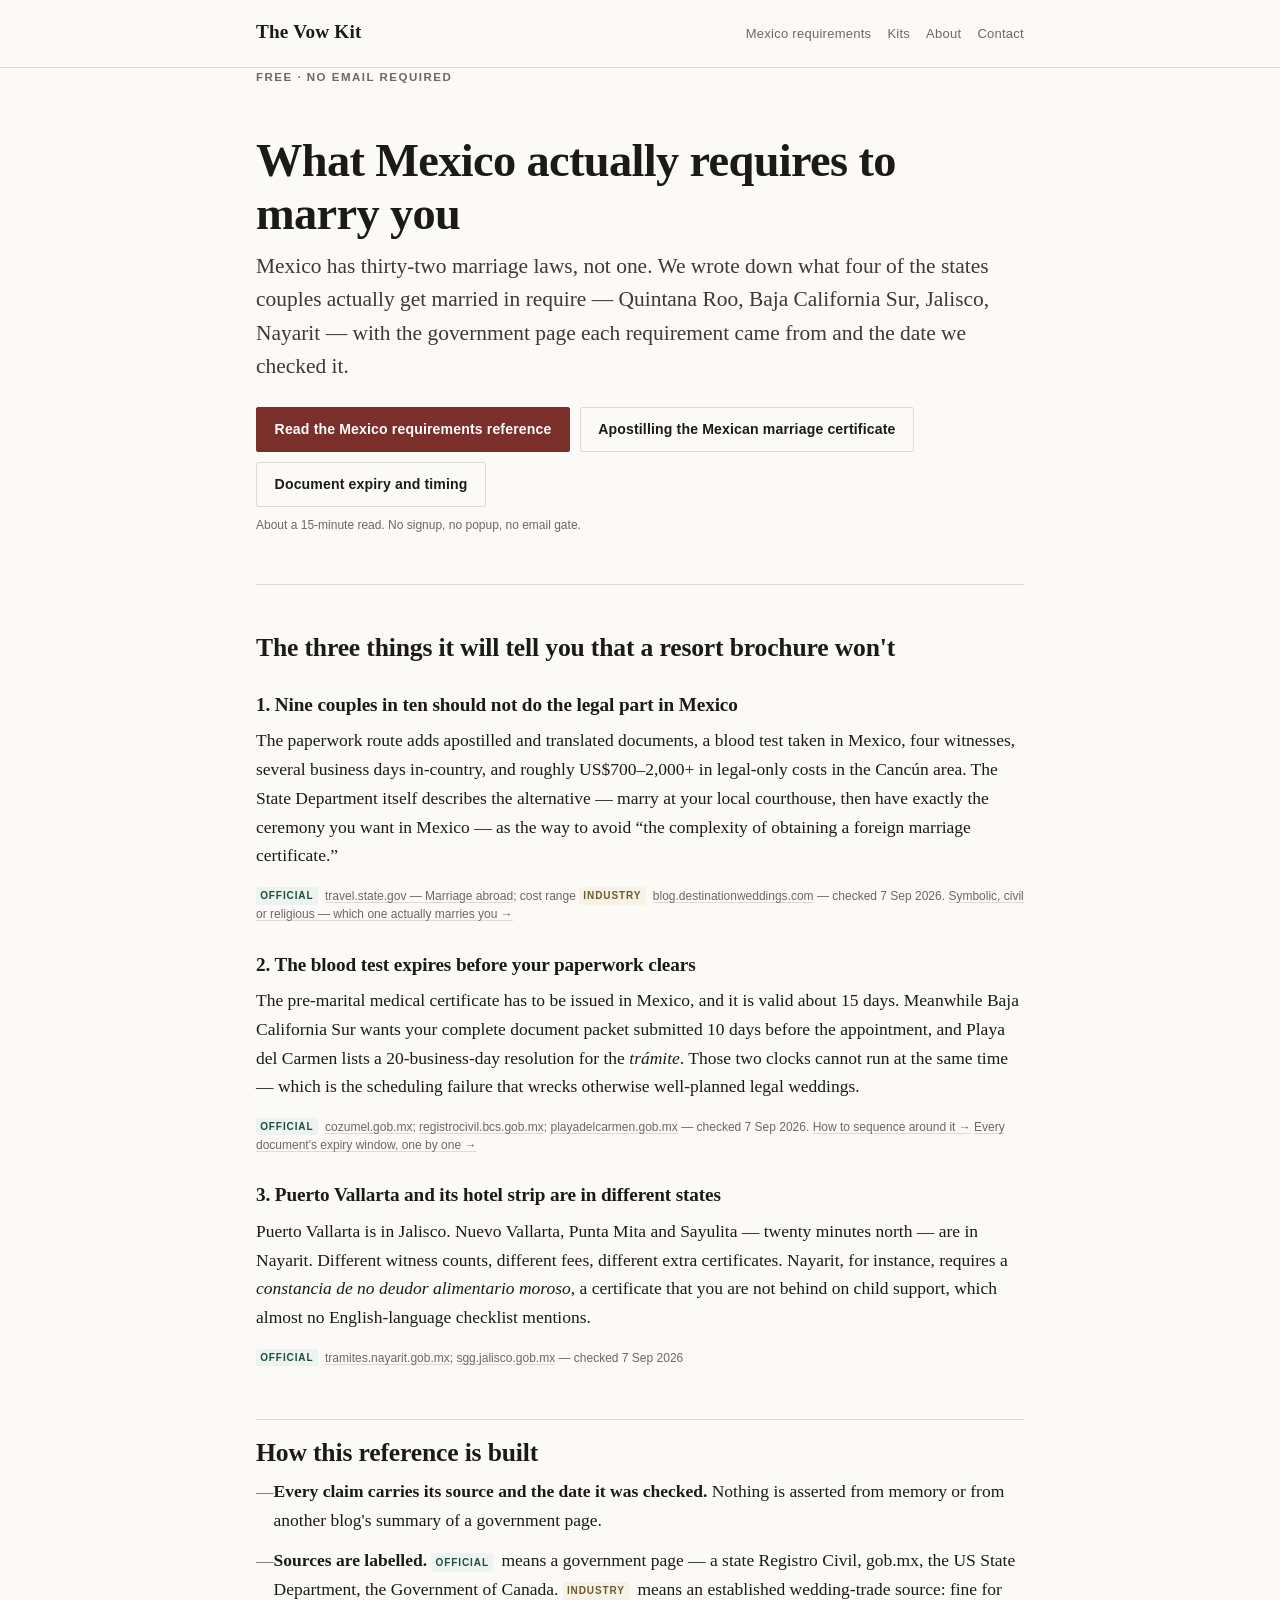
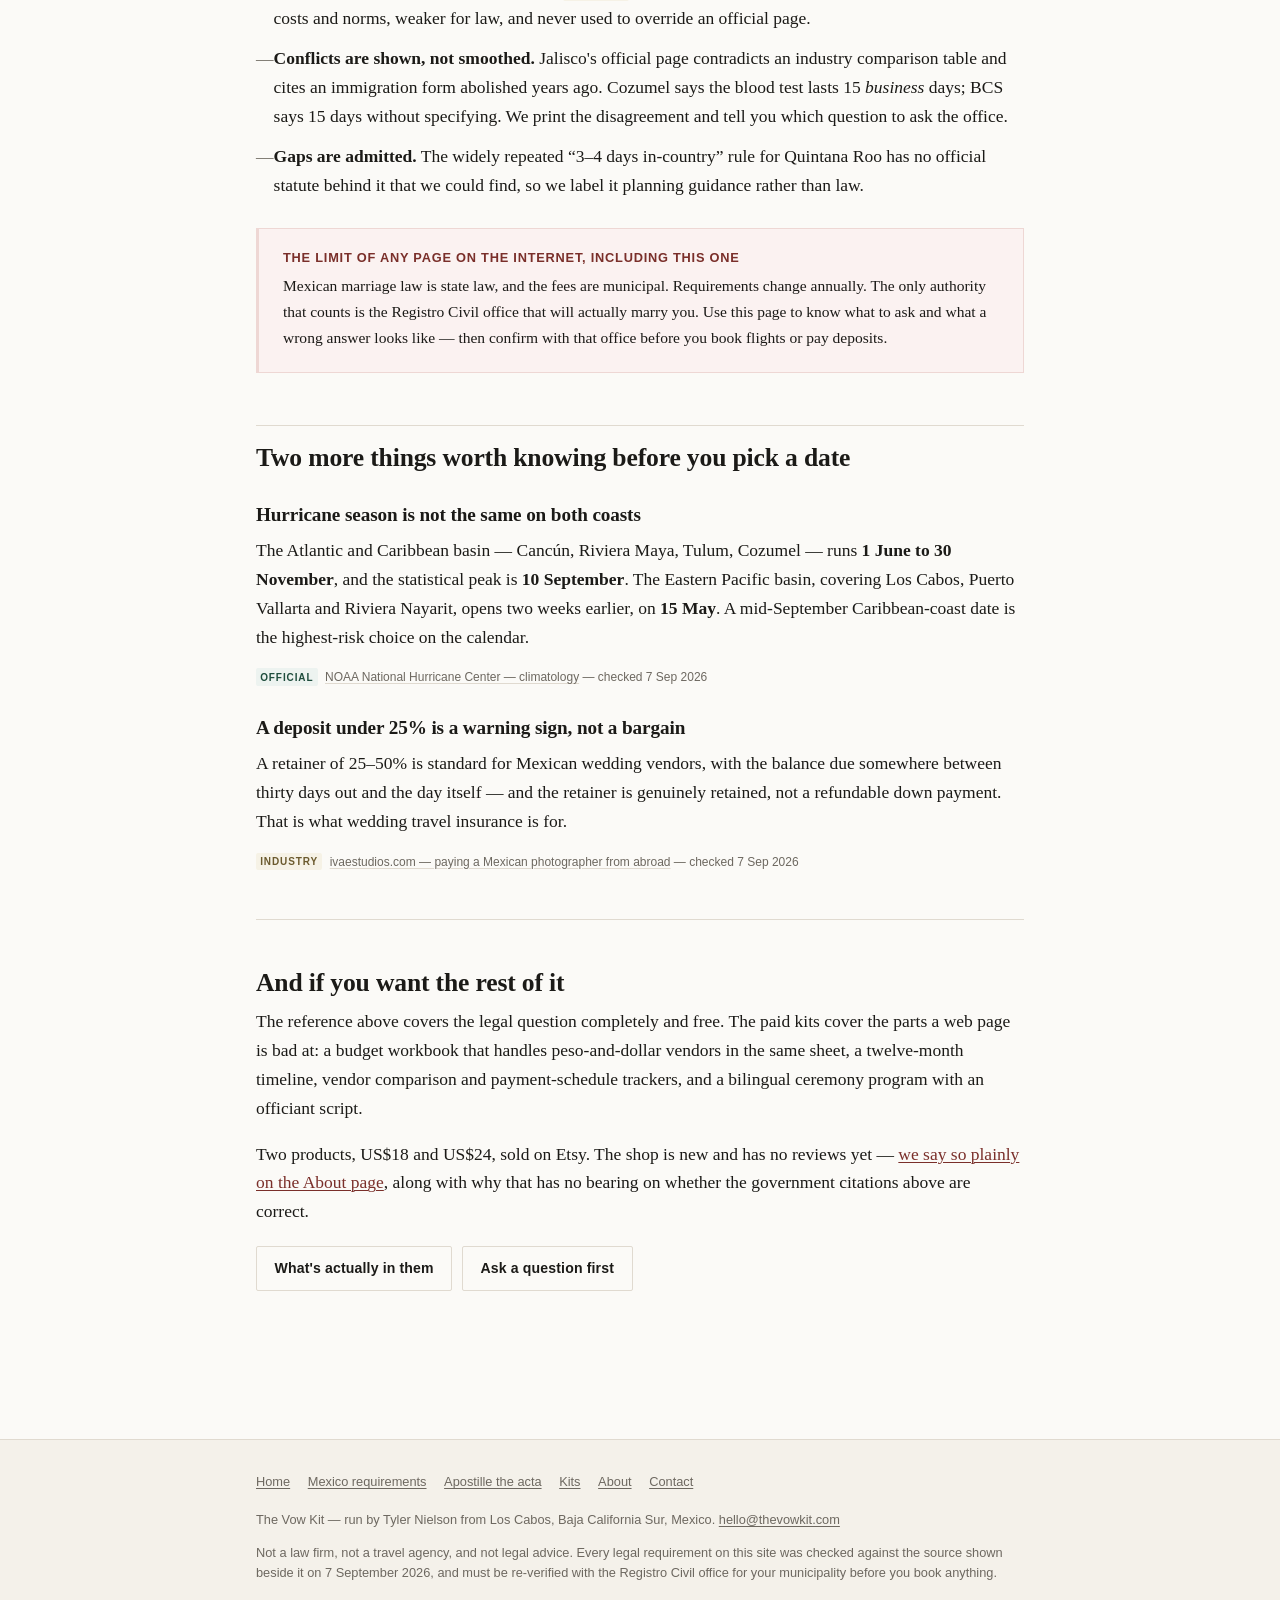
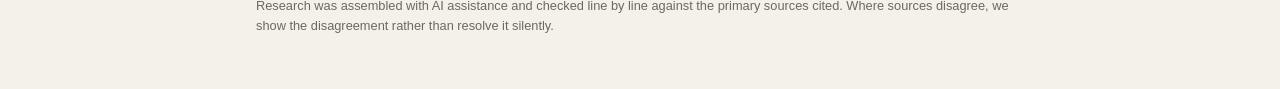
<file: index.html>
<!DOCTYPE html>
<html lang="en">
<head>
<meta charset="utf-8">
<meta name="viewport" content="width=device-width, initial-scale=1">
<title>The Vow Kit — A cited reference for DIY destination weddings in Mexico</title>
<meta name="description" content="A free, fully cited reference on getting legally married in Mexico: civil vs symbolic, requirements for four states, apostille lead times, and the 15-day blood-test trap. Every claim shows its source and check date.">
<link rel="canonical" href="https://thevowkit.com/">
<meta property="og:type" content="website">
<meta property="og:site_name" content="The Vow Kit">
<meta property="og:title" content="The Vow Kit — A cited reference for DIY destination weddings in Mexico">
<meta property="og:description" content="A free, fully cited reference on getting legally married in Mexico: civil vs symbolic, four states compared, apostille lead times, and the 15-day blood-test trap.">
<meta property="og:url" content="https://thevowkit.com/">
<meta property="og:locale" content="en_US">
<meta name="twitter:card" content="summary">
<meta name="twitter:title" content="The Vow Kit — A cited reference for DIY destination weddings in Mexico">
<meta name="twitter:description" content="Free and fully cited: civil vs symbolic, four states compared, apostille lead times, and the 15-day blood-test trap.">
<link rel="icon" href="favicon.svg" type="image/svg+xml">
<link rel="stylesheet" href="assets/css/site.css">
</head>
<body>
<a class="skip" href="#main">Skip to content</a>

<header class="masthead">
  <div class="wrap wrap-wide">
    <a class="wordmark" href="index.html" aria-current="page">The Vow Kit</a>
    <nav aria-label="Primary">
      <ul>
        <li><a href="mexico-marriage-requirements.html">Mexico requirements</a></li>
        <li><a href="kits.html">Kits</a></li>
        <li><a href="about.html">About</a></li>
        <li><a href="contact.html">Contact</a></li>
      </ul>
    </nav>
  </div>
</header>

<main id="main">
<div class="wrap wrap-wide">

  <p class="eyebrow">Free · No email required</p>
  <h1>What Mexico actually requires to marry you</h1>
  <p class="standfirst">Mexico has thirty-two marriage laws, not one. We wrote down what four of the states couples actually get married in require — Quintana Roo, Baja California Sur, Jalisco, Nayarit — with the government page each requirement came from and the date we checked it.</p>

  <div class="btnrow">
    <a class="btn" href="mexico-marriage-requirements.html">Read the Mexico requirements reference</a>
    <a class="btn btn-ghost" href="apostille-mexican-marriage-certificate.html">Apostilling the Mexican marriage certificate</a>
    <a class="btn btn-ghost" href="mexico-marriage-document-expiry.html">Document expiry and timing</a>
  </div>
  <p class="btnnote">About a 15-minute read. No signup, no popup, no email gate.</p>

  <hr class="div">

  <section>
  <h2 class="plain">The three things it will tell you that a resort brochure won't</h2>

  <h3>1. Nine couples in ten should not do the legal part in Mexico</h3>
  <p>The paperwork route adds apostilled and translated documents, a blood test taken in Mexico, four witnesses, several business days in-country, and roughly US$700–2,000+ in legal-only costs in the Cancún area. The State Department itself describes the alternative — marry at your local courthouse, then have exactly the ceremony you want in Mexico — as the way to avoid &ldquo;the complexity of obtaining a foreign marriage certificate.&rdquo;</p>
  <p class="cite"><span class="tag tag-official">Official</span> <a href="https://travel.state.gov/en/international-travel/living-abroad/marriage.html" rel="noopener">travel.state.gov — Marriage abroad</a>; cost range <span class="tag tag-industry">Industry</span> <a href="https://blog.destinationweddings.com/how-to-legally-get-married-in-cancun" rel="nofollow noopener">blog.destinationweddings.com</a> — checked 7 Sep 2026. <a href="symbolic-vs-civil-wedding-mexico.html">Symbolic, civil or religious — which one actually marries you →</a></p>

  <h3>2. The blood test expires before your paperwork clears</h3>
  <p>The pre-marital medical certificate has to be issued in Mexico, and it is valid about 15 days. Meanwhile Baja California Sur wants your complete document packet submitted 10 days before the appointment, and Playa del Carmen lists a 20-business-day resolution for the <em>trámite</em>. Those two clocks cannot run at the same time — which is the scheduling failure that wrecks otherwise well-planned legal weddings.</p>
  <p class="cite"><span class="tag tag-official">Official</span> <a href="https://cozumel.gob.mx/oficina/registro-de-matrimonio-mixto-mexicano-extranjero/" rel="noopener">cozumel.gob.mx</a>; <a href="https://registrocivil.bcs.gob.mx/registro-de-matrimonios-2/" rel="noopener">registrocivil.bcs.gob.mx</a>; <a href="https://playadelcarmen.gob.mx/mpdc-sg-rc-meo-010" rel="noopener">playadelcarmen.gob.mx</a> — checked 7 Sep 2026. <a href="mexico-marriage-requirements.html#blood-test">How to sequence around it →</a> <a href="mexico-marriage-document-expiry.html">Every document's expiry window, one by one →</a></p>

  <h3>3. Puerto Vallarta and its hotel strip are in different states</h3>
  <p>Puerto Vallarta is in Jalisco. Nuevo Vallarta, Punta Mita and Sayulita — twenty minutes north — are in Nayarit. Different witness counts, different fees, different extra certificates. Nayarit, for instance, requires a <em>constancia de no deudor alimentario moroso</em>, a certificate that you are not behind on child support, which almost no English-language checklist mentions.</p>
  <p class="cite"><span class="tag tag-official">Official</span> <a href="https://tramites.nayarit.gob.mx/ciudadano/ficha/192" rel="noopener">tramites.nayarit.gob.mx</a>; <a href="https://sgg.jalisco.gob.mx/acerca/areas-de-la-secretaria/direccion-general-del-registro-civil1/registro-de-matrimonio" rel="noopener">sgg.jalisco.gob.mx</a> — checked 7 Sep 2026</p>
  </section>

  <section>
  <h2>How this reference is built</h2>
  <ul class="lede-list">
    <li><strong>Every claim carries its source and the date it was checked.</strong> Nothing is asserted from memory or from another blog's summary of a government page.</li>
    <li><strong>Sources are labelled.</strong> <span class="tag tag-official">Official</span> means a government page — a state Registro Civil, gob.mx, the US State Department, the Government of Canada. <span class="tag tag-industry">Industry</span> means an established wedding-trade source: fine for costs and norms, weaker for law, and never used to override an official page.</li>
    <li><strong>Conflicts are shown, not smoothed.</strong> Jalisco's official page contradicts an industry comparison table and cites an immigration form abolished years ago. Cozumel says the blood test lasts 15 <em>business</em> days; BCS says 15 days without specifying. We print the disagreement and tell you which question to ask the office.</li>
    <li><strong>Gaps are admitted.</strong> The widely repeated &ldquo;3–4 days in-country&rdquo; rule for Quintana Roo has no official statute behind it that we could find, so we label it planning guidance rather than law.</li>
  </ul>

  <div class="callout callout-warn">
    <h3>The limit of any page on the internet, including this one</h3>
    <p>Mexican marriage law is state law, and the fees are municipal. Requirements change annually. The only authority that counts is the Registro Civil office that will actually marry you. Use this page to know what to ask and what a wrong answer looks like — then confirm with that office before you book flights or pay deposits.</p>
  </div>
  </section>

  <section>
  <h2>Two more things worth knowing before you pick a date</h2>

  <h3>Hurricane season is not the same on both coasts</h3>
  <p>The Atlantic and Caribbean basin — Cancún, Riviera Maya, Tulum, Cozumel — runs <strong>1 June to 30 November</strong>, and the statistical peak is <strong>10 September</strong>. The Eastern Pacific basin, covering Los Cabos, Puerto Vallarta and Riviera Nayarit, opens two weeks earlier, on <strong>15 May</strong>. A mid-September Caribbean-coast date is the highest-risk choice on the calendar.</p>
  <p class="cite"><span class="tag tag-official">Official</span> <a href="https://nhc.noaa.gov/climo?text=" rel="noopener">NOAA National Hurricane Center — climatology</a> — checked 7 Sep 2026</p>

  <h3>A deposit under 25% is a warning sign, not a bargain</h3>
  <p>A retainer of 25–50% is standard for Mexican wedding vendors, with the balance due somewhere between thirty days out and the day itself — and the retainer is genuinely retained, not a refundable down payment. That is what wedding travel insurance is for.</p>
  <p class="cite"><span class="tag tag-industry">Industry</span> <a href="https://ivaestudios.com/blog/paying-a-mexican-photographer-from-abroad" rel="nofollow noopener">ivaestudios.com — paying a Mexican photographer from abroad</a> — checked 7 Sep 2026</p>
  </section>

  <hr class="div">

  <section>
  <h2 class="plain">And if you want the rest of it</h2>
  <p>The reference above covers the legal question completely and free. The paid kits cover the parts a web page is bad at: a budget workbook that handles peso-and-dollar vendors in the same sheet, a twelve-month timeline, vendor comparison and payment-schedule trackers, and a bilingual ceremony program with an officiant script.</p>
  <p>Two products, US$18 and US$24, sold on Etsy. The shop is new and has no reviews yet — <a href="about.html">we say so plainly on the About page</a>, along with why that has no bearing on whether the government citations above are correct.</p>
  <div class="btnrow">
    <a class="btn btn-ghost" href="kits.html">What's actually in them</a>
    <a class="btn btn-ghost" href="contact.html">Ask a question first</a>
  </div>
  </section>

</div>
</main>

<footer class="sitefoot">
  <div class="wrap wrap-wide">
    <ul>
      <li><a href="index.html">Home</a></li>
      <li><a href="mexico-marriage-requirements.html">Mexico requirements</a></li>
      <li><a href="apostille-mexican-marriage-certificate.html">Apostille the acta</a></li>
      <li><a href="kits.html">Kits</a></li>
      <li><a href="about.html">About</a></li>
      <li><a href="contact.html">Contact</a></li>
    </ul>
    <p>The Vow Kit — run by Tyler Nielson from Los Cabos, Baja California Sur, Mexico. <a href="mailto:hello@thevowkit.com">hello@thevowkit.com</a></p>
    <p>Not a law firm, not a travel agency, and not legal advice. Every legal requirement on this site was checked against the source shown beside it on 7 September 2026, and must be re-verified with the Registro Civil office for your municipality before you book anything.</p>
    <p>Research was assembled with AI assistance and checked line by line against the primary sources cited. Where sources disagree, we show the disagreement rather than resolve it silently.</p>
  </div>
</footer>

</body>
</html>
</file>
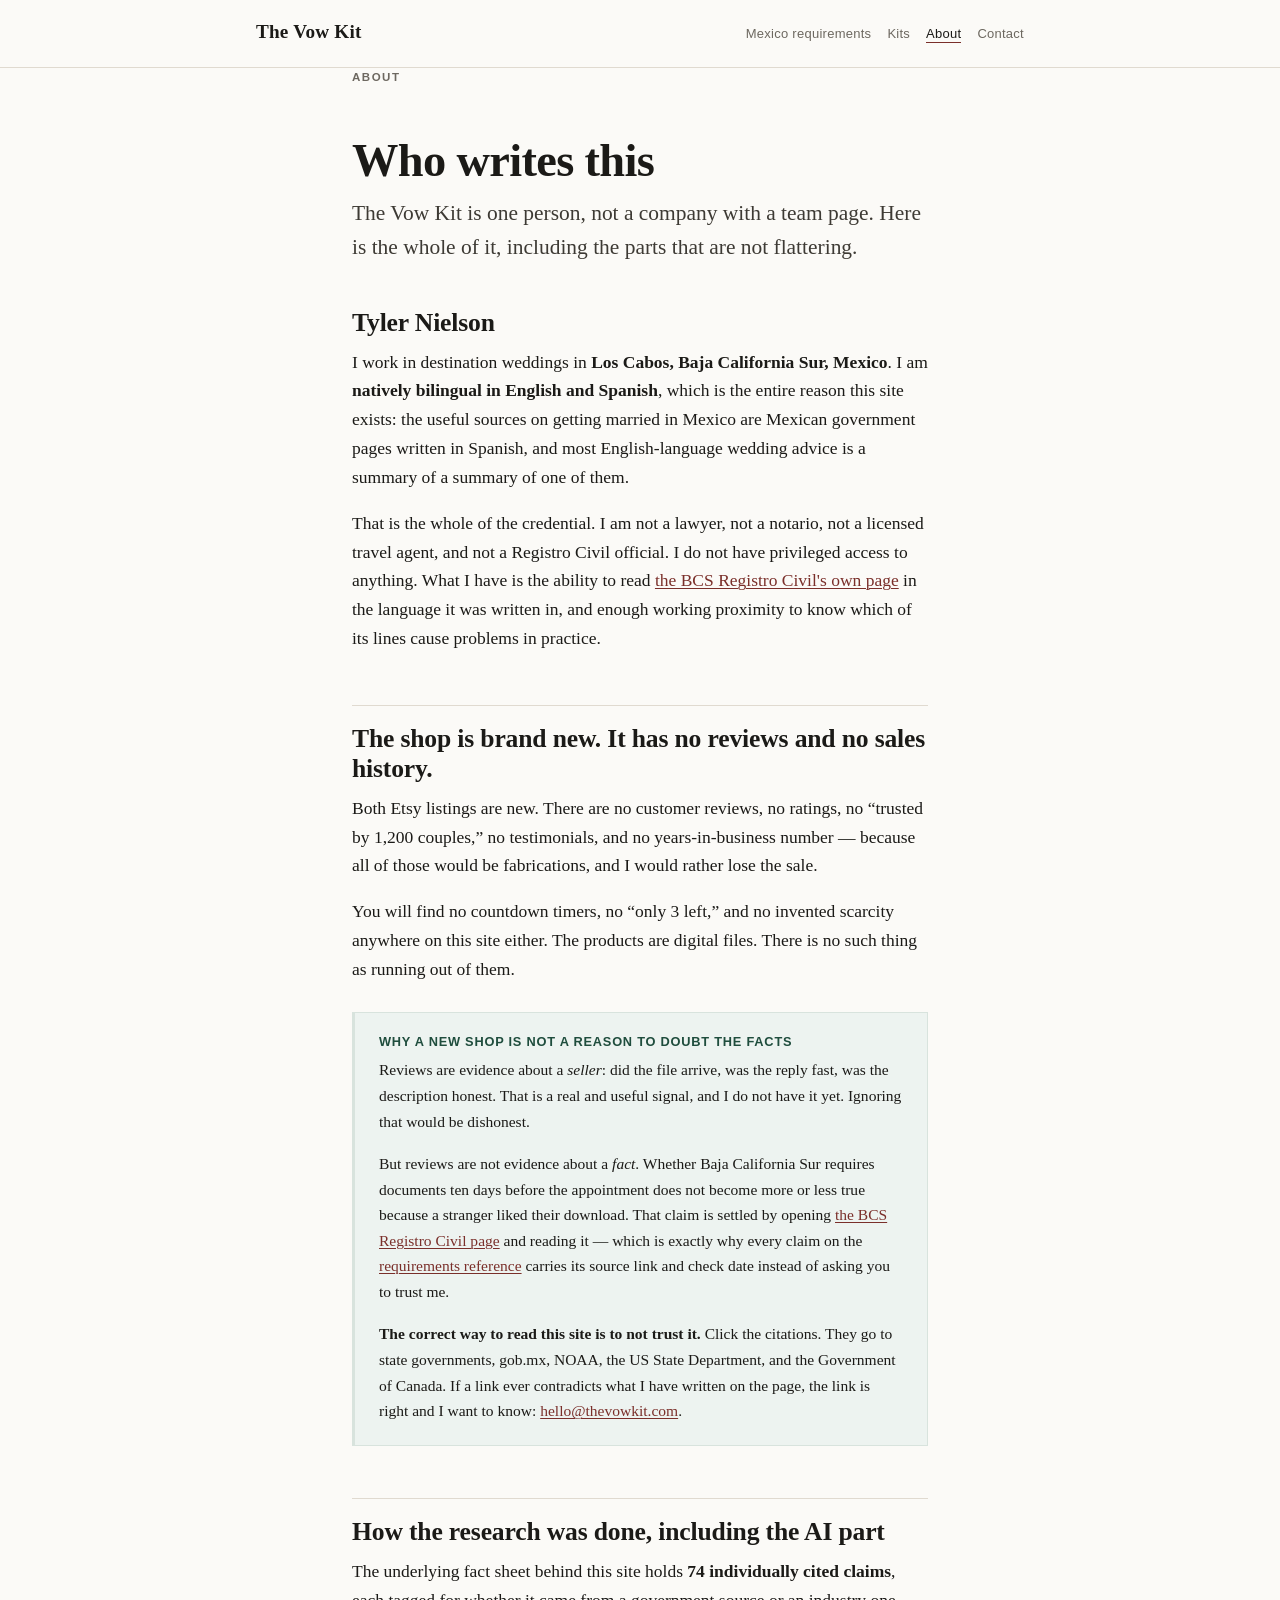
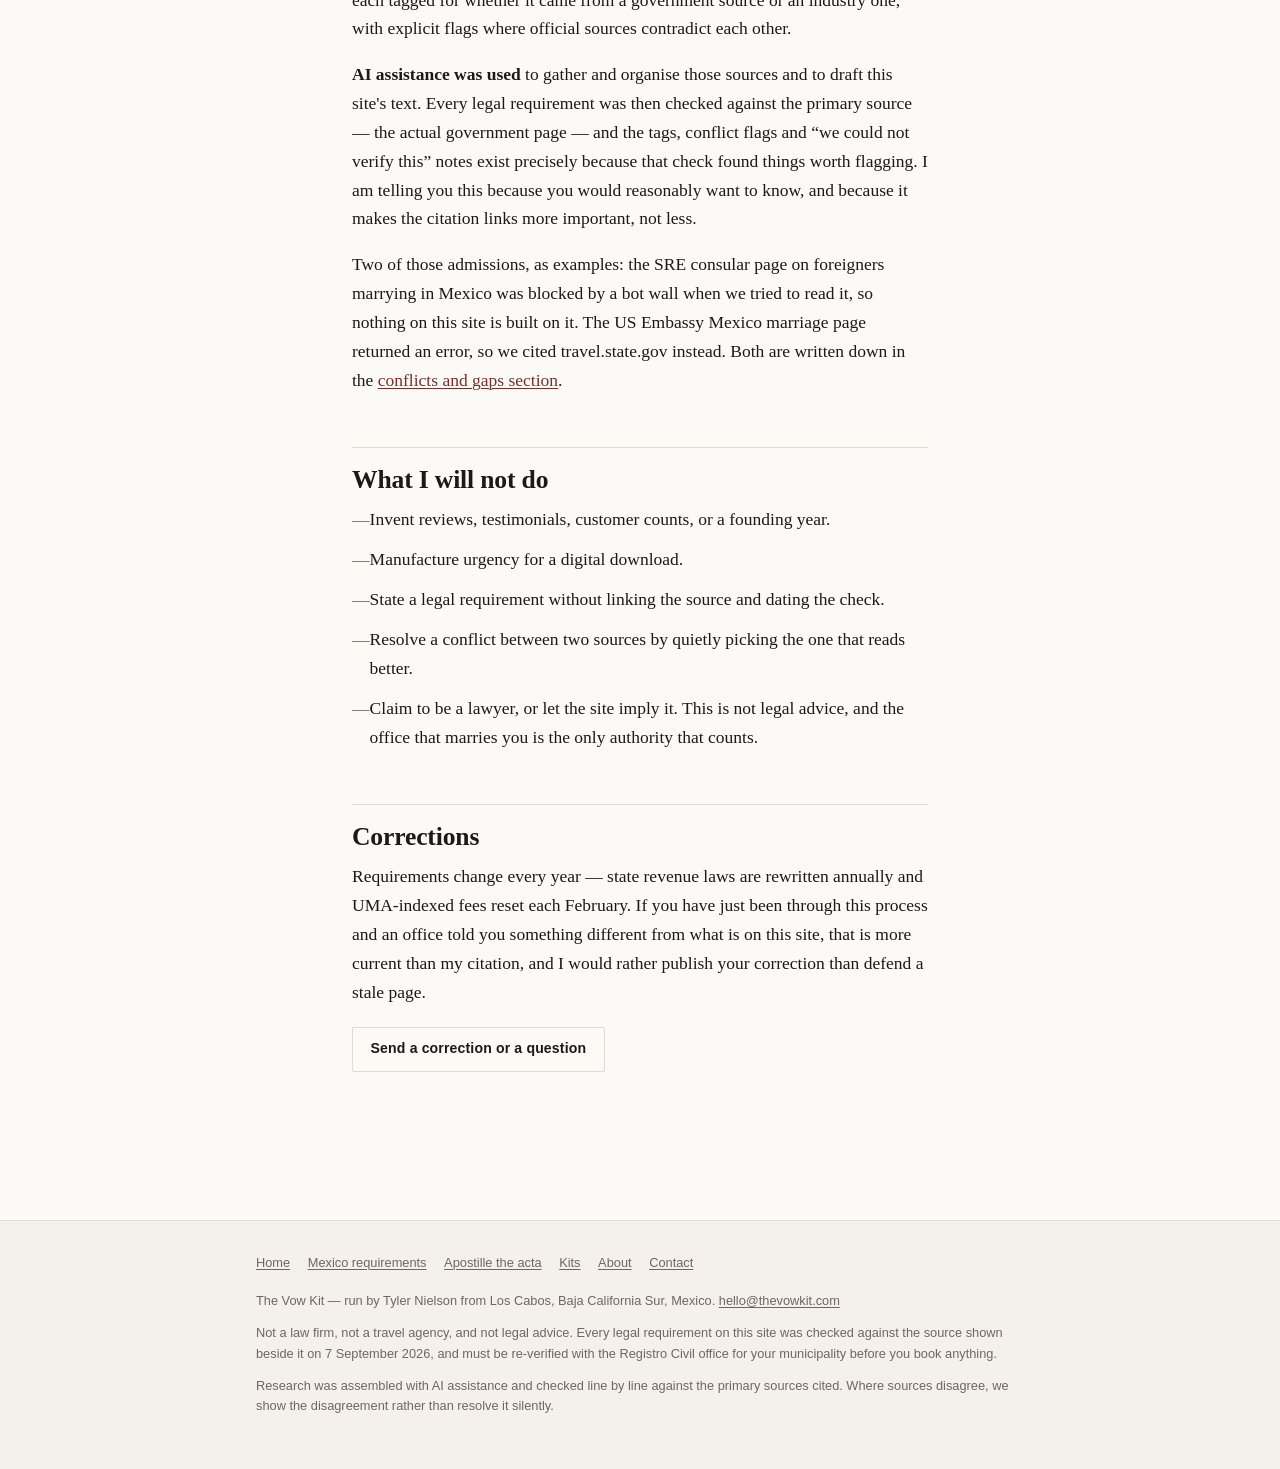
<file: about.html>
<!DOCTYPE html>
<html lang="en">
<head>
<meta charset="utf-8">
<meta name="viewport" content="width=device-width, initial-scale=1">
<title>About — who writes this, and why a new shop can still be right</title>
<meta name="description" content="The Vow Kit is run by Tyler Nielson, who works in destination weddings in Los Cabos, Mexico, and is natively bilingual. The shop is brand new with no reviews. Here is why that is not a reason to doubt the cited facts.">
<link rel="canonical" href="https://thevowkit.com/about.html">
<meta property="og:type" content="profile">
<meta property="og:site_name" content="The Vow Kit">
<meta property="og:title" content="About The Vow Kit — honest credentials, brand-new shop">
<meta property="og:description" content="Run by Tyler Nielson, who works in destination weddings in Los Cabos and is natively bilingual. New shop, no reviews yet — and why that is separate from whether the citations check out.">
<meta property="og:url" content="https://thevowkit.com/about.html">
<meta property="og:locale" content="en_US">
<meta name="twitter:card" content="summary">
<meta name="twitter:title" content="About The Vow Kit — honest credentials, brand-new shop">
<meta name="twitter:description" content="Who writes this, what he actually does, and why a shop with no reviews can still be checked line by line.">
<link rel="icon" href="favicon.svg" type="image/svg+xml">
<link rel="stylesheet" href="assets/css/site.css">
</head>
<body>
<a class="skip" href="#main">Skip to content</a>

<header class="masthead">
  <div class="wrap wrap-wide">
    <a class="wordmark" href="index.html">The Vow Kit</a>
    <nav aria-label="Primary">
      <ul>
        <li><a href="mexico-marriage-requirements.html">Mexico requirements</a></li>
        <li><a href="kits.html">Kits</a></li>
        <li><a href="about.html" aria-current="page">About</a></li>
        <li><a href="contact.html">Contact</a></li>
      </ul>
    </nav>
  </div>
</header>

<main id="main">
<div class="wrap">

  <p class="eyebrow">About</p>
  <h1>Who writes this</h1>
  <p class="standfirst">The Vow Kit is one person, not a company with a team page. Here is the whole of it, including the parts that are not flattering.</p>

  <section>
  <h2 class="plain">Tyler Nielson</h2>
  <p>I work in destination weddings in <strong>Los Cabos, Baja California Sur, Mexico</strong>. I am <strong>natively bilingual in English and Spanish</strong>, which is the entire reason this site exists: the useful sources on getting married in Mexico are Mexican government pages written in Spanish, and most English-language wedding advice is a summary of a summary of one of them.</p>
  <p>That is the whole of the credential. I am not a lawyer, not a notario, not a licensed travel agent, and not a Registro Civil official. I do not have privileged access to anything. What I have is the ability to read <a href="https://registrocivil.bcs.gob.mx/registro-de-matrimonios-2/" rel="noopener">the BCS Registro Civil's own page</a> in the language it was written in, and enough working proximity to know which of its lines cause problems in practice.</p>
  </section>

  <section>
  <h2>The shop is brand new. It has no reviews and no sales history.</h2>
  <p>Both Etsy listings are new. There are no customer reviews, no ratings, no &ldquo;trusted by 1,200 couples,&rdquo; no testimonials, and no years-in-business number — because all of those would be fabrications, and I would rather lose the sale.</p>
  <p>You will find no countdown timers, no &ldquo;only 3 left,&rdquo; and no invented scarcity anywhere on this site either. The products are digital files. There is no such thing as running out of them.</p>

  <div class="callout callout-note">
    <h3>Why a new shop is not a reason to doubt the facts</h3>
    <p>Reviews are evidence about a <em>seller</em>: did the file arrive, was the reply fast, was the description honest. That is a real and useful signal, and I do not have it yet. Ignoring that would be dishonest.</p>
    <p>But reviews are not evidence about a <em>fact</em>. Whether Baja California Sur requires documents ten days before the appointment does not become more or less true because a stranger liked their download. That claim is settled by opening <a href="https://registrocivil.bcs.gob.mx/registro-de-matrimonios-2/" rel="noopener">the BCS Registro Civil page</a> and reading it — which is exactly why every claim on the <a href="mexico-marriage-requirements.html">requirements reference</a> carries its source link and check date instead of asking you to trust me.</p>
    <p><strong>The correct way to read this site is to not trust it.</strong> Click the citations. They go to state governments, gob.mx, NOAA, the US State Department, and the Government of Canada. If a link ever contradicts what I have written on the page, the link is right and I want to know: <a href="mailto:hello@thevowkit.com?subject=Correction%20on%20thevowkit.com">hello@thevowkit.com</a>.</p>
  </div>
  </section>

  <section>
  <h2>How the research was done, including the AI part</h2>
  <p>The underlying fact sheet behind this site holds <strong>74 individually cited claims</strong>, each tagged for whether it came from a government source or an industry one, with explicit flags where official sources contradict each other.</p>
  <p><strong>AI assistance was used</strong> to gather and organise those sources and to draft this site's text. Every legal requirement was then checked against the primary source — the actual government page — and the tags, conflict flags and &ldquo;we could not verify this&rdquo; notes exist precisely because that check found things worth flagging. I am telling you this because you would reasonably want to know, and because it makes the citation links more important, not less.</p>
  <p>Two of those admissions, as examples: the SRE consular page on foreigners marrying in Mexico was blocked by a bot wall when we tried to read it, so nothing on this site is built on it. The US Embassy Mexico marriage page returned an error, so we cited travel.state.gov instead. Both are written down in the <a href="mexico-marriage-requirements.html#conflicts">conflicts and gaps section</a>.</p>
  </section>

  <section>
  <h2>What I will not do</h2>
  <ul class="lede-list">
    <li>Invent reviews, testimonials, customer counts, or a founding year.</li>
    <li>Manufacture urgency for a digital download.</li>
    <li>State a legal requirement without linking the source and dating the check.</li>
    <li>Resolve a conflict between two sources by quietly picking the one that reads better.</li>
    <li>Claim to be a lawyer, or let the site imply it. This is not legal advice, and the office that marries you is the only authority that counts.</li>
  </ul>
  </section>

  <section>
  <h2>Corrections</h2>
  <p>Requirements change every year — state revenue laws are rewritten annually and UMA-indexed fees reset each February. If you have just been through this process and an office told you something different from what is on this site, that is more current than my citation, and I would rather publish your correction than defend a stale page.</p>
  <div class="btnrow">
    <a class="btn btn-ghost" href="contact.html">Send a correction or a question</a>
  </div>
  </section>

</div>
</main>

<footer class="sitefoot">
  <div class="wrap wrap-wide">
    <ul>
      <li><a href="index.html">Home</a></li>
      <li><a href="mexico-marriage-requirements.html">Mexico requirements</a></li>
      <li><a href="apostille-mexican-marriage-certificate.html">Apostille the acta</a></li>
      <li><a href="kits.html">Kits</a></li>
      <li><a href="about.html">About</a></li>
      <li><a href="contact.html">Contact</a></li>
    </ul>
    <p>The Vow Kit — run by Tyler Nielson from Los Cabos, Baja California Sur, Mexico. <a href="mailto:hello@thevowkit.com">hello@thevowkit.com</a></p>
    <p>Not a law firm, not a travel agency, and not legal advice. Every legal requirement on this site was checked against the source shown beside it on 7 September 2026, and must be re-verified with the Registro Civil office for your municipality before you book anything.</p>
    <p>Research was assembled with AI assistance and checked line by line against the primary sources cited. Where sources disagree, we show the disagreement rather than resolve it silently.</p>
  </div>
</footer>

</body>
</html>
</file>
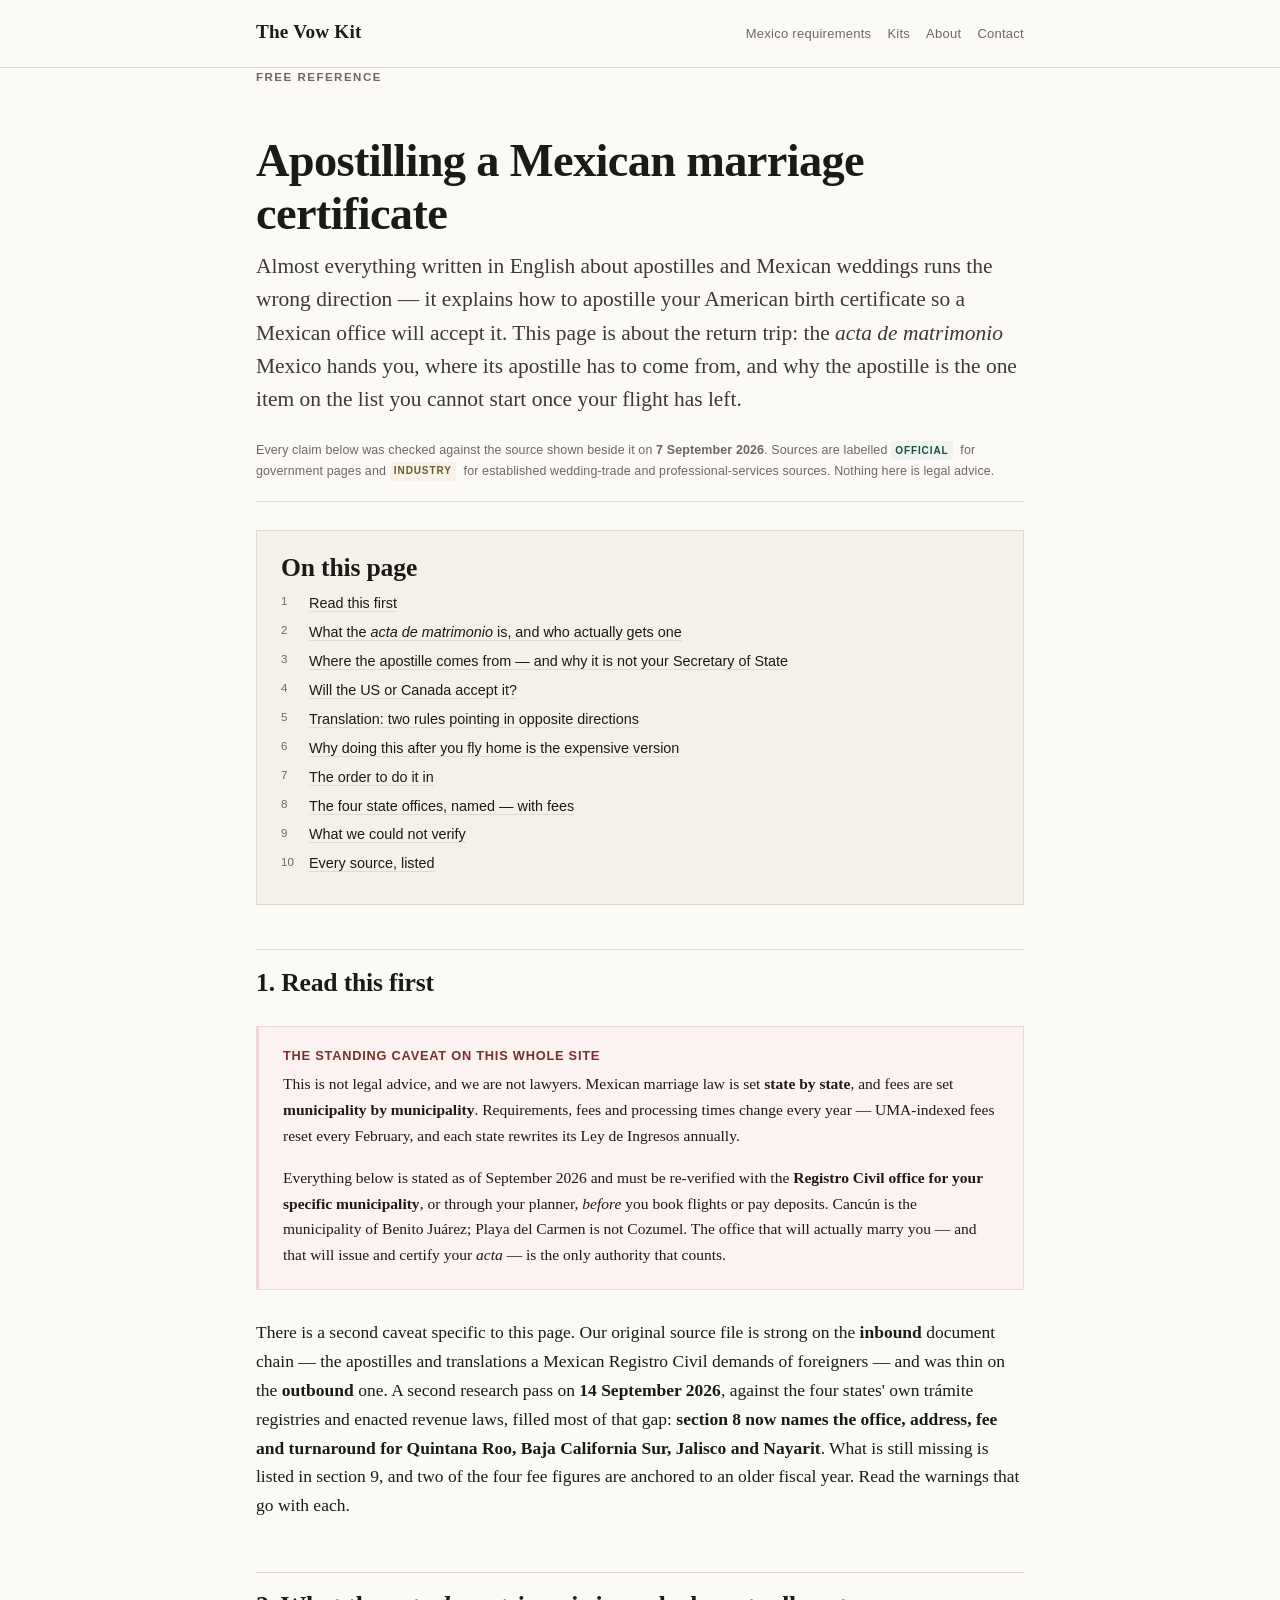
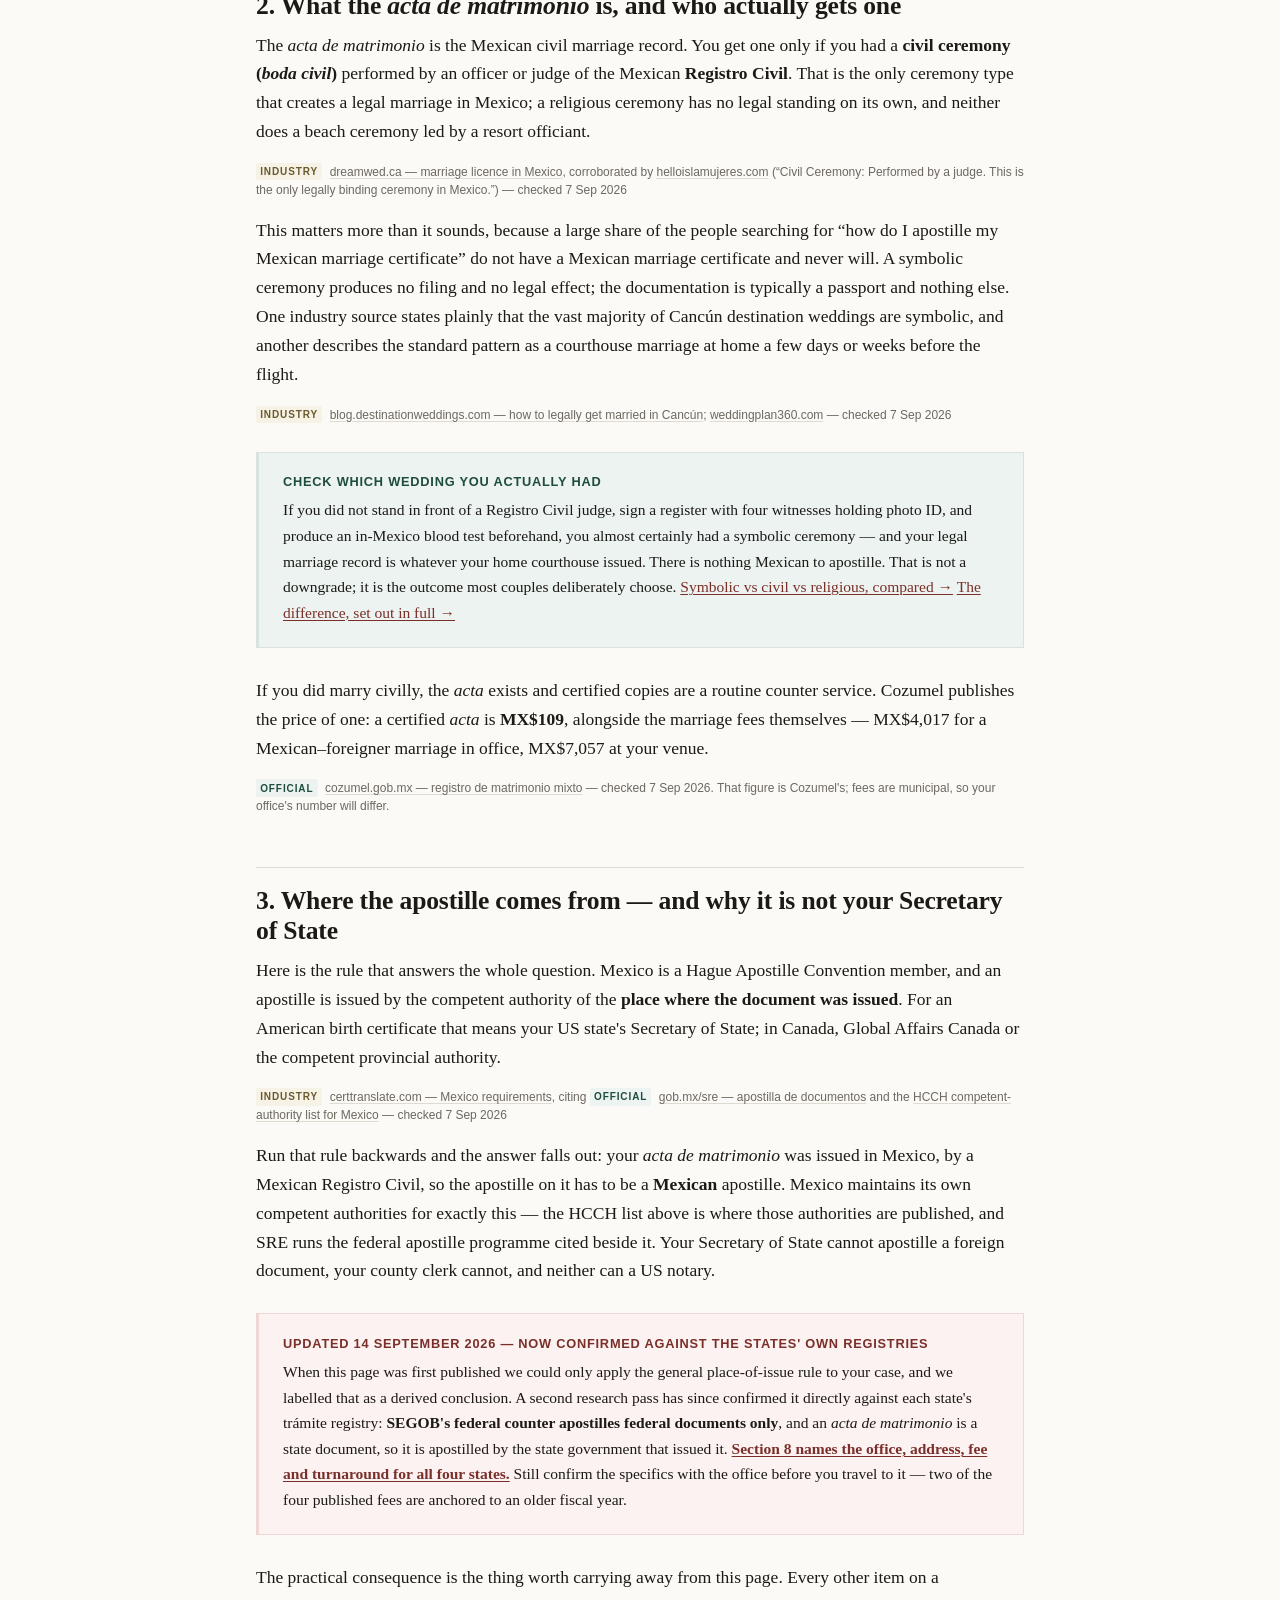
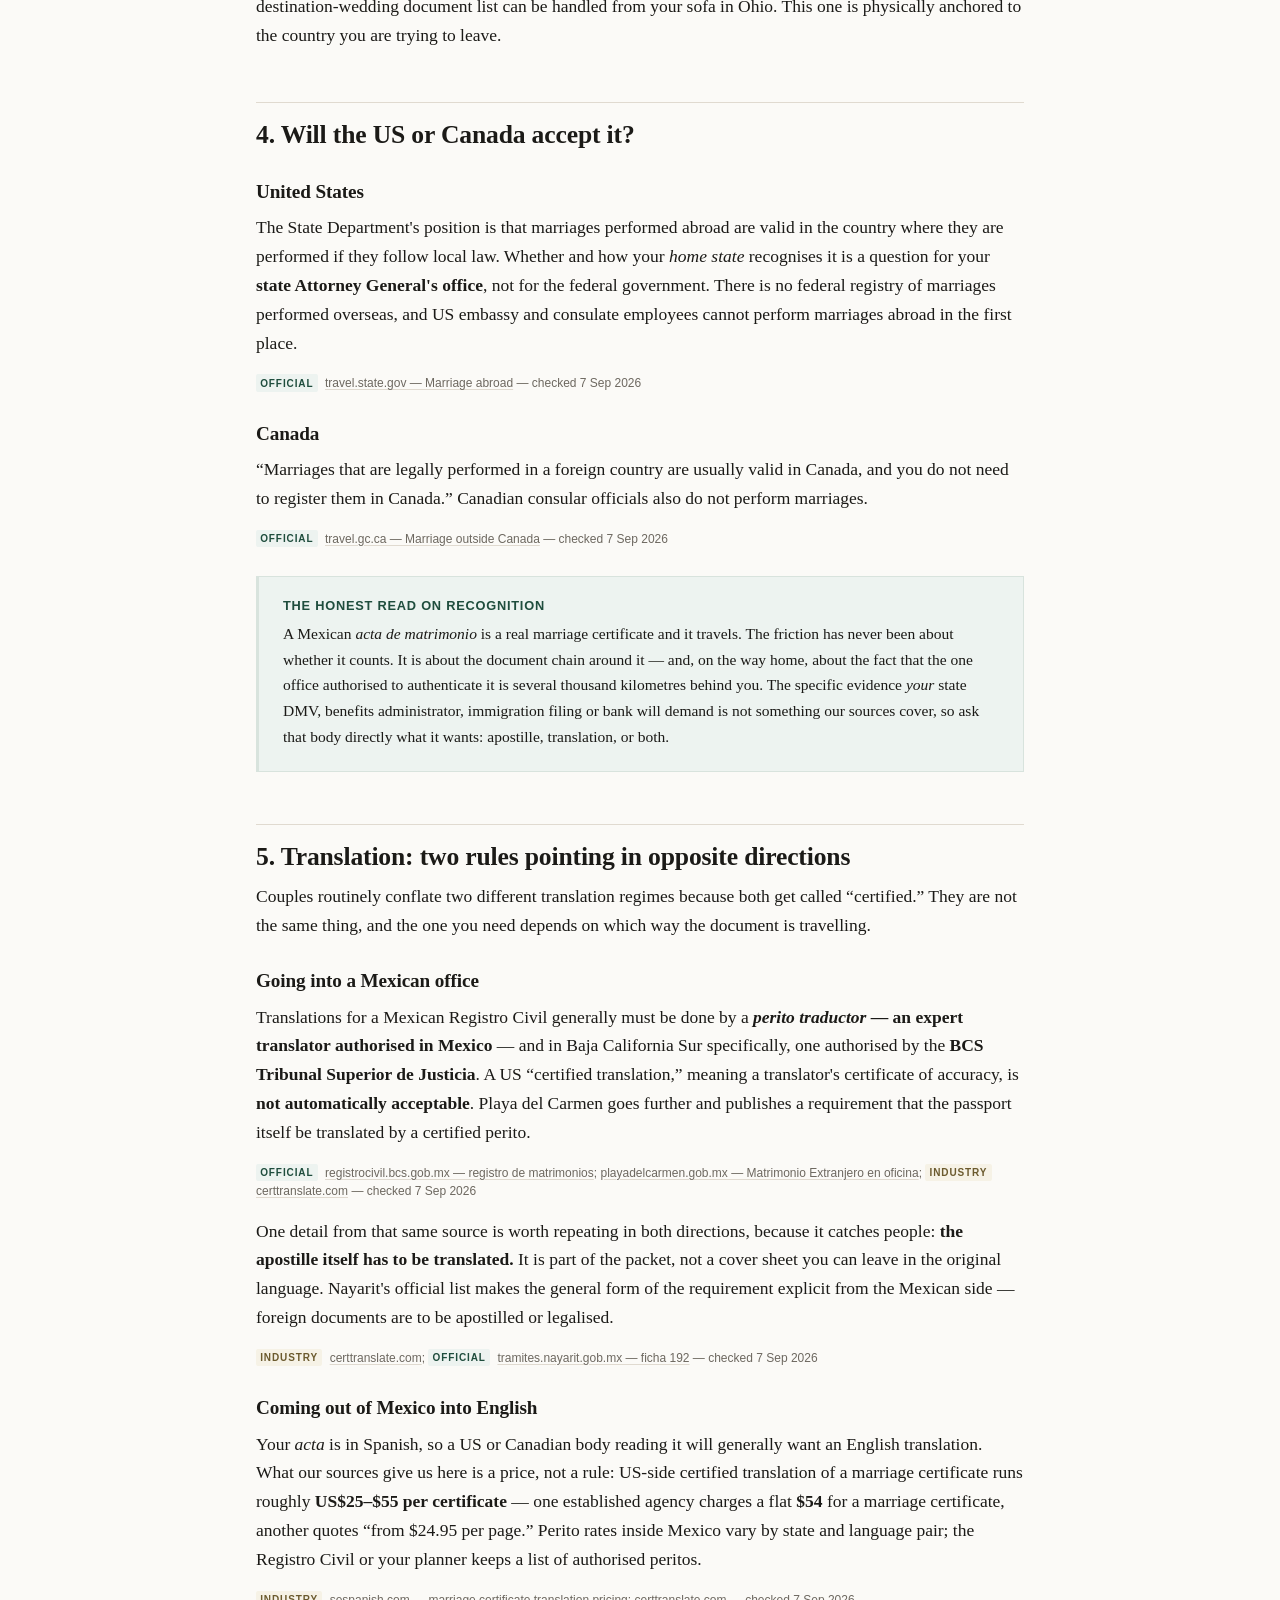
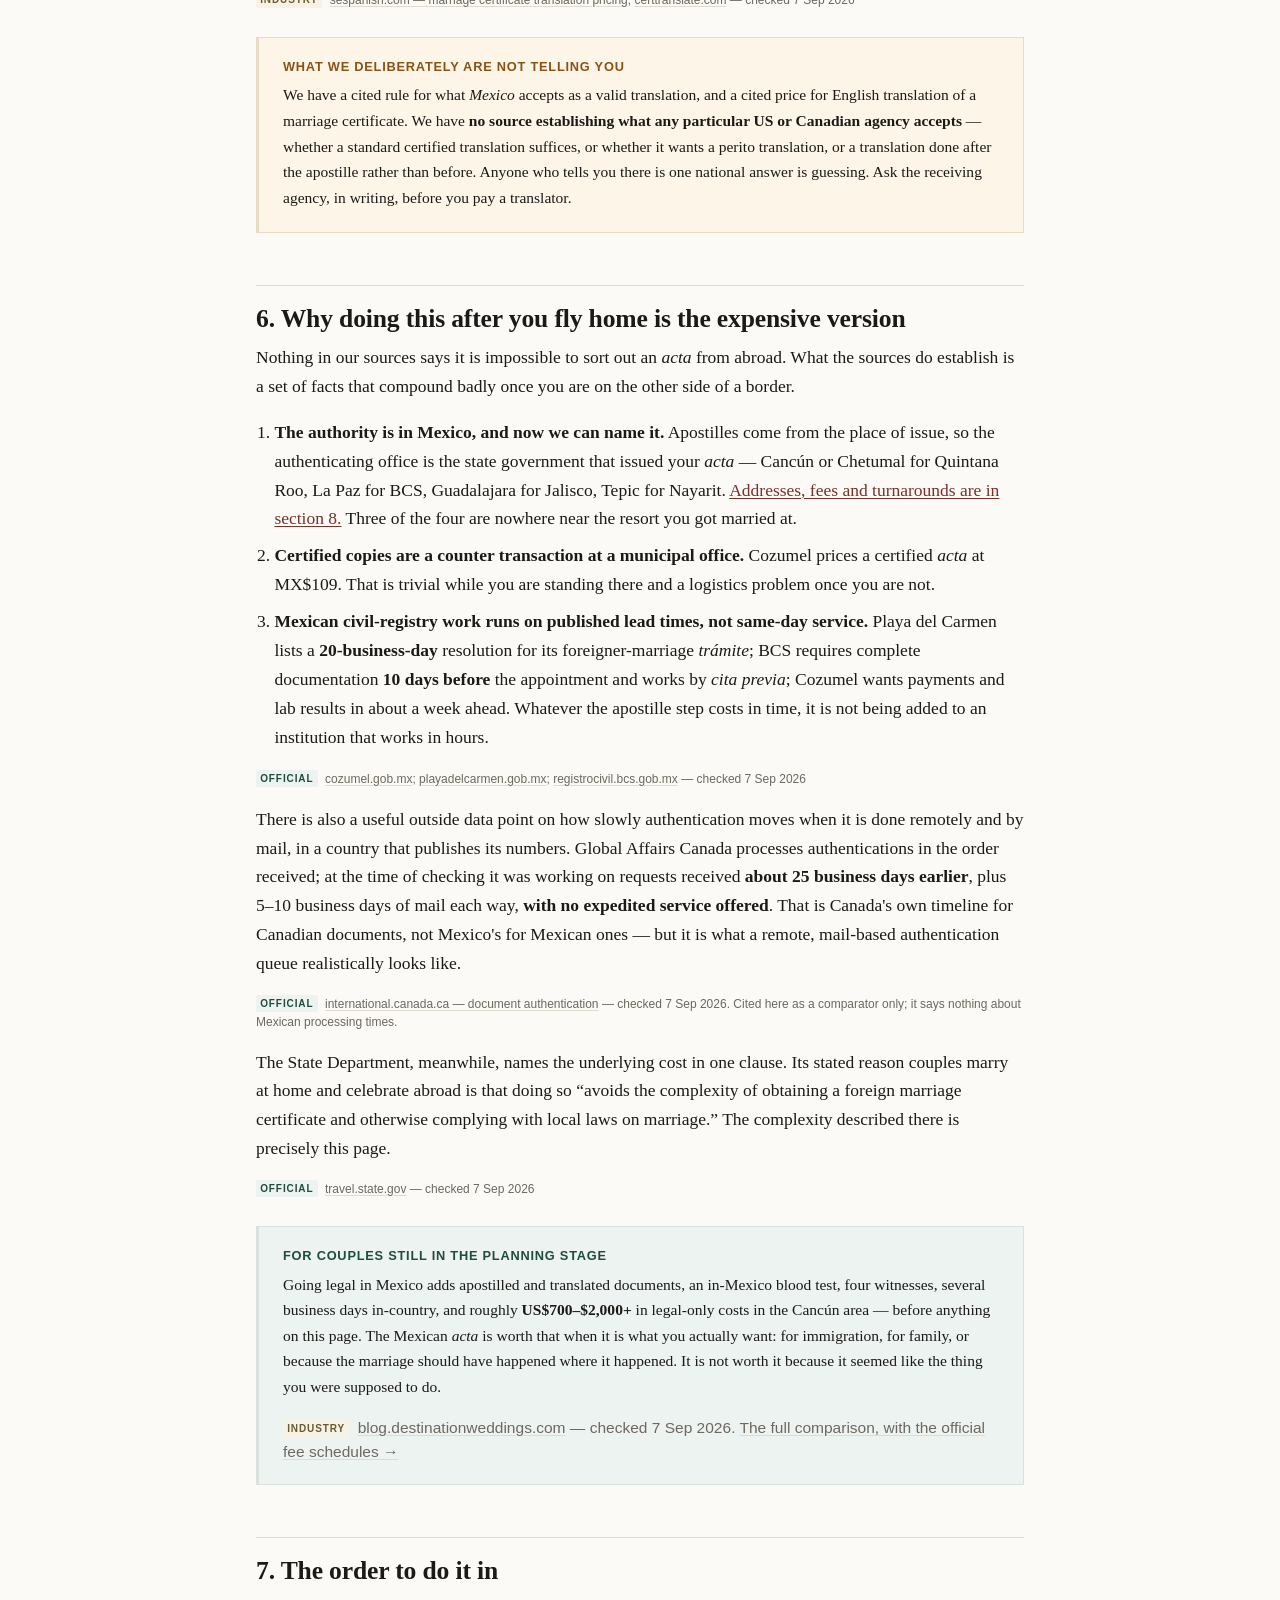
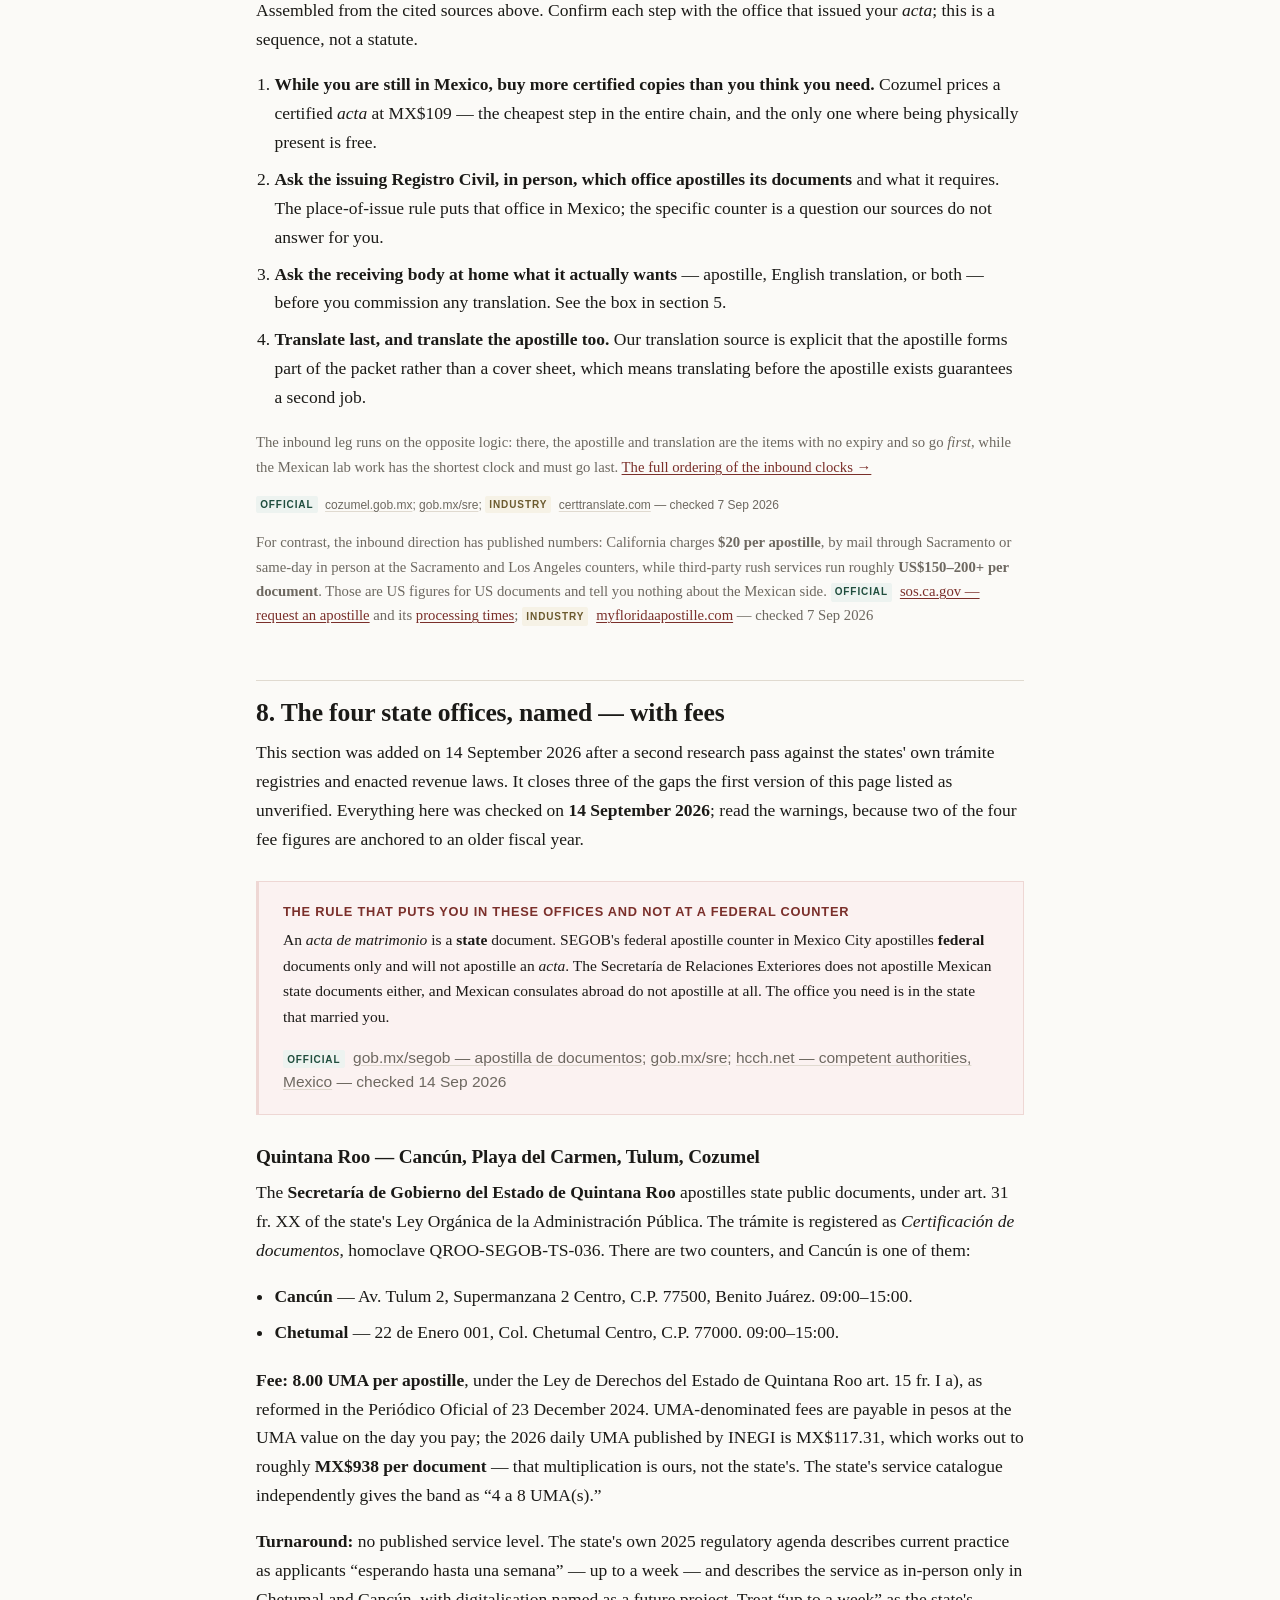
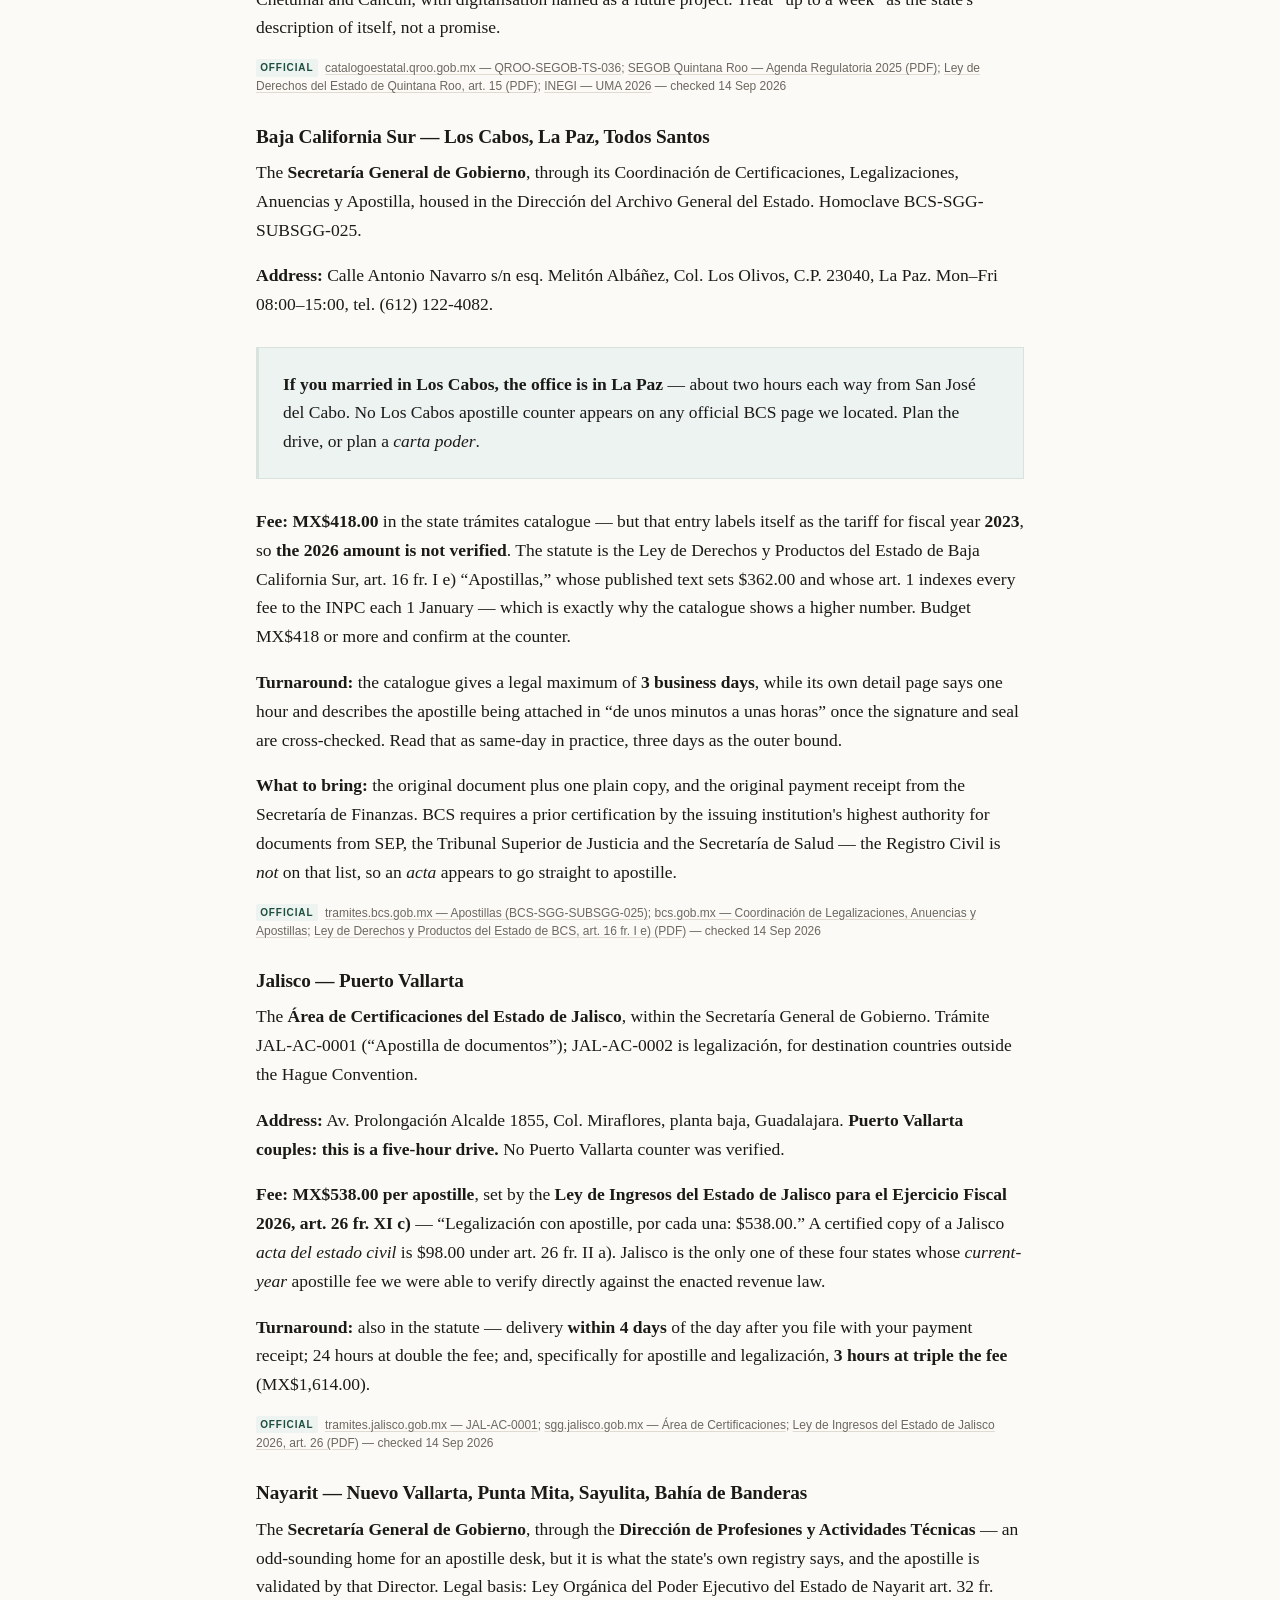
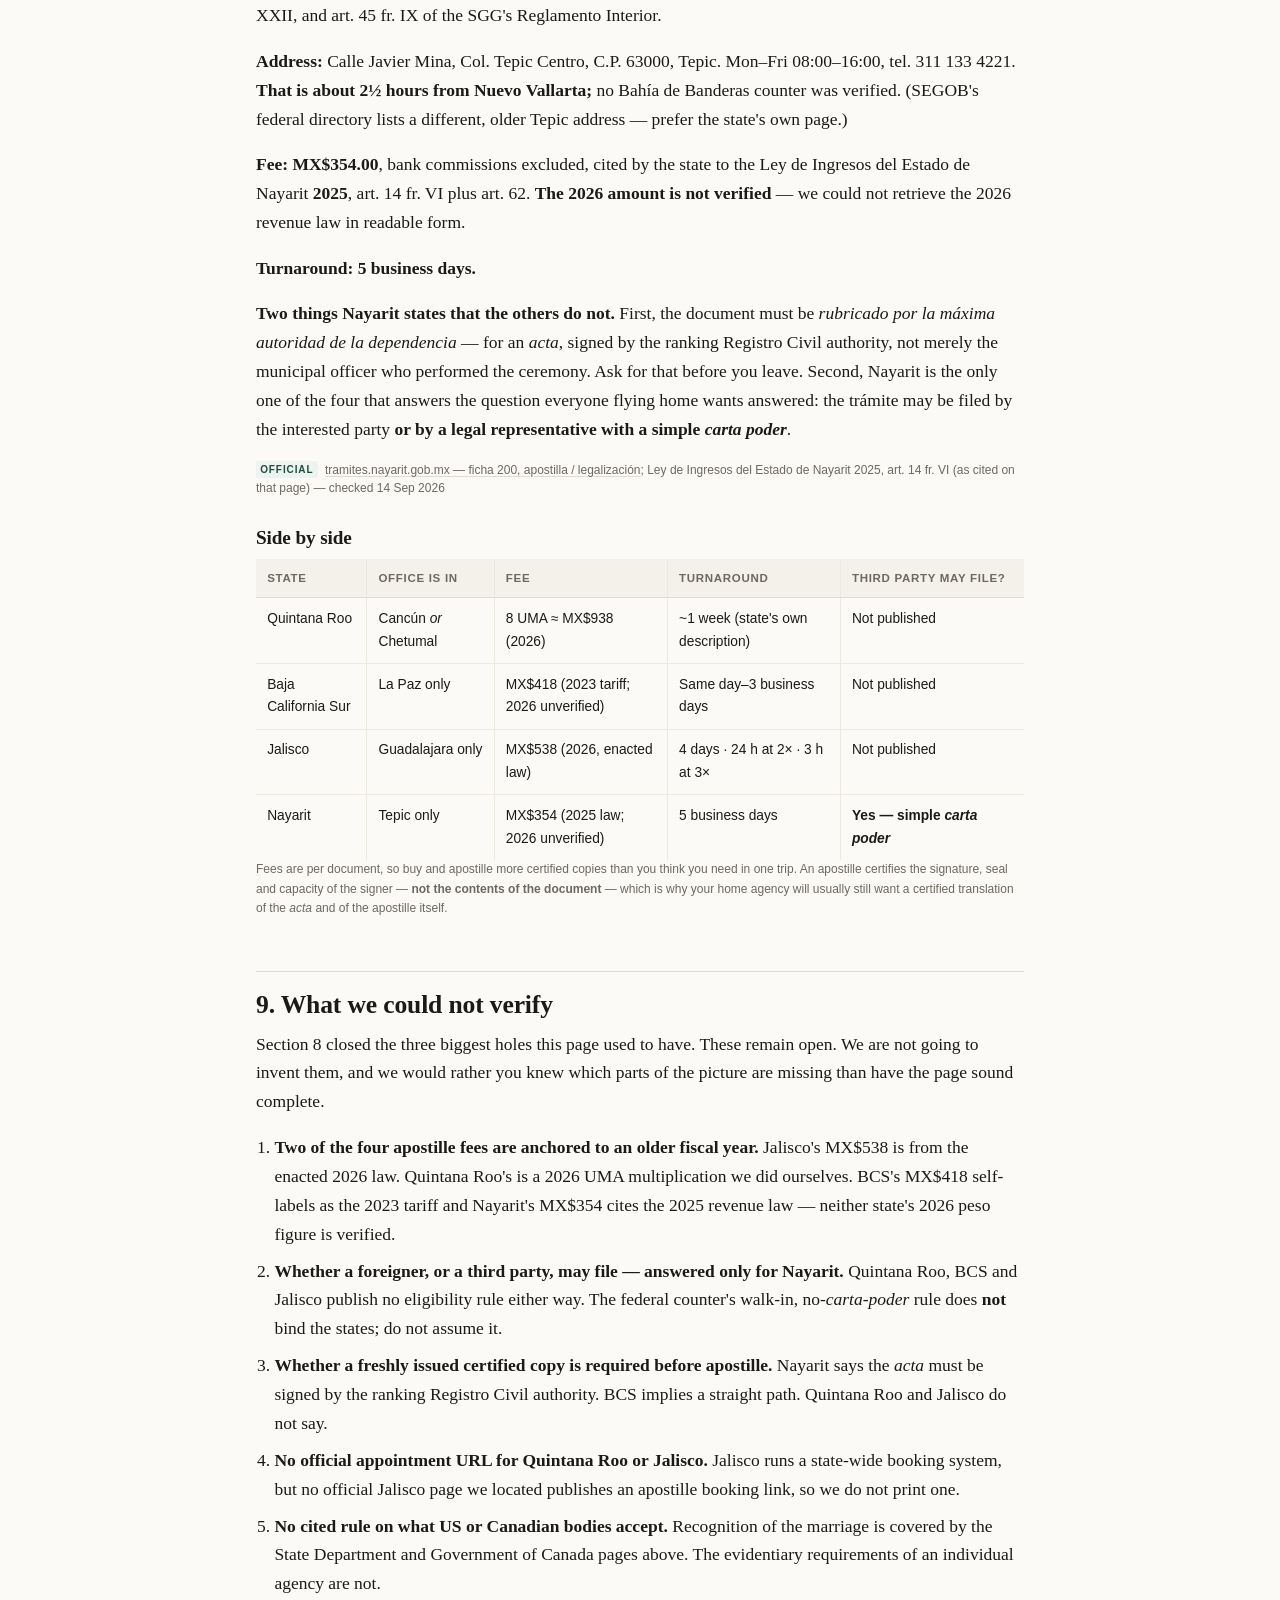
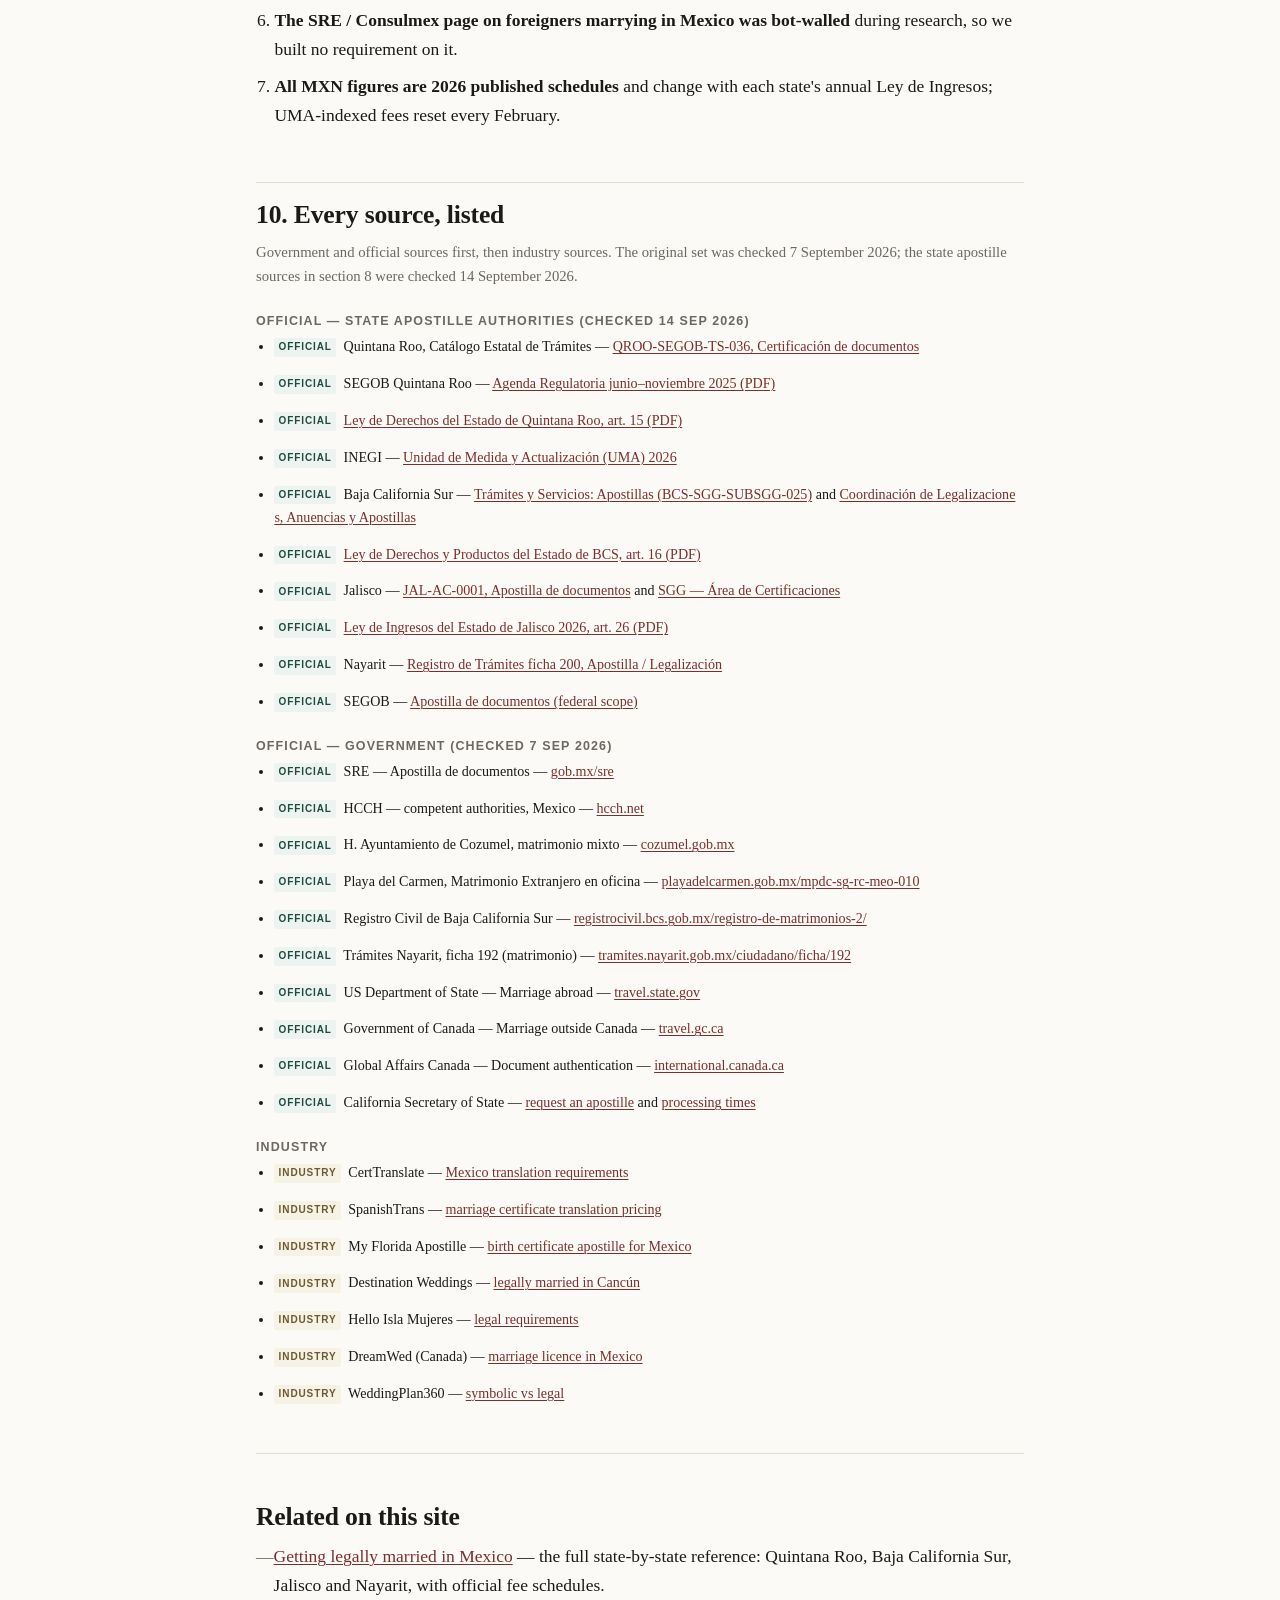
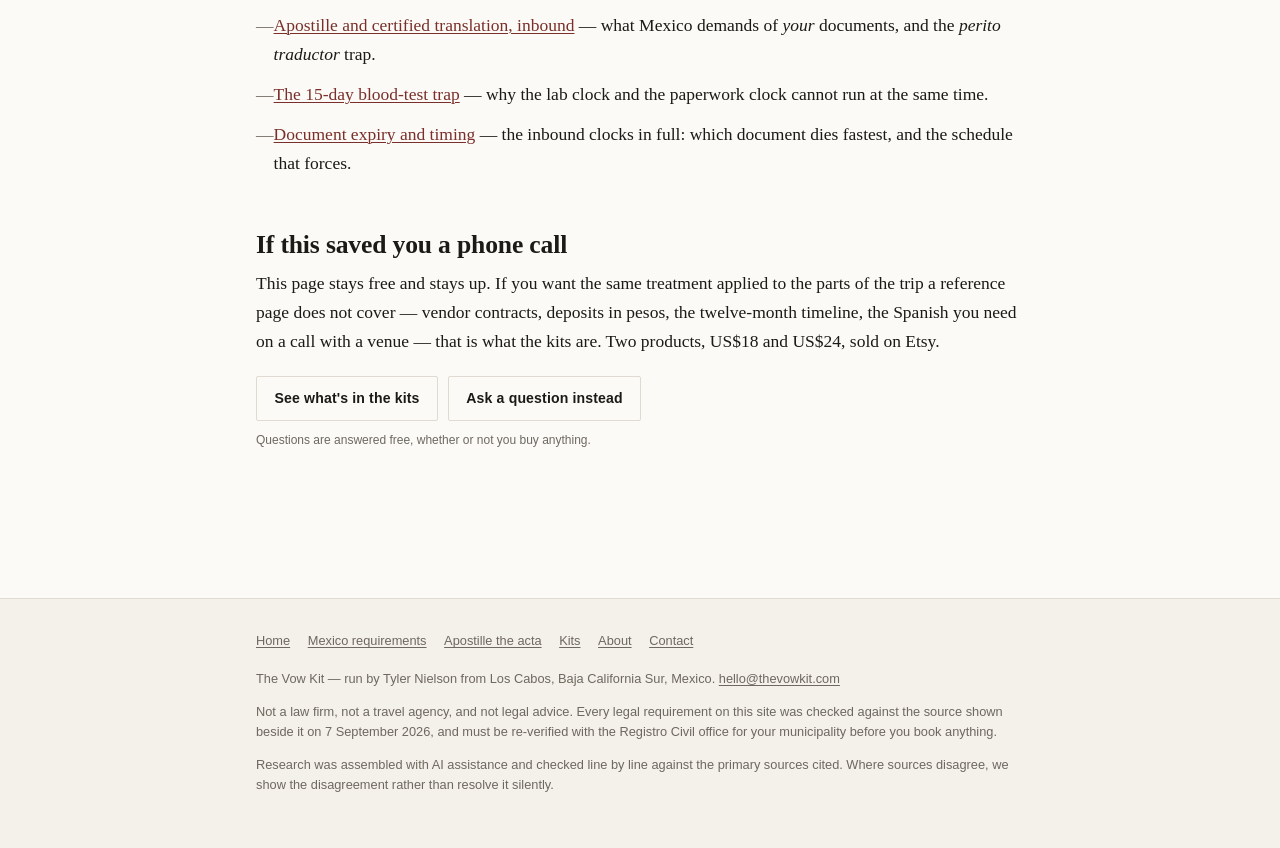
<file: apostille-mexican-marriage-certificate.html>
<!DOCTYPE html>
<html lang="en">
<head>
<meta charset="utf-8">
<meta name="viewport" content="width=device-width, initial-scale=1">
<title>Apostille a Mexican Marriage Certificate (Acta de Matrimonio)</title>
<meta name="description" content="A free, cited guide to the Mexican acta de matrimonio: the apostille office, fee and turnaround for Quintana Roo, Baja California Sur, Jalisco and Nayarit, why the apostille must come from Mexico and not your Secretary of State, and why handling it after you fly home costs more.">
<link rel="canonical" href="https://thevowkit.com/apostille-mexican-marriage-certificate.html">
<meta property="og:type" content="article">
<meta property="og:site_name" content="The Vow Kit">
<meta property="og:title" content="Apostille a Mexican Marriage Certificate (Acta de Matrimonio)">
<meta property="og:description" content="Who gets an acta de matrimonio, why the apostille has to be issued in Mexico rather than by your Secretary of State, what translation actually requires, and why doing it after you fly home is the expensive version.">
<meta property="og:url" content="https://thevowkit.com/apostille-mexican-marriage-certificate.html">
<meta property="og:locale" content="en_US">
<meta property="article:published_time" content="2026-09-11">
<meta property="article:modified_time" content="2026-09-11">
<meta name="twitter:card" content="summary">
<meta name="twitter:title" content="Apostille a Mexican Marriage Certificate (Acta de Matrimonio)">
<meta name="twitter:description" content="Where the apostille comes from, what our sources establish about translation, and why handling it after you fly home is the expensive version.">
<link rel="icon" href="favicon.svg" type="image/svg+xml">
<link rel="stylesheet" href="assets/css/site.css">
</head>
<body>
<a class="skip" href="#main">Skip to content</a>

<header class="masthead">
  <div class="wrap wrap-wide">
    <a class="wordmark" href="index.html">The Vow Kit</a>
    <nav aria-label="Primary">
      <ul>
        <li><a href="mexico-marriage-requirements.html">Mexico requirements</a></li>
        <li><a href="kits.html">Kits</a></li>
        <li><a href="about.html">About</a></li>
        <li><a href="contact.html">Contact</a></li>
      </ul>
    </nav>
  </div>
</header>

<main id="main">
<div class="wrap wrap-wide">

  <p class="eyebrow">Free reference</p>
  <h1>Apostilling a Mexican marriage certificate</h1>
  <p class="standfirst">Almost everything written in English about apostilles and Mexican weddings runs the wrong direction — it explains how to apostille your American birth certificate so a Mexican office will accept it. This page is about the return trip: the <em>acta de matrimonio</em> Mexico hands you, where its apostille has to come from, and why the apostille is the one item on the list you cannot start once your flight has left.</p>
  <p class="dateline">Every claim below was checked against the source shown beside it on <strong>7 September 2026</strong>. Sources are labelled <span class="tag tag-official">Official</span> for government pages and <span class="tag tag-industry">Industry</span> for established wedding-trade and professional-services sources. Nothing here is legal advice.</p>

  <div class="panel toc">
    <h2 class="plain">On this page</h2>
    <ol>
      <li><a href="#read-first">Read this first</a></li>
      <li><a href="#acta">What the <em>acta de matrimonio</em> is, and who actually gets one</a></li>
      <li><a href="#where">Where the apostille comes from — and why it is not your Secretary of State</a></li>
      <li><a href="#recognition">Will the US or Canada accept it?</a></li>
      <li><a href="#translation">Translation: two rules pointing in opposite directions</a></li>
      <li><a href="#after-you-fly">Why doing this after you fly home is the expensive version</a></li>
      <li><a href="#order">The order to do it in</a></li>
      <li><a href="#offices">The four state offices, named — with fees</a></li>
      <li><a href="#limits">What we could not verify</a></li>
      <li><a href="#sources">Every source, listed</a></li>
    </ol>
  </div>

  <section id="read-first">
  <h2>1. Read this first</h2>

  <div class="callout callout-warn">
    <h3>The standing caveat on this whole site</h3>
    <p>This is not legal advice, and we are not lawyers. Mexican marriage law is set <strong>state by state</strong>, and fees are set <strong>municipality by municipality</strong>. Requirements, fees and processing times change every year — UMA-indexed fees reset every February, and each state rewrites its Ley de Ingresos annually.</p>
    <p>Everything below is stated as of September 2026 and must be re-verified with the <strong>Registro Civil office for your specific municipality</strong>, or through your planner, <em>before</em> you book flights or pay deposits. Cancún is the municipality of Benito Juárez; Playa del Carmen is not Cozumel. The office that will actually marry you — and that will issue and certify your <em>acta</em> — is the only authority that counts.</p>
  </div>

  <p>There is a second caveat specific to this page. Our original source file is strong on the <strong>inbound</strong> document chain — the apostilles and translations a Mexican Registro Civil demands of foreigners — and was thin on the <strong>outbound</strong> one. A second research pass on <strong>14 September 2026</strong>, against the four states' own trámite registries and enacted revenue laws, filled most of that gap: <strong>section 8 now names the office, address, fee and turnaround for Quintana Roo, Baja California Sur, Jalisco and Nayarit</strong>. What is still missing is listed in section 9, and two of the four fee figures are anchored to an older fiscal year. Read the warnings that go with each.</p>
  </section>

  <section id="acta">
  <h2>2. What the <em>acta de matrimonio</em> is, and who actually gets one</h2>

  <p>The <em>acta de matrimonio</em> is the Mexican civil marriage record. You get one only if you had a <strong>civil ceremony (<em>boda civil</em>)</strong> performed by an officer or judge of the Mexican <strong>Registro Civil</strong>. That is the only ceremony type that creates a legal marriage in Mexico; a religious ceremony has no legal standing on its own, and neither does a beach ceremony led by a resort officiant.</p>
  <p class="cite"><span class="tag tag-industry">Industry</span> <a href="https://dreamwed.ca/guides/marriage-license-mexico" rel="nofollow noopener">dreamwed.ca — marriage licence in Mexico</a>, corroborated by <a href="https://helloislamujeres.com/weddings/legal-requirements" rel="nofollow noopener">helloislamujeres.com</a> (&ldquo;Civil Ceremony: Performed by a judge. This is the only legally binding ceremony in Mexico.&rdquo;) — checked 7 Sep 2026</p>

  <p>This matters more than it sounds, because a large share of the people searching for &ldquo;how do I apostille my Mexican marriage certificate&rdquo; do not have a Mexican marriage certificate and never will. A symbolic ceremony produces no filing and no legal effect; the documentation is typically a passport and nothing else. One industry source states plainly that the vast majority of Cancún destination weddings are symbolic, and another describes the standard pattern as a courthouse marriage at home a few days or weeks before the flight.</p>
  <p class="cite"><span class="tag tag-industry">Industry</span> <a href="https://blog.destinationweddings.com/how-to-legally-get-married-in-cancun" rel="nofollow noopener">blog.destinationweddings.com — how to legally get married in Cancún</a>; <a href="https://weddingplan360.com/news/symbolic-vs-legal-wedding-mexico/" rel="nofollow noopener">weddingplan360.com</a> — checked 7 Sep 2026</p>

  <div class="callout callout-note">
    <h3>Check which wedding you actually had</h3>
    <p>If you did not stand in front of a Registro Civil judge, sign a register with four witnesses holding photo ID, and produce an in-Mexico blood test beforehand, you almost certainly had a symbolic ceremony — and your legal marriage record is whatever your home courthouse issued. There is nothing Mexican to apostille. That is not a downgrade; it is the outcome most couples deliberately choose. <a href="symbolic-vs-civil-wedding-mexico.html">Symbolic vs civil vs religious, compared →</a> <a href="mexico-marriage-requirements.html#civil-vs-symbolic">The difference, set out in full →</a></p>
  </div>

  <p>If you did marry civilly, the <em>acta</em> exists and certified copies are a routine counter service. Cozumel publishes the price of one: a certified <em>acta</em> is <strong>MX$109</strong>, alongside the marriage fees themselves — MX$4,017 for a Mexican–foreigner marriage in office, MX$7,057 at your venue.</p>
  <p class="cite"><span class="tag tag-official">Official</span> <a href="https://cozumel.gob.mx/oficina/registro-de-matrimonio-mixto-mexicano-extranjero/" rel="noopener">cozumel.gob.mx — registro de matrimonio mixto</a> — checked 7 Sep 2026. That figure is Cozumel's; fees are municipal, so your office's number will differ.</p>
  </section>

  <section id="where">
  <h2>3. Where the apostille comes from — and why it is not your Secretary of State</h2>

  <p>Here is the rule that answers the whole question. Mexico is a Hague Apostille Convention member, and an apostille is issued by the competent authority of the <strong>place where the document was issued</strong>. For an American birth certificate that means your US state's Secretary of State; in Canada, Global Affairs Canada or the competent provincial authority.</p>
  <p class="cite"><span class="tag tag-industry">Industry</span> <a href="https://certtranslate.com/requirements/mexico" rel="nofollow noopener">certtranslate.com — Mexico requirements</a>, citing <span class="tag tag-official">Official</span> <a href="https://www.gob.mx/sre/acciones-y-programas/apostilla-de-documentos-8029" rel="noopener">gob.mx/sre — apostilla de documentos</a> and the <a href="https://www.hcch.net/en/states/authorities/details3/?aid=333" rel="noopener">HCCH competent-authority list for Mexico</a> — checked 7 Sep 2026</p>

  <p>Run that rule backwards and the answer falls out: your <em>acta de matrimonio</em> was issued in Mexico, by a Mexican Registro Civil, so the apostille on it has to be a <strong>Mexican</strong> apostille. Mexico maintains its own competent authorities for exactly this — the HCCH list above is where those authorities are published, and SRE runs the federal apostille programme cited beside it. Your Secretary of State cannot apostille a foreign document, your county clerk cannot, and neither can a US notary.</p>

  <div class="callout callout-warn">
    <h3>Updated 14 September 2026 — now confirmed against the states' own registries</h3>
    <p>When this page was first published we could only apply the general place-of-issue rule to your case, and we labelled that as a derived conclusion. A second research pass has since confirmed it directly against each state's trámite registry: <strong>SEGOB's federal counter apostilles federal documents only</strong>, and an <em>acta de matrimonio</em> is a state document, so it is apostilled by the state government that issued it. <strong><a href="#offices">Section 8 names the office, address, fee and turnaround for all four states.</a></strong> Still confirm the specifics with the office before you travel to it — two of the four published fees are anchored to an older fiscal year.</p>
  </div>

  <p>The practical consequence is the thing worth carrying away from this page. Every other item on a destination-wedding document list can be handled from your sofa in Ohio. This one is physically anchored to the country you are trying to leave.</p>
  </section>

  <section id="recognition">
  <h2>4. Will the US or Canada accept it?</h2>

  <h3>United States</h3>
  <p>The State Department's position is that marriages performed abroad are valid in the country where they are performed if they follow local law. Whether and how your <em>home state</em> recognises it is a question for your <strong>state Attorney General's office</strong>, not for the federal government. There is no federal registry of marriages performed overseas, and US embassy and consulate employees cannot perform marriages abroad in the first place.</p>
  <p class="cite"><span class="tag tag-official">Official</span> <a href="https://travel.state.gov/en/international-travel/living-abroad/marriage.html" rel="noopener">travel.state.gov — Marriage abroad</a> — checked 7 Sep 2026</p>

  <h3>Canada</h3>
  <p>&ldquo;Marriages that are legally performed in a foreign country are usually valid in Canada, and you do not need to register them in Canada.&rdquo; Canadian consular officials also do not perform marriages.</p>
  <p class="cite"><span class="tag tag-official">Official</span> <a href="https://travel.gc.ca/travelling/documents/marriage-overseas" rel="noopener">travel.gc.ca — Marriage outside Canada</a> — checked 7 Sep 2026</p>

  <div class="callout callout-note">
    <h3>The honest read on recognition</h3>
    <p>A Mexican <em>acta de matrimonio</em> is a real marriage certificate and it travels. The friction has never been about whether it counts. It is about the document chain around it — and, on the way home, about the fact that the one office authorised to authenticate it is several thousand kilometres behind you. The specific evidence <em>your</em> state DMV, benefits administrator, immigration filing or bank will demand is not something our sources cover, so ask that body directly what it wants: apostille, translation, or both.</p>
  </div>
  </section>

  <section id="translation">
  <h2>5. Translation: two rules pointing in opposite directions</h2>

  <p>Couples routinely conflate two different translation regimes because both get called &ldquo;certified.&rdquo; They are not the same thing, and the one you need depends on which way the document is travelling.</p>

  <h3>Going into a Mexican office</h3>
  <p>Translations for a Mexican Registro Civil generally must be done by a <strong><em>perito traductor</em> — an expert translator authorised in Mexico</strong> — and in Baja California Sur specifically, one authorised by the <strong>BCS Tribunal Superior de Justicia</strong>. A US &ldquo;certified translation,&rdquo; meaning a translator's certificate of accuracy, is <strong>not automatically acceptable</strong>. Playa del Carmen goes further and publishes a requirement that the passport itself be translated by a certified perito.</p>
  <p class="cite"><span class="tag tag-official">Official</span> <a href="https://registrocivil.bcs.gob.mx/registro-de-matrimonios-2/" rel="noopener">registrocivil.bcs.gob.mx — registro de matrimonios</a>; <a href="https://playadelcarmen.gob.mx/mpdc-sg-rc-meo-010" rel="noopener">playadelcarmen.gob.mx — Matrimonio Extranjero en oficina</a>; <span class="tag tag-industry">Industry</span> <a href="https://certtranslate.com/requirements/mexico" rel="nofollow noopener">certtranslate.com</a> — checked 7 Sep 2026</p>

  <p>One detail from that same source is worth repeating in both directions, because it catches people: <strong>the apostille itself has to be translated.</strong> It is part of the packet, not a cover sheet you can leave in the original language. Nayarit's official list makes the general form of the requirement explicit from the Mexican side — foreign documents are to be apostilled or legalised.</p>
  <p class="cite"><span class="tag tag-industry">Industry</span> <a href="https://certtranslate.com/requirements/mexico" rel="nofollow noopener">certtranslate.com</a>; <span class="tag tag-official">Official</span> <a href="https://tramites.nayarit.gob.mx/ciudadano/ficha/192" rel="noopener">tramites.nayarit.gob.mx — ficha 192</a> — checked 7 Sep 2026</p>

  <h3>Coming out of Mexico into English</h3>
  <p>Your <em>acta</em> is in Spanish, so a US or Canadian body reading it will generally want an English translation. What our sources give us here is a price, not a rule: US-side certified translation of a marriage certificate runs roughly <strong>US$25–$55 per certificate</strong> — one established agency charges a flat <strong>$54</strong> for a marriage certificate, another quotes &ldquo;from $24.95 per page.&rdquo; Perito rates inside Mexico vary by state and language pair; the Registro Civil or your planner keeps a list of authorised peritos.</p>
  <p class="cite"><span class="tag tag-industry">Industry</span> <a href="https://www.sespanish.com/how-much-is-marriage-certificate-translation/" rel="nofollow noopener">sespanish.com — marriage certificate translation pricing</a>; <a href="https://certtranslate.com/requirements/mexico" rel="nofollow noopener">certtranslate.com</a> — checked 7 Sep 2026</p>

  <div class="callout callout-conflict">
    <h3>What we deliberately are not telling you</h3>
    <p>We have a cited rule for what <em>Mexico</em> accepts as a valid translation, and a cited price for English translation of a marriage certificate. We have <strong>no source establishing what any particular US or Canadian agency accepts</strong> — whether a standard certified translation suffices, or whether it wants a perito translation, or a translation done after the apostille rather than before. Anyone who tells you there is one national answer is guessing. Ask the receiving agency, in writing, before you pay a translator.</p>
  </div>
  </section>

  <section id="after-you-fly">
  <h2>6. Why doing this after you fly home is the expensive version</h2>

  <p>Nothing in our sources says it is impossible to sort out an <em>acta</em> from abroad. What the sources do establish is a set of facts that compound badly once you are on the other side of a border.</p>

  <ol>
    <li><strong>The authority is in Mexico, and now we can name it.</strong> Apostilles come from the place of issue, so the authenticating office is the state government that issued your <em>acta</em> — Cancún or Chetumal for Quintana Roo, La Paz for BCS, Guadalajara for Jalisco, Tepic for Nayarit. <a href="#offices">Addresses, fees and turnarounds are in section 8.</a> Three of the four are nowhere near the resort you got married at.</li>
    <li><strong>Certified copies are a counter transaction at a municipal office.</strong> Cozumel prices a certified <em>acta</em> at MX$109. That is trivial while you are standing there and a logistics problem once you are not.</li>
    <li><strong>Mexican civil-registry work runs on published lead times, not same-day service.</strong> Playa del Carmen lists a <strong>20-business-day</strong> resolution for its foreigner-marriage <em>trámite</em>; BCS requires complete documentation <strong>10 days before</strong> the appointment and works by <em>cita previa</em>; Cozumel wants payments and lab results in about a week ahead. Whatever the apostille step costs in time, it is not being added to an institution that works in hours.</li>
  </ol>
  <p class="cite"><span class="tag tag-official">Official</span> <a href="https://cozumel.gob.mx/oficina/registro-de-matrimonio-mixto-mexicano-extranjero/" rel="noopener">cozumel.gob.mx</a>; <a href="https://playadelcarmen.gob.mx/mpdc-sg-rc-meo-010" rel="noopener">playadelcarmen.gob.mx</a>; <a href="https://registrocivil.bcs.gob.mx/registro-de-matrimonios-2/" rel="noopener">registrocivil.bcs.gob.mx</a> — checked 7 Sep 2026</p>

  <p>There is also a useful outside data point on how slowly authentication moves when it is done remotely and by mail, in a country that publishes its numbers. Global Affairs Canada processes authentications in the order received; at the time of checking it was working on requests received <strong>about 25 business days earlier</strong>, plus 5–10 business days of mail each way, <strong>with no expedited service offered</strong>. That is Canada's own timeline for Canadian documents, not Mexico's for Mexican ones — but it is what a remote, mail-based authentication queue realistically looks like.</p>
  <p class="cite"><span class="tag tag-official">Official</span> <a href="https://international.canada.ca/en/global-affairs/services/document-authentication" rel="noopener">international.canada.ca — document authentication</a> — checked 7 Sep 2026. Cited here as a comparator only; it says nothing about Mexican processing times.</p>

  <p>The State Department, meanwhile, names the underlying cost in one clause. Its stated reason couples marry at home and celebrate abroad is that doing so &ldquo;avoids the complexity of obtaining a foreign marriage certificate and otherwise complying with local laws on marriage.&rdquo; The complexity described there is precisely this page.</p>
  <p class="cite"><span class="tag tag-official">Official</span> <a href="https://travel.state.gov/en/international-travel/living-abroad/marriage.html" rel="noopener">travel.state.gov</a> — checked 7 Sep 2026</p>

  <div class="callout callout-note">
    <h3>For couples still in the planning stage</h3>
    <p>Going legal in Mexico adds apostilled and translated documents, an in-Mexico blood test, four witnesses, several business days in-country, and roughly <strong>US$700–$2,000+</strong> in legal-only costs in the Cancún area — before anything on this page. The Mexican <em>acta</em> is worth that when it is what you actually want: for immigration, for family, or because the marriage should have happened where it happened. It is not worth it because it seemed like the thing you were supposed to do.</p>
    <p class="cite"><span class="tag tag-industry">Industry</span> <a href="https://blog.destinationweddings.com/how-to-legally-get-married-in-cancun" rel="nofollow noopener">blog.destinationweddings.com</a> — checked 7 Sep 2026. <a href="mexico-marriage-requirements.html#default">The full comparison, with the official fee schedules →</a></p>
  </div>
  </section>

  <section id="order">
  <h2>7. The order to do it in</h2>

  <p>Assembled from the cited sources above. Confirm each step with the office that issued your <em>acta</em>; this is a sequence, not a statute.</p>

  <ol>
    <li><strong>While you are still in Mexico, buy more certified copies than you think you need.</strong> Cozumel prices a certified <em>acta</em> at MX$109 — the cheapest step in the entire chain, and the only one where being physically present is free.</li>
    <li><strong>Ask the issuing Registro Civil, in person, which office apostilles its documents</strong> and what it requires. The place-of-issue rule puts that office in Mexico; the specific counter is a question our sources do not answer for you.</li>
    <li><strong>Ask the receiving body at home what it actually wants</strong> — apostille, English translation, or both — before you commission any translation. See the box in section 5.</li>
    <li><strong>Translate last, and translate the apostille too.</strong> Our translation source is explicit that the apostille forms part of the packet rather than a cover sheet, which means translating before the apostille exists guarantees a second job.</li>
  </ol>
  <p class="small muted">The inbound leg runs on the opposite logic: there, the apostille and translation are the items with no expiry and so go <em>first</em>, while the Mexican lab work has the shortest clock and must go last. <a href="mexico-marriage-document-expiry.html">The full ordering of the inbound clocks →</a></p>
  <p class="cite"><span class="tag tag-official">Official</span> <a href="https://cozumel.gob.mx/oficina/registro-de-matrimonio-mixto-mexicano-extranjero/" rel="noopener">cozumel.gob.mx</a>; <a href="https://www.gob.mx/sre/acciones-y-programas/apostilla-de-documentos-8029" rel="noopener">gob.mx/sre</a>; <span class="tag tag-industry">Industry</span> <a href="https://certtranslate.com/requirements/mexico" rel="nofollow noopener">certtranslate.com</a> — checked 7 Sep 2026</p>

  <p class="small muted">For contrast, the inbound direction has published numbers: California charges <strong>$20 per apostille</strong>, by mail through Sacramento or same-day in person at the Sacramento and Los Angeles counters, while third-party rush services run roughly <strong>US$150–200+ per document</strong>. Those are US figures for US documents and tell you nothing about the Mexican side. <span class="tag tag-official">Official</span> <a href="https://www.sos.ca.gov/notary/request-apostille" rel="noopener">sos.ca.gov — request an apostille</a> and its <a href="https://www.sos.ca.gov/notary/processing-times" rel="noopener">processing times</a>; <span class="tag tag-industry">Industry</span> <a href="https://myfloridaapostille.com/apostille-for/mexico/birth-certificate" rel="nofollow noopener">myfloridaapostille.com</a> — checked 7 Sep 2026</p>
  </section>

  <section id="offices">
  <h2>8. The four state offices, named — with fees</h2>

  <p>This section was added on 14 September 2026 after a second research pass against the states' own trámite registries and enacted revenue laws. It closes three of the gaps the first version of this page listed as unverified. Everything here was checked on <strong>14 September 2026</strong>; read the warnings, because two of the four fee figures are anchored to an older fiscal year.</p>

  <div class="callout callout-warn">
    <h3>The rule that puts you in these offices and not at a federal counter</h3>
    <p>An <em>acta de matrimonio</em> is a <strong>state</strong> document. SEGOB's federal apostille counter in Mexico City apostilles <strong>federal</strong> documents only and will not apostille an <em>acta</em>. The Secretaría de Relaciones Exteriores does not apostille Mexican state documents either, and Mexican consulates abroad do not apostille at all. The office you need is in the state that married you.</p>
    <p class="cite"><span class="tag tag-official">Official</span> <a href="https://www.gob.mx/segob/acciones-y-programas/apostilla-de-documentos-80714" rel="noopener">gob.mx/segob — apostilla de documentos</a>; <a href="https://www.gob.mx/sre/acciones-y-programas/apostilla-de-documentos-8029" rel="noopener">gob.mx/sre</a>; <a href="https://www.hcch.net/en/states/authorities/details3/?aid=333" rel="noopener">hcch.net — competent authorities, Mexico</a> — checked 14 Sep 2026</p>
  </div>

  <h3>Quintana Roo — Cancún, Playa del Carmen, Tulum, Cozumel</h3>
  <p>The <strong>Secretaría de Gobierno del Estado de Quintana Roo</strong> apostilles state public documents, under art. 31 fr. XX of the state's Ley Orgánica de la Administración Pública. The trámite is registered as <em>Certificación de documentos</em>, homoclave QROO-SEGOB-TS-036. There are two counters, and Cancún is one of them:</p>
  <ul>
    <li><strong>Cancún</strong> — Av. Tulum 2, Supermanzana 2 Centro, C.P. 77500, Benito Juárez. 09:00–15:00.</li>
    <li><strong>Chetumal</strong> — 22 de Enero 001, Col. Chetumal Centro, C.P. 77000. 09:00–15:00.</li>
  </ul>
  <p><strong>Fee: 8.00 UMA per apostille</strong>, under the Ley de Derechos del Estado de Quintana Roo art. 15 fr. I a), as reformed in the Periódico Oficial of 23 December 2024. UMA-denominated fees are payable in pesos at the UMA value on the day you pay; the 2026 daily UMA published by INEGI is MX$117.31, which works out to roughly <strong>MX$938 per document</strong> — that multiplication is ours, not the state's. The state's service catalogue independently gives the band as &ldquo;4 a 8 UMA(s).&rdquo;</p>
  <p><strong>Turnaround:</strong> no published service level. The state's own 2025 regulatory agenda describes current practice as applicants &ldquo;esperando hasta una semana&rdquo; — up to a week — and describes the service as in-person only in Chetumal and Cancún, with digitalisation named as a future project. Treat &ldquo;up to a week&rdquo; as the state's description of itself, not a promise.</p>
  <p class="cite"><span class="tag tag-official">Official</span> <a href="https://catalogoestatal.qroo.gob.mx/i/tramites/info/QROO-SEGOB-TS-036" rel="noopener">catalogoestatal.qroo.gob.mx — QROO-SEGOB-TS-036</a>; <a href="https://segob.qroo.gob.mx/wp-content/uploads/2025/08/AGENDA-REGULATORIA-JUNIO-A-NOVIEMBRE-DE-2025_PAGINA-DE-CEMER.pdf" rel="noopener">SEGOB Quintana Roo — Agenda Regulatoria 2025 (PDF)</a>; <a href="https://transparencia.cancun.gob.mx/uploads/24/27/L195-Xviii-20251218-L1820251216196-Ley-De-Derechos.pdf" rel="noopener">Ley de Derechos del Estado de Quintana Roo, art. 15 (PDF)</a>; <a href="https://www.inegi.org.mx/temas/uma/" rel="noopener">INEGI — UMA 2026</a> — checked 14 Sep 2026</p>

  <h3>Baja California Sur — Los Cabos, La Paz, Todos Santos</h3>
  <p>The <strong>Secretaría General de Gobierno</strong>, through its Coordinación de Certificaciones, Legalizaciones, Anuencias y Apostilla, housed in the Dirección del Archivo General del Estado. Homoclave BCS-SGG-SUBSGG-025.</p>
  <p><strong>Address:</strong> Calle Antonio Navarro s/n esq. Melitón Albáñez, Col. Los Olivos, C.P. 23040, La Paz. Mon–Fri 08:00–15:00, tel. (612) 122-4082.</p>
  <p class="callout callout-note"><strong>If you married in Los Cabos, the office is in La Paz</strong> — about two hours each way from San José del Cabo. No Los Cabos apostille counter appears on any official BCS page we located. Plan the drive, or plan a <em>carta poder</em>.</p>
  <p><strong>Fee: MX$418.00</strong> in the state trámites catalogue — but that entry labels itself as the tariff for fiscal year <strong>2023</strong>, so <strong>the 2026 amount is not verified</strong>. The statute is the Ley de Derechos y Productos del Estado de Baja California Sur, art. 16 fr. I e) &ldquo;Apostillas,&rdquo; whose published text sets $362.00 and whose art. 1 indexes every fee to the INPC each 1 January — which is exactly why the catalogue shows a higher number. Budget MX$418 or more and confirm at the counter.</p>
  <p><strong>Turnaround:</strong> the catalogue gives a legal maximum of <strong>3 business days</strong>, while its own detail page says one hour and describes the apostille being attached in &ldquo;de unos minutos a unas horas&rdquo; once the signature and seal are cross-checked. Read that as same-day in practice, three days as the outer bound.</p>
  <p><strong>What to bring:</strong> the original document plus one plain copy, and the original payment receipt from the Secretaría de Finanzas. BCS requires a prior certification by the issuing institution's highest authority for documents from SEP, the Tribunal Superior de Justicia and the Secretaría de Salud — the Registro Civil is <em>not</em> on that list, so an <em>acta</em> appears to go straight to apostille.</p>
  <p class="cite"><span class="tag tag-official">Official</span> <a href="https://tramites.bcs.gob.mx/catX/apostillas/" rel="noopener">tramites.bcs.gob.mx — Apostillas (BCS-SGG-SUBSGG-025)</a>; <a href="https://www.bcs.gob.mx/archivo-general-estado/coordinacion-de-legalizaciones-anuencias-y-apostillas/" rel="noopener">bcs.gob.mx — Coordinación de Legalizaciones, Anuencias y Apostillas</a>; <a href="https://static.asebcs.gob.mx/pdf/Leyes/06_LDerechosProductosBCS.pdf" rel="noopener">Ley de Derechos y Productos del Estado de BCS, art. 16 fr. I e) (PDF)</a> — checked 14 Sep 2026</p>

  <h3>Jalisco — Puerto Vallarta</h3>
  <p>The <strong>Área de Certificaciones del Estado de Jalisco</strong>, within the Secretaría General de Gobierno. Trámite JAL-AC-0001 (&ldquo;Apostilla de documentos&rdquo;); JAL-AC-0002 is legalización, for destination countries outside the Hague Convention.</p>
  <p><strong>Address:</strong> Av. Prolongación Alcalde 1855, Col. Miraflores, planta baja, Guadalajara. <strong>Puerto Vallarta couples: this is a five-hour drive.</strong> No Puerto Vallarta counter was verified.</p>
  <p><strong>Fee: MX$538.00 per apostille</strong>, set by the <strong>Ley de Ingresos del Estado de Jalisco para el Ejercicio Fiscal 2026, art. 26 fr. XI c)</strong> — &ldquo;Legalización con apostille, por cada una: $538.00.&rdquo; A certified copy of a Jalisco <em>acta del estado civil</em> is $98.00 under art. 26 fr. II a). Jalisco is the only one of these four states whose <em>current-year</em> apostille fee we were able to verify directly against the enacted revenue law.</p>
  <p><strong>Turnaround:</strong> also in the statute — delivery <strong>within 4 days</strong> of the day after you file with your payment receipt; 24 hours at double the fee; and, specifically for apostille and legalización, <strong>3 hours at triple the fee</strong> (MX$1,614.00).</p>
  <p class="cite"><span class="tag tag-official">Official</span> <a href="https://tramites.jalisco.gob.mx/catalogo.jalisco/ciudadania/servicios/tramite/JAL-AC-0001" rel="noopener">tramites.jalisco.gob.mx — JAL-AC-0001</a>; <a href="https://sgg.jalisco.gob.mx/tramites-y-servicios/area-de-certificaciones-del-estado-de-jalisco/" rel="noopener">sgg.jalisco.gob.mx — Área de Certificaciones</a>; <a href="https://congresoweb.congresojal.gob.mx/bibliotecavirtual/legislacion/Ingresos/Documentos_PDF-Ingresos/Ley%20de%20Ingresos%20del%20Estado%20de%20Jalisco-240226.pdf" rel="noopener">Ley de Ingresos del Estado de Jalisco 2026, art. 26 (PDF)</a> — checked 14 Sep 2026</p>

  <h3>Nayarit — Nuevo Vallarta, Punta Mita, Sayulita, Bahía de Banderas</h3>
  <p>The <strong>Secretaría General de Gobierno</strong>, through the <strong>Dirección de Profesiones y Actividades Técnicas</strong> — an odd-sounding home for an apostille desk, but it is what the state's own registry says, and the apostille is validated by that Director. Legal basis: Ley Orgánica del Poder Ejecutivo del Estado de Nayarit art. 32 fr. XXII, and art. 45 fr. IX of the SGG's Reglamento Interior.</p>
  <p><strong>Address:</strong> Calle Javier Mina, Col. Tepic Centro, C.P. 63000, Tepic. Mon–Fri 08:00–16:00, tel. 311 133 4221. <strong>That is about 2½ hours from Nuevo Vallarta;</strong> no Bahía de Banderas counter was verified. (SEGOB's federal directory lists a different, older Tepic address — prefer the state's own page.)</p>
  <p><strong>Fee: MX$354.00</strong>, bank commissions excluded, cited by the state to the Ley de Ingresos del Estado de Nayarit <strong>2025</strong>, art. 14 fr. VI plus art. 62. <strong>The 2026 amount is not verified</strong> — we could not retrieve the 2026 revenue law in readable form.</p>
  <p><strong>Turnaround: 5 business days.</strong></p>
  <p><strong>Two things Nayarit states that the others do not.</strong> First, the document must be <em>rubricado por la máxima autoridad de la dependencia</em> — for an <em>acta</em>, signed by the ranking Registro Civil authority, not merely the municipal officer who performed the ceremony. Ask for that before you leave. Second, Nayarit is the only one of the four that answers the question everyone flying home wants answered: the trámite may be filed by the interested party <strong>or by a legal representative with a simple <em>carta poder</em></strong>.</p>
  <p class="cite"><span class="tag tag-official">Official</span> <a href="https://tramites.nayarit.gob.mx/ciudadano/ficha/200" rel="noopener">tramites.nayarit.gob.mx — ficha 200, apostilla / legalización</a>; Ley de Ingresos del Estado de Nayarit 2025, art. 14 fr. VI (as cited on that page) — checked 14 Sep 2026</p>

  <h3>Side by side</h3>
  <table>
    <thead><tr><th>State</th><th>Office is in</th><th>Fee</th><th>Turnaround</th><th>Third party may file?</th></tr></thead>
    <tbody>
      <tr><td>Quintana Roo</td><td>Cancún <em>or</em> Chetumal</td><td>8 UMA ≈ MX$938 (2026)</td><td>~1 week (state's own description)</td><td>Not published</td></tr>
      <tr><td>Baja California Sur</td><td>La Paz only</td><td>MX$418 (2023 tariff; 2026 unverified)</td><td>Same day–3 business days</td><td>Not published</td></tr>
      <tr><td>Jalisco</td><td>Guadalajara only</td><td>MX$538 (2026, enacted law)</td><td>4 days · 24 h at 2× · 3 h at 3×</td><td>Not published</td></tr>
      <tr><td>Nayarit</td><td>Tepic only</td><td>MX$354 (2025 law; 2026 unverified)</td><td>5 business days</td><td><strong>Yes — simple <em>carta poder</em></strong></td></tr>
    </tbody>
  </table>
  <p class="tablenote">Fees are per document, so buy and apostille more certified copies than you think you need in one trip. An apostille certifies the signature, seal and capacity of the signer — <strong>not the contents of the document</strong> — which is why your home agency will usually still want a certified translation of the <em>acta</em> and of the apostille itself.</p>
  </section>

  <section id="limits">
  <h2>9. What we could not verify</h2>
  <p>Section 8 closed the three biggest holes this page used to have. These remain open. We are not going to invent them, and we would rather you knew which parts of the picture are missing than have the page sound complete.</p>

  <ol>
    <li><strong>Two of the four apostille fees are anchored to an older fiscal year.</strong> Jalisco's MX$538 is from the enacted 2026 law. Quintana Roo's is a 2026 UMA multiplication we did ourselves. BCS's MX$418 self-labels as the 2023 tariff and Nayarit's MX$354 cites the 2025 revenue law — neither state's 2026 peso figure is verified.</li>
    <li><strong>Whether a foreigner, or a third party, may file — answered only for Nayarit.</strong> Quintana Roo, BCS and Jalisco publish no eligibility rule either way. The federal counter's walk-in, no-<em>carta-poder</em> rule does <strong>not</strong> bind the states; do not assume it.</li>
    <li><strong>Whether a freshly issued certified copy is required before apostille.</strong> Nayarit says the <em>acta</em> must be signed by the ranking Registro Civil authority. BCS implies a straight path. Quintana Roo and Jalisco do not say.</li>
    <li><strong>No official appointment URL for Quintana Roo or Jalisco.</strong> Jalisco runs a state-wide booking system, but no official Jalisco page we located publishes an apostille booking link, so we do not print one.</li>
    <li><strong>No cited rule on what US or Canadian bodies accept.</strong> Recognition of the marriage is covered by the State Department and Government of Canada pages above. The evidentiary requirements of an individual agency are not.</li>
    <li><strong>The SRE / Consulmex page on foreigners marrying in Mexico was bot-walled</strong> during research, so we built no requirement on it.</li>
    <li><strong>All MXN figures are 2026 published schedules</strong> and change with each state's annual Ley de Ingresos; UMA-indexed fees reset every February.</li>
  </ol>
  </section>

  <section id="sources">
  <h2>10. Every source, listed</h2>
  <p class="small muted">Government and official sources first, then industry sources. The original set was checked 7 September 2026; the state apostille sources in section 8 were checked 14 September 2026.</p>

  <h4>Official — state apostille authorities (checked 14 Sep 2026)</h4>
  <ul class="sources">
    <li><span class="tag tag-official">Official</span> Quintana Roo, Catálogo Estatal de Trámites — <a href="https://catalogoestatal.qroo.gob.mx/i/tramites/info/QROO-SEGOB-TS-036" rel="noopener">QROO-SEGOB-TS-036, Certificación de documentos</a></li>
    <li><span class="tag tag-official">Official</span> SEGOB Quintana Roo — <a href="https://segob.qroo.gob.mx/wp-content/uploads/2025/08/AGENDA-REGULATORIA-JUNIO-A-NOVIEMBRE-DE-2025_PAGINA-DE-CEMER.pdf" rel="noopener">Agenda Regulatoria junio–noviembre 2025 (PDF)</a></li>
    <li><span class="tag tag-official">Official</span> <a href="https://transparencia.cancun.gob.mx/uploads/24/27/L195-Xviii-20251218-L1820251216196-Ley-De-Derechos.pdf" rel="noopener">Ley de Derechos del Estado de Quintana Roo, art. 15 (PDF)</a></li>
    <li><span class="tag tag-official">Official</span> INEGI — <a href="https://www.inegi.org.mx/temas/uma/" rel="noopener">Unidad de Medida y Actualización (UMA) 2026</a></li>
    <li><span class="tag tag-official">Official</span> Baja California Sur — <a href="https://tramites.bcs.gob.mx/catX/apostillas/" rel="noopener">Trámites y Servicios: Apostillas (BCS-SGG-SUBSGG-025)</a> and <a href="https://www.bcs.gob.mx/archivo-general-estado/coordinacion-de-legalizaciones-anuencias-y-apostillas/" rel="noopener">Coordinación de Legalizaciones, Anuencias y Apostillas</a></li>
    <li><span class="tag tag-official">Official</span> <a href="https://static.asebcs.gob.mx/pdf/Leyes/06_LDerechosProductosBCS.pdf" rel="noopener">Ley de Derechos y Productos del Estado de BCS, art. 16 (PDF)</a></li>
    <li><span class="tag tag-official">Official</span> Jalisco — <a href="https://tramites.jalisco.gob.mx/catalogo.jalisco/ciudadania/servicios/tramite/JAL-AC-0001" rel="noopener">JAL-AC-0001, Apostilla de documentos</a> and <a href="https://sgg.jalisco.gob.mx/tramites-y-servicios/area-de-certificaciones-del-estado-de-jalisco/" rel="noopener">SGG — Área de Certificaciones</a></li>
    <li><span class="tag tag-official">Official</span> <a href="https://congresoweb.congresojal.gob.mx/bibliotecavirtual/legislacion/Ingresos/Documentos_PDF-Ingresos/Ley%20de%20Ingresos%20del%20Estado%20de%20Jalisco-240226.pdf" rel="noopener">Ley de Ingresos del Estado de Jalisco 2026, art. 26 (PDF)</a></li>
    <li><span class="tag tag-official">Official</span> Nayarit — <a href="https://tramites.nayarit.gob.mx/ciudadano/ficha/200" rel="noopener">Registro de Trámites ficha 200, Apostilla / Legalización</a></li>
    <li><span class="tag tag-official">Official</span> SEGOB — <a href="https://www.gob.mx/segob/acciones-y-programas/apostilla-de-documentos-80714" rel="noopener">Apostilla de documentos (federal scope)</a></li>
  </ul>

  <h4>Official — government (checked 7 Sep 2026)</h4>
  <ul class="sources">
    <li><span class="tag tag-official">Official</span> SRE — Apostilla de documentos — <a href="https://www.gob.mx/sre/acciones-y-programas/apostilla-de-documentos-8029" rel="noopener">gob.mx/sre</a></li>
    <li><span class="tag tag-official">Official</span> HCCH — competent authorities, Mexico — <a href="https://www.hcch.net/en/states/authorities/details3/?aid=333" rel="noopener">hcch.net</a></li>
    <li><span class="tag tag-official">Official</span> H. Ayuntamiento de Cozumel, matrimonio mixto — <a href="https://cozumel.gob.mx/oficina/registro-de-matrimonio-mixto-mexicano-extranjero/" rel="noopener">cozumel.gob.mx</a></li>
    <li><span class="tag tag-official">Official</span> Playa del Carmen, Matrimonio Extranjero en oficina — <a href="https://playadelcarmen.gob.mx/mpdc-sg-rc-meo-010" rel="noopener">playadelcarmen.gob.mx/mpdc-sg-rc-meo-010</a></li>
    <li><span class="tag tag-official">Official</span> Registro Civil de Baja California Sur — <a href="https://registrocivil.bcs.gob.mx/registro-de-matrimonios-2/" rel="noopener">registrocivil.bcs.gob.mx/registro-de-matrimonios-2/</a></li>
    <li><span class="tag tag-official">Official</span> Trámites Nayarit, ficha 192 (matrimonio) — <a href="https://tramites.nayarit.gob.mx/ciudadano/ficha/192" rel="noopener">tramites.nayarit.gob.mx/ciudadano/ficha/192</a></li>
    <li><span class="tag tag-official">Official</span> US Department of State — Marriage abroad — <a href="https://travel.state.gov/en/international-travel/living-abroad/marriage.html" rel="noopener">travel.state.gov</a></li>
    <li><span class="tag tag-official">Official</span> Government of Canada — Marriage outside Canada — <a href="https://travel.gc.ca/travelling/documents/marriage-overseas" rel="noopener">travel.gc.ca</a></li>
    <li><span class="tag tag-official">Official</span> Global Affairs Canada — Document authentication — <a href="https://international.canada.ca/en/global-affairs/services/document-authentication" rel="noopener">international.canada.ca</a></li>
    <li><span class="tag tag-official">Official</span> California Secretary of State — <a href="https://www.sos.ca.gov/notary/request-apostille" rel="noopener">request an apostille</a> and <a href="https://www.sos.ca.gov/notary/processing-times" rel="noopener">processing times</a></li>
  </ul>

  <h4>Industry</h4>
  <ul class="sources">
    <li><span class="tag tag-industry">Industry</span> CertTranslate — <a href="https://certtranslate.com/requirements/mexico" rel="nofollow noopener">Mexico translation requirements</a></li>
    <li><span class="tag tag-industry">Industry</span> SpanishTrans — <a href="https://www.sespanish.com/how-much-is-marriage-certificate-translation/" rel="nofollow noopener">marriage certificate translation pricing</a></li>
    <li><span class="tag tag-industry">Industry</span> My Florida Apostille — <a href="https://myfloridaapostille.com/apostille-for/mexico/birth-certificate" rel="nofollow noopener">birth certificate apostille for Mexico</a></li>
    <li><span class="tag tag-industry">Industry</span> Destination Weddings — <a href="https://blog.destinationweddings.com/how-to-legally-get-married-in-cancun" rel="nofollow noopener">legally married in Cancún</a></li>
    <li><span class="tag tag-industry">Industry</span> Hello Isla Mujeres — <a href="https://helloislamujeres.com/weddings/legal-requirements" rel="nofollow noopener">legal requirements</a></li>
    <li><span class="tag tag-industry">Industry</span> DreamWed (Canada) — <a href="https://dreamwed.ca/guides/marriage-license-mexico" rel="nofollow noopener">marriage licence in Mexico</a></li>
    <li><span class="tag tag-industry">Industry</span> WeddingPlan360 — <a href="https://weddingplan360.com/news/symbolic-vs-legal-wedding-mexico/" rel="nofollow noopener">symbolic vs legal</a></li>
  </ul>
  </section>

  <hr class="div">

  <section>
  <h2 class="plain">Related on this site</h2>
  <ul class="lede-list">
    <li><a href="mexico-marriage-requirements.html">Getting legally married in Mexico</a> — the full state-by-state reference: Quintana Roo, Baja California Sur, Jalisco and Nayarit, with official fee schedules.</li>
    <li><a href="mexico-marriage-requirements.html#apostille">Apostille and certified translation, inbound</a> — what Mexico demands of <em>your</em> documents, and the <em>perito traductor</em> trap.</li>
    <li><a href="mexico-marriage-requirements.html#blood-test">The 15-day blood-test trap</a> — why the lab clock and the paperwork clock cannot run at the same time.</li>
    <li><a href="mexico-marriage-document-expiry.html">Document expiry and timing</a> — the inbound clocks in full: which document dies fastest, and the schedule that forces.</li>
  </ul>
  </section>

  <section>
  <h2 class="plain">If this saved you a phone call</h2>
  <p>This page stays free and stays up. If you want the same treatment applied to the parts of the trip a reference page does not cover — vendor contracts, deposits in pesos, the twelve-month timeline, the Spanish you need on a call with a venue — that is what the kits are. Two products, US$18 and US$24, sold on Etsy.</p>
  <div class="btnrow">
    <a class="btn btn-ghost" href="kits.html">See what's in the kits</a>
    <a class="btn btn-ghost" href="contact.html">Ask a question instead</a>
  </div>
  <p class="btnnote">Questions are answered free, whether or not you buy anything.</p>
  </section>

</div>
</main>

<footer class="sitefoot">
  <div class="wrap wrap-wide">
    <ul>
      <li><a href="index.html">Home</a></li>
      <li><a href="mexico-marriage-requirements.html">Mexico requirements</a></li>
      <li><a href="apostille-mexican-marriage-certificate.html">Apostille the acta</a></li>
      <li><a href="kits.html">Kits</a></li>
      <li><a href="about.html">About</a></li>
      <li><a href="contact.html">Contact</a></li>
    </ul>
    <p>The Vow Kit — run by Tyler Nielson from Los Cabos, Baja California Sur, Mexico. <a href="mailto:hello@thevowkit.com">hello@thevowkit.com</a></p>
    <p>Not a law firm, not a travel agency, and not legal advice. Every legal requirement on this site was checked against the source shown beside it on 7 September 2026, and must be re-verified with the Registro Civil office for your municipality before you book anything.</p>
    <p>Research was assembled with AI assistance and checked line by line against the primary sources cited. Where sources disagree, we show the disagreement rather than resolve it silently.</p>
  </div>
</footer>

</body>
</html>
</file>
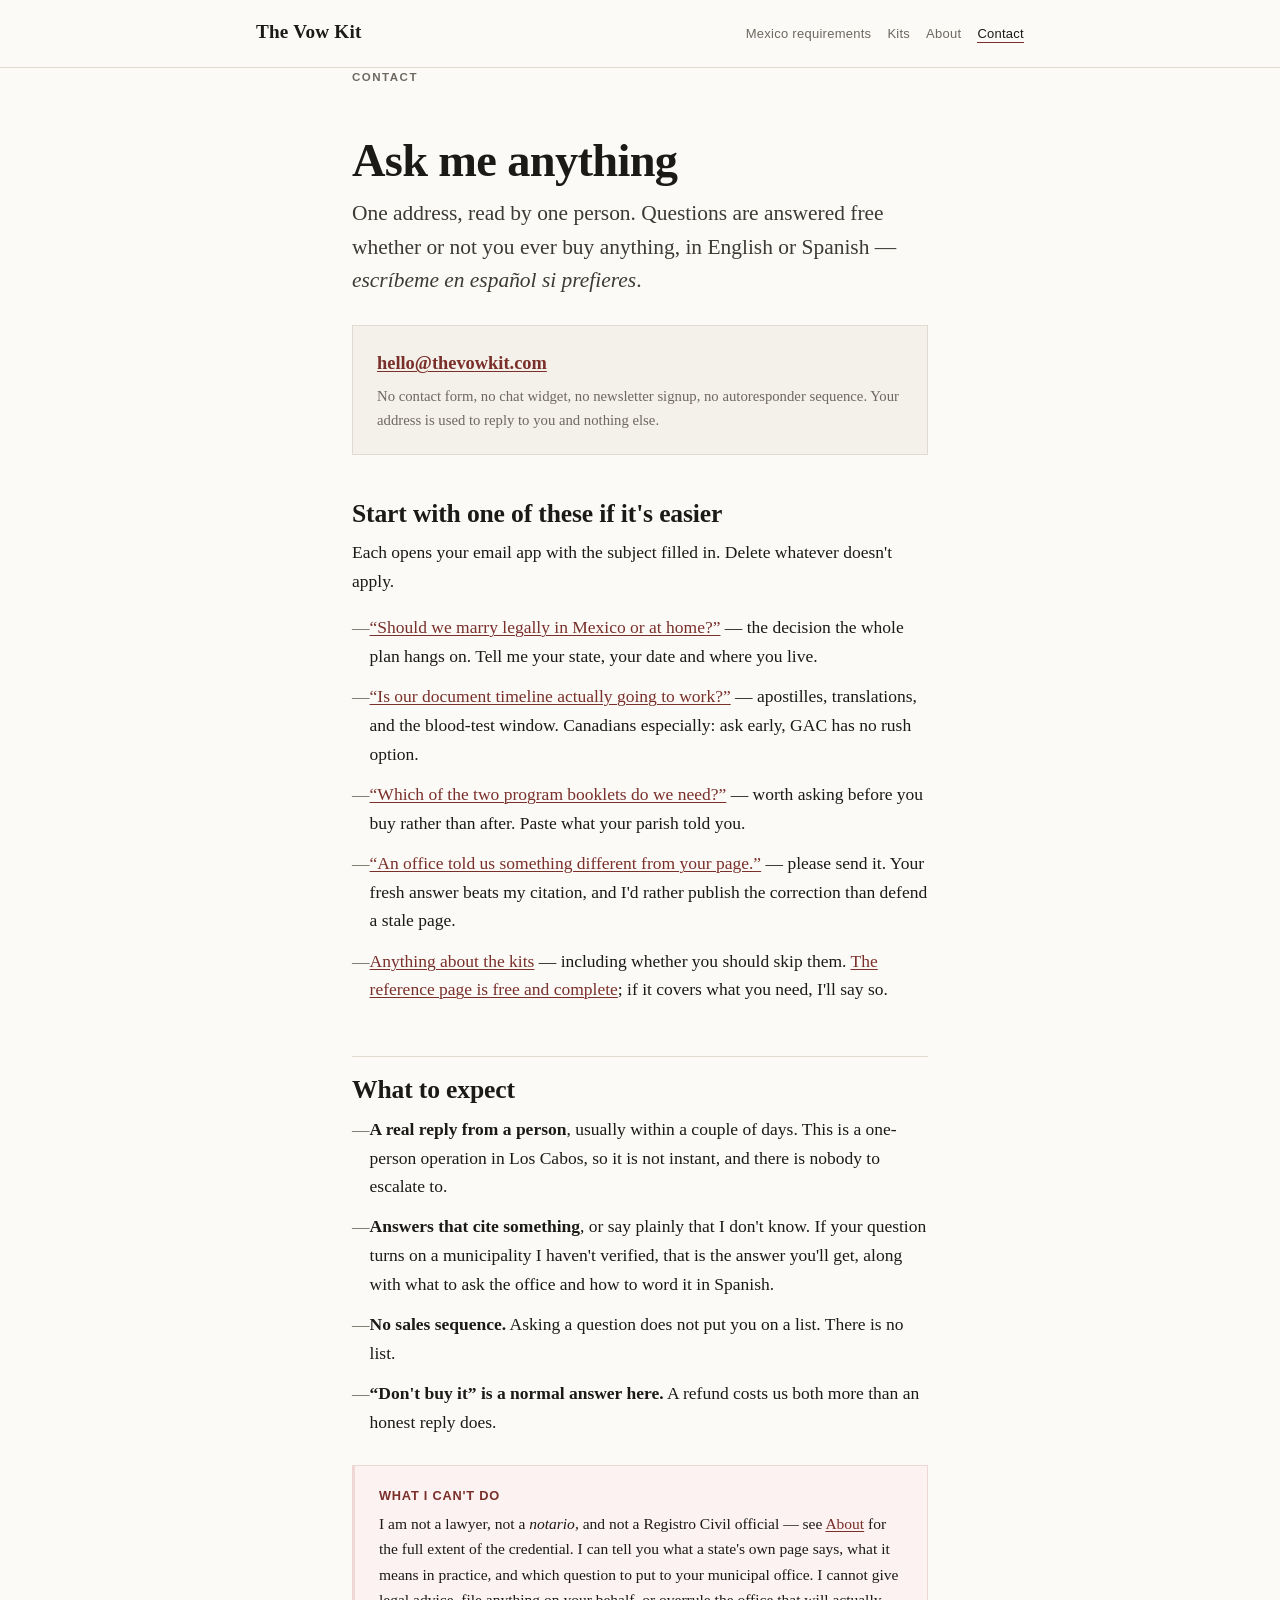
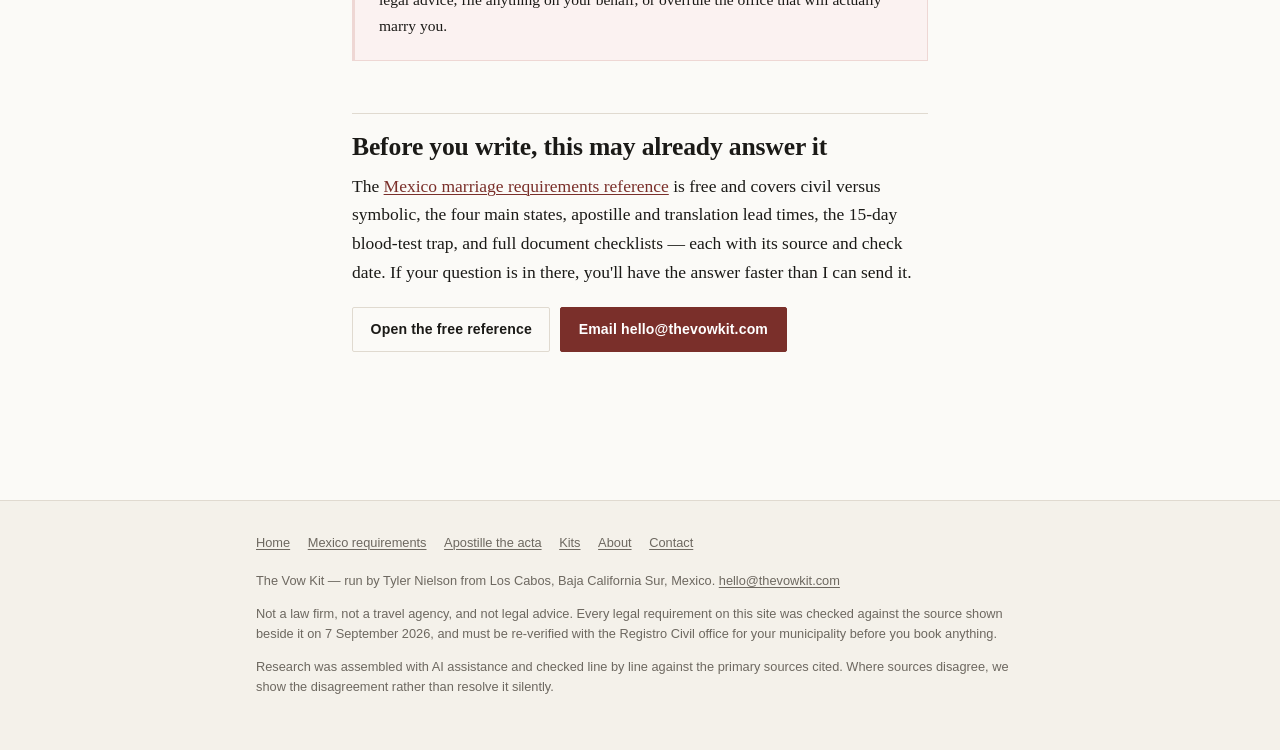
<file: contact.html>
<!DOCTYPE html>
<html lang="en">
<head>
<meta charset="utf-8">
<meta name="viewport" content="width=device-width, initial-scale=1">
<title>Ask me anything about getting married in Mexico — The Vow Kit</title>
<meta name="description" content="Email hello@thevowkit.com with a question about a Mexican destination wedding — legal requirements, documents, timing, or Spanish wording. Answered free, in English or Spanish, whether or not you buy anything.">
<link rel="canonical" href="https://thevowkit.com/contact.html">
<meta property="og:type" content="website">
<meta property="og:site_name" content="The Vow Kit">
<meta property="og:title" content="Ask me anything about getting married in Mexico">
<meta property="og:description" content="Email hello@thevowkit.com — legal requirements, documents, timing or Spanish wording. Answered free, in English or Spanish, whether or not you buy anything.">
<meta property="og:url" content="https://thevowkit.com/contact.html">
<meta property="og:locale" content="en_US">
<meta name="twitter:card" content="summary">
<meta name="twitter:title" content="Ask me anything about getting married in Mexico">
<meta name="twitter:description" content="hello@thevowkit.com — answered free, in English or Spanish, whether or not you buy anything.">
<link rel="icon" href="favicon.svg" type="image/svg+xml">
<link rel="stylesheet" href="assets/css/site.css">
</head>
<body>
<a class="skip" href="#main">Skip to content</a>

<header class="masthead">
  <div class="wrap wrap-wide">
    <a class="wordmark" href="index.html">The Vow Kit</a>
    <nav aria-label="Primary">
      <ul>
        <li><a href="mexico-marriage-requirements.html">Mexico requirements</a></li>
        <li><a href="kits.html">Kits</a></li>
        <li><a href="about.html">About</a></li>
        <li><a href="contact.html" aria-current="page">Contact</a></li>
      </ul>
    </nav>
  </div>
</header>

<main id="main">
<div class="wrap">

  <p class="eyebrow">Contact</p>
  <h1>Ask me anything</h1>
  <p class="standfirst">One address, read by one person. Questions are answered free whether or not you ever buy anything, in English or Spanish — <em>escríbeme en español si prefieres</em>.</p>

  <div class="panel">
    <p style="margin-bottom:0.35rem"><strong style="font-size:1.15rem"><a href="mailto:hello@thevowkit.com">hello@thevowkit.com</a></strong></p>
    <p class="small muted" style="margin-bottom:0">No contact form, no chat widget, no newsletter signup, no autoresponder sequence. Your address is used to reply to you and nothing else.</p>
  </div>

  <section>
  <h2 class="plain">Start with one of these if it's easier</h2>
  <p>Each opens your email app with the subject filled in. Delete whatever doesn't apply.</p>
  <ul class="lede-list">
    <li><a href="mailto:hello@thevowkit.com?subject=Legal%20or%20symbolic%3F&amp;body=Where%20we're%20getting%20married%20(state%2Fcity)%3A%20%0AOur%20date%3A%20%0AWhere%20we%20live%3A%20%0AWhat%20we're%20trying%20to%20decide%3A%20%0A">&ldquo;Should we marry legally in Mexico or at home?&rdquo;</a> — the decision the whole plan hangs on. Tell me your state, your date and where you live.</li>
    <li><a href="mailto:hello@thevowkit.com?subject=Document%20timeline%20check&amp;body=Our%20wedding%20date%3A%20%0AState%2Fmunicipality%3A%20%0AUS%20or%20Canadian%3F%20Which%20state%2Fprovince%3A%20%0APreviously%20married%3F%20%0AWhere%20we%20are%20in%20the%20paperwork%3A%20%0A">&ldquo;Is our document timeline actually going to work?&rdquo;</a> — apostilles, translations, and the blood-test window. Canadians especially: ask early, GAC has no rush option.</li>
    <li><a href="mailto:hello@thevowkit.com?subject=Which%20booklet%20do%20we%20need%3F&amp;body=Nuptial%20Mass%20or%20ceremony%20outside%20Mass%3F%20(If%20unsure%2C%20paste%20what%20your%20parish%20told%20you.)%0AParish%2Fdiocese%3A%20%0AAnything%20your%20priest%20specifically%20requires%3A%20%0A">&ldquo;Which of the two program booklets do we need?&rdquo;</a> — worth asking before you buy rather than after. Paste what your parish told you.</li>
    <li><a href="mailto:hello@thevowkit.com?subject=Correction%20on%20thevowkit.com&amp;body=Page%3A%20%0AWhat%20the%20page%20says%3A%20%0AWhat%20the%20office%20actually%20told%20you%3A%20%0AWho%20told%20you%20(office%2Fmunicipality%2Fdate)%3A%20%0A">&ldquo;An office told us something different from your page.&rdquo;</a> — please send it. Your fresh answer beats my citation, and I'd rather publish the correction than defend a stale page.</li>
    <li><a href="mailto:hello@thevowkit.com?subject=Question%20about%20a%20kit&amp;body=">Anything about the kits</a> — including whether you should skip them. <a href="mexico-marriage-requirements.html">The reference page is free and complete</a>; if it covers what you need, I'll say so.</li>
  </ul>
  </section>

  <section>
  <h2>What to expect</h2>
  <ul class="lede-list">
    <li><strong>A real reply from a person</strong>, usually within a couple of days. This is a one-person operation in Los Cabos, so it is not instant, and there is nobody to escalate to.</li>
    <li><strong>Answers that cite something</strong>, or say plainly that I don't know. If your question turns on a municipality I haven't verified, that is the answer you'll get, along with what to ask the office and how to word it in Spanish.</li>
    <li><strong>No sales sequence.</strong> Asking a question does not put you on a list. There is no list.</li>
    <li><strong>&ldquo;Don't buy it&rdquo; is a normal answer here.</strong> A refund costs us both more than an honest reply does.</li>
  </ul>

  <div class="callout callout-warn">
    <h3>What I can't do</h3>
    <p>I am not a lawyer, not a <em>notario</em>, and not a Registro Civil official — see <a href="about.html">About</a> for the full extent of the credential. I can tell you what a state's own page says, what it means in practice, and which question to put to your municipal office. I cannot give legal advice, file anything on your behalf, or overrule the office that will actually marry you.</p>
  </div>
  </section>

  <section>
  <h2>Before you write, this may already answer it</h2>
  <p>The <a href="mexico-marriage-requirements.html">Mexico marriage requirements reference</a> is free and covers civil versus symbolic, the four main states, apostille and translation lead times, the 15-day blood-test trap, and full document checklists — each with its source and check date. If your question is in there, you'll have the answer faster than I can send it.</p>
  <div class="btnrow">
    <a class="btn btn-ghost" href="mexico-marriage-requirements.html">Open the free reference</a>
    <a class="btn" href="mailto:hello@thevowkit.com">Email hello@thevowkit.com</a>
  </div>
  </section>

</div>
</main>

<footer class="sitefoot">
  <div class="wrap wrap-wide">
    <ul>
      <li><a href="index.html">Home</a></li>
      <li><a href="mexico-marriage-requirements.html">Mexico requirements</a></li>
      <li><a href="apostille-mexican-marriage-certificate.html">Apostille the acta</a></li>
      <li><a href="kits.html">Kits</a></li>
      <li><a href="about.html">About</a></li>
      <li><a href="contact.html">Contact</a></li>
    </ul>
    <p>The Vow Kit — run by Tyler Nielson from Los Cabos, Baja California Sur, Mexico. <a href="mailto:hello@thevowkit.com">hello@thevowkit.com</a></p>
    <p>Not a law firm, not a travel agency, and not legal advice. Every legal requirement on this site was checked against the source shown beside it on 7 September 2026, and must be re-verified with the Registro Civil office for your municipality before you book anything.</p>
    <p>Research was assembled with AI assistance and checked line by line against the primary sources cited. Where sources disagree, we show the disagreement rather than resolve it silently.</p>
  </div>
</footer>

</body>
</html>
</file>
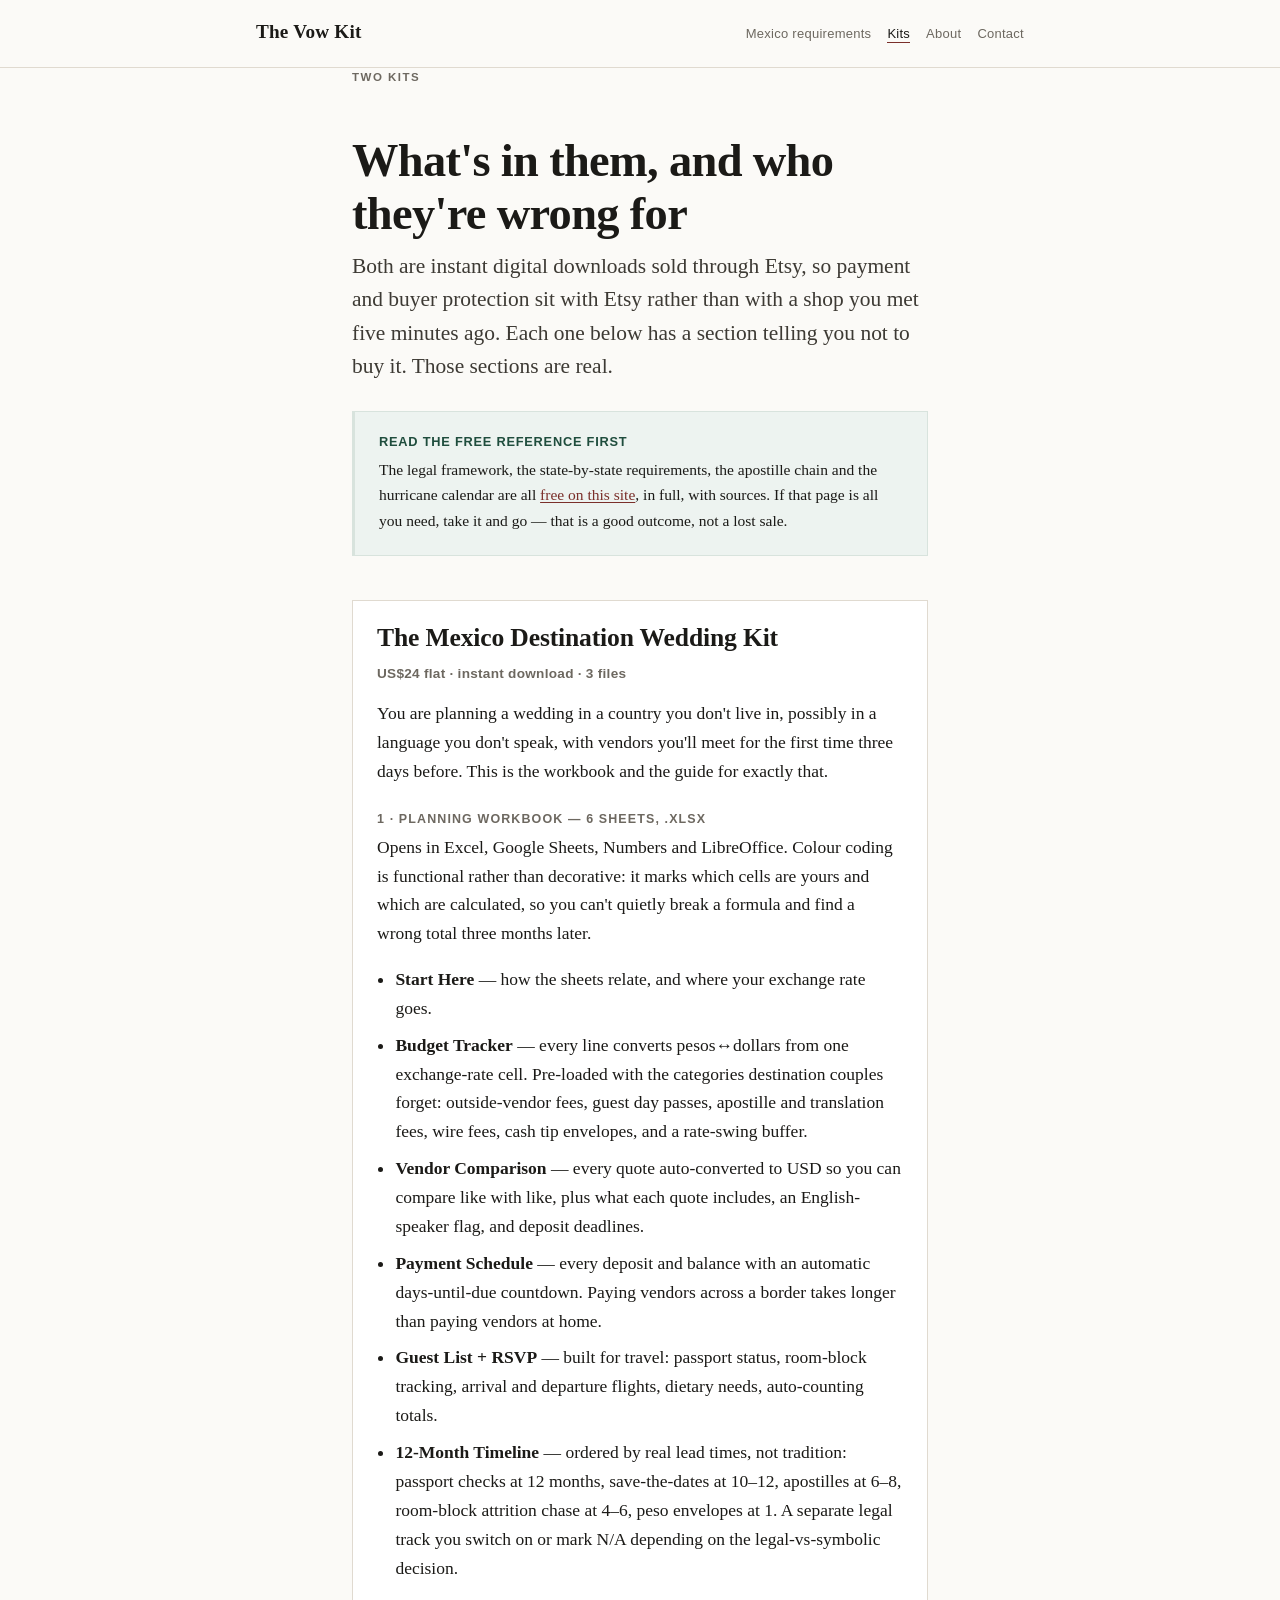
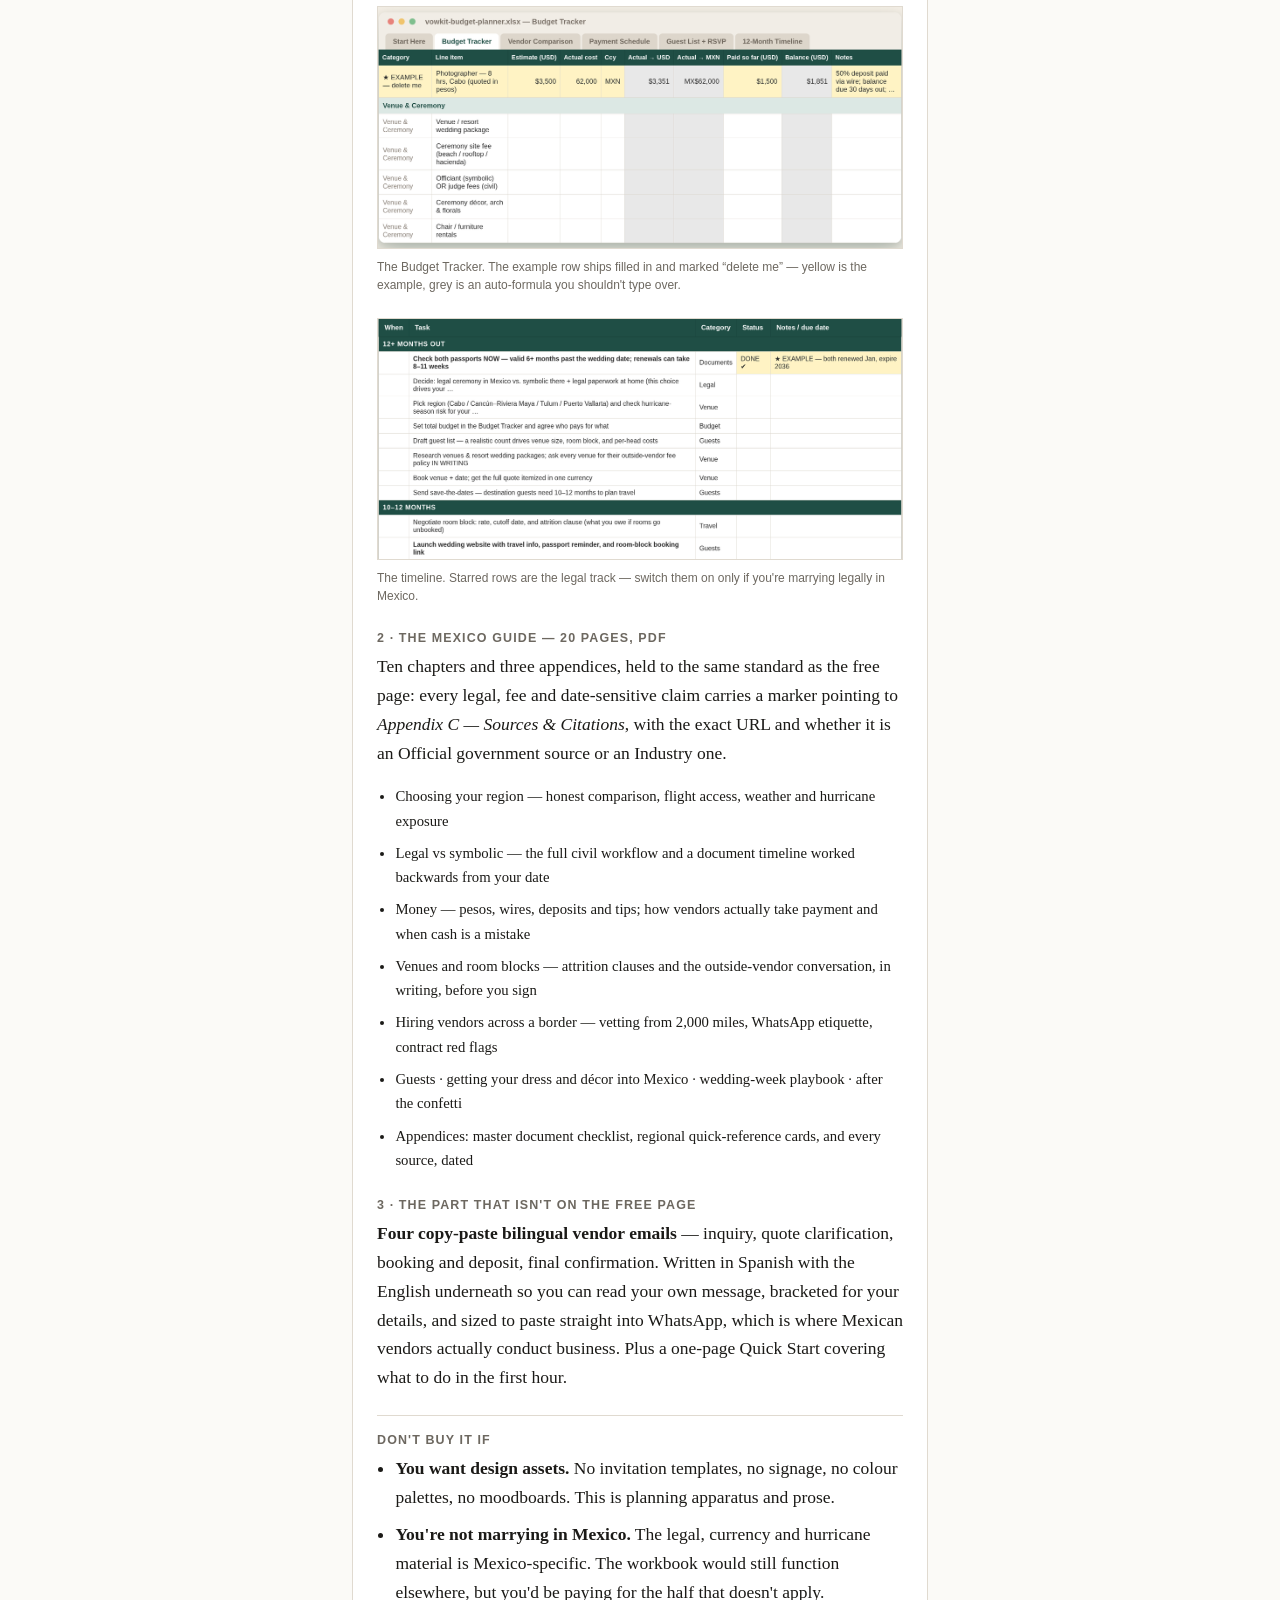
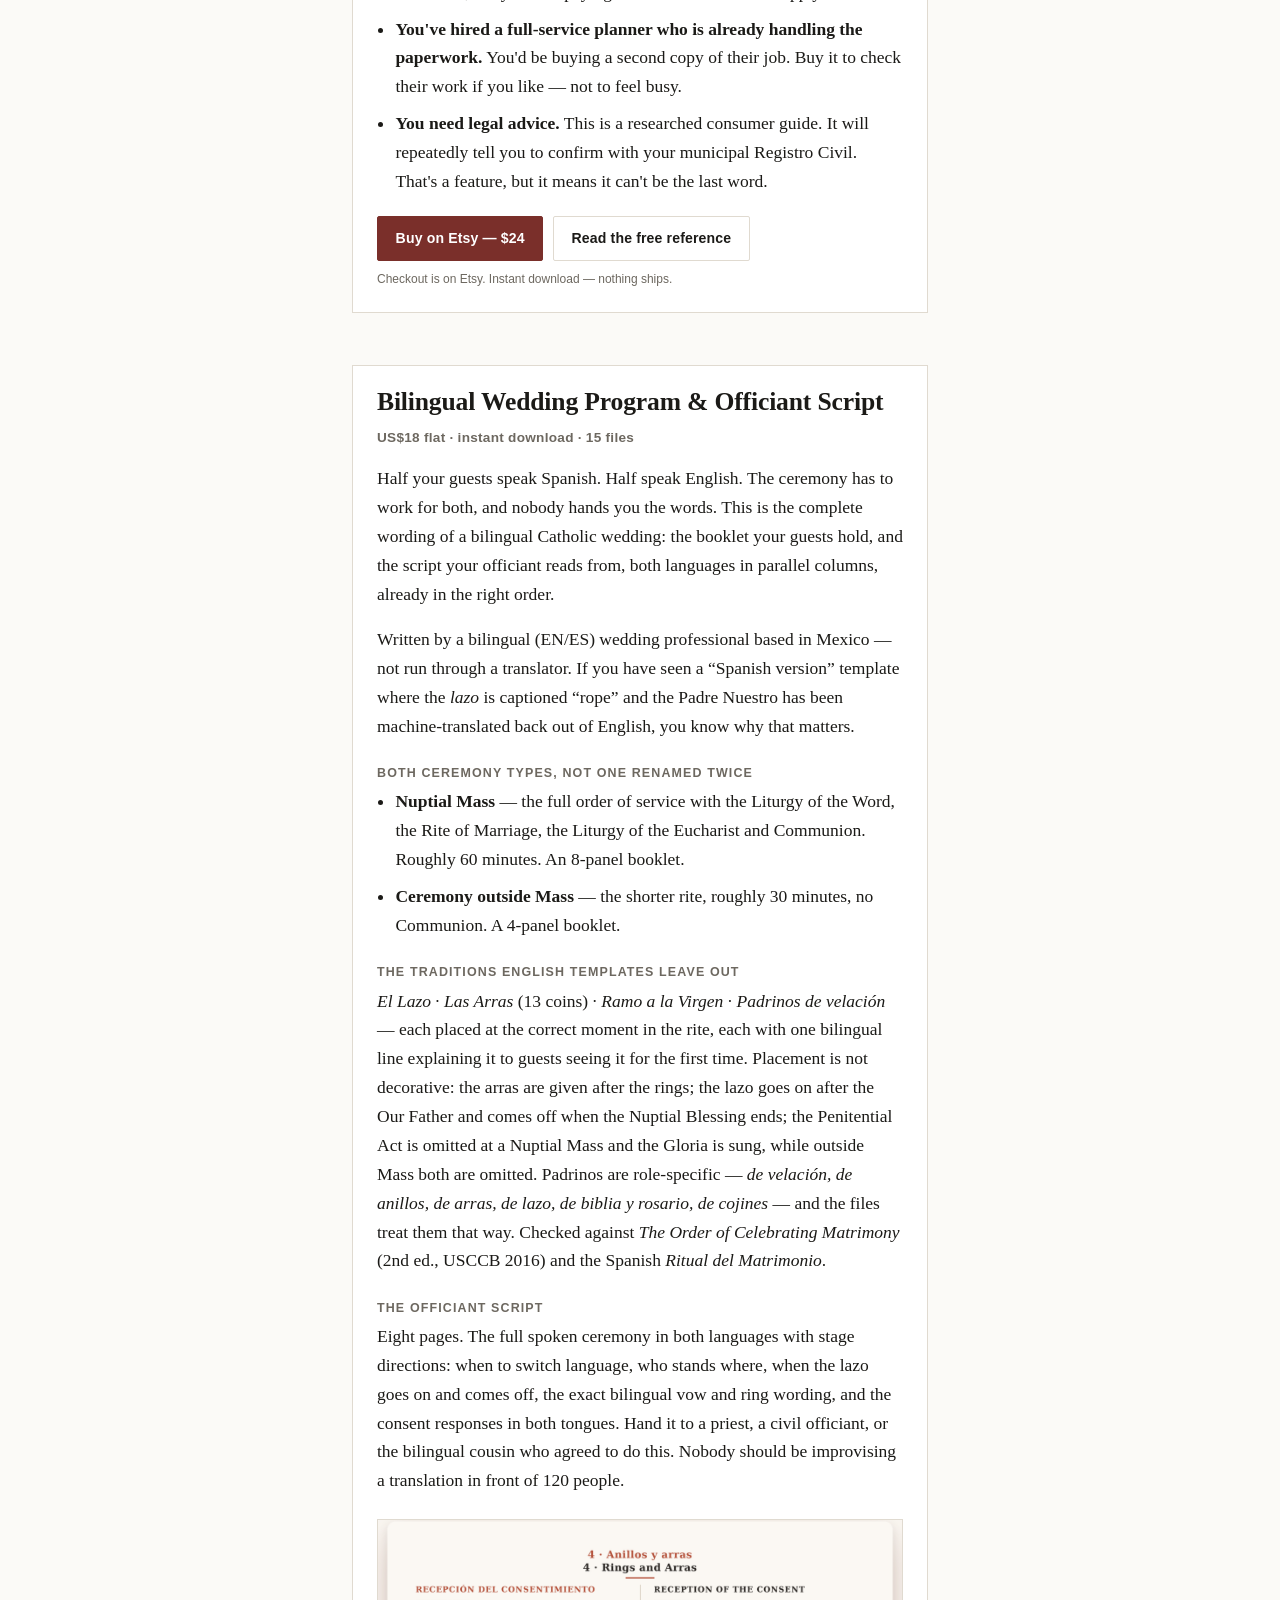
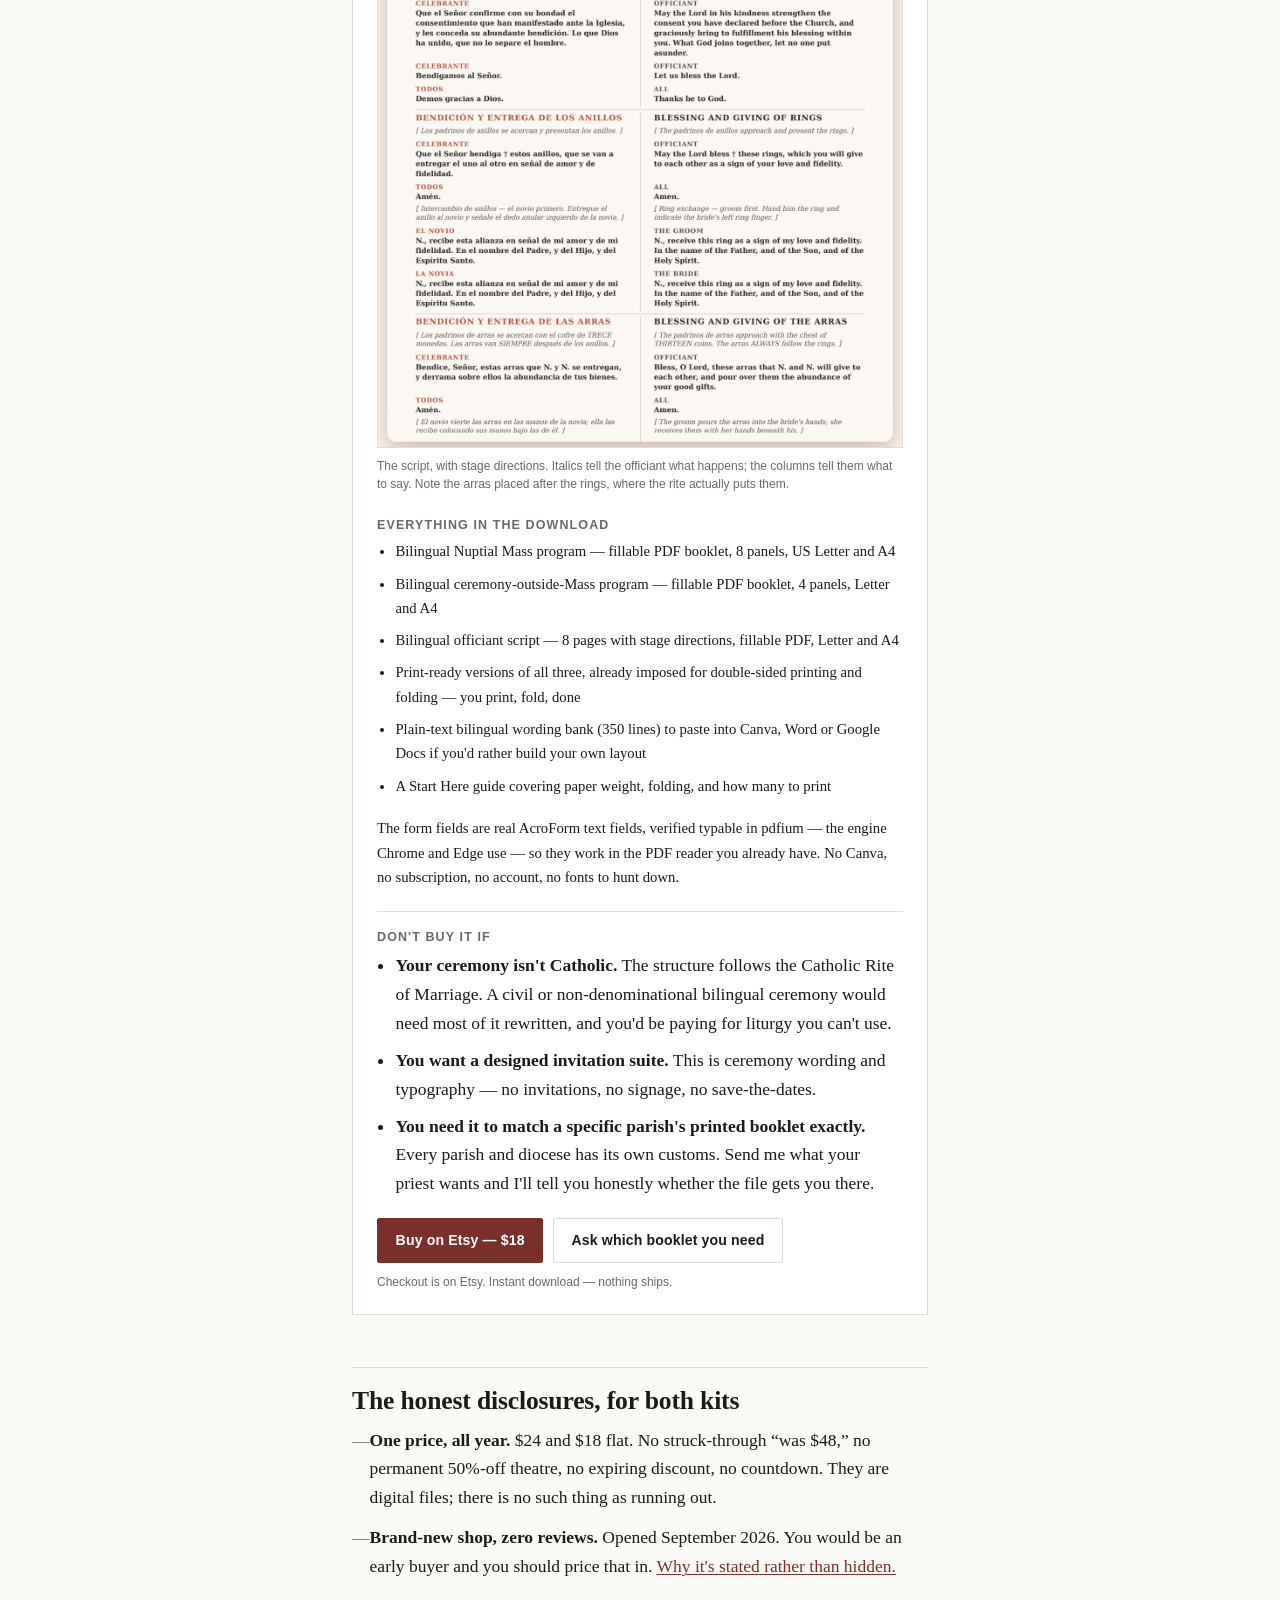
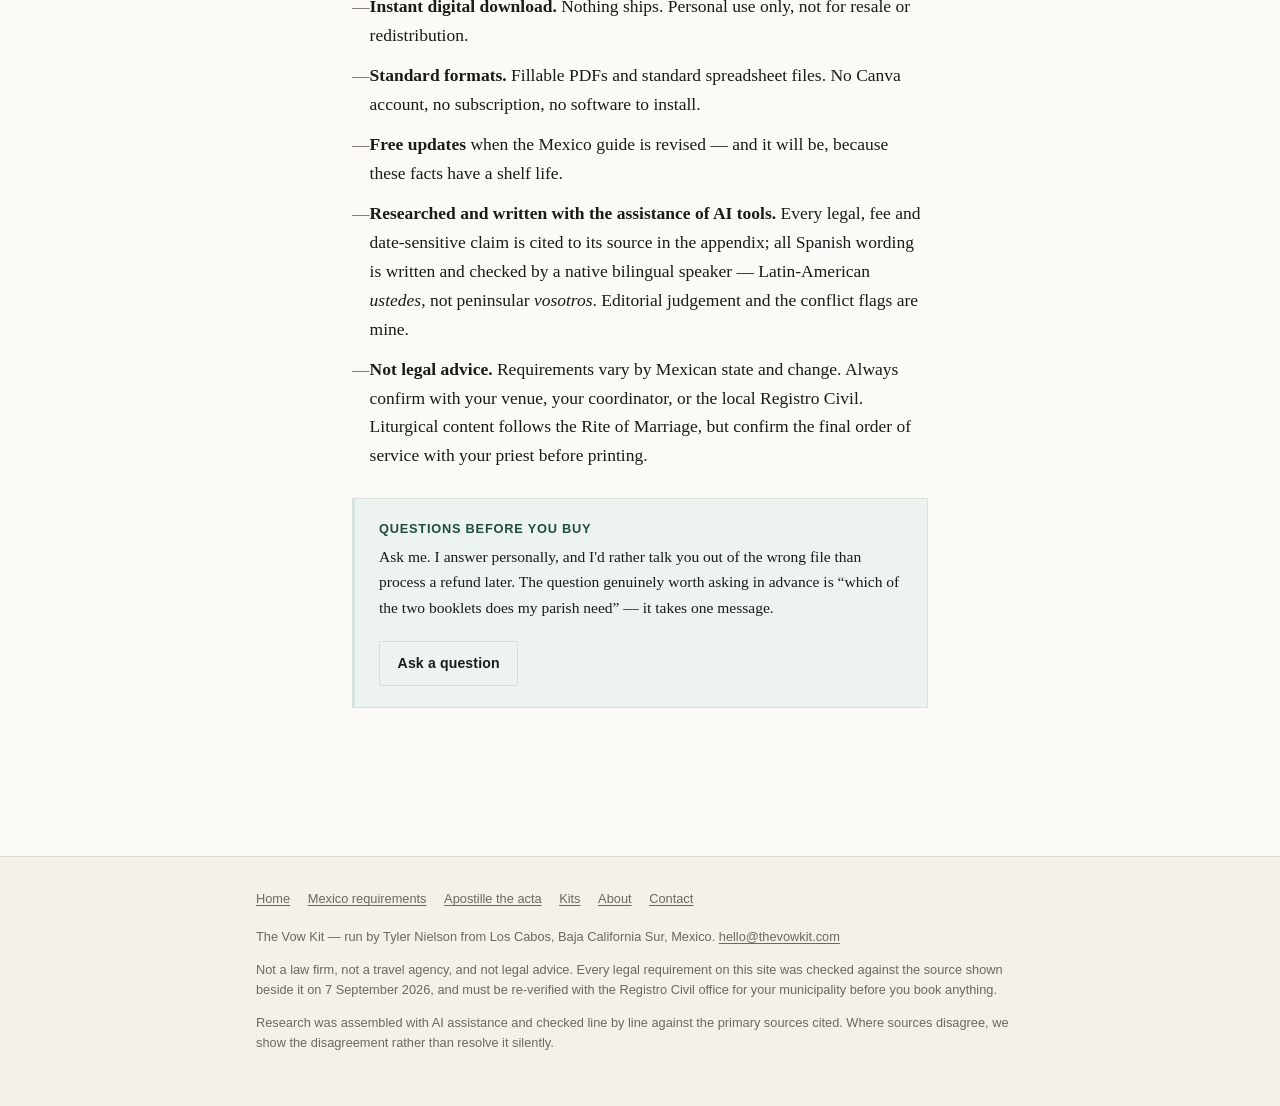
<file: kits.html>
<!DOCTYPE html>
<html lang="en">
<head>
<meta charset="utf-8">
<meta name="viewport" content="width=device-width, initial-scale=1">
<title>The two kits — what's in them, and who they're wrong for — The Vow Kit</title>
<meta name="description" content="A $24 Mexico destination wedding kit (6-sheet workbook, 20-page cited guide, bilingual vendor email templates) and an $18 bilingual Catholic program and officiant script. Both with an honest who-this-is-not-for section. Sold on Etsy.">
<link rel="canonical" href="https://thevowkit.com/kits.html">
<meta property="og:type" content="website">
<meta property="og:site_name" content="The Vow Kit">
<meta property="og:title" content="The two kits — what's in them, and who they're wrong for">
<meta property="og:description" content="A $24 Mexico destination wedding kit and an $18 bilingual Catholic program with officiant script. Sold on substance, with an honest who-this-is-not-for section on each.">
<meta property="og:url" content="https://thevowkit.com/kits.html">
<meta property="og:locale" content="en_US">
<meta name="twitter:card" content="summary">
<meta name="twitter:title" content="The two kits — what's in them, and who they're wrong for">
<meta name="twitter:description" content="$24 Mexico planning kit, $18 bilingual Catholic program and officiant script. Sold on substance, on Etsy.">
<link rel="icon" href="favicon.svg" type="image/svg+xml">
<link rel="stylesheet" href="assets/css/site.css">
</head>
<body>
<a class="skip" href="#main">Skip to content</a>

<header class="masthead">
  <div class="wrap wrap-wide">
    <a class="wordmark" href="index.html">The Vow Kit</a>
    <nav aria-label="Primary">
      <ul>
        <li><a href="mexico-marriage-requirements.html">Mexico requirements</a></li>
        <li><a href="kits.html" aria-current="page">Kits</a></li>
        <li><a href="about.html">About</a></li>
        <li><a href="contact.html">Contact</a></li>
      </ul>
    </nav>
  </div>
</header>

<main id="main">
<div class="wrap">

  <p class="eyebrow">Two kits</p>
  <h1>What's in them, and who they're wrong for</h1>
  <p class="standfirst">Both are instant digital downloads sold through Etsy, so payment and buyer protection sit with Etsy rather than with a shop you met five minutes ago. Each one below has a section telling you not to buy it. Those sections are real.</p>

  <div class="callout callout-note">
    <h3>Read the free reference first</h3>
    <p>The legal framework, the state-by-state requirements, the apostille chain and the hurricane calendar are all <a href="mexico-marriage-requirements.html">free on this site</a>, in full, with sources. If that page is all you need, take it and go — that is a good outcome, not a lost sale.</p>
  </div>

  <section>
  <div class="card">
    <h2 class="plain">The Mexico Destination Wedding Kit</h2>
    <p class="price">US$24 flat · instant download · 3 files</p>
    <p>You are planning a wedding in a country you don't live in, possibly in a language you don't speak, with vendors you'll meet for the first time three days before. This is the workbook and the guide for exactly that.</p>

    <h4>1 · Planning workbook — 6 sheets, .xlsx</h4>
    <p>Opens in Excel, Google Sheets, Numbers and LibreOffice. Colour coding is functional rather than decorative: it marks which cells are yours and which are calculated, so you can't quietly break a formula and find a wrong total three months later.</p>
    <ul>
      <li><strong>Start Here</strong> — how the sheets relate, and where your exchange rate goes.</li>
      <li><strong>Budget Tracker</strong> — every line converts pesos↔dollars from one exchange-rate cell. Pre-loaded with the categories destination couples forget: outside-vendor fees, guest day passes, apostille and translation fees, wire fees, cash tip envelopes, and a rate-swing buffer.</li>
      <li><strong>Vendor Comparison</strong> — every quote auto-converted to USD so you can compare like with like, plus what each quote includes, an English-speaker flag, and deposit deadlines.</li>
      <li><strong>Payment Schedule</strong> — every deposit and balance with an automatic days-until-due countdown. Paying vendors across a border takes longer than paying vendors at home.</li>
      <li><strong>Guest List + RSVP</strong> — built for travel: passport status, room-block tracking, arrival and departure flights, dietary needs, auto-counting totals.</li>
      <li><strong>12-Month Timeline</strong> — ordered by real lead times, not tradition: passport checks at 12 months, save-the-dates at 10–12, apostilles at 6–8, room-block attrition chase at 4–6, peso envelopes at 1. A separate legal track you switch on or mark N/A depending on the legal-vs-symbolic decision.</li>
    </ul>

    <figure class="shot">
      <img src="assets/img/kit-budget-sheet.png" alt="The Budget Tracker sheet, showing an example photographer line quoted in pesos and auto-converted to dollars, with columns for estimate, actual cost, currency, paid so far and balance." width="1200" height="551" loading="lazy" decoding="async">
      <figcaption>The Budget Tracker. The example row ships filled in and marked &ldquo;delete me&rdquo; — yellow is the example, grey is an auto-formula you shouldn't type over.</figcaption>
    </figure>

    <figure class="shot">
      <img src="assets/img/kit-timeline-sheet.png" alt="The 12-Month Timeline sheet, with tasks ordered by lead time and starred rows marking the optional legal-marriage track." width="1200" height="551" loading="lazy" decoding="async">
      <figcaption>The timeline. Starred rows are the legal track — switch them on only if you're marrying legally in Mexico.</figcaption>
    </figure>

    <h4>2 · The Mexico guide — 20 pages, PDF</h4>
    <p>Ten chapters and three appendices, held to the same standard as the free page: every legal, fee and date-sensitive claim carries a marker pointing to <em>Appendix C — Sources &amp; Citations</em>, with the exact URL and whether it is an Official government source or an Industry one.</p>
    <ul class="small">
      <li>Choosing your region — honest comparison, flight access, weather and hurricane exposure</li>
      <li>Legal vs symbolic — the full civil workflow and a document timeline worked backwards from your date</li>
      <li>Money — pesos, wires, deposits and tips; how vendors actually take payment and when cash is a mistake</li>
      <li>Venues and room blocks — attrition clauses and the outside-vendor conversation, in writing, before you sign</li>
      <li>Hiring vendors across a border — vetting from 2,000 miles, WhatsApp etiquette, contract red flags</li>
      <li>Guests · getting your dress and décor into Mexico · wedding-week playbook · after the confetti</li>
      <li>Appendices: master document checklist, regional quick-reference cards, and every source, dated</li>
    </ul>

    <h4>3 · The part that isn't on the free page</h4>
    <p><strong>Four copy-paste bilingual vendor emails</strong> — inquiry, quote clarification, booking and deposit, final confirmation. Written in Spanish with the English underneath so you can read your own message, bracketed for your details, and sized to paste straight into WhatsApp, which is where Mexican vendors actually conduct business. Plus a one-page Quick Start covering what to do in the first hour.</p>

    <div class="notfor">
      <h4>Don't buy it if</h4>
      <ul>
        <li><strong>You want design assets.</strong> No invitation templates, no signage, no colour palettes, no moodboards. This is planning apparatus and prose.</li>
        <li><strong>You're not marrying in Mexico.</strong> The legal, currency and hurricane material is Mexico-specific. The workbook would still function elsewhere, but you'd be paying for the half that doesn't apply.</li>
        <li><strong>You've hired a full-service planner who is already handling the paperwork.</strong> You'd be buying a second copy of their job. Buy it to check their work if you like — not to feel busy.</li>
        <li><strong>You need legal advice.</strong> This is a researched consumer guide. It will repeatedly tell you to confirm with your municipal Registro Civil. That's a feature, but it means it can't be the last word.</li>
      </ul>
    </div>

    <div class="btnrow">
      <a class="btn" href="https://www.etsy.com/listing/4570703265" rel="noopener">Buy on Etsy — $24</a>
      <a class="btn btn-ghost" href="mexico-marriage-requirements.html">Read the free reference</a>
    </div>
    <p class="btnnote">Checkout is on Etsy. Instant download — nothing ships.</p>
  </div>
  </section>

  <section>
  <div class="card">
    <h2 class="plain">Bilingual Wedding Program &amp; Officiant Script</h2>
    <p class="price">US$18 flat · instant download · 15 files</p>
    <p>Half your guests speak Spanish. Half speak English. The ceremony has to work for both, and nobody hands you the words. This is the complete wording of a bilingual Catholic wedding: the booklet your guests hold, and the script your officiant reads from, both languages in parallel columns, already in the right order.</p>
    <p>Written by a bilingual (EN/ES) wedding professional based in Mexico — not run through a translator. If you have seen a &ldquo;Spanish version&rdquo; template where the <em>lazo</em> is captioned &ldquo;rope&rdquo; and the Padre Nuestro has been machine-translated back out of English, you know why that matters.</p>

    <h4>Both ceremony types, not one renamed twice</h4>
    <ul>
      <li><strong>Nuptial Mass</strong> — the full order of service with the Liturgy of the Word, the Rite of Marriage, the Liturgy of the Eucharist and Communion. Roughly 60 minutes. An 8-panel booklet.</li>
      <li><strong>Ceremony outside Mass</strong> — the shorter rite, roughly 30 minutes, no Communion. A 4-panel booklet.</li>
    </ul>

    <h4>The traditions English templates leave out</h4>
    <p><em>El Lazo</em> · <em>Las Arras</em> (13 coins) · <em>Ramo a la Virgen</em> · <em>Padrinos de velación</em> — each placed at the correct moment in the rite, each with one bilingual line explaining it to guests seeing it for the first time. Placement is not decorative: the arras are given after the rings; the lazo goes on after the Our Father and comes off when the Nuptial Blessing ends; the Penitential Act is omitted at a Nuptial Mass and the Gloria is sung, while outside Mass both are omitted. Padrinos are role-specific — <em>de velación, de anillos, de arras, de lazo, de biblia y rosario, de cojines</em> — and the files treat them that way. Checked against <em>The Order of Celebrating Matrimony</em> (2nd ed., USCCB 2016) and the Spanish <em>Ritual del Matrimonio</em>.</p>

    <h4>The officiant script</h4>
    <p>Eight pages. The full spoken ceremony in both languages with stage directions: when to switch language, who stands where, when the lazo goes on and comes off, the exact bilingual vow and ring wording, and the consent responses in both tongues. Hand it to a priest, a civil officiant, or the bilingual cousin who agreed to do this. Nobody should be improvising a translation in front of 120 people.</p>

    <figure class="shot">
      <img src="assets/img/prog-script.png" alt="A page of the officiant script showing the Reception of the Consent, the blessing and giving of rings, and the arras, in parallel Spanish and English columns with italic stage directions." width="1200" height="1206" loading="lazy" decoding="async">
      <figcaption>The script, with stage directions. Italics tell the officiant what happens; the columns tell them what to say. Note the arras placed after the rings, where the rite actually puts them.</figcaption>
    </figure>

    <h4>Everything in the download</h4>
    <ul class="small">
      <li>Bilingual Nuptial Mass program — fillable PDF booklet, 8 panels, US Letter and A4</li>
      <li>Bilingual ceremony-outside-Mass program — fillable PDF booklet, 4 panels, Letter and A4</li>
      <li>Bilingual officiant script — 8 pages with stage directions, fillable PDF, Letter and A4</li>
      <li>Print-ready versions of all three, already imposed for double-sided printing and folding — you print, fold, done</li>
      <li>Plain-text bilingual wording bank (350 lines) to paste into Canva, Word or Google Docs if you'd rather build your own layout</li>
      <li>A Start Here guide covering paper weight, folding, and how many to print</li>
    </ul>
    <p class="small">The form fields are real AcroForm text fields, verified typable in pdfium — the engine Chrome and Edge use — so they work in the PDF reader you already have. No Canva, no subscription, no account, no fonts to hunt down.</p>

    <div class="notfor">
      <h4>Don't buy it if</h4>
      <ul>
        <li><strong>Your ceremony isn't Catholic.</strong> The structure follows the Catholic Rite of Marriage. A civil or non-denominational bilingual ceremony would need most of it rewritten, and you'd be paying for liturgy you can't use.</li>
        <li><strong>You want a designed invitation suite.</strong> This is ceremony wording and typography — no invitations, no signage, no save-the-dates.</li>
        <li><strong>You need it to match a specific parish's printed booklet exactly.</strong> Every parish and diocese has its own customs. Send me what your priest wants and I'll tell you honestly whether the file gets you there.</li>
      </ul>
    </div>

    <div class="btnrow">
      <a class="btn" href="https://www.etsy.com/listing/4570991225" rel="noopener">Buy on Etsy — $18</a>
      <a class="btn btn-ghost" href="contact.html">Ask which booklet you need</a>
    </div>
    <p class="btnnote">Checkout is on Etsy. Instant download — nothing ships.</p>
  </div>
  </section>

  <section>
  <h2>The honest disclosures, for both kits</h2>
  <ul class="lede-list">
    <li><strong>One price, all year.</strong> $24 and $18 flat. No struck-through &ldquo;was $48,&rdquo; no permanent 50%-off theatre, no expiring discount, no countdown. They are digital files; there is no such thing as running out.</li>
    <li><strong>Brand-new shop, zero reviews.</strong> Opened September 2026. You would be an early buyer and you should price that in. <a href="about.html">Why it's stated rather than hidden.</a></li>
    <li><strong>Instant digital download.</strong> Nothing ships. Personal use only, not for resale or redistribution.</li>
    <li><strong>Standard formats.</strong> Fillable PDFs and standard spreadsheet files. No Canva account, no subscription, no software to install.</li>
    <li><strong>Free updates</strong> when the Mexico guide is revised — and it will be, because these facts have a shelf life.</li>
    <li><strong>Researched and written with the assistance of AI tools.</strong> Every legal, fee and date-sensitive claim is cited to its source in the appendix; all Spanish wording is written and checked by a native bilingual speaker — Latin-American <em>ustedes</em>, not peninsular <em>vosotros</em>. Editorial judgement and the conflict flags are mine.</li>
    <li><strong>Not legal advice.</strong> Requirements vary by Mexican state and change. Always confirm with your venue, your coordinator, or the local Registro Civil. Liturgical content follows the Rite of Marriage, but confirm the final order of service with your priest before printing.</li>
  </ul>

  <div class="callout callout-note">
    <h3>Questions before you buy</h3>
    <p>Ask me. I answer personally, and I'd rather talk you out of the wrong file than process a refund later. The question genuinely worth asking in advance is &ldquo;which of the two booklets does my parish need&rdquo; — it takes one message.</p>
    <div class="btnrow">
      <a class="btn btn-ghost" href="contact.html">Ask a question</a>
    </div>
  </div>
  </section>

</div>
</main>

<footer class="sitefoot">
  <div class="wrap wrap-wide">
    <ul>
      <li><a href="index.html">Home</a></li>
      <li><a href="mexico-marriage-requirements.html">Mexico requirements</a></li>
      <li><a href="apostille-mexican-marriage-certificate.html">Apostille the acta</a></li>
      <li><a href="kits.html">Kits</a></li>
      <li><a href="about.html">About</a></li>
      <li><a href="contact.html">Contact</a></li>
    </ul>
    <p>The Vow Kit — run by Tyler Nielson from Los Cabos, Baja California Sur, Mexico. <a href="mailto:hello@thevowkit.com">hello@thevowkit.com</a></p>
    <p>Not a law firm, not a travel agency, and not legal advice. Every legal requirement on this site was checked against the source shown beside it on 7 September 2026, and must be re-verified with the Registro Civil office for your municipality before you book anything.</p>
    <p>Research was assembled with AI assistance and checked line by line against the primary sources cited. Where sources disagree, we show the disagreement rather than resolve it silently.</p>
  </div>
</footer>

</body>
</html>
</file>
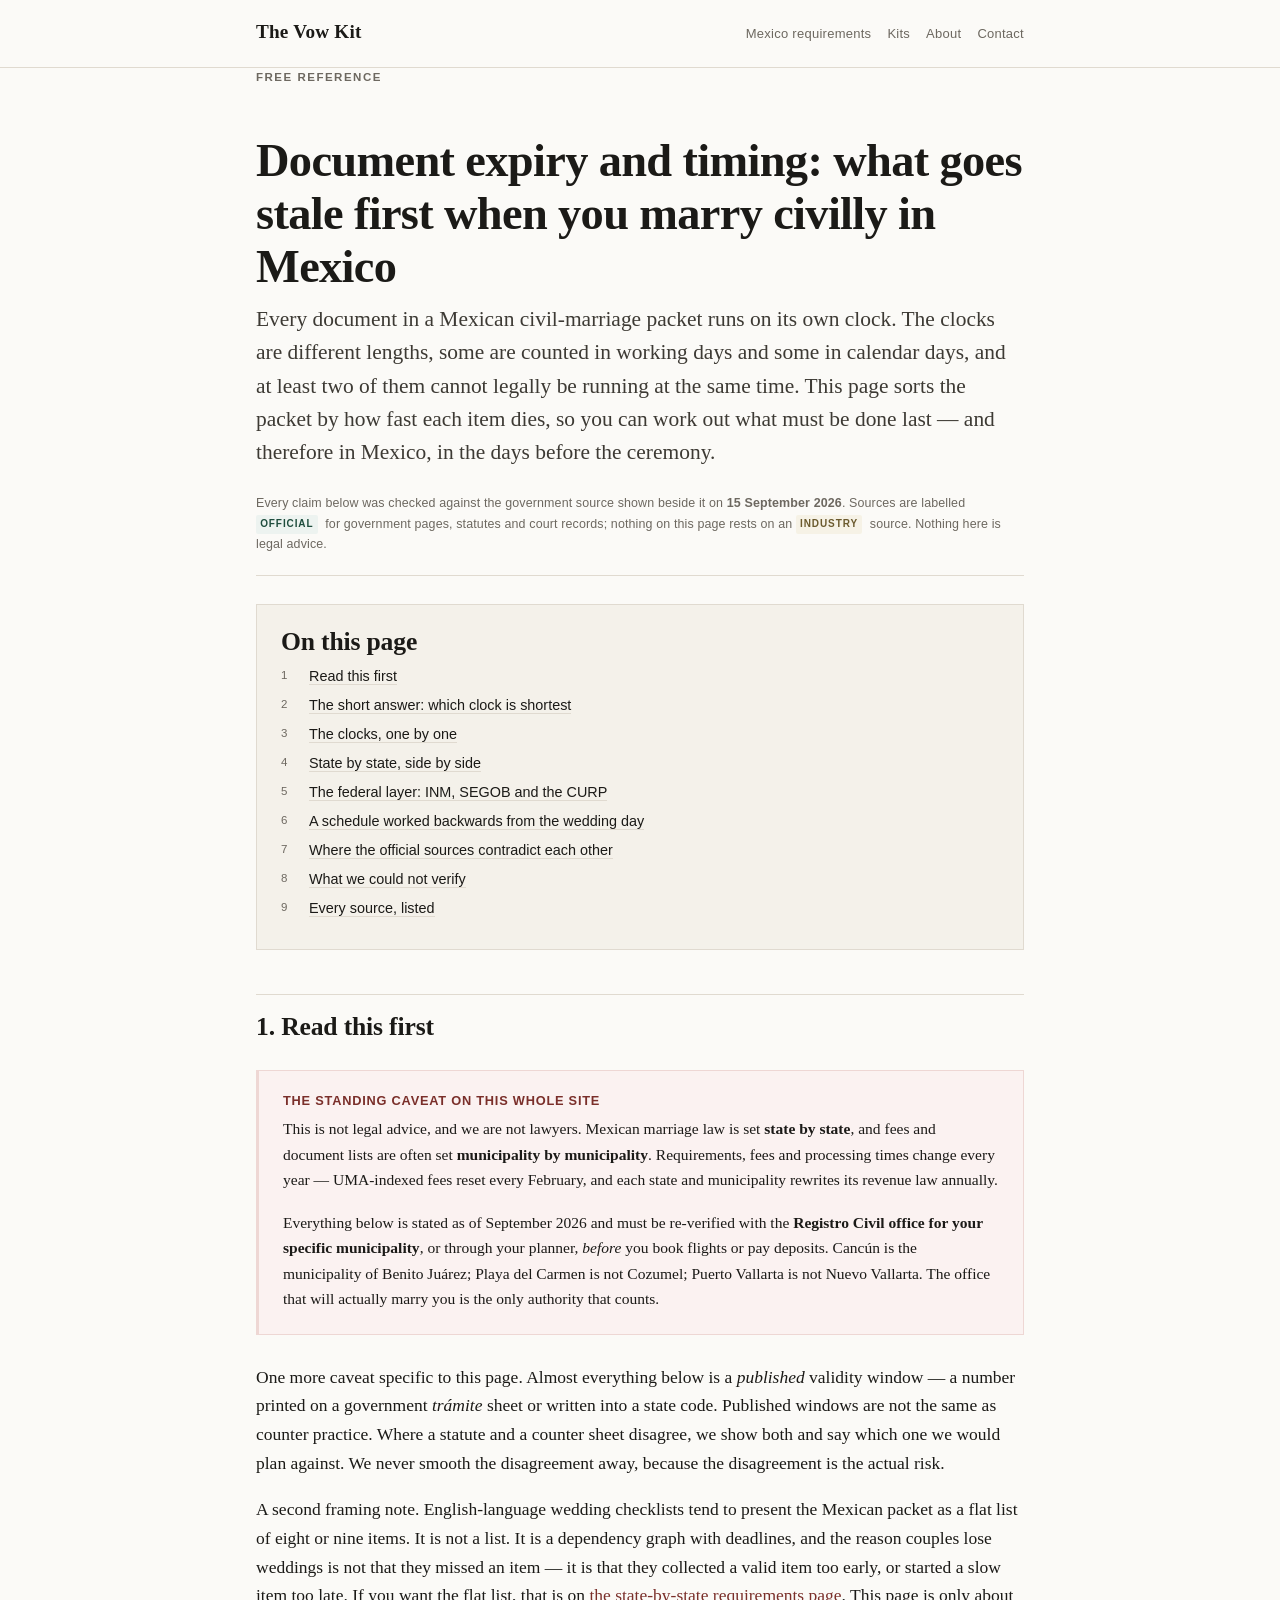
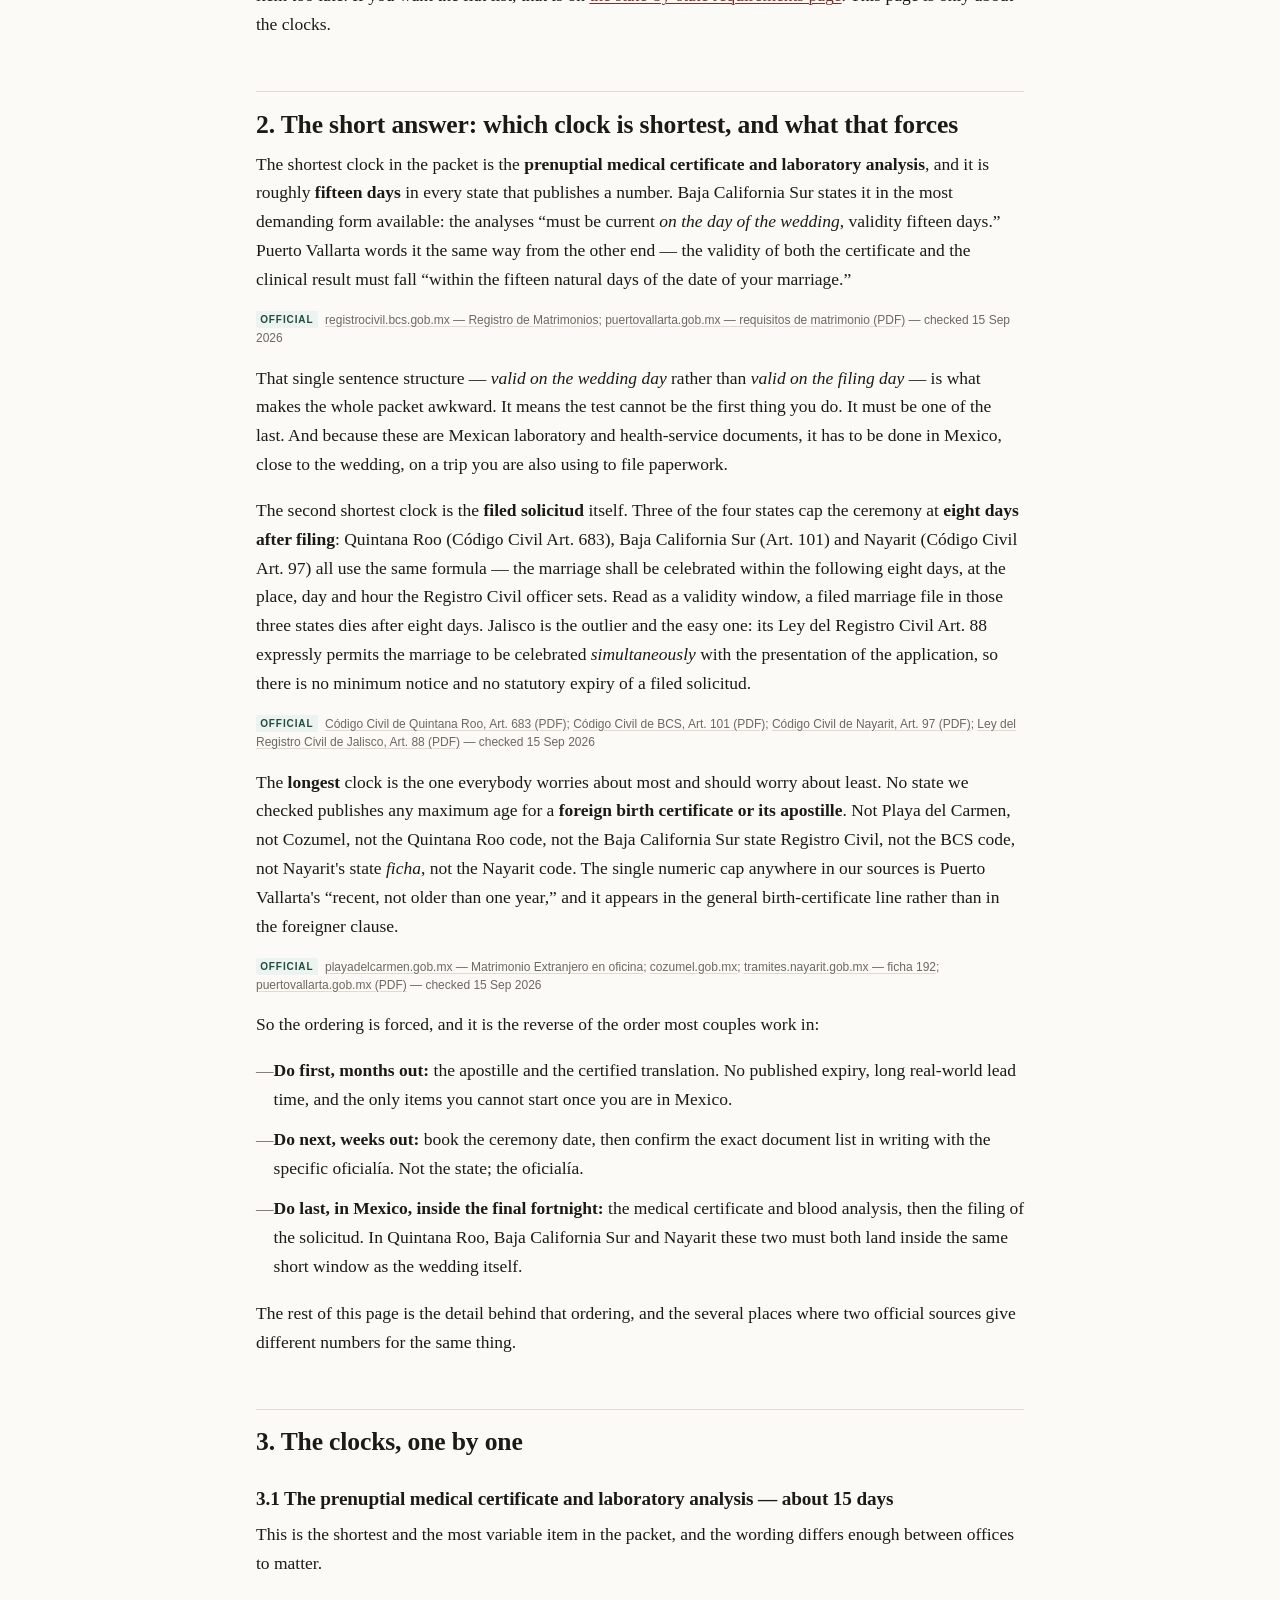
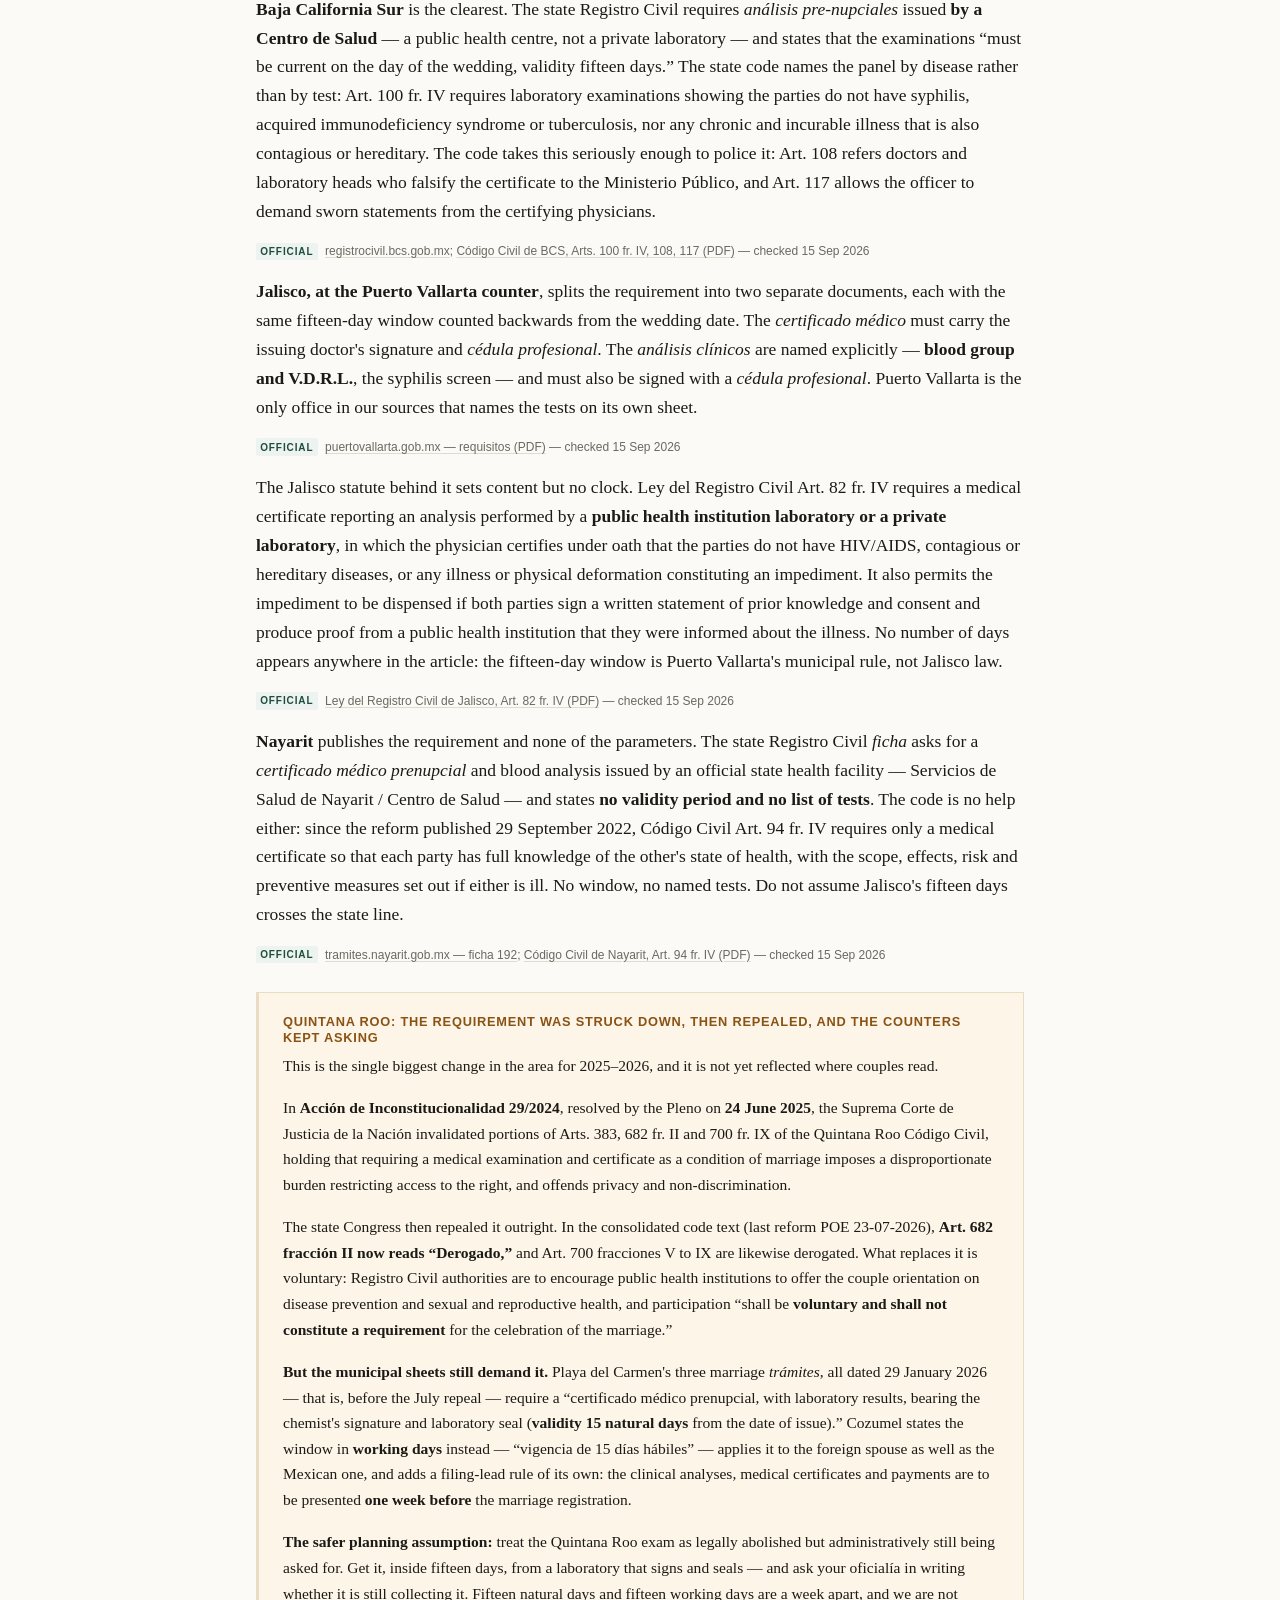
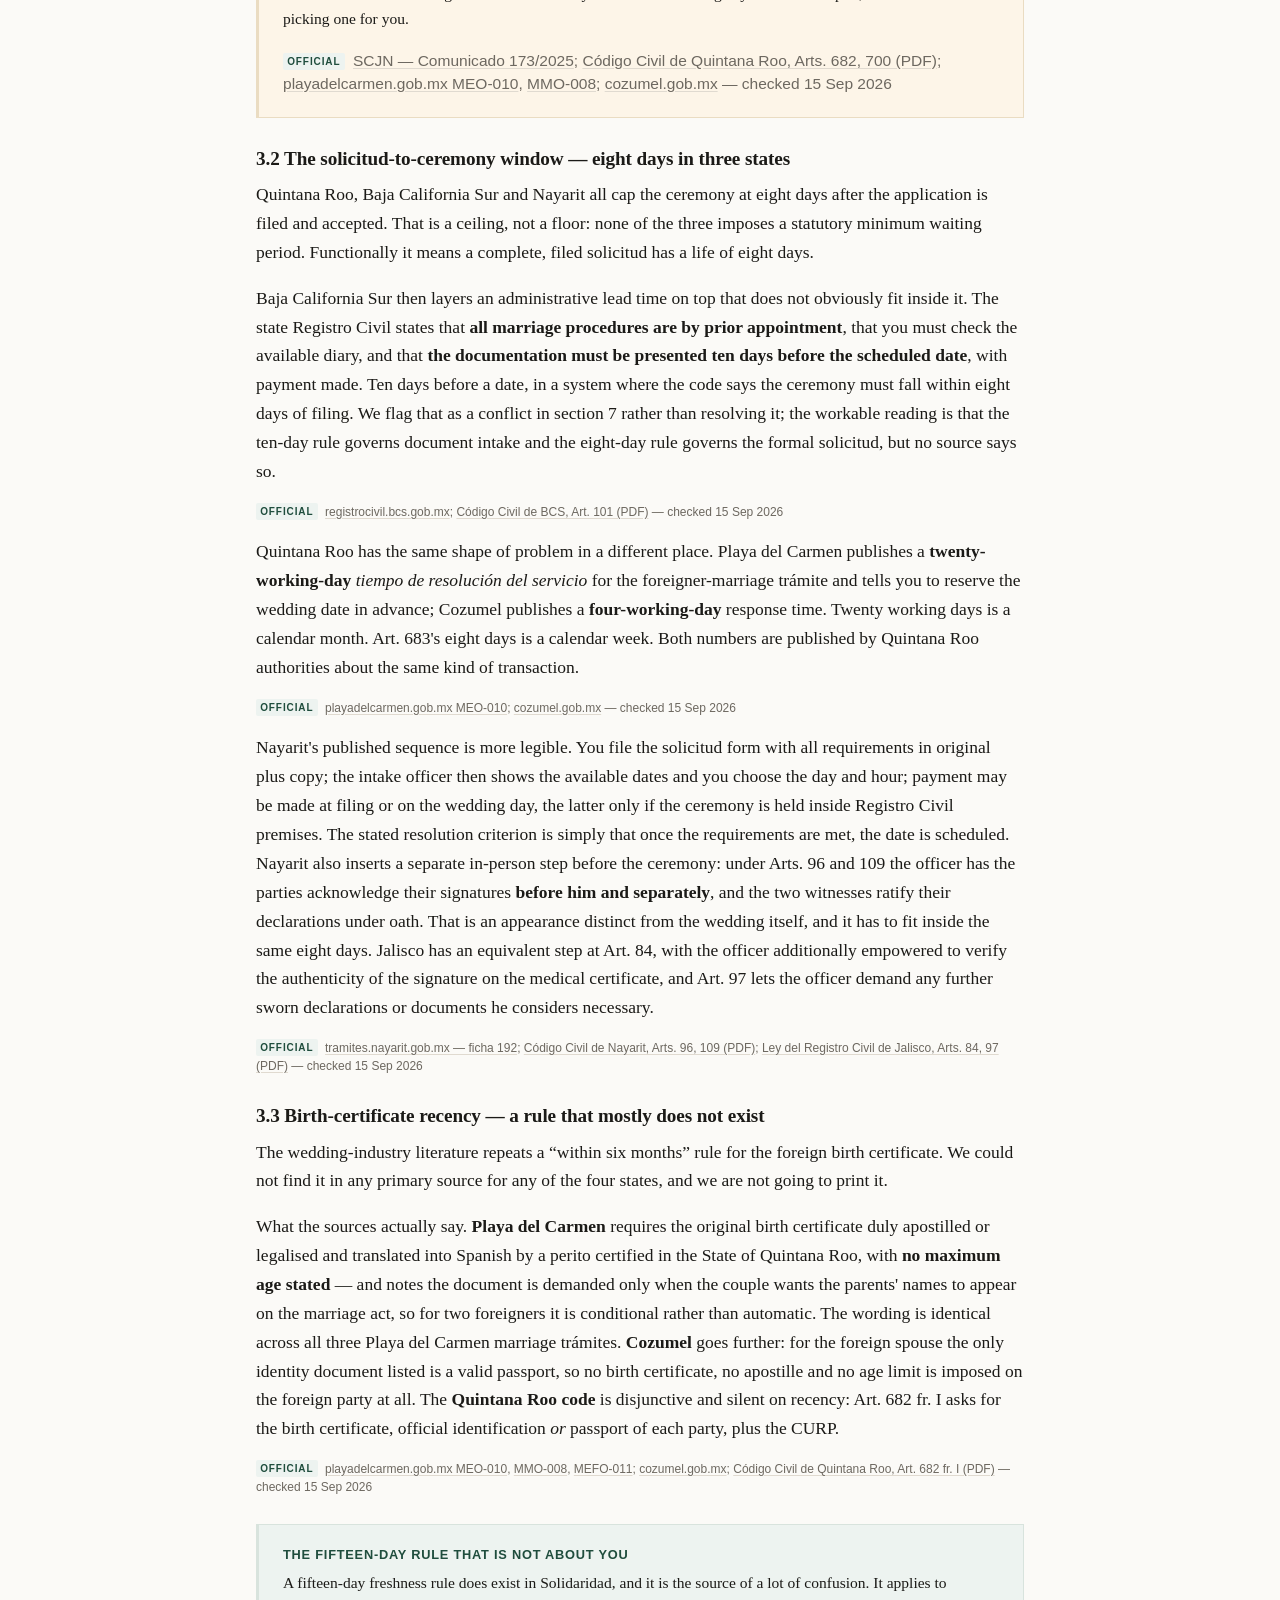
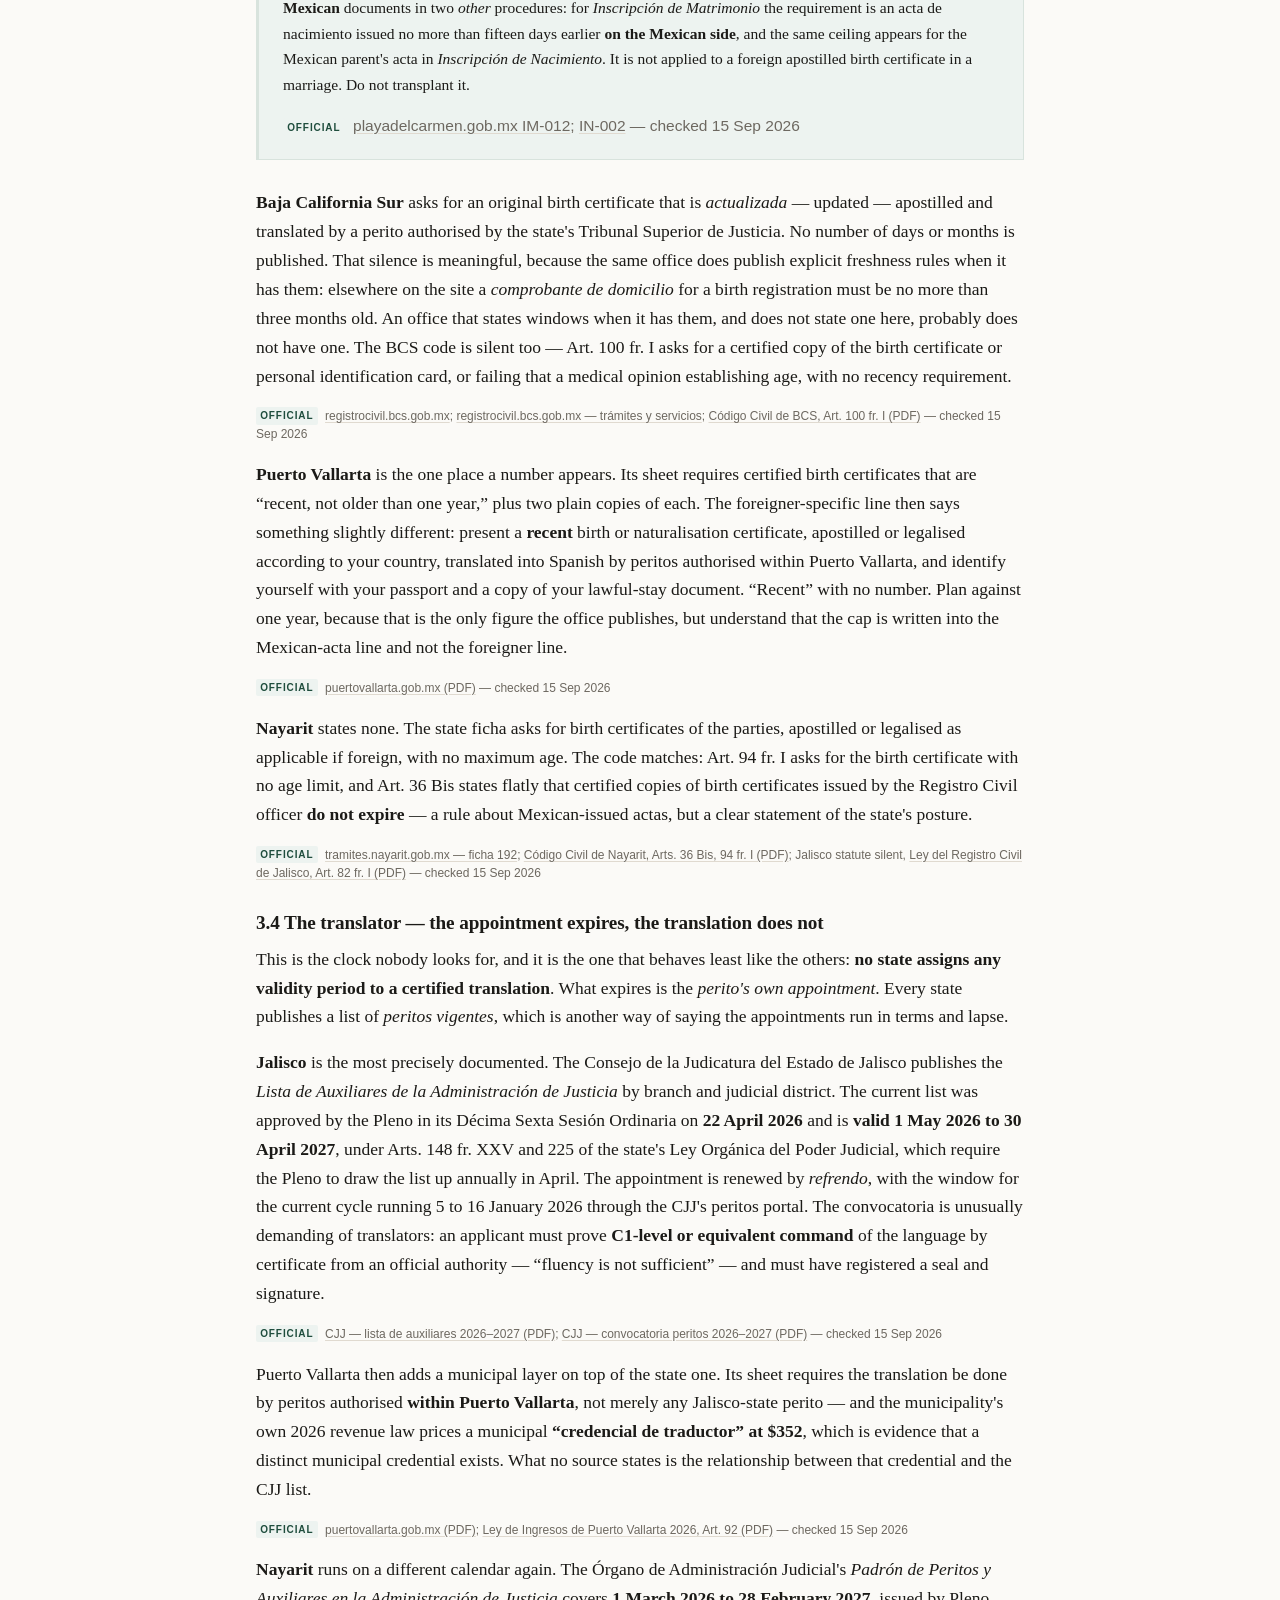
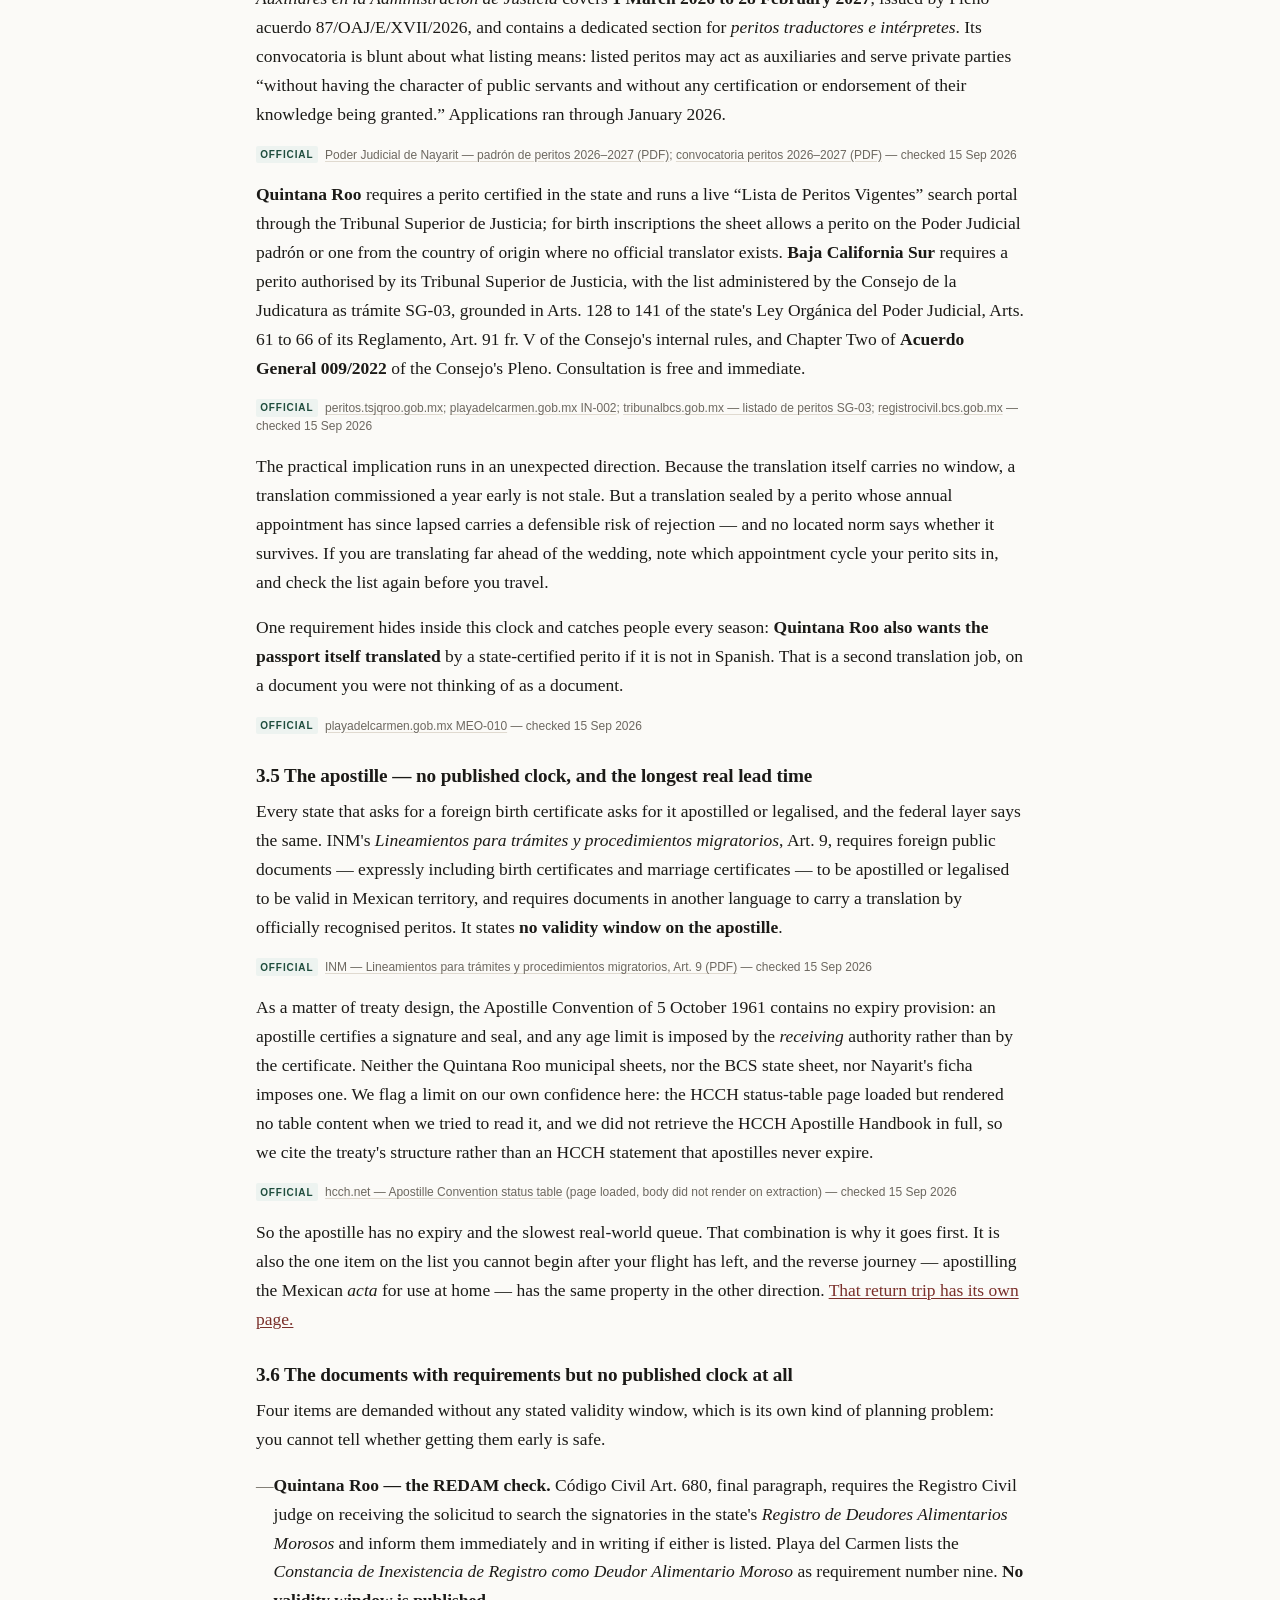
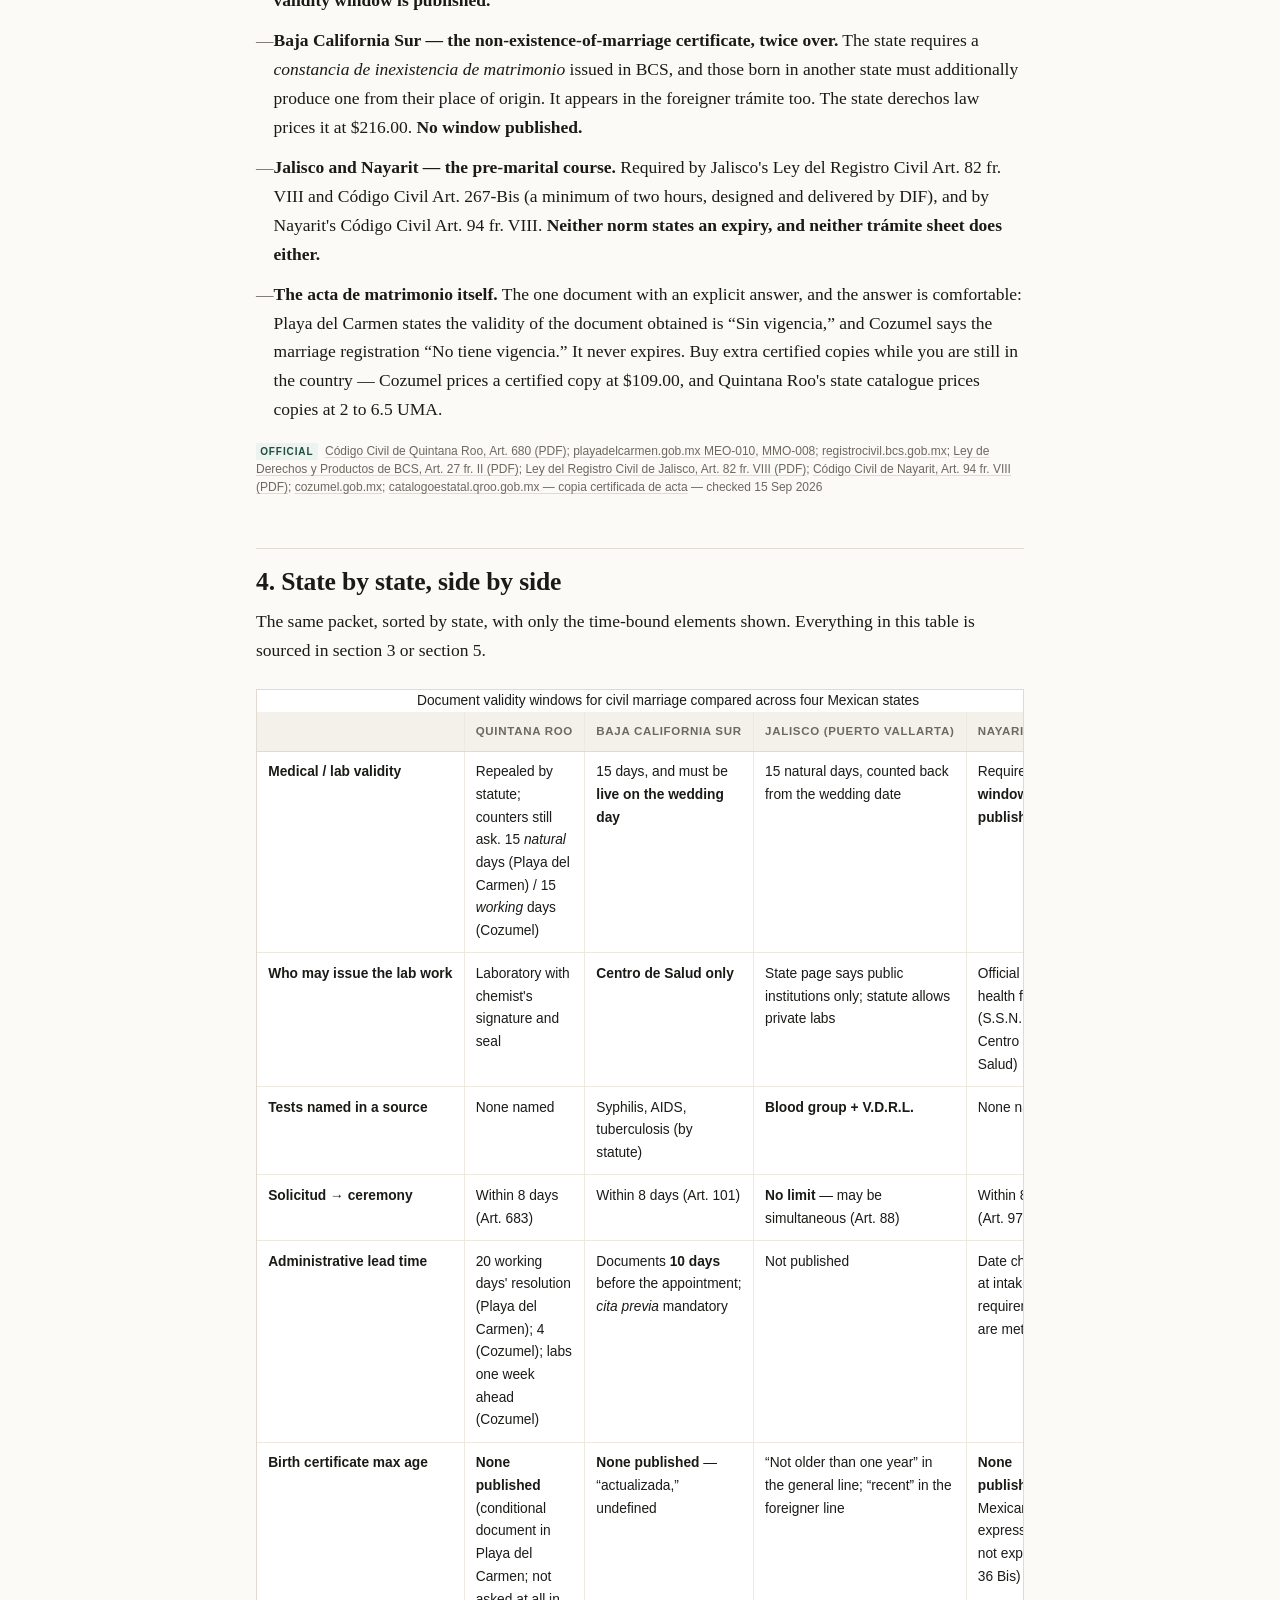
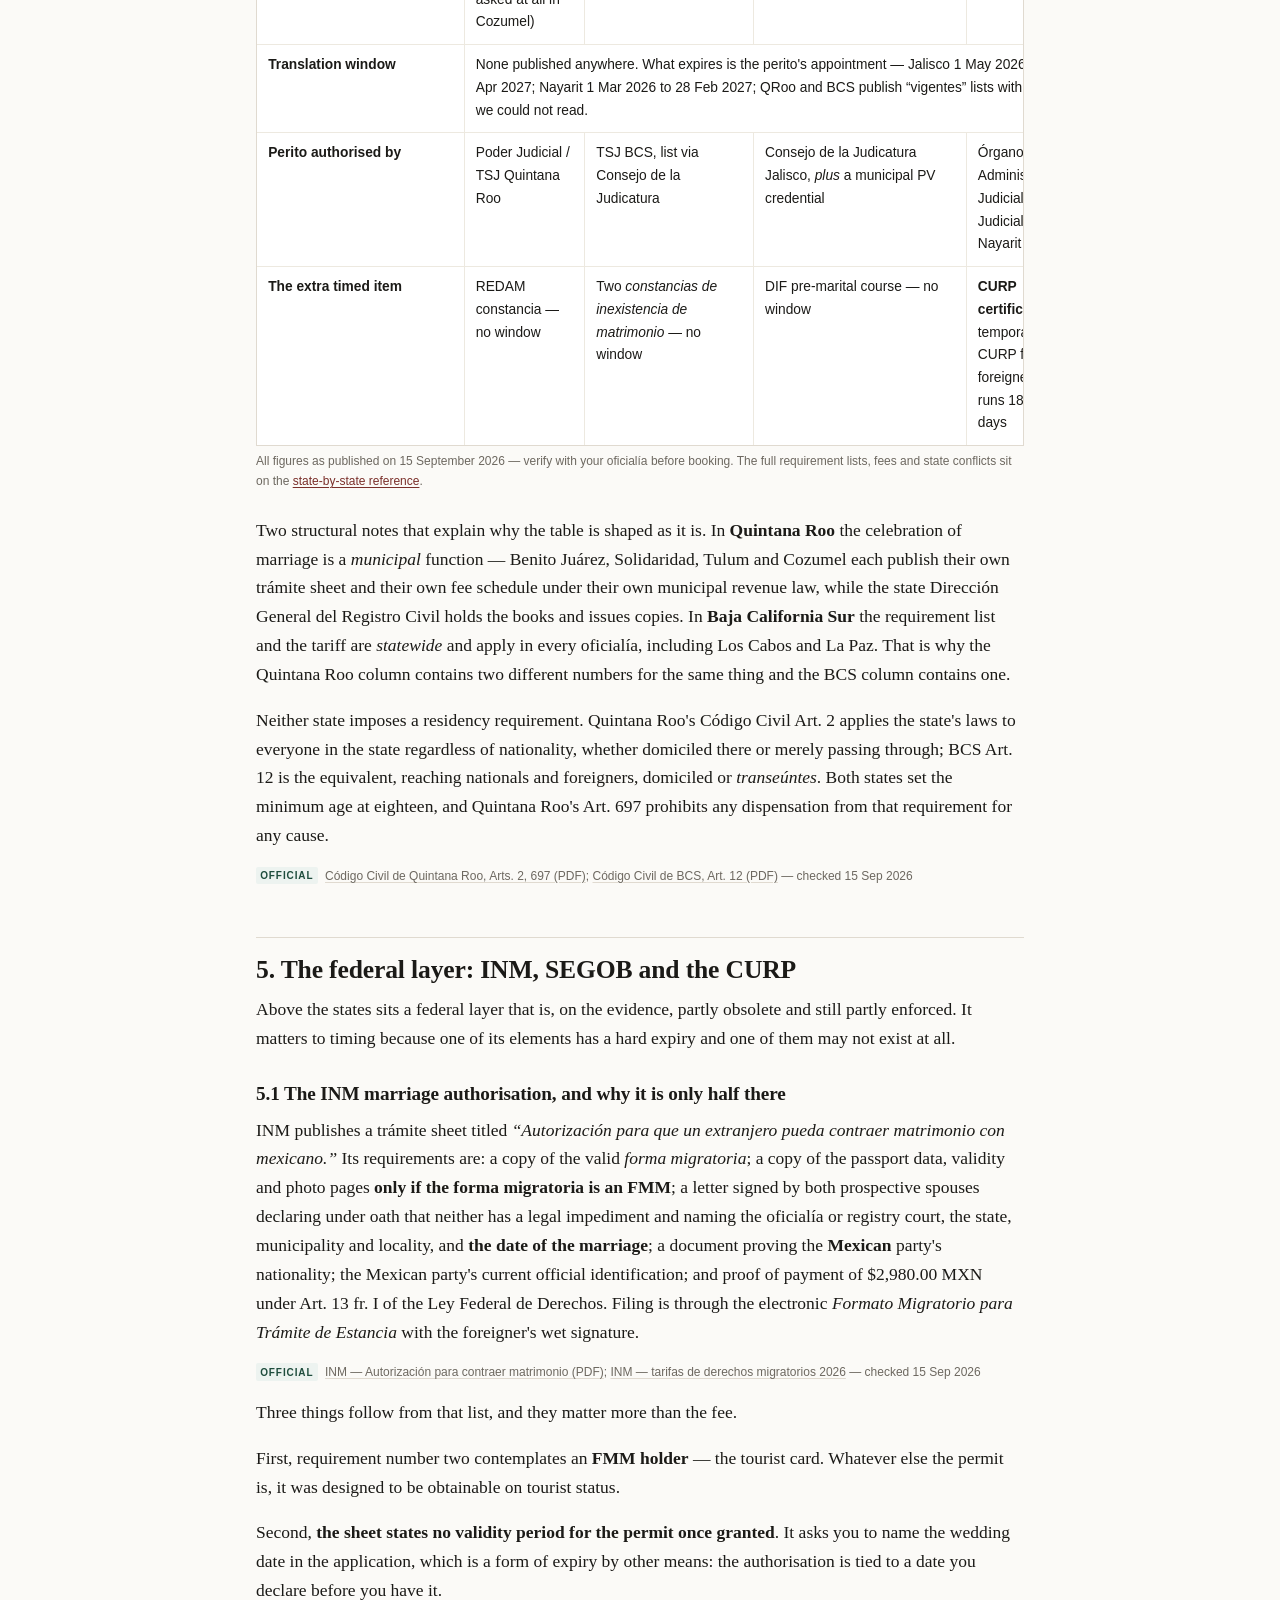
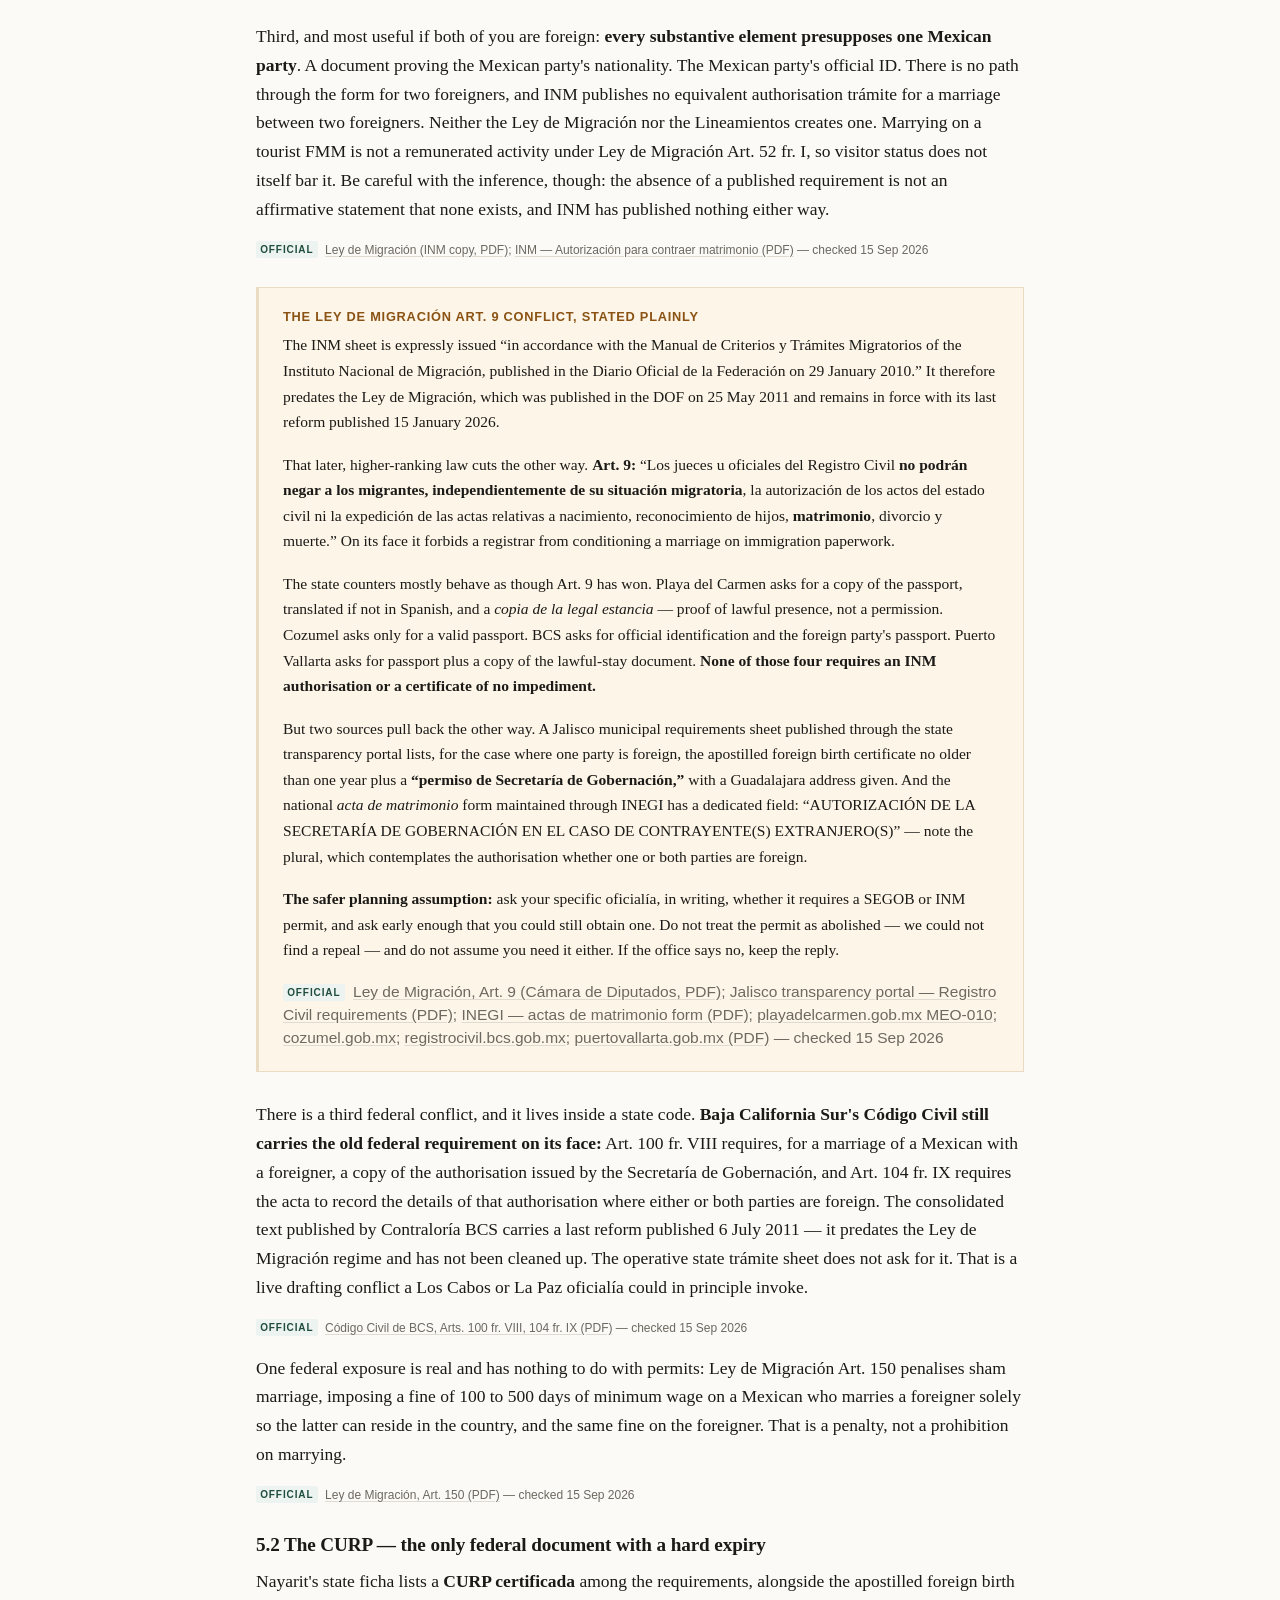
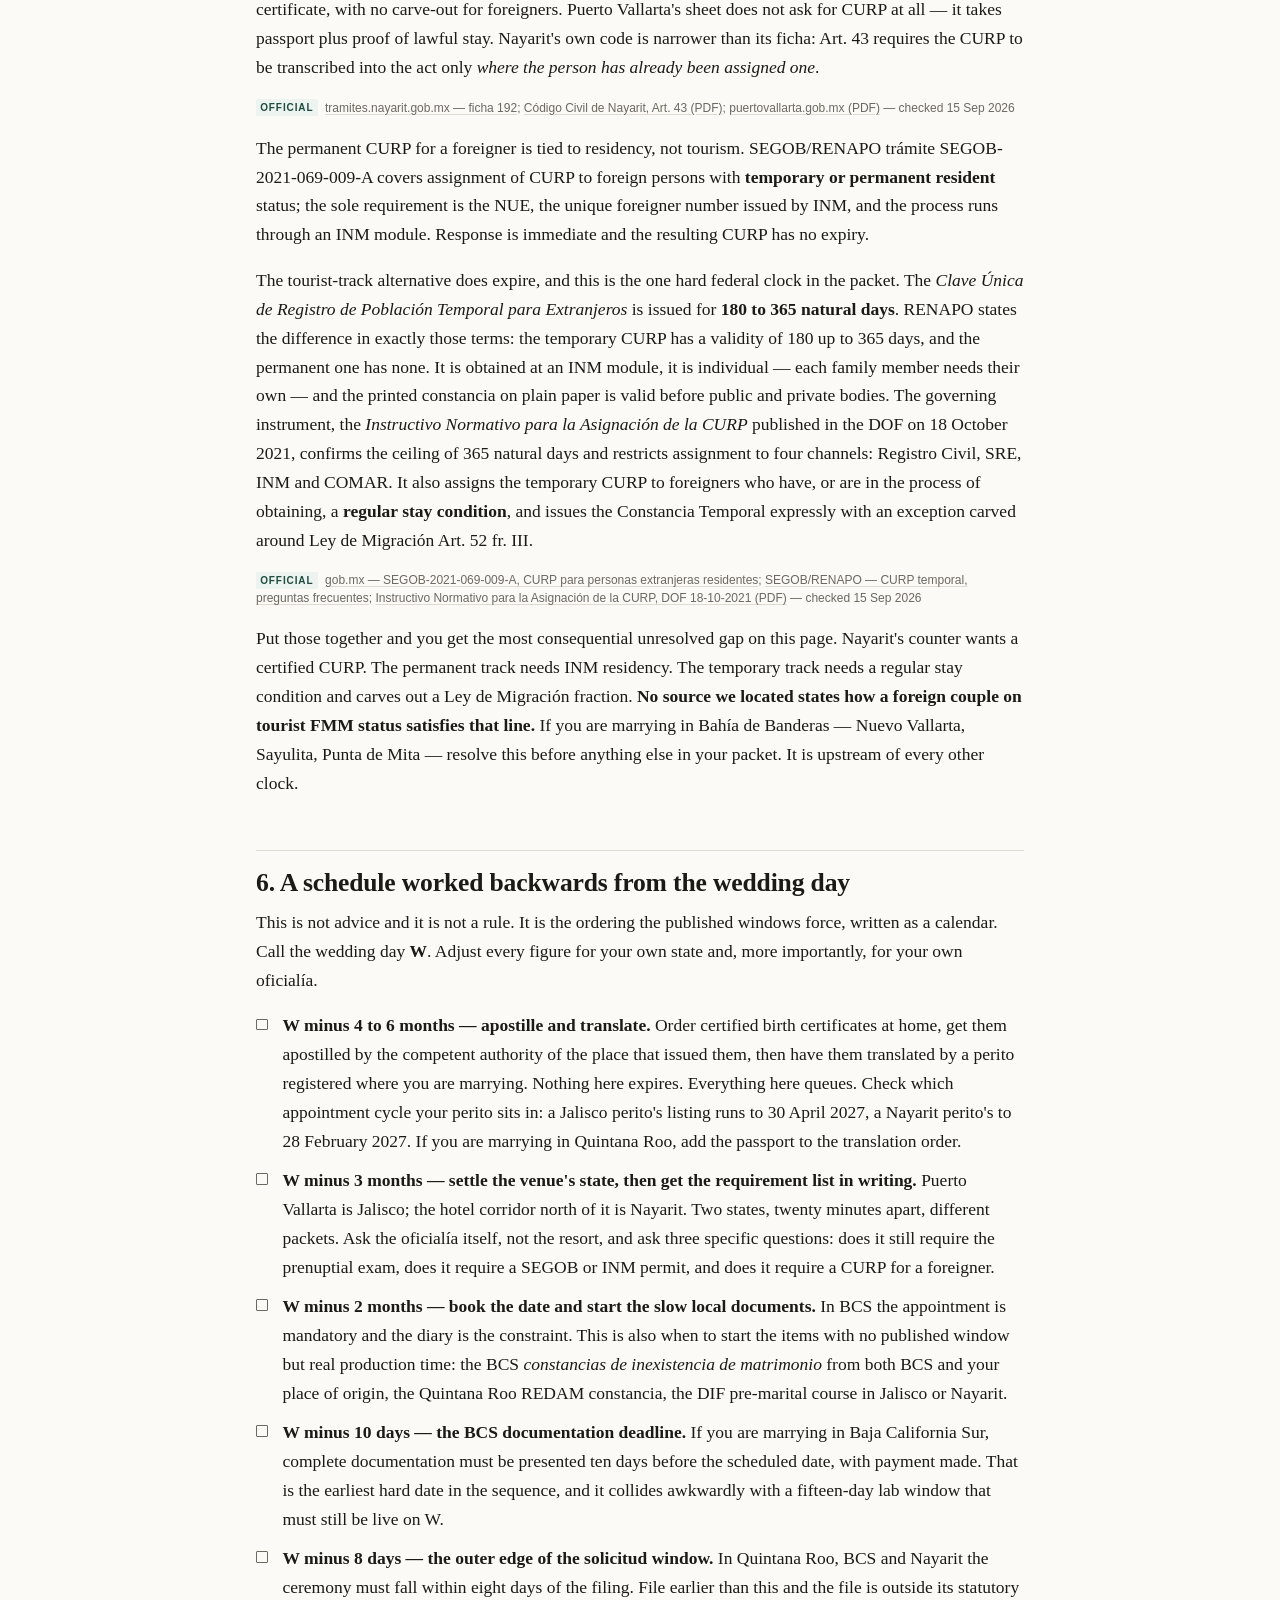
<file: mexico-marriage-document-expiry.html>
<!DOCTYPE html>
<html lang="en">
<head>
<meta charset="utf-8">
<meta name="viewport" content="width=device-width, initial-scale=1">
<title>Document Expiry and Timing: Marrying Civilly in Mexico</title>
<meta name="description" content="A free, cited reference on how long each document in a Mexican civil-marriage packet stays valid. The prenuptial lab result runs about 15 days, the filed solicitud about eight, and the apostille has no published clock at all — so they cannot all be started together. Four states, plus the federal layer.">
<link rel="canonical" href="https://thevowkit.com/mexico-marriage-document-expiry.html">
<meta property="og:type" content="article">
<meta property="og:site_name" content="The Vow Kit">
<meta property="og:title" content="Document expiry and timing for a Mexican civil marriage">
<meta property="og:description" content="Every document in a Mexican civil-marriage packet has its own clock, and the clocks are different lengths. Which one expires fastest, which must therefore be done last, and how the four wedding states differ — every claim cited to a government source.">
<meta property="og:url" content="https://thevowkit.com/mexico-marriage-document-expiry.html">
<meta property="og:locale" content="en_US">
<meta property="article:published_time" content="2026-09-15">
<meta property="article:modified_time" content="2026-09-15">
<meta name="twitter:card" content="summary">
<meta name="twitter:title" content="Document expiry and timing for a Mexican civil marriage">
<meta name="twitter:description" content="The lab result is the shortest clock and must be done last. The apostille has no clock and must be done first. What sits in between, state by state.">
<link rel="icon" href="favicon.svg" type="image/svg+xml">
<link rel="stylesheet" href="assets/css/site.css">
</head>
<body>
<a class="skip" href="#main">Skip to content</a>

<header class="masthead">
  <div class="wrap wrap-wide">
    <a class="wordmark" href="index.html">The Vow Kit</a>
    <nav aria-label="Primary">
      <ul>
        <li><a href="mexico-marriage-requirements.html">Mexico requirements</a></li>
        <li><a href="kits.html">Kits</a></li>
        <li><a href="about.html">About</a></li>
        <li><a href="contact.html">Contact</a></li>
      </ul>
    </nav>
  </div>
</header>

<main id="main">
<div class="wrap wrap-wide">

  <p class="eyebrow">Free reference</p>
  <h1>Document expiry and timing: what goes stale first when you marry civilly in Mexico</h1>
  <p class="standfirst">Every document in a Mexican civil-marriage packet runs on its own clock. The clocks are different lengths, some are counted in working days and some in calendar days, and at least two of them cannot legally be running at the same time. This page sorts the packet by how fast each item dies, so you can work out what must be done last — and therefore in Mexico, in the days before the ceremony.</p>
  <p class="dateline">Every claim below was checked against the government source shown beside it on <strong>15 September 2026</strong>. Sources are labelled <span class="tag tag-official">Official</span> for government pages, statutes and court records; nothing on this page rests on an <span class="tag tag-industry">Industry</span> source. Nothing here is legal advice.</p>

  <div class="panel toc">
    <h2 class="plain">On this page</h2>
    <ol>
      <li><a href="#read-first">Read this first</a></li>
      <li><a href="#short-answer">The short answer: which clock is shortest</a></li>
      <li><a href="#clocks">The clocks, one by one</a></li>
      <li><a href="#states">State by state, side by side</a></li>
      <li><a href="#federal">The federal layer: INM, SEGOB and the CURP</a></li>
      <li><a href="#schedule">A schedule worked backwards from the wedding day</a></li>
      <li><a href="#conflicts">Where the official sources contradict each other</a></li>
      <li><a href="#limits">What we could not verify</a></li>
      <li><a href="#sources">Every source, listed</a></li>
    </ol>
  </div>

  <section id="read-first">
  <h2>1. Read this first</h2>

  <div class="callout callout-warn">
    <h3>The standing caveat on this whole site</h3>
    <p>This is not legal advice, and we are not lawyers. Mexican marriage law is set <strong>state by state</strong>, and fees and document lists are often set <strong>municipality by municipality</strong>. Requirements, fees and processing times change every year — UMA-indexed fees reset every February, and each state and municipality rewrites its revenue law annually.</p>
    <p>Everything below is stated as of September 2026 and must be re-verified with the <strong>Registro Civil office for your specific municipality</strong>, or through your planner, <em>before</em> you book flights or pay deposits. Cancún is the municipality of Benito Juárez; Playa del Carmen is not Cozumel; Puerto Vallarta is not Nuevo Vallarta. The office that will actually marry you is the only authority that counts.</p>
  </div>

  <p>One more caveat specific to this page. Almost everything below is a <em>published</em> validity window — a number printed on a government <em>trámite</em> sheet or written into a state code. Published windows are not the same as counter practice. Where a statute and a counter sheet disagree, we show both and say which one we would plan against. We never smooth the disagreement away, because the disagreement is the actual risk.</p>

  <p>A second framing note. English-language wedding checklists tend to present the Mexican packet as a flat list of eight or nine items. It is not a list. It is a dependency graph with deadlines, and the reason couples lose weddings is not that they missed an item — it is that they collected a valid item too early, or started a slow item too late. If you want the flat list, that is on <a href="mexico-marriage-requirements.html">the state-by-state requirements page</a>. This page is only about the clocks.</p>
  </section>

  <section id="short-answer">
  <h2>2. The short answer: which clock is shortest, and what that forces</h2>

  <p>The shortest clock in the packet is the <strong>prenuptial medical certificate and laboratory analysis</strong>, and it is roughly <strong>fifteen days</strong> in every state that publishes a number. Baja California Sur states it in the most demanding form available: the analyses &ldquo;must be current <em>on the day of the wedding</em>, validity fifteen days.&rdquo; Puerto Vallarta words it the same way from the other end — the validity of both the certificate and the clinical result must fall &ldquo;within the fifteen natural days of the date of your marriage.&rdquo;</p>
  <p class="cite"><span class="tag tag-official">Official</span> <a href="https://registrocivil.bcs.gob.mx/registro-de-matrimonios-2" rel="noopener">registrocivil.bcs.gob.mx — Registro de Matrimonios</a>; <a href="https://puertovallarta.gob.mx/storage/tramites/registro-de-matrimonio/registro-de-matrimonio-requisitos-1729540896.pdf" rel="noopener">puertovallarta.gob.mx — requisitos de matrimonio (PDF)</a> — checked 15 Sep 2026</p>

  <p>That single sentence structure — <em>valid on the wedding day</em> rather than <em>valid on the filing day</em> — is what makes the whole packet awkward. It means the test cannot be the first thing you do. It must be one of the last. And because these are Mexican laboratory and health-service documents, it has to be done in Mexico, close to the wedding, on a trip you are also using to file paperwork.</p>

  <p>The second shortest clock is the <strong>filed solicitud</strong> itself. Three of the four states cap the ceremony at <strong>eight days after filing</strong>: Quintana Roo (Código Civil Art. 683), Baja California Sur (Art. 101) and Nayarit (Código Civil Art. 97) all use the same formula — the marriage shall be celebrated within the following eight days, at the place, day and hour the Registro Civil officer sets. Read as a validity window, a filed marriage file in those three states dies after eight days. Jalisco is the outlier and the easy one: its Ley del Registro Civil Art. 88 expressly permits the marriage to be celebrated <em>simultaneously</em> with the presentation of the application, so there is no minimum notice and no statutory expiry of a filed solicitud.</p>
  <p class="cite"><span class="tag tag-official">Official</span> <a href="https://documentos.congresoqroo.gob.mx/codigos/C2-XVIII-23062026-20260724T145357-C1820260616258.pdf" rel="noopener">Código Civil de Quintana Roo, Art. 683 (PDF)</a>; <a href="https://contraloria.bcs.gob.mx/wp-content/uploads/Codigo-Civil-del-Estado-de-Baja-California-Sur.pdf" rel="noopener">Código Civil de BCS, Art. 101 (PDF)</a>; <a href="https://congresonayarit.gob.mx/wp-content/uploads/QUE_HACEMOS/LEGISLACION_ESTATAL/codigos/codigo_civil_estado_de_nayarit.pdf" rel="noopener">Código Civil de Nayarit, Art. 97 (PDF)</a>; <a href="https://transparencia.info.jalisco.gob.mx/sites/default/files/Ley%20del%20Registro%20Civil%20del%20Estado%20de%20Jalisco_9.pdf" rel="noopener">Ley del Registro Civil de Jalisco, Art. 88 (PDF)</a> — checked 15 Sep 2026</p>

  <p>The <strong>longest</strong> clock is the one everybody worries about most and should worry about least. No state we checked publishes any maximum age for a <strong>foreign birth certificate or its apostille</strong>. Not Playa del Carmen, not Cozumel, not the Quintana Roo code, not the Baja California Sur state Registro Civil, not the BCS code, not Nayarit's state <em>ficha</em>, not the Nayarit code. The single numeric cap anywhere in our sources is Puerto Vallarta's &ldquo;recent, not older than one year,&rdquo; and it appears in the general birth-certificate line rather than in the foreigner clause.</p>
  <p class="cite"><span class="tag tag-official">Official</span> <a href="https://playadelcarmen.gob.mx/mpdc-sg-rc-meo-010" rel="noopener">playadelcarmen.gob.mx — Matrimonio Extranjero en oficina</a>; <a href="https://cozumel.gob.mx/oficina/registro-de-matrimonio-mixto-mexicano-extranjero/" rel="noopener">cozumel.gob.mx</a>; <a href="https://tramites.nayarit.gob.mx/ciudadano/ficha/192" rel="noopener">tramites.nayarit.gob.mx — ficha 192</a>; <a href="https://puertovallarta.gob.mx/storage/tramites/registro-de-matrimonio/registro-de-matrimonio-requisitos-1729540896.pdf" rel="noopener">puertovallarta.gob.mx (PDF)</a> — checked 15 Sep 2026</p>

  <p>So the ordering is forced, and it is the reverse of the order most couples work in:</p>

  <ul class="lede-list">
    <li><strong>Do first, months out:</strong> the apostille and the certified translation. No published expiry, long real-world lead time, and the only items you cannot start once you are in Mexico.</li>
    <li><strong>Do next, weeks out:</strong> book the ceremony date, then confirm the exact document list in writing with the specific oficialía. Not the state; the oficialía.</li>
    <li><strong>Do last, in Mexico, inside the final fortnight:</strong> the medical certificate and blood analysis, then the filing of the solicitud. In Quintana Roo, Baja California Sur and Nayarit these two must both land inside the same short window as the wedding itself.</li>
  </ul>

  <p>The rest of this page is the detail behind that ordering, and the several places where two official sources give different numbers for the same thing.</p>
  </section>

  <section id="clocks">
  <h2>3. The clocks, one by one</h2>

  <h3>3.1 The prenuptial medical certificate and laboratory analysis — about 15 days</h3>

  <p>This is the shortest and the most variable item in the packet, and the wording differs enough between offices to matter.</p>

  <p><strong>Baja California Sur</strong> is the clearest. The state Registro Civil requires <em>análisis pre-nupciales</em> issued <strong>by a Centro de Salud</strong> — a public health centre, not a private laboratory — and states that the examinations &ldquo;must be current on the day of the wedding, validity fifteen days.&rdquo; The state code names the panel by disease rather than by test: Art. 100 fr. IV requires laboratory examinations showing the parties do not have syphilis, acquired immunodeficiency syndrome or tuberculosis, nor any chronic and incurable illness that is also contagious or hereditary. The code takes this seriously enough to police it: Art. 108 refers doctors and laboratory heads who falsify the certificate to the Ministerio Público, and Art. 117 allows the officer to demand sworn statements from the certifying physicians.</p>
  <p class="cite"><span class="tag tag-official">Official</span> <a href="https://registrocivil.bcs.gob.mx/registro-de-matrimonios-2" rel="noopener">registrocivil.bcs.gob.mx</a>; <a href="https://contraloria.bcs.gob.mx/wp-content/uploads/Codigo-Civil-del-Estado-de-Baja-California-Sur.pdf" rel="noopener">Código Civil de BCS, Arts. 100 fr. IV, 108, 117 (PDF)</a> — checked 15 Sep 2026</p>

  <p><strong>Jalisco, at the Puerto Vallarta counter</strong>, splits the requirement into two separate documents, each with the same fifteen-day window counted backwards from the wedding date. The <em>certificado médico</em> must carry the issuing doctor's signature and <em>cédula profesional</em>. The <em>análisis clínicos</em> are named explicitly — <strong>blood group and V.D.R.L.</strong>, the syphilis screen — and must also be signed with a <em>cédula profesional</em>. Puerto Vallarta is the only office in our sources that names the tests on its own sheet.</p>
  <p class="cite"><span class="tag tag-official">Official</span> <a href="https://puertovallarta.gob.mx/storage/tramites/registro-de-matrimonio/registro-de-matrimonio-requisitos-1729540896.pdf" rel="noopener">puertovallarta.gob.mx — requisitos (PDF)</a> — checked 15 Sep 2026</p>

  <p>The Jalisco statute behind it sets content but no clock. Ley del Registro Civil Art. 82 fr. IV requires a medical certificate reporting an analysis performed by a <strong>public health institution laboratory or a private laboratory</strong>, in which the physician certifies under oath that the parties do not have HIV/AIDS, contagious or hereditary diseases, or any illness or physical deformation constituting an impediment. It also permits the impediment to be dispensed if both parties sign a written statement of prior knowledge and consent and produce proof from a public health institution that they were informed about the illness. No number of days appears anywhere in the article: the fifteen-day window is Puerto Vallarta's municipal rule, not Jalisco law.</p>
  <p class="cite"><span class="tag tag-official">Official</span> <a href="https://transparencia.info.jalisco.gob.mx/sites/default/files/Ley%20del%20Registro%20Civil%20del%20Estado%20de%20Jalisco_9.pdf" rel="noopener">Ley del Registro Civil de Jalisco, Art. 82 fr. IV (PDF)</a> — checked 15 Sep 2026</p>

  <p><strong>Nayarit</strong> publishes the requirement and none of the parameters. The state Registro Civil <em>ficha</em> asks for a <em>certificado médico prenupcial</em> and blood analysis issued by an official state health facility — Servicios de Salud de Nayarit / Centro de Salud — and states <strong>no validity period and no list of tests</strong>. The code is no help either: since the reform published 29 September 2022, Código Civil Art. 94 fr. IV requires only a medical certificate so that each party has full knowledge of the other's state of health, with the scope, effects, risk and preventive measures set out if either is ill. No window, no named tests. Do not assume Jalisco's fifteen days crosses the state line.</p>
  <p class="cite"><span class="tag tag-official">Official</span> <a href="https://tramites.nayarit.gob.mx/ciudadano/ficha/192" rel="noopener">tramites.nayarit.gob.mx — ficha 192</a>; <a href="https://congresonayarit.gob.mx/wp-content/uploads/QUE_HACEMOS/LEGISLACION_ESTATAL/codigos/codigo_civil_estado_de_nayarit.pdf" rel="noopener">Código Civil de Nayarit, Art. 94 fr. IV (PDF)</a> — checked 15 Sep 2026</p>

  <div class="callout callout-conflict">
    <h3>Quintana Roo: the requirement was struck down, then repealed, and the counters kept asking</h3>
    <p>This is the single biggest change in the area for 2025–2026, and it is not yet reflected where couples read.</p>
    <p>In <strong>Acción de Inconstitucionalidad 29/2024</strong>, resolved by the Pleno on <strong>24 June 2025</strong>, the Suprema Corte de Justicia de la Nación invalidated portions of Arts. 383, 682 fr. II and 700 fr. IX of the Quintana Roo Código Civil, holding that requiring a medical examination and certificate as a condition of marriage imposes a disproportionate burden restricting access to the right, and offends privacy and non-discrimination.</p>
    <p>The state Congress then repealed it outright. In the consolidated code text (last reform POE 23-07-2026), <strong>Art. 682 fracción II now reads &ldquo;Derogado,&rdquo;</strong> and Art. 700 fracciones V to IX are likewise derogated. What replaces it is voluntary: Registro Civil authorities are to encourage public health institutions to offer the couple orientation on disease prevention and sexual and reproductive health, and participation &ldquo;shall be <strong>voluntary and shall not constitute a requirement</strong> for the celebration of the marriage.&rdquo;</p>
    <p><strong>But the municipal sheets still demand it.</strong> Playa del Carmen's three marriage <em>trámites</em>, all dated 29 January 2026 — that is, before the July repeal — require a &ldquo;certificado médico prenupcial, with laboratory results, bearing the chemist's signature and laboratory seal (<strong>validity 15 natural days</strong> from the date of issue).&rdquo; Cozumel states the window in <strong>working days</strong> instead — &ldquo;vigencia de 15 días hábiles&rdquo; — applies it to the foreign spouse as well as the Mexican one, and adds a filing-lead rule of its own: the clinical analyses, medical certificates and payments are to be presented <strong>one week before</strong> the marriage registration.</p>
    <p><strong>The safer planning assumption:</strong> treat the Quintana Roo exam as legally abolished but administratively still being asked for. Get it, inside fifteen days, from a laboratory that signs and seals — and ask your oficialía in writing whether it is still collecting it. Fifteen natural days and fifteen working days are a week apart, and we are not picking one for you.</p>
    <p class="cite"><span class="tag tag-official">Official</span> <a href="https://www.internet2.scjn.gob.mx/red2/comunicados/comunicado.asp?id=8295" rel="noopener">SCJN — Comunicado 173/2025</a>; <a href="https://documentos.congresoqroo.gob.mx/codigos/C2-XVIII-23062026-20260724T145357-C1820260616258.pdf" rel="noopener">Código Civil de Quintana Roo, Arts. 682, 700 (PDF)</a>; <a href="https://playadelcarmen.gob.mx/mpdc-sg-rc-meo-010" rel="noopener">playadelcarmen.gob.mx MEO-010</a>, <a href="https://playadelcarmen.gob.mx/mpdc-sg-rc-mmo-008" rel="noopener">MMO-008</a>; <a href="https://cozumel.gob.mx/oficina/registro-de-matrimonio-mixto-mexicano-extranjero/" rel="noopener">cozumel.gob.mx</a> — checked 15 Sep 2026</p>
  </div>

  <h3>3.2 The solicitud-to-ceremony window — eight days in three states</h3>

  <p>Quintana Roo, Baja California Sur and Nayarit all cap the ceremony at eight days after the application is filed and accepted. That is a ceiling, not a floor: none of the three imposes a statutory minimum waiting period. Functionally it means a complete, filed solicitud has a life of eight days.</p>

  <p>Baja California Sur then layers an administrative lead time on top that does not obviously fit inside it. The state Registro Civil states that <strong>all marriage procedures are by prior appointment</strong>, that you must check the available diary, and that <strong>the documentation must be presented ten days before the scheduled date</strong>, with payment made. Ten days before a date, in a system where the code says the ceremony must fall within eight days of filing. We flag that as a conflict in section 7 rather than resolving it; the workable reading is that the ten-day rule governs document intake and the eight-day rule governs the formal solicitud, but no source says so.</p>
  <p class="cite"><span class="tag tag-official">Official</span> <a href="https://registrocivil.bcs.gob.mx/registro-de-matrimonios-2" rel="noopener">registrocivil.bcs.gob.mx</a>; <a href="https://contraloria.bcs.gob.mx/wp-content/uploads/Codigo-Civil-del-Estado-de-Baja-California-Sur.pdf" rel="noopener">Código Civil de BCS, Art. 101 (PDF)</a> — checked 15 Sep 2026</p>

  <p>Quintana Roo has the same shape of problem in a different place. Playa del Carmen publishes a <strong>twenty-working-day</strong> <em>tiempo de resolución del servicio</em> for the foreigner-marriage trámite and tells you to reserve the wedding date in advance; Cozumel publishes a <strong>four-working-day</strong> response time. Twenty working days is a calendar month. Art. 683's eight days is a calendar week. Both numbers are published by Quintana Roo authorities about the same kind of transaction.</p>
  <p class="cite"><span class="tag tag-official">Official</span> <a href="https://playadelcarmen.gob.mx/mpdc-sg-rc-meo-010" rel="noopener">playadelcarmen.gob.mx MEO-010</a>; <a href="https://cozumel.gob.mx/oficina/registro-de-matrimonio-mixto-mexicano-extranjero/" rel="noopener">cozumel.gob.mx</a> — checked 15 Sep 2026</p>

  <p>Nayarit's published sequence is more legible. You file the solicitud form with all requirements in original plus copy; the intake officer then shows the available dates and you choose the day and hour; payment may be made at filing or on the wedding day, the latter only if the ceremony is held inside Registro Civil premises. The stated resolution criterion is simply that once the requirements are met, the date is scheduled. Nayarit also inserts a separate in-person step before the ceremony: under Arts. 96 and 109 the officer has the parties acknowledge their signatures <strong>before him and separately</strong>, and the two witnesses ratify their declarations under oath. That is an appearance distinct from the wedding itself, and it has to fit inside the same eight days. Jalisco has an equivalent step at Art. 84, with the officer additionally empowered to verify the authenticity of the signature on the medical certificate, and Art. 97 lets the officer demand any further sworn declarations or documents he considers necessary.</p>
  <p class="cite"><span class="tag tag-official">Official</span> <a href="https://tramites.nayarit.gob.mx/ciudadano/ficha/192" rel="noopener">tramites.nayarit.gob.mx — ficha 192</a>; <a href="https://congresonayarit.gob.mx/wp-content/uploads/QUE_HACEMOS/LEGISLACION_ESTATAL/codigos/codigo_civil_estado_de_nayarit.pdf" rel="noopener">Código Civil de Nayarit, Arts. 96, 109 (PDF)</a>; <a href="https://transparencia.info.jalisco.gob.mx/sites/default/files/Ley%20del%20Registro%20Civil%20del%20Estado%20de%20Jalisco_9.pdf" rel="noopener">Ley del Registro Civil de Jalisco, Arts. 84, 97 (PDF)</a> — checked 15 Sep 2026</p>

  <h3>3.3 Birth-certificate recency — a rule that mostly does not exist</h3>

  <p>The wedding-industry literature repeats a &ldquo;within six months&rdquo; rule for the foreign birth certificate. We could not find it in any primary source for any of the four states, and we are not going to print it.</p>

  <p>What the sources actually say. <strong>Playa del Carmen</strong> requires the original birth certificate duly apostilled or legalised and translated into Spanish by a perito certified in the State of Quintana Roo, with <strong>no maximum age stated</strong> — and notes the document is demanded only when the couple wants the parents' names to appear on the marriage act, so for two foreigners it is conditional rather than automatic. The wording is identical across all three Playa del Carmen marriage trámites. <strong>Cozumel</strong> goes further: for the foreign spouse the only identity document listed is a valid passport, so no birth certificate, no apostille and no age limit is imposed on the foreign party at all. The <strong>Quintana Roo code</strong> is disjunctive and silent on recency: Art. 682 fr. I asks for the birth certificate, official identification <em>or</em> passport of each party, plus the CURP.</p>
  <p class="cite"><span class="tag tag-official">Official</span> <a href="https://playadelcarmen.gob.mx/mpdc-sg-rc-meo-010" rel="noopener">playadelcarmen.gob.mx MEO-010</a>, <a href="https://playadelcarmen.gob.mx/mpdc-sg-rc-mmo-008" rel="noopener">MMO-008</a>, <a href="https://playadelcarmen.gob.mx/mpdc-sg-rc-mefo-011" rel="noopener">MEFO-011</a>; <a href="https://cozumel.gob.mx/oficina/registro-de-matrimonio-mixto-mexicano-extranjero/" rel="noopener">cozumel.gob.mx</a>; <a href="https://documentos.congresoqroo.gob.mx/codigos/C2-XVIII-23062026-20260724T145357-C1820260616258.pdf" rel="noopener">Código Civil de Quintana Roo, Art. 682 fr. I (PDF)</a> — checked 15 Sep 2026</p>

  <div class="callout callout-note">
    <h3>The fifteen-day rule that is not about you</h3>
    <p>A fifteen-day freshness rule does exist in Solidaridad, and it is the source of a lot of confusion. It applies to <strong>Mexican</strong> documents in two <em>other</em> procedures: for <em>Inscripción de Matrimonio</em> the requirement is an acta de nacimiento issued no more than fifteen days earlier <strong>on the Mexican side</strong>, and the same ceiling appears for the Mexican parent's acta in <em>Inscripción de Nacimiento</em>. It is not applied to a foreign apostilled birth certificate in a marriage. Do not transplant it.</p>
    <p class="cite"><span class="tag tag-official">Official</span> <a href="https://playadelcarmen.gob.mx/mpdc-sg-rc-im-012" rel="noopener">playadelcarmen.gob.mx IM-012</a>; <a href="https://playadelcarmen.gob.mx/mpdc-sg-rc-in-002" rel="noopener">IN-002</a> — checked 15 Sep 2026</p>
  </div>

  <p><strong>Baja California Sur</strong> asks for an original birth certificate that is <em>actualizada</em> — updated — apostilled and translated by a perito authorised by the state's Tribunal Superior de Justicia. No number of days or months is published. That silence is meaningful, because the same office does publish explicit freshness rules when it has them: elsewhere on the site a <em>comprobante de domicilio</em> for a birth registration must be no more than three months old. An office that states windows when it has them, and does not state one here, probably does not have one. The BCS code is silent too — Art. 100 fr. I asks for a certified copy of the birth certificate or personal identification card, or failing that a medical opinion establishing age, with no recency requirement.</p>
  <p class="cite"><span class="tag tag-official">Official</span> <a href="https://registrocivil.bcs.gob.mx/registro-de-matrimonios-2" rel="noopener">registrocivil.bcs.gob.mx</a>; <a href="https://registrocivil.bcs.gob.mx/tramites-y-serivicios" rel="noopener">registrocivil.bcs.gob.mx — trámites y servicios</a>; <a href="https://contraloria.bcs.gob.mx/wp-content/uploads/Codigo-Civil-del-Estado-de-Baja-California-Sur.pdf" rel="noopener">Código Civil de BCS, Art. 100 fr. I (PDF)</a> — checked 15 Sep 2026</p>

  <p><strong>Puerto Vallarta</strong> is the one place a number appears. Its sheet requires certified birth certificates that are &ldquo;recent, not older than one year,&rdquo; plus two plain copies of each. The foreigner-specific line then says something slightly different: present a <strong>recent</strong> birth or naturalisation certificate, apostilled or legalised according to your country, translated into Spanish by peritos authorised within Puerto Vallarta, and identify yourself with your passport and a copy of your lawful-stay document. &ldquo;Recent&rdquo; with no number. Plan against one year, because that is the only figure the office publishes, but understand that the cap is written into the Mexican-acta line and not the foreigner line.</p>
  <p class="cite"><span class="tag tag-official">Official</span> <a href="https://puertovallarta.gob.mx/storage/tramites/registro-de-matrimonio/registro-de-matrimonio-requisitos-1729540896.pdf" rel="noopener">puertovallarta.gob.mx (PDF)</a> — checked 15 Sep 2026</p>

  <p><strong>Nayarit</strong> states none. The state ficha asks for birth certificates of the parties, apostilled or legalised as applicable if foreign, with no maximum age. The code matches: Art. 94 fr. I asks for the birth certificate with no age limit, and Art. 36 Bis states flatly that certified copies of birth certificates issued by the Registro Civil officer <strong>do not expire</strong> — a rule about Mexican-issued actas, but a clear statement of the state's posture.</p>
  <p class="cite"><span class="tag tag-official">Official</span> <a href="https://tramites.nayarit.gob.mx/ciudadano/ficha/192" rel="noopener">tramites.nayarit.gob.mx — ficha 192</a>; <a href="https://congresonayarit.gob.mx/wp-content/uploads/QUE_HACEMOS/LEGISLACION_ESTATAL/codigos/codigo_civil_estado_de_nayarit.pdf" rel="noopener">Código Civil de Nayarit, Arts. 36 Bis, 94 fr. I (PDF)</a>; Jalisco statute silent, <a href="https://transparencia.info.jalisco.gob.mx/sites/default/files/Ley%20del%20Registro%20Civil%20del%20Estado%20de%20Jalisco_9.pdf" rel="noopener">Ley del Registro Civil de Jalisco, Art. 82 fr. I (PDF)</a> — checked 15 Sep 2026</p>

  <h3>3.4 The translator — the appointment expires, the translation does not</h3>

  <p>This is the clock nobody looks for, and it is the one that behaves least like the others: <strong>no state assigns any validity period to a certified translation</strong>. What expires is the <em>perito's own appointment</em>. Every state publishes a list of <em>peritos vigentes</em>, which is another way of saying the appointments run in terms and lapse.</p>

  <p><strong>Jalisco</strong> is the most precisely documented. The Consejo de la Judicatura del Estado de Jalisco publishes the <em>Lista de Auxiliares de la Administración de Justicia</em> by branch and judicial district. The current list was approved by the Pleno in its Décima Sexta Sesión Ordinaria on <strong>22 April 2026</strong> and is <strong>valid 1 May 2026 to 30 April 2027</strong>, under Arts. 148 fr. XXV and 225 of the state's Ley Orgánica del Poder Judicial, which require the Pleno to draw the list up annually in April. The appointment is renewed by <em>refrendo</em>, with the window for the current cycle running 5 to 16 January 2026 through the CJJ's peritos portal. The convocatoria is unusually demanding of translators: an applicant must prove <strong>C1-level or equivalent command</strong> of the language by certificate from an official authority — &ldquo;fluency is not sufficient&rdquo; — and must have registered a seal and signature.</p>
  <p class="cite"><span class="tag tag-official">Official</span> <a href="https://cjj.gob.mx/files/transparencia/articulo11/fraccion5/incisoUNDEFINED/2026/LISTADEAXULIARESDeLAADMINISTRACIONDeJUSTICIADELCJJPERIODO2026-202722DEABRIL26(1).pdf" rel="noopener">CJJ — lista de auxiliares 2026–2027 (PDF)</a>; <a href="https://cjj.gob.mx/files/transparencia/articulo11/fraccion5/incisoUNDEFINED/2025/ConvocatoriaPeritos2026-2027TRANSPARENCIAfirmado.pdf" rel="noopener">CJJ — convocatoria peritos 2026–2027 (PDF)</a> — checked 15 Sep 2026</p>

  <p>Puerto Vallarta then adds a municipal layer on top of the state one. Its sheet requires the translation be done by peritos authorised <strong>within Puerto Vallarta</strong>, not merely any Jalisco-state perito — and the municipality's own 2026 revenue law prices a municipal <strong>&ldquo;credencial de traductor&rdquo; at $352</strong>, which is evidence that a distinct municipal credential exists. What no source states is the relationship between that credential and the CJJ list.</p>
  <p class="cite"><span class="tag tag-official">Official</span> <a href="https://puertovallarta.gob.mx/storage/tramites/registro-de-matrimonio/registro-de-matrimonio-requisitos-1729540896.pdf" rel="noopener">puertovallarta.gob.mx (PDF)</a>; <a href="https://congresoweb.congresojal.gob.mx/BibliotecaVirtual/legislacion/Ingresos/Documentos_PDF-Ingresos/Ley%20de%20Ingresos%20del%20Municipio%20de%20Puerto%20Vallarta,%20Jalisco%20para%20el%20ejercicio%20fiscal%202026-300126.pdf" rel="noopener">Ley de Ingresos de Puerto Vallarta 2026, Art. 92 (PDF)</a> — checked 15 Sep 2026</p>

  <p><strong>Nayarit</strong> runs on a different calendar again. The Órgano de Administración Judicial's <em>Padrón de Peritos y Auxiliares en la Administración de Justicia</em> covers <strong>1 March 2026 to 28 February 2027</strong>, issued by Pleno acuerdo 87/OAJ/E/XVII/2026, and contains a dedicated section for <em>peritos traductores e intérpretes</em>. Its convocatoria is blunt about what listing means: listed peritos may act as auxiliaries and serve private parties &ldquo;without having the character of public servants and without any certification or endorsement of their knowledge being granted.&rdquo; Applications ran through January 2026.</p>
  <p class="cite"><span class="tag tag-official">Official</span> <a href="https://www.tsjnay.gob.mx/wp-content/themes/oceanwp/archivos/padron_peritos_2026_2027.pdf" rel="noopener">Poder Judicial de Nayarit — padrón de peritos 2026–2027 (PDF)</a>; <a href="https://www.tsjnay.gob.mx/wp-content/themes/oceanwp/archivos/convocatoria_peritos_2026_2027.pdf" rel="noopener">convocatoria peritos 2026–2027 (PDF)</a> — checked 15 Sep 2026</p>

  <p><strong>Quintana Roo</strong> requires a perito certified in the state and runs a live &ldquo;Lista de Peritos Vigentes&rdquo; search portal through the Tribunal Superior de Justicia; for birth inscriptions the sheet allows a perito on the Poder Judicial padrón or one from the country of origin where no official translator exists. <strong>Baja California Sur</strong> requires a perito authorised by its Tribunal Superior de Justicia, with the list administered by the Consejo de la Judicatura as trámite SG-03, grounded in Arts. 128 to 141 of the state's Ley Orgánica del Poder Judicial, Arts. 61 to 66 of its Reglamento, Art. 91 fr. V of the Consejo's internal rules, and Chapter Two of <strong>Acuerdo General 009/2022</strong> of the Consejo's Pleno. Consultation is free and immediate.</p>
  <p class="cite"><span class="tag tag-official">Official</span> <a href="https://peritos.tsjqroo.gob.mx/Identity/Account/ListaPeritos" rel="noopener">peritos.tsjqroo.gob.mx</a>; <a href="https://playadelcarmen.gob.mx/mpdc-sg-rc-in-002" rel="noopener">playadelcarmen.gob.mx IN-002</a>; <a href="https://tribunalbcs.gob.mx/seccion.php?CONTENIDO=SG-03&amp;id=575" rel="noopener">tribunalbcs.gob.mx — listado de peritos SG-03</a>; <a href="https://registrocivil.bcs.gob.mx/registro-de-matrimonios-2" rel="noopener">registrocivil.bcs.gob.mx</a> — checked 15 Sep 2026</p>

  <p>The practical implication runs in an unexpected direction. Because the translation itself carries no window, a translation commissioned a year early is not stale. But a translation sealed by a perito whose annual appointment has since lapsed carries a defensible risk of rejection — and no located norm says whether it survives. If you are translating far ahead of the wedding, note which appointment cycle your perito sits in, and check the list again before you travel.</p>

  <p>One requirement hides inside this clock and catches people every season: <strong>Quintana Roo also wants the passport itself translated</strong> by a state-certified perito if it is not in Spanish. That is a second translation job, on a document you were not thinking of as a document.</p>
  <p class="cite"><span class="tag tag-official">Official</span> <a href="https://playadelcarmen.gob.mx/mpdc-sg-rc-meo-010" rel="noopener">playadelcarmen.gob.mx MEO-010</a> — checked 15 Sep 2026</p>

  <h3>3.5 The apostille — no published clock, and the longest real lead time</h3>

  <p>Every state that asks for a foreign birth certificate asks for it apostilled or legalised, and the federal layer says the same. INM's <em>Lineamientos para trámites y procedimientos migratorios</em>, Art. 9, requires foreign public documents — expressly including birth certificates and marriage certificates — to be apostilled or legalised to be valid in Mexican territory, and requires documents in another language to carry a translation by officially recognised peritos. It states <strong>no validity window on the apostille</strong>.</p>
  <p class="cite"><span class="tag tag-official">Official</span> <a href="https://www.inm.gob.mx/micrositio/1/docs/mj/Lin_tramites_y_procedimentos.pdf" rel="noopener">INM — Lineamientos para trámites y procedimientos migratorios, Art. 9 (PDF)</a> — checked 15 Sep 2026</p>

  <p>As a matter of treaty design, the Apostille Convention of 5 October 1961 contains no expiry provision: an apostille certifies a signature and seal, and any age limit is imposed by the <em>receiving</em> authority rather than by the certificate. Neither the Quintana Roo municipal sheets, nor the BCS state sheet, nor Nayarit's ficha imposes one. We flag a limit on our own confidence here: the HCCH status-table page loaded but rendered no table content when we tried to read it, and we did not retrieve the HCCH Apostille Handbook in full, so we cite the treaty's structure rather than an HCCH statement that apostilles never expire.</p>
  <p class="cite"><span class="tag tag-official">Official</span> <a href="https://www.hcch.net/en/instruments/conventions/status-table/?cid=41" rel="noopener">hcch.net — Apostille Convention status table</a> (page loaded, body did not render on extraction) — checked 15 Sep 2026</p>

  <p>So the apostille has no expiry and the slowest real-world queue. That combination is why it goes first. It is also the one item on the list you cannot begin after your flight has left, and the reverse journey — apostilling the Mexican <em>acta</em> for use at home — has the same property in the other direction. <a href="apostille-mexican-marriage-certificate.html">That return trip has its own page.</a></p>

  <h3>3.6 The documents with requirements but no published clock at all</h3>

  <p>Four items are demanded without any stated validity window, which is its own kind of planning problem: you cannot tell whether getting them early is safe.</p>

  <ul class="lede-list">
    <li><strong>Quintana Roo — the REDAM check.</strong> Código Civil Art. 680, final paragraph, requires the Registro Civil judge on receiving the solicitud to search the signatories in the state's <em>Registro de Deudores Alimentarios Morosos</em> and inform them immediately and in writing if either is listed. Playa del Carmen lists the <em>Constancia de Inexistencia de Registro como Deudor Alimentario Moroso</em> as requirement number nine. <strong>No validity window is published.</strong></li>
    <li><strong>Baja California Sur — the non-existence-of-marriage certificate, twice over.</strong> The state requires a <em>constancia de inexistencia de matrimonio</em> issued in BCS, and those born in another state must additionally produce one from their place of origin. It appears in the foreigner trámite too. The state derechos law prices it at $216.00. <strong>No window published.</strong></li>
    <li><strong>Jalisco and Nayarit — the pre-marital course.</strong> Required by Jalisco's Ley del Registro Civil Art. 82 fr. VIII and Código Civil Art. 267-Bis (a minimum of two hours, designed and delivered by DIF), and by Nayarit's Código Civil Art. 94 fr. VIII. <strong>Neither norm states an expiry, and neither trámite sheet does either.</strong></li>
    <li><strong>The acta de matrimonio itself.</strong> The one document with an explicit answer, and the answer is comfortable: Playa del Carmen states the validity of the document obtained is &ldquo;Sin vigencia,&rdquo; and Cozumel says the marriage registration &ldquo;No tiene vigencia.&rdquo; It never expires. Buy extra certified copies while you are still in the country — Cozumel prices a certified copy at $109.00, and Quintana Roo's state catalogue prices copies at 2 to 6.5 UMA.</li>
  </ul>
  <p class="cite"><span class="tag tag-official">Official</span> <a href="https://documentos.congresoqroo.gob.mx/codigos/C2-XVIII-23062026-20260724T145357-C1820260616258.pdf" rel="noopener">Código Civil de Quintana Roo, Art. 680 (PDF)</a>; <a href="https://playadelcarmen.gob.mx/mpdc-sg-rc-meo-010" rel="noopener">playadelcarmen.gob.mx MEO-010</a>, <a href="https://playadelcarmen.gob.mx/mpdc-sg-rc-mmo-008" rel="noopener">MMO-008</a>; <a href="https://registrocivil.bcs.gob.mx/registro-de-matrimonios-2" rel="noopener">registrocivil.bcs.gob.mx</a>; <a href="https://static.asebcs.gob.mx/pdf/Leyes/06_LDerechosProductosBCS.pdf" rel="noopener">Ley de Derechos y Productos de BCS, Art. 27 fr. II (PDF)</a>; <a href="https://transparencia.info.jalisco.gob.mx/sites/default/files/Ley%20del%20Registro%20Civil%20del%20Estado%20de%20Jalisco_9.pdf" rel="noopener">Ley del Registro Civil de Jalisco, Art. 82 fr. VIII (PDF)</a>; <a href="https://congresonayarit.gob.mx/wp-content/uploads/QUE_HACEMOS/LEGISLACION_ESTATAL/codigos/codigo_civil_estado_de_nayarit.pdf" rel="noopener">Código Civil de Nayarit, Art. 94 fr. VIII (PDF)</a>; <a href="https://cozumel.gob.mx/oficina/registro-de-matrimonio-mixto-mexicano-extranjero/" rel="noopener">cozumel.gob.mx</a>; <a href="https://catalogoestatal.qroo.gob.mx/i/tramites/info/573" rel="noopener">catalogoestatal.qroo.gob.mx — copia certificada de acta</a> — checked 15 Sep 2026</p>
  </section>

  <section id="states">
  <h2>4. State by state, side by side</h2>

  <p>The same packet, sorted by state, with only the time-bound elements shown. Everything in this table is sourced in section 3 or section 5.</p>

  <div class="tablescroll">
  <table>
    <caption class="visually-hidden">Document validity windows for civil marriage compared across four Mexican states</caption>
    <thead>
      <tr>
        <th scope="col"></th>
        <th scope="col">Quintana Roo</th>
        <th scope="col">Baja California Sur</th>
        <th scope="col">Jalisco (Puerto Vallarta)</th>
        <th scope="col">Nayarit</th>
      </tr>
    </thead>
    <tbody>
      <tr>
        <th scope="row">Medical / lab validity</th>
        <td>Repealed by statute; counters still ask. 15 <em>natural</em> days (Playa del Carmen) / 15 <em>working</em> days (Cozumel)</td>
        <td>15 days, and must be <strong>live on the wedding day</strong></td>
        <td>15 natural days, counted back from the wedding date</td>
        <td>Required; <strong>no window published</strong></td>
      </tr>
      <tr>
        <th scope="row">Who may issue the lab work</th>
        <td>Laboratory with chemist's signature and seal</td>
        <td><strong>Centro de Salud only</strong></td>
        <td>State page says public institutions only; statute allows private labs</td>
        <td>Official state health facility (S.S.N. / Centro de Salud)</td>
      </tr>
      <tr>
        <th scope="row">Tests named in a source</th>
        <td>None named</td>
        <td>Syphilis, AIDS, tuberculosis (by statute)</td>
        <td><strong>Blood group + V.D.R.L.</strong></td>
        <td>None named</td>
      </tr>
      <tr>
        <th scope="row">Solicitud → ceremony</th>
        <td>Within 8 days (Art. 683)</td>
        <td>Within 8 days (Art. 101)</td>
        <td><strong>No limit</strong> — may be simultaneous (Art. 88)</td>
        <td>Within 8 days (Art. 97)</td>
      </tr>
      <tr>
        <th scope="row">Administrative lead time</th>
        <td>20 working days' resolution (Playa del Carmen); 4 (Cozumel); labs one week ahead (Cozumel)</td>
        <td>Documents <strong>10 days</strong> before the appointment; <em>cita previa</em> mandatory</td>
        <td>Not published</td>
        <td>Date chosen at intake once requirements are met</td>
      </tr>
      <tr>
        <th scope="row">Birth certificate max age</th>
        <td><strong>None published</strong> (conditional document in Playa del Carmen; not asked at all in Cozumel)</td>
        <td><strong>None published</strong> — &ldquo;actualizada,&rdquo; undefined</td>
        <td>&ldquo;Not older than one year&rdquo; in the general line; &ldquo;recent&rdquo; in the foreigner line</td>
        <td><strong>None published</strong>; Mexican actas expressly do not expire (Art. 36 Bis)</td>
      </tr>
      <tr>
        <th scope="row">Translation window</th>
        <td colspan="4">None published anywhere. What expires is the perito's appointment — Jalisco 1 May 2026 to 30 Apr 2027; Nayarit 1 Mar 2026 to 28 Feb 2027; QRoo and BCS publish &ldquo;vigentes&rdquo; lists with terms we could not read.</td>
      </tr>
      <tr>
        <th scope="row">Perito authorised by</th>
        <td>Poder Judicial / TSJ Quintana Roo</td>
        <td>TSJ BCS, list via Consejo de la Judicatura</td>
        <td>Consejo de la Judicatura Jalisco, <em>plus</em> a municipal PV credential</td>
        <td>Órgano de Administración Judicial, Poder Judicial de Nayarit</td>
      </tr>
      <tr>
        <th scope="row">The extra timed item</th>
        <td>REDAM constancia — no window</td>
        <td>Two <em>constancias de inexistencia de matrimonio</em> — no window</td>
        <td>DIF pre-marital course — no window</td>
        <td><strong>CURP certificada</strong>; temporary CURP for foreigners runs 180–365 days</td>
      </tr>
    </tbody>
  </table>
  </div>
  <p class="tablenote">All figures as published on 15 September 2026 — verify with your oficialía before booking. The full requirement lists, fees and state conflicts sit on the <a href="mexico-marriage-requirements.html#states">state-by-state reference</a>.</p>

  <p>Two structural notes that explain why the table is shaped as it is. In <strong>Quintana Roo</strong> the celebration of marriage is a <em>municipal</em> function — Benito Juárez, Solidaridad, Tulum and Cozumel each publish their own trámite sheet and their own fee schedule under their own municipal revenue law, while the state Dirección General del Registro Civil holds the books and issues copies. In <strong>Baja California Sur</strong> the requirement list and the tariff are <em>statewide</em> and apply in every oficialía, including Los Cabos and La Paz. That is why the Quintana Roo column contains two different numbers for the same thing and the BCS column contains one.</p>

  <p>Neither state imposes a residency requirement. Quintana Roo's Código Civil Art. 2 applies the state's laws to everyone in the state regardless of nationality, whether domiciled there or merely passing through; BCS Art. 12 is the equivalent, reaching nationals and foreigners, domiciled or <em>transeúntes</em>. Both states set the minimum age at eighteen, and Quintana Roo's Art. 697 prohibits any dispensation from that requirement for any cause.</p>
  <p class="cite"><span class="tag tag-official">Official</span> <a href="https://documentos.congresoqroo.gob.mx/codigos/C2-XVIII-23062026-20260724T145357-C1820260616258.pdf" rel="noopener">Código Civil de Quintana Roo, Arts. 2, 697 (PDF)</a>; <a href="https://contraloria.bcs.gob.mx/wp-content/uploads/Codigo-Civil-del-Estado-de-Baja-California-Sur.pdf" rel="noopener">Código Civil de BCS, Art. 12 (PDF)</a> — checked 15 Sep 2026</p>
  </section>

  <section id="federal">
  <h2>5. The federal layer: INM, SEGOB and the CURP</h2>

  <p>Above the states sits a federal layer that is, on the evidence, partly obsolete and still partly enforced. It matters to timing because one of its elements has a hard expiry and one of them may not exist at all.</p>

  <h3>5.1 The INM marriage authorisation, and why it is only half there</h3>

  <p>INM publishes a trámite sheet titled <em>&ldquo;Autorización para que un extranjero pueda contraer matrimonio con mexicano.&rdquo;</em> Its requirements are: a copy of the valid <em>forma migratoria</em>; a copy of the passport data, validity and photo pages <strong>only if the forma migratoria is an FMM</strong>; a letter signed by both prospective spouses declaring under oath that neither has a legal impediment and naming the oficialía or registry court, the state, municipality and locality, and <strong>the date of the marriage</strong>; a document proving the <strong>Mexican</strong> party's nationality; the Mexican party's current official identification; and proof of payment of $2,980.00 MXN under Art. 13 fr. I of the Ley Federal de Derechos. Filing is through the electronic <em>Formato Migratorio para Trámite de Estancia</em> with the foreigner's wet signature.</p>
  <p class="cite"><span class="tag tag-official">Official</span> <a href="https://www.inm.gob.mx/static/tramites/Estancia/Permisos_y_Certificaciones/AutorizacionparacontraerMatrimonio.pdf" rel="noopener">INM — Autorización para contraer matrimonio (PDF)</a>; <a href="https://www.gob.mx/inm/articulos/tarifas-de-derechos-migratorios-2026" rel="noopener">INM — tarifas de derechos migratorios 2026</a> — checked 15 Sep 2026</p>

  <p>Three things follow from that list, and they matter more than the fee.</p>

  <p>First, requirement number two contemplates an <strong>FMM holder</strong> — the tourist card. Whatever else the permit is, it was designed to be obtainable on tourist status.</p>

  <p>Second, <strong>the sheet states no validity period for the permit once granted</strong>. It asks you to name the wedding date in the application, which is a form of expiry by other means: the authorisation is tied to a date you declare before you have it.</p>

  <p>Third, and most useful if both of you are foreign: <strong>every substantive element presupposes one Mexican party</strong>. A document proving the Mexican party's nationality. The Mexican party's official ID. There is no path through the form for two foreigners, and INM publishes no equivalent authorisation trámite for a marriage between two foreigners. Neither the Ley de Migración nor the Lineamientos creates one. Marrying on a tourist FMM is not a remunerated activity under Ley de Migración Art. 52 fr. I, so visitor status does not itself bar it. Be careful with the inference, though: the absence of a published requirement is not an affirmative statement that none exists, and INM has published nothing either way.</p>
  <p class="cite"><span class="tag tag-official">Official</span> <a href="https://www.inm.gob.mx/micrositio/1/docs/mj/LMig.pdf" rel="noopener">Ley de Migración (INM copy, PDF)</a>; <a href="https://www.inm.gob.mx/static/tramites/Estancia/Permisos_y_Certificaciones/AutorizacionparacontraerMatrimonio.pdf" rel="noopener">INM — Autorización para contraer matrimonio (PDF)</a> — checked 15 Sep 2026</p>

  <div class="callout callout-conflict">
    <h3>The Ley de Migración Art. 9 conflict, stated plainly</h3>
    <p>The INM sheet is expressly issued &ldquo;in accordance with the Manual de Criterios y Trámites Migratorios of the Instituto Nacional de Migración, published in the Diario Oficial de la Federación on 29 January 2010.&rdquo; It therefore predates the Ley de Migración, which was published in the DOF on 25 May 2011 and remains in force with its last reform published 15 January 2026.</p>
    <p>That later, higher-ranking law cuts the other way. <strong>Art. 9:</strong> &ldquo;Los jueces u oficiales del Registro Civil <strong>no podrán negar a los migrantes, independientemente de su situación migratoria</strong>, la autorización de los actos del estado civil ni la expedición de las actas relativas a nacimiento, reconocimiento de hijos, <strong>matrimonio</strong>, divorcio y muerte.&rdquo; On its face it forbids a registrar from conditioning a marriage on immigration paperwork.</p>
    <p>The state counters mostly behave as though Art. 9 has won. Playa del Carmen asks for a copy of the passport, translated if not in Spanish, and a <em>copia de la legal estancia</em> — proof of lawful presence, not a permission. Cozumel asks only for a valid passport. BCS asks for official identification and the foreign party's passport. Puerto Vallarta asks for passport plus a copy of the lawful-stay document. <strong>None of those four requires an INM authorisation or a certificate of no impediment.</strong></p>
    <p>But two sources pull back the other way. A Jalisco municipal requirements sheet published through the state transparency portal lists, for the case where one party is foreign, the apostilled foreign birth certificate no older than one year plus a <strong>&ldquo;permiso de Secretaría de Gobernación,&rdquo;</strong> with a Guadalajara address given. And the national <em>acta de matrimonio</em> form maintained through INEGI has a dedicated field: &ldquo;AUTORIZACIÓN DE LA SECRETARÍA DE GOBERNACIÓN EN EL CASO DE CONTRAYENTE(S) EXTRANJERO(S)&rdquo; — note the plural, which contemplates the authorisation whether one or both parties are foreign.</p>
    <p><strong>The safer planning assumption:</strong> ask your specific oficialía, in writing, whether it requires a SEGOB or INM permit, and ask early enough that you could still obtain one. Do not treat the permit as abolished — we could not find a repeal — and do not assume you need it either. If the office says no, keep the reply.</p>
    <p class="cite"><span class="tag tag-official">Official</span> <a href="https://www.diputados.gob.mx/LeyesBiblio/pdf/LMigra.pdf" rel="noopener">Ley de Migración, Art. 9 (Cámara de Diputados, PDF)</a>; <a href="https://transparencia.info.jalisco.gob.mx/sites/default/files/Registro%20Civil.pdf" rel="noopener">Jalisco transparency portal — Registro Civil requirements (PDF)</a>; <a href="https://www.inegi.org.mx/contenidos/programas/emat/doc/actas_mat.pdf" rel="noopener">INEGI — actas de matrimonio form (PDF)</a>; <a href="https://playadelcarmen.gob.mx/mpdc-sg-rc-meo-010" rel="noopener">playadelcarmen.gob.mx MEO-010</a>; <a href="https://cozumel.gob.mx/oficina/registro-de-matrimonio-mixto-mexicano-extranjero/" rel="noopener">cozumel.gob.mx</a>; <a href="https://registrocivil.bcs.gob.mx/registro-de-matrimonios-2" rel="noopener">registrocivil.bcs.gob.mx</a>; <a href="https://puertovallarta.gob.mx/storage/tramites/registro-de-matrimonio/registro-de-matrimonio-requisitos-1729540896.pdf" rel="noopener">puertovallarta.gob.mx (PDF)</a> — checked 15 Sep 2026</p>
  </div>

  <p>There is a third federal conflict, and it lives inside a state code. <strong>Baja California Sur's Código Civil still carries the old federal requirement on its face:</strong> Art. 100 fr. VIII requires, for a marriage of a Mexican with a foreigner, a copy of the authorisation issued by the Secretaría de Gobernación, and Art. 104 fr. IX requires the acta to record the details of that authorisation where either or both parties are foreign. The consolidated text published by Contraloría BCS carries a last reform published 6 July 2011 — it predates the Ley de Migración regime and has not been cleaned up. The operative state trámite sheet does not ask for it. That is a live drafting conflict a Los Cabos or La Paz oficialía could in principle invoke.</p>
  <p class="cite"><span class="tag tag-official">Official</span> <a href="https://contraloria.bcs.gob.mx/wp-content/uploads/Codigo-Civil-del-Estado-de-Baja-California-Sur.pdf" rel="noopener">Código Civil de BCS, Arts. 100 fr. VIII, 104 fr. IX (PDF)</a> — checked 15 Sep 2026</p>

  <p>One federal exposure is real and has nothing to do with permits: Ley de Migración Art. 150 penalises sham marriage, imposing a fine of 100 to 500 days of minimum wage on a Mexican who marries a foreigner solely so the latter can reside in the country, and the same fine on the foreigner. That is a penalty, not a prohibition on marrying.</p>
  <p class="cite"><span class="tag tag-official">Official</span> <a href="https://www.inm.gob.mx/micrositio/1/docs/mj/LMig.pdf" rel="noopener">Ley de Migración, Art. 150 (PDF)</a> — checked 15 Sep 2026</p>

  <h3>5.2 The CURP — the only federal document with a hard expiry</h3>

  <p>Nayarit's state ficha lists a <strong>CURP certificada</strong> among the requirements, alongside the apostilled foreign birth certificate, with no carve-out for foreigners. Puerto Vallarta's sheet does not ask for CURP at all — it takes passport plus proof of lawful stay. Nayarit's own code is narrower than its ficha: Art. 43 requires the CURP to be transcribed into the act only <em>where the person has already been assigned one</em>.</p>
  <p class="cite"><span class="tag tag-official">Official</span> <a href="https://tramites.nayarit.gob.mx/ciudadano/ficha/192" rel="noopener">tramites.nayarit.gob.mx — ficha 192</a>; <a href="https://congresonayarit.gob.mx/wp-content/uploads/QUE_HACEMOS/LEGISLACION_ESTATAL/codigos/codigo_civil_estado_de_nayarit.pdf" rel="noopener">Código Civil de Nayarit, Art. 43 (PDF)</a>; <a href="https://puertovallarta.gob.mx/storage/tramites/registro-de-matrimonio/registro-de-matrimonio-requisitos-1729540896.pdf" rel="noopener">puertovallarta.gob.mx (PDF)</a> — checked 15 Sep 2026</p>

  <p>The permanent CURP for a foreigner is tied to residency, not tourism. SEGOB/RENAPO trámite SEGOB-2021-069-009-A covers assignment of CURP to foreign persons with <strong>temporary or permanent resident</strong> status; the sole requirement is the NUE, the unique foreigner number issued by INM, and the process runs through an INM module. Response is immediate and the resulting CURP has no expiry.</p>

  <p>The tourist-track alternative does expire, and this is the one hard federal clock in the packet. The <em>Clave Única de Registro de Población Temporal para Extranjeros</em> is issued for <strong>180 to 365 natural days</strong>. RENAPO states the difference in exactly those terms: the temporary CURP has a validity of 180 up to 365 days, and the permanent one has none. It is obtained at an INM module, it is individual — each family member needs their own — and the printed constancia on plain paper is valid before public and private bodies. The governing instrument, the <em>Instructivo Normativo para la Asignación de la CURP</em> published in the DOF on 18 October 2021, confirms the ceiling of 365 natural days and restricts assignment to four channels: Registro Civil, SRE, INM and COMAR. It also assigns the temporary CURP to foreigners who have, or are in the process of obtaining, a <strong>regular stay condition</strong>, and issues the Constancia Temporal expressly with an exception carved around Ley de Migración Art. 52 fr. III.</p>
  <p class="cite"><span class="tag tag-official">Official</span> <a href="https://www.gob.mx/public/tramites/detalleTramite.xhtml?homoclave=SEGOB-2021-069-009-A" rel="noopener">gob.mx — SEGOB-2021-069-009-A, CURP para personas extranjeras residentes</a>; <a href="https://www.gob.mx/segob%7Crenapo/acciones-y-programas/preguntas-frecuentes-sobre-la-clave-unica-de-registro-de-poblacion-temporal-para-extranjeros" rel="noopener">SEGOB/RENAPO — CURP temporal, preguntas frecuentes</a>; <a href="https://sre.gob.mx/component/phocadownload/category/2-marco-normativo?download=1116%3Ainstructivo-normativo-para-la-asignacion-de-la-clave-unica-de-registro-de-poblacion-dof-18-10-2021-texto-vigente" rel="noopener">Instructivo Normativo para la Asignación de la CURP, DOF 18-10-2021 (PDF)</a> — checked 15 Sep 2026</p>

  <p>Put those together and you get the most consequential unresolved gap on this page. Nayarit's counter wants a certified CURP. The permanent track needs INM residency. The temporary track needs a regular stay condition and carves out a Ley de Migración fraction. <strong>No source we located states how a foreign couple on tourist FMM status satisfies that line.</strong> If you are marrying in Bahía de Banderas — Nuevo Vallarta, Sayulita, Punta de Mita — resolve this before anything else in your packet. It is upstream of every other clock.</p>
  </section>

  <section id="schedule">
  <h2>6. A schedule worked backwards from the wedding day</h2>

  <p>This is not advice and it is not a rule. It is the ordering the published windows force, written as a calendar. Call the wedding day <strong>W</strong>. Adjust every figure for your own state and, more importantly, for your own oficialía.</p>

  <ul class="checklist">
    <li><strong>W minus 4 to 6 months — apostille and translate.</strong> Order certified birth certificates at home, get them apostilled by the competent authority of the place that issued them, then have them translated by a perito registered where you are marrying. Nothing here expires. Everything here queues. Check which appointment cycle your perito sits in: a Jalisco perito's listing runs to 30 April 2027, a Nayarit perito's to 28 February 2027. If you are marrying in Quintana Roo, add the passport to the translation order.</li>
    <li><strong>W minus 3 months — settle the venue's state, then get the requirement list in writing.</strong> Puerto Vallarta is Jalisco; the hotel corridor north of it is Nayarit. Two states, twenty minutes apart, different packets. Ask the oficialía itself, not the resort, and ask three specific questions: does it still require the prenuptial exam, does it require a SEGOB or INM permit, and does it require a CURP for a foreigner.</li>
    <li><strong>W minus 2 months — book the date and start the slow local documents.</strong> In BCS the appointment is mandatory and the diary is the constraint. This is also when to start the items with no published window but real production time: the BCS <em>constancias de inexistencia de matrimonio</em> from both BCS and your place of origin, the Quintana Roo REDAM constancia, the DIF pre-marital course in Jalisco or Nayarit.</li>
    <li><strong>W minus 10 days — the BCS documentation deadline.</strong> If you are marrying in Baja California Sur, complete documentation must be presented ten days before the scheduled date, with payment made. That is the earliest hard date in the sequence, and it collides awkwardly with a fifteen-day lab window that must still be live on W.</li>
    <li><strong>W minus 8 days — the outer edge of the solicitud window.</strong> In Quintana Roo, BCS and Nayarit the ceremony must fall within eight days of the filing. File earlier than this and the file is outside its statutory frame; file later and you are compressing everything after it.</li>
    <li><strong>W minus 7 to 14 days — the medical certificate and blood analysis, in Mexico.</strong> This is the item that pins the whole schedule. Fifteen natural days in Playa del Carmen and Puerto Vallarta; fifteen working days in Cozumel; fifteen days in BCS <em>counted so that the result is still valid on W</em>. In BCS it must come from a Centro de Salud, in Nayarit from an official state health facility, in Jalisco from a public institution per the state page — book the appointment before you fly, because a public clinic's diary is not a private lab's.</li>
    <li><strong>W minus 7 days — Cozumel's filing lead.</strong> Cozumel asks for the clinical analyses, medical certificates and payments to be presented one week before the registration. Inside a fifteen-working-day lab window that is comfortable; inside a fifteen-natural-day one it is not.</li>
    <li><strong>W minus 1 to 3 days — the ratification appearance.</strong> In Nayarit the officer has each party acknowledge their signature separately and the witnesses ratify under oath; Jalisco has the equivalent step. Neither is the ceremony. Budget a separate morning for it, with the witnesses available.</li>
    <li><strong>W — the ceremony.</strong> Bring original identification for the couple and the witnesses. Cozumel says so explicitly; Puerto Vallarta's sheet warns the ceremony is cancelled if the couple or the witnesses do not arrive at the appointed hour.</li>
    <li><strong>W plus 0 to 3 days — buy certified copies of the acta while you are still there.</strong> The acta never expires and the copies are a counter service. This is the only step in the chain where being physically present costs you nothing.</li>
    <li><strong>W plus weeks — the Mexican apostille on the acta, for use at home.</strong> Different authority, different country, different queue. <a href="apostille-mexican-marriage-certificate.html">Covered separately.</a></li>
  </ul>
  <p class="cite"><span class="tag tag-official">Official</span> — sequence assembled from <a href="https://registrocivil.bcs.gob.mx/registro-de-matrimonios-2" rel="noopener">registrocivil.bcs.gob.mx</a>; <a href="https://playadelcarmen.gob.mx/mpdc-sg-rc-meo-010" rel="noopener">playadelcarmen.gob.mx MEO-010</a>; <a href="https://cozumel.gob.mx/oficina/registro-de-matrimonio-mixto-mexicano-extranjero/" rel="noopener">cozumel.gob.mx</a>; <a href="https://cozumel.gob.mx/oficina/registro-de-matrimonio-mexicano" rel="noopener">cozumel.gob.mx — matrimonio mexicano</a>; <a href="https://puertovallarta.gob.mx/storage/tramites/registro-de-matrimonio/registro-de-matrimonio-requisitos-1729540896.pdf" rel="noopener">puertovallarta.gob.mx (PDF)</a>; <a href="https://tramites.nayarit.gob.mx/ciudadano/ficha/192" rel="noopener">tramites.nayarit.gob.mx</a>; and the four state codes cited above. The day counts are the offices'; the ordering is ours. Checked 15 Sep 2026</p>

  <div class="callout callout-warn">
    <h3>The compression problem, in one paragraph</h3>
    <p>A couple flying in for seven days in Baja California Sur is asked to present complete documentation ten days before the wedding, while holding a lab result that must still be valid on the wedding day and was issued no more than fifteen days earlier by a state health centre. Those three constraints do not comfortably fit inside a one-week trip. The usual resolutions are an earlier reconnaissance visit, a longer stay, or a local coordinator filing on your behalf — and none of them is described in any source we have. What the sources establish is the shape of the squeeze, not the way out of it. Raise it with the oficialía before you buy flights.</p>
  </div>
  </section>

  <section id="conflicts">
  <h2>7. Where the official sources contradict each other</h2>

  <p>These are the most valuable lines on the page, because they are the ones a checklist cannot give you. In each case two government sources say different things about the same requirement. We show both and name the safer planning assumption.</p>

  <ol>
    <li><strong>Quintana Roo's prenuptial exam: repealed by statute, still demanded at the counter.</strong> The SCJN invalidated the requirement in AI 29/2024 on 24 June 2025 and the Congress derogated Art. 682 fr. II in the reform published 23 July 2026. Playa del Carmen's three marriage sheets, last updated 29 January 2026, still require a certificate with laboratory results and a fifteen-day life; Cozumel still requires one too. We found no post-July notice resolving it. <strong>Safer assumption: obtain the exam anyway, and confirm with the oficialía.</strong> Its cost is small; a cancelled filing is not.</li>
    <li><strong>Fifteen natural days or fifteen working days?</strong> Playa del Carmen says <em>15 días naturales</em>. Cozumel says <em>15 días hábiles</em>. Those are a week apart, in the same state, for the same test. <strong>Safer assumption: plan to the shorter one — fifteen calendar days — unless your own oficialía tells you otherwise in writing.</strong></li>
    <li><strong>Jalisco's witness count: two, or four?</strong> The Ley del Registro Civil says two. Art. 82 fr. III requires the sworn declaration of two witnesses of legal age who know the parties, who must identify themselves before the officer and leave a copy of their ID; Art. 86 requires the parties or their special attorneys and two witnesses who prove their identity to be present at the ceremony. Puerto Vallarta's own sheet also says two, with the couple's and the two witnesses' IDs copied onto a single legal-size sheet. But the state Dirección General del Registro Civil page says <strong>two witnesses per contrayente</strong> — four. No norm resolving this was found. <strong>Safer assumption: bring four.</strong> Nobody is turned away for having too many witnesses.</li>
    <li><strong>Jalisco's laboratory: public only, or private allowed?</strong> The state Registro Civil page requires a medical certificate from public health institutions, expressly excluding private hospitals, covering blood type and freedom from contagious diseases such as HIV/AIDS, syphilis and tuberculosis. Art. 82 fr. IV of the statute permits a laboratory of a public health institution <em>or a private laboratory</em>. <strong>Safer assumption: use a public institution.</strong> A statute that allows more does not oblige a counter to accept more.</li>
    <li><strong>Nayarit's witness count depends on which source you read, and both are official.</strong> The state ficha ties it to the venue: two witnesses with photo-ID copies inside Registro Civil offices, four outside — which is the destination-wedding case. The code is stricter regardless of venue: Art. 94 fr. III requires two witnesses who know <em>both</em> parties, failing which two per party, and Art. 98 requires two witnesses <em>for each</em> party at the ceremony. <strong>Safer assumption: four, everywhere in Nayarit.</strong></li>
    <li><strong>BCS: ten days before, inside a window of eight.</strong> The state page requires documentation ten days before the scheduled date; Art. 101 requires the ceremony within eight days of the qualifying application. Both are current and both are official. <strong>Safer assumption: treat the ten-day document deadline as the binding operational date and let the office manage the statutory frame</strong> — but ask, because the lab window has to be threaded through both.</li>
    <li><strong>Quintana Roo: twenty working days' resolution, inside a window of eight.</strong> Playa del Carmen publishes a twenty-working-day resolution time for the foreigner-marriage trámite while Art. 683 caps the ceremony at eight days after filing. Cozumel publishes four working days for the equivalent transaction. <strong>Safer assumption: start the paperwork a month out, and do not read the eight-day rule as permission to arrive a week early with nothing prepared.</strong></li>
    <li><strong>BCS's own code still requires a SEGOB authorisation its own trámite sheet does not ask for.</strong> Arts. 100 fr. VIII and 104 fr. IX against the current state Registro Civil page, on a code text whose last reform is published 6 July 2011. <strong>Safer assumption: ask in writing, keep the reply.</strong></li>
    <li><strong>The INM permit against Ley de Migración Art. 9.</strong> Set out in full in section 5. A 2010-Manual-based INM cédula and a Jalisco transparency-portal sheet demand a SEGOB permission; the 2011 Ley de Migración forbids registrars from conditioning civil-status acts on immigration status; four of the five operative counters do not ask for it. <strong>Safer assumption: not abolished, not universally required — ask your oficialía, early.</strong></li>
    <li><strong>Nayarit's CURP line against RENAPO's eligibility rules.</strong> The ficha demands a certified CURP without exception; RENAPO's tracks both presuppose a regular stay condition or residency. <strong>Safer assumption: treat this as unresolved and resolve it with the oficialía before booking anything.</strong></li>
    <li><strong>Nayarit's published fee against its own revenue law.</strong> The state ficha quotes a minimum of $1,757.00 and a maximum of $4,144.00, citing the <em>2025</em> Ley de Ingresos. The 2026 law, published in the Periódico Oficial on 29 December 2025, sets Registro Civil derechos in UMA: 15.5 UMA for marriage and registral acts inside Registro Civil offices and 36.6 UMA outside them, plus a mandatory $5.00 levy for the Cruz Roja under Art. 62. INEGI set the 2026 UMA at $117.31 daily, in force from 1 February 2026. <strong>Safer assumption: the ficha's figures are a year out of date; budget from the current UMA and expect the office to be the authority on the total.</strong></li>
  </ol>
  <p class="cite"><span class="tag tag-official">Official</span> <a href="https://www.internet2.scjn.gob.mx/red2/comunicados/comunicado.asp?id=8295" rel="noopener">SCJN Comunicado 173/2025</a>; <a href="https://documentos.congresoqroo.gob.mx/codigos/C2-XVIII-23062026-20260724T145357-C1820260616258.pdf" rel="noopener">Código Civil de Quintana Roo (PDF)</a>; <a href="https://playadelcarmen.gob.mx/mpdc-sg-rc-meo-010" rel="noopener">playadelcarmen.gob.mx MEO-010</a>; <a href="https://cozumel.gob.mx/oficina/registro-de-matrimonio-mixto-mexicano-extranjero/" rel="noopener">cozumel.gob.mx</a>; <a href="https://transparencia.info.jalisco.gob.mx/sites/default/files/Ley%20del%20Registro%20Civil%20del%20Estado%20de%20Jalisco_9.pdf" rel="noopener">Ley del Registro Civil de Jalisco (PDF)</a>; <a href="https://sgg.jalisco.gob.mx/acerca/areas-de-la-secretaria/direccion-general-del-registro-civil1/registro-de-matrimonio" rel="noopener">sgg.jalisco.gob.mx</a>; <a href="https://puertovallarta.gob.mx/storage/tramites/registro-de-matrimonio/registro-de-matrimonio-requisitos-1729540896.pdf" rel="noopener">puertovallarta.gob.mx (PDF)</a>; <a href="https://tramites.nayarit.gob.mx/ciudadano/ficha/192" rel="noopener">tramites.nayarit.gob.mx</a>; <a href="https://congresonayarit.gob.mx/wp-content/uploads/QUE_HACEMOS/LEGISLACION_ESTATAL/codigos/codigo_civil_estado_de_nayarit.pdf" rel="noopener">Código Civil de Nayarit (PDF)</a>; <a href="https://congresonayarit.gob.mx/wp-content/uploads/QUE_HACEMOS/LEGISLACION_ESTATAL/leyes_ingresos_presupuesto/2026/ley_de_ingresos_del_estado_libre_y_soberano_de_nayarit_2026.pdf" rel="noopener">Ley de Ingresos de Nayarit 2026 (PDF)</a>; <a href="https://inegi.org.mx/contenidos/saladeprensa/boletines/2026/uma/uma2026.pdf" rel="noopener">INEGI — UMA 2026 (PDF)</a>; <a href="https://registrocivil.bcs.gob.mx/registro-de-matrimonios-2" rel="noopener">registrocivil.bcs.gob.mx</a>; <a href="https://contraloria.bcs.gob.mx/wp-content/uploads/Codigo-Civil-del-Estado-de-Baja-California-Sur.pdf" rel="noopener">Código Civil de BCS (PDF)</a> — checked 15 Sep 2026</p>
  </section>

  <section id="limits">
  <h2>8. What we could not verify</h2>

  <p>Each item below was searched against primary sources and not found. These gaps are real. We would rather you knew which parts of the picture are missing than have the page read more confidently than the evidence supports.</p>

  <ol>
    <li><strong>Any stated maximum age for a foreign birth certificate or apostille, in any of the four states.</strong> Not published by Playa del Carmen, Cozumel, the Quintana Roo code, the BCS state Registro Civil, the BCS code, Nayarit's ficha or the Nayarit code. The BCS sheet's word <em>actualizada</em> is undefined and carries no number. Puerto Vallarta's &ldquo;no older than one year&rdquo; sits in the general birth-certificate line, not the foreigner clause, and whether its counter applies that cap to apostilled foreign acts is undocumented. The commonly repeated &ldquo;within six months&rdquo; has no primary basis we could find.</li>
    <li><strong>No validity window for an apostille anywhere in Mexican federal or state primary sources.</strong> We also did not retrieve HCCH's Apostille Handbook in full, and the HCCH status-table page loaded without rendering its table, so Mexico's accession and entry-into-force dates could not be read off the primary source. The widely circulated 14 August 1995 date was available to us only from secondary sources and is therefore not asserted here.</li>
    <li><strong>Cancún (Benito Juárez) and Tulum have no publicly verifiable marriage trámite sheet we could reach.</strong> The Cancún trámite portal was reachable but we could not surface a marriage-specific ficha with requirements and validity windows; Tulum's catalogue returned an index page with no retrievable marriage entry. Cancún is the highest-volume destination-wedding municipality in Mexico. Everything on this page about Quintana Roo municipal practice rests on Solidaridad and Cozumel. Do not extrapolate Playa del Carmen's fees or document list to Cancún.</li>
    <li><strong>The Quintana Roo state Dirección General del Registro Civil site was unreachable</strong> — timeouts and server errors on every attempt — so no state-level marriage requirements page for Quintana Roo was read.</li>
    <li><strong>Whether Quintana Roo oficialías are in practice still enforcing the prenuptial exam</strong> after the repeal published 23 July 2026. The statute repeals it; the municipal sheets predate the repeal and still list it. No later municipal or state notice resolving the contradiction was found.</li>
    <li><strong>Which specific tests Quintana Roo municipalities require.</strong> The Playa del Carmen and Cozumel sheets say only &ldquo;certificado médico prenupcial, con resultados de laboratorio.&rdquo; No Quintana Roo government source names a panel. Only BCS names one, and it does so by disease rather than by test.</li>
    <li><strong>Nayarit's prenuptial exam: which tests, and how many days a result is valid.</strong> The ficha names neither; the code has named neither since the 2022 reform. No Servicios de Salud de Nayarit page setting a panel or a window was located. Do not assume Jalisco's fifteen days applies.</li>
    <li><strong>How long a filed and granted solicitud remains valid.</strong> Three codes cap the ceremony at eight days after filing, which functions as an expiry, but none publishes a separate rule on the authorisation's life or extension, and we found no rule for what happens if the eight days lapse. We have not invented one.</li>
    <li><strong>Whether Quintana Roo witnesses must attend the filing.</strong> Art. 684 and the Playa del Carmen sheet both place witnesses at the ceremony and require only ID copies at filing, but nothing expressly says they need not appear. BCS is clear by contrast — declarations at filing under Art. 100 fr. III, ratification before the ceremony under Art. 102, presence at the ceremony under Art. 103.</li>
    <li><strong>No official Bahía de Banderas municipal Registro Civil trámite page was found.</strong> Nuevo Nayarit, Sayulita and Punta de Mita sit in that municipality; only the state ficha was located as a primary source. Whether the Bahía de Banderas oficialía imposes extra local filing lead time is unverified.</li>
    <li><strong>Whether the INM &ldquo;Autorización para contraer matrimonio&rdquo; is formally abrogated,</strong> and whether it has any validity period once granted. INM still hosts the sheet; it is expressly based on the 2010 Manual; the 2011 Ley de Migración Art. 9 is squarely inconsistent with it; and we could not retrieve a gob.mx ficha or a DOF notice abrogating it. The cédula states no validity period for the permit. The $2,980 figure could not be cross-checked against the line items of INM's 2026 tariff page.</li>
    <li><strong>Whether any INM trámite exists for a marriage between two foreigners.</strong> None was found. Absence of a published requirement is not an affirmative statement that none is needed; INM has published nothing either way.</li>
    <li><strong>Whether Puerto Vallarta in practice still requires the SEGOB permit.</strong> A Jalisco transparency-portal municipal sheet lists it and the national acta form has a field for it, but the current Puerto Vallarta sheet does not. That transparency-portal sheet is undated and belongs to a different Jalisco municipality's oficialía.</li>
    <li><strong>Whether a foreign tourist can in fact obtain the CURP that Nayarit's ficha demands.</strong> The permanent track requires INM residency and a NUE; the temporary track requires a regular stay condition or a pending application and carves out a Ley de Migración fraction. No primary source states how a couple on tourist FMM status satisfies the line. <strong>This is the most consequential unresolved gap on the page.</strong></li>
    <li><strong>Nayarit's &ldquo;constancia de no deudor alimentario moroso&rdquo; for foreigners.</strong> The ficha requires it and the 2026 revenue law prices it, but no source explains how a person with no Mexican registry history obtains it, or whether it is waived.</li>
    <li><strong>Any validity window on a certified translation, in any of the four states or federally.</strong> Not published. Nor could we establish the term length of perito appointments in Quintana Roo and BCS — both publish &ldquo;vigentes&rdquo; lists, implying finite terms, but we did not retrieve the term from Acuerdo General 009/2022 or the Quintana Roo equivalent. Whether a translation sealed by a perito whose appointment has since lapsed is still accepted is undocumented.</li>
    <li><strong>Whether a Jalisco-state CJJ perito is accepted in Puerto Vallarta without the separate municipal credential.</strong> The PV sheet says peritos authorised within Puerto Vallarta, and the PV revenue law prices a municipal translator credential, but no norm states the relationship between the two.</li>
    <li><strong>Whether the Jalisco DIF pre-marital constancia carries a validity period.</strong> Neither the Jalisco norms nor Nayarit's Art. 94 fr. VIII states an expiry, and neither trámite sheet does.</li>
    <li><strong>Puerto Vallarta's marriage fee for a working day and hour in office.</strong> The 2026 revenue law prices marriages in office on a non-working day or hour but no in-office working-hours line was located. The figures printed on the PV trámite sheet are undated and do not match the enacted 2026 law.</li>
    <li><strong>Version risk in two state codes.</strong> The BCS consolidated text we used shows a last reform published 6 July 2011 and a commercial aggregator references a later 2024 reform we could not obtain officially — BCS article numbers cited here should be re-verified against the current official text. The Jalisco Código Civil copy on the state transparency portal still shows superseded definitions of marriage and age of majority, so no Jalisco Código Civil article is relied on here except Art. 267-Bis, and that only as corroboration of the Ley del Registro Civil.</li>
    <li><strong>Los Cabos and La Paz municipal surcharges.</strong> BCS marriage fees are set at state level and the Los Cabos municipal services page lists no Registro Civil marriage entry, but we could not affirmatively confirm the absence of a municipal surcharge. Cozumel's published amounts carry no fiscal year and do not resolve to a clean multiple of the 2026 UMA, so they may be from an earlier exercise.</li>
  </ol>
  </section>

  <section id="sources">
  <h2>9. Every source, listed</h2>
  <p class="small muted">Forty government sources. All checked 15 September 2026. Every factual claim above traces to one of them; this page uses no industry sources.</p>

  <h4>Quintana Roo</h4>
  <ol class="sources">
    <li><span class="tag tag-official">Official</span> Playa del Carmen — Matrimonio Extranjero en oficina (MPDC-SG-RC-MEO-010) — <a href="https://playadelcarmen.gob.mx/mpdc-sg-rc-meo-010" rel="noopener">playadelcarmen.gob.mx/mpdc-sg-rc-meo-010</a></li>
    <li><span class="tag tag-official">Official</span> Playa del Carmen — Matrimonio Mixto en oficina (MMO-008) — <a href="https://playadelcarmen.gob.mx/mpdc-sg-rc-mmo-008" rel="noopener">playadelcarmen.gob.mx/mpdc-sg-rc-mmo-008</a></li>
    <li><span class="tag tag-official">Official</span> Playa del Carmen — Matrimonio Extranjero fuera de oficina (MEFO-011) — <a href="https://playadelcarmen.gob.mx/mpdc-sg-rc-mefo-011" rel="noopener">playadelcarmen.gob.mx/mpdc-sg-rc-mefo-011</a></li>
    <li><span class="tag tag-official">Official</span> Playa del Carmen — Inscripción de Matrimonio (IM-012) — <a href="https://playadelcarmen.gob.mx/mpdc-sg-rc-im-012" rel="noopener">playadelcarmen.gob.mx/mpdc-sg-rc-im-012</a></li>
    <li><span class="tag tag-official">Official</span> Playa del Carmen — Inscripción de Nacimiento (IN-002) — <a href="https://playadelcarmen.gob.mx/mpdc-sg-rc-in-002" rel="noopener">playadelcarmen.gob.mx/mpdc-sg-rc-in-002</a></li>
    <li><span class="tag tag-official">Official</span> Cozumel — Registro de Matrimonio Mixto (Mexicano–Extranjero) — <a href="https://cozumel.gob.mx/oficina/registro-de-matrimonio-mixto-mexicano-extranjero/" rel="noopener">cozumel.gob.mx</a></li>
    <li><span class="tag tag-official">Official</span> Cozumel — Registro de Matrimonio Mexicano — <a href="https://cozumel.gob.mx/oficina/registro-de-matrimonio-mexicano" rel="noopener">cozumel.gob.mx/oficina/registro-de-matrimonio-mexicano</a></li>
    <li><span class="tag tag-official">Official</span> Código Civil para el Estado de Quintana Roo, consolidated text (last reform POE 23-07-2026) — <a href="https://documentos.congresoqroo.gob.mx/codigos/C2-XVIII-23062026-20260724T145357-C1820260616258.pdf" rel="noopener">documentos.congresoqroo.gob.mx (PDF)</a></li>
    <li><span class="tag tag-official">Official</span> Ley de Hacienda Municipal (Quintana Roo), Art. 63 fr. II — <a href="https://documentos.congresoqroo.gob.mx/leyes/L141-XVI-20211222-L1620211222191.pdf" rel="noopener">documentos.congresoqroo.gob.mx (PDF)</a></li>
    <li><span class="tag tag-official">Official</span> Catálogo Estatal de Trámites Quintana Roo — copia certificada de acta de matrimonio — <a href="https://catalogoestatal.qroo.gob.mx/i/tramites/info/573" rel="noopener">catalogoestatal.qroo.gob.mx</a></li>
    <li><span class="tag tag-official">Official</span> TSJ Quintana Roo — Lista de Peritos Vigentes — <a href="https://peritos.tsjqroo.gob.mx/Identity/Account/ListaPeritos" rel="noopener">peritos.tsjqroo.gob.mx</a></li>
    <li><span class="tag tag-official">Official</span> SCJN — Comunicado 173/2025, Acción de Inconstitucionalidad 29/2024 — <a href="https://www.internet2.scjn.gob.mx/red2/comunicados/comunicado.asp?id=8295" rel="noopener">internet2.scjn.gob.mx</a></li>
  </ol>

  <h4>Baja California Sur</h4>
  <ol class="sources" start="13">
    <li><span class="tag tag-official">Official</span> Registro Civil BCS — Registro de Matrimonios — <a href="https://registrocivil.bcs.gob.mx/registro-de-matrimonios-2" rel="noopener">registrocivil.bcs.gob.mx/registro-de-matrimonios-2</a></li>
    <li><span class="tag tag-official">Official</span> Registro Civil BCS — Trámites y servicios — <a href="https://registrocivil.bcs.gob.mx/tramites-y-serivicios" rel="noopener">registrocivil.bcs.gob.mx/tramites-y-serivicios</a></li>
    <li><span class="tag tag-official">Official</span> Código Civil para el Estado Libre y Soberano de Baja California Sur — <a href="https://contraloria.bcs.gob.mx/wp-content/uploads/Codigo-Civil-del-Estado-de-Baja-California-Sur.pdf" rel="noopener">contraloria.bcs.gob.mx (PDF)</a></li>
    <li><span class="tag tag-official">Official</span> Ley de Derechos y Productos del Estado de BCS (Arts. 1, 16, 27) — <a href="https://static.asebcs.gob.mx/pdf/Leyes/06_LDerechosProductosBCS.pdf" rel="noopener">static.asebcs.gob.mx (PDF)</a></li>
    <li><span class="tag tag-official">Official</span> Tribunal Superior de Justicia BCS — Listado de Peritos, trámite SG-03 — <a href="https://tribunalbcs.gob.mx/seccion.php?CONTENIDO=SG-03&amp;id=575" rel="noopener">tribunalbcs.gob.mx</a></li>
  </ol>

  <h4>Jalisco and Puerto Vallarta</h4>
  <ol class="sources" start="18">
    <li><span class="tag tag-official">Official</span> Puerto Vallarta — Registro de Matrimonio, requisitos — <a href="https://puertovallarta.gob.mx/storage/tramites/registro-de-matrimonio/registro-de-matrimonio-requisitos-1729540896.pdf" rel="noopener">puertovallarta.gob.mx (PDF)</a></li>
    <li><span class="tag tag-official">Official</span> Ley del Registro Civil del Estado de Jalisco — <a href="https://transparencia.info.jalisco.gob.mx/sites/default/files/Ley%20del%20Registro%20Civil%20del%20Estado%20de%20Jalisco_9.pdf" rel="noopener">transparencia.info.jalisco.gob.mx (PDF)</a></li>
    <li><span class="tag tag-official">Official</span> Dirección General del Registro Civil de Jalisco — registro de matrimonio — <a href="https://sgg.jalisco.gob.mx/acerca/areas-de-la-secretaria/direccion-general-del-registro-civil1/registro-de-matrimonio" rel="noopener">sgg.jalisco.gob.mx</a></li>
    <li><span class="tag tag-official">Official</span> Jalisco transparency portal — municipal Registro Civil requirements sheet — <a href="https://transparencia.info.jalisco.gob.mx/sites/default/files/Registro%20Civil.pdf" rel="noopener">transparencia.info.jalisco.gob.mx (PDF)</a></li>
    <li><span class="tag tag-official">Official</span> Consejo de la Judicatura Jalisco — Lista de Auxiliares de la Administración de Justicia 2026–2027 — <a href="https://cjj.gob.mx/files/transparencia/articulo11/fraccion5/incisoUNDEFINED/2026/LISTADEAXULIARESDeLAADMINISTRACIONDeJUSTICIADELCJJPERIODO2026-202722DEABRIL26(1).pdf" rel="noopener">cjj.gob.mx (PDF)</a></li>
    <li><span class="tag tag-official">Official</span> Consejo de la Judicatura Jalisco — Convocatoria Peritos 2026–2027 — <a href="https://cjj.gob.mx/files/transparencia/articulo11/fraccion5/incisoUNDEFINED/2025/ConvocatoriaPeritos2026-2027TRANSPARENCIAfirmado.pdf" rel="noopener">cjj.gob.mx (PDF)</a></li>
    <li><span class="tag tag-official">Official</span> Ley de Ingresos del Municipio de Puerto Vallarta para el Ejercicio Fiscal 2026 — <a href="https://congresoweb.congresojal.gob.mx/BibliotecaVirtual/legislacion/Ingresos/Documentos_PDF-Ingresos/Ley%20de%20Ingresos%20del%20Municipio%20de%20Puerto%20Vallarta,%20Jalisco%20para%20el%20ejercicio%20fiscal%202026-300126.pdf" rel="noopener">congresoweb.congresojal.gob.mx (PDF)</a></li>
  </ol>

  <h4>Nayarit</h4>
  <ol class="sources" start="25">
    <li><span class="tag tag-official">Official</span> Trámites Nayarit — ficha 192, matrimonio — <a href="https://tramites.nayarit.gob.mx/ciudadano/ficha/192" rel="noopener">tramites.nayarit.gob.mx/ciudadano/ficha/192</a></li>
    <li><span class="tag tag-official">Official</span> Código Civil para el Estado de Nayarit — <a href="https://congresonayarit.gob.mx/wp-content/uploads/QUE_HACEMOS/LEGISLACION_ESTATAL/codigos/codigo_civil_estado_de_nayarit.pdf" rel="noopener">congresonayarit.gob.mx (PDF)</a></li>
    <li><span class="tag tag-official">Official</span> Ley de Ingresos del Estado Libre y Soberano de Nayarit 2026 — <a href="https://congresonayarit.gob.mx/wp-content/uploads/QUE_HACEMOS/LEGISLACION_ESTATAL/leyes_ingresos_presupuesto/2026/ley_de_ingresos_del_estado_libre_y_soberano_de_nayarit_2026.pdf" rel="noopener">congresonayarit.gob.mx (PDF)</a></li>
    <li><span class="tag tag-official">Official</span> Poder Judicial de Nayarit — Padrón de Peritos 2026–2027 — <a href="https://www.tsjnay.gob.mx/wp-content/themes/oceanwp/archivos/padron_peritos_2026_2027.pdf" rel="noopener">tsjnay.gob.mx (PDF)</a></li>
    <li><span class="tag tag-official">Official</span> Poder Judicial de Nayarit — Convocatoria Peritos 2026–2027 — <a href="https://www.tsjnay.gob.mx/wp-content/themes/oceanwp/archivos/convocatoria_peritos_2026_2027.pdf" rel="noopener">tsjnay.gob.mx (PDF)</a></li>
  </ol>

  <h4>Federal</h4>
  <ol class="sources" start="30">
    <li><span class="tag tag-official">Official</span> Ley de Migración, Cámara de Diputados consolidated text — <a href="https://www.diputados.gob.mx/LeyesBiblio/pdf/LMigra.pdf" rel="noopener">diputados.gob.mx (PDF)</a></li>
    <li><span class="tag tag-official">Official</span> Ley de Migración, INM copy — <a href="https://www.inm.gob.mx/micrositio/1/docs/mj/LMig.pdf" rel="noopener">inm.gob.mx (PDF)</a></li>
    <li><span class="tag tag-official">Official</span> INM — Autorización para que un extranjero pueda contraer matrimonio con mexicano — <a href="https://www.inm.gob.mx/static/tramites/Estancia/Permisos_y_Certificaciones/AutorizacionparacontraerMatrimonio.pdf" rel="noopener">inm.gob.mx (PDF)</a></li>
    <li><span class="tag tag-official">Official</span> INM — Lineamientos para trámites y procedimientos migratorios — <a href="https://www.inm.gob.mx/micrositio/1/docs/mj/Lin_tramites_y_procedimentos.pdf" rel="noopener">inm.gob.mx (PDF)</a></li>
    <li><span class="tag tag-official">Official</span> INM — Tarifas de derechos migratorios 2026 — <a href="https://www.gob.mx/inm/articulos/tarifas-de-derechos-migratorios-2026" rel="noopener">gob.mx/inm</a></li>
    <li><span class="tag tag-official">Official</span> INEGI — formato de actas de matrimonio — <a href="https://www.inegi.org.mx/contenidos/programas/emat/doc/actas_mat.pdf" rel="noopener">inegi.org.mx (PDF)</a></li>
    <li><span class="tag tag-official">Official</span> INEGI — valor de la UMA 2026 — <a href="https://inegi.org.mx/contenidos/saladeprensa/boletines/2026/uma/uma2026.pdf" rel="noopener">inegi.org.mx (PDF)</a></li>
    <li><span class="tag tag-official">Official</span> SEGOB/RENAPO — CURP para personas extranjeras residentes, SEGOB-2021-069-009-A — <a href="https://www.gob.mx/public/tramites/detalleTramite.xhtml?homoclave=SEGOB-2021-069-009-A" rel="noopener">gob.mx</a></li>
    <li><span class="tag tag-official">Official</span> SEGOB/RENAPO — preguntas frecuentes, CURP Temporal para Extranjeros — <a href="https://www.gob.mx/segob%7Crenapo/acciones-y-programas/preguntas-frecuentes-sobre-la-clave-unica-de-registro-de-poblacion-temporal-para-extranjeros" rel="noopener">gob.mx/segob-renapo</a></li>
    <li><span class="tag tag-official">Official</span> Instructivo Normativo para la Asignación de la CURP, DOF 18-10-2021 — <a href="https://sre.gob.mx/component/phocadownload/category/2-marco-normativo?download=1116%3Ainstructivo-normativo-para-la-asignacion-de-la-clave-unica-de-registro-de-poblacion-dof-18-10-2021-texto-vigente" rel="noopener">sre.gob.mx (PDF)</a></li>
    <li><span class="tag tag-official">Official</span> HCCH — Apostille Convention status table (loaded without rendering its table) — <a href="https://www.hcch.net/en/instruments/conventions/status-table/?cid=41" rel="noopener">hcch.net</a></li>
  </ol>
  </section>

  <hr class="div">

  <section>
  <h2 class="plain">Related on this site</h2>
  <ul class="lede-list">
    <li><a href="mexico-marriage-requirements.html">Getting legally married in Mexico</a> — the full state-by-state reference, with every official fee schedule and all four source conflicts set out.</li>
    <li><a href="symbolic-vs-civil-wedding-mexico.html">Symbolic vs civil vs religious</a> — which ceremony actually marries you, and why a symbolic ceremony makes every clock on this page disappear.</li>
    <li><a href="apostille-mexican-marriage-certificate.html">Apostilling a Mexican marriage certificate</a> — the return trip: where the apostille comes from and why it cannot be started after you fly home.</li>
  </ul>
  </section>

  <section>
  <h2 class="plain">If this saved you a phone call</h2>
  <p>This page stays free and stays up. If you want the same treatment applied to the parts of the trip a reference page does not cover — vendor contracts, deposits in pesos, the twelve-month timeline, the Spanish you need on a call with a venue — that is what the kits are. Two products, US$18 and US$24, sold on Etsy.</p>
  <div class="btnrow">
    <a class="btn btn-ghost" href="kits.html">See what's in the kits</a>
    <a class="btn btn-ghost" href="contact.html">Ask a question instead</a>
  </div>
  <p class="btnnote">Questions are answered free, whether or not you buy anything.</p>
  </section>

</div>
</main>

<footer class="sitefoot">
  <div class="wrap wrap-wide">
    <ul>
      <li><a href="index.html">Home</a></li>
      <li><a href="mexico-marriage-requirements.html">Mexico requirements</a></li>
      <li><a href="apostille-mexican-marriage-certificate.html">Apostille the acta</a></li>
      <li><a href="kits.html">Kits</a></li>
      <li><a href="about.html">About</a></li>
      <li><a href="contact.html">Contact</a></li>
    </ul>
    <p>The Vow Kit — run by Tyler Nielson from Los Cabos, Baja California Sur, Mexico. <a href="mailto:hello@thevowkit.com">hello@thevowkit.com</a></p>
    <p>Not a law firm, not a travel agency, and not legal advice. Every legal requirement on this page was checked against the government source shown beside it on 15 September 2026, and must be re-verified with the Registro Civil office for your municipality before you book anything.</p>
    <p>Research was assembled with AI assistance and checked line by line against the primary sources cited. Where sources disagree, we show the disagreement rather than resolve it silently.</p>
  </div>
</footer>

</body>
</html>
</file>
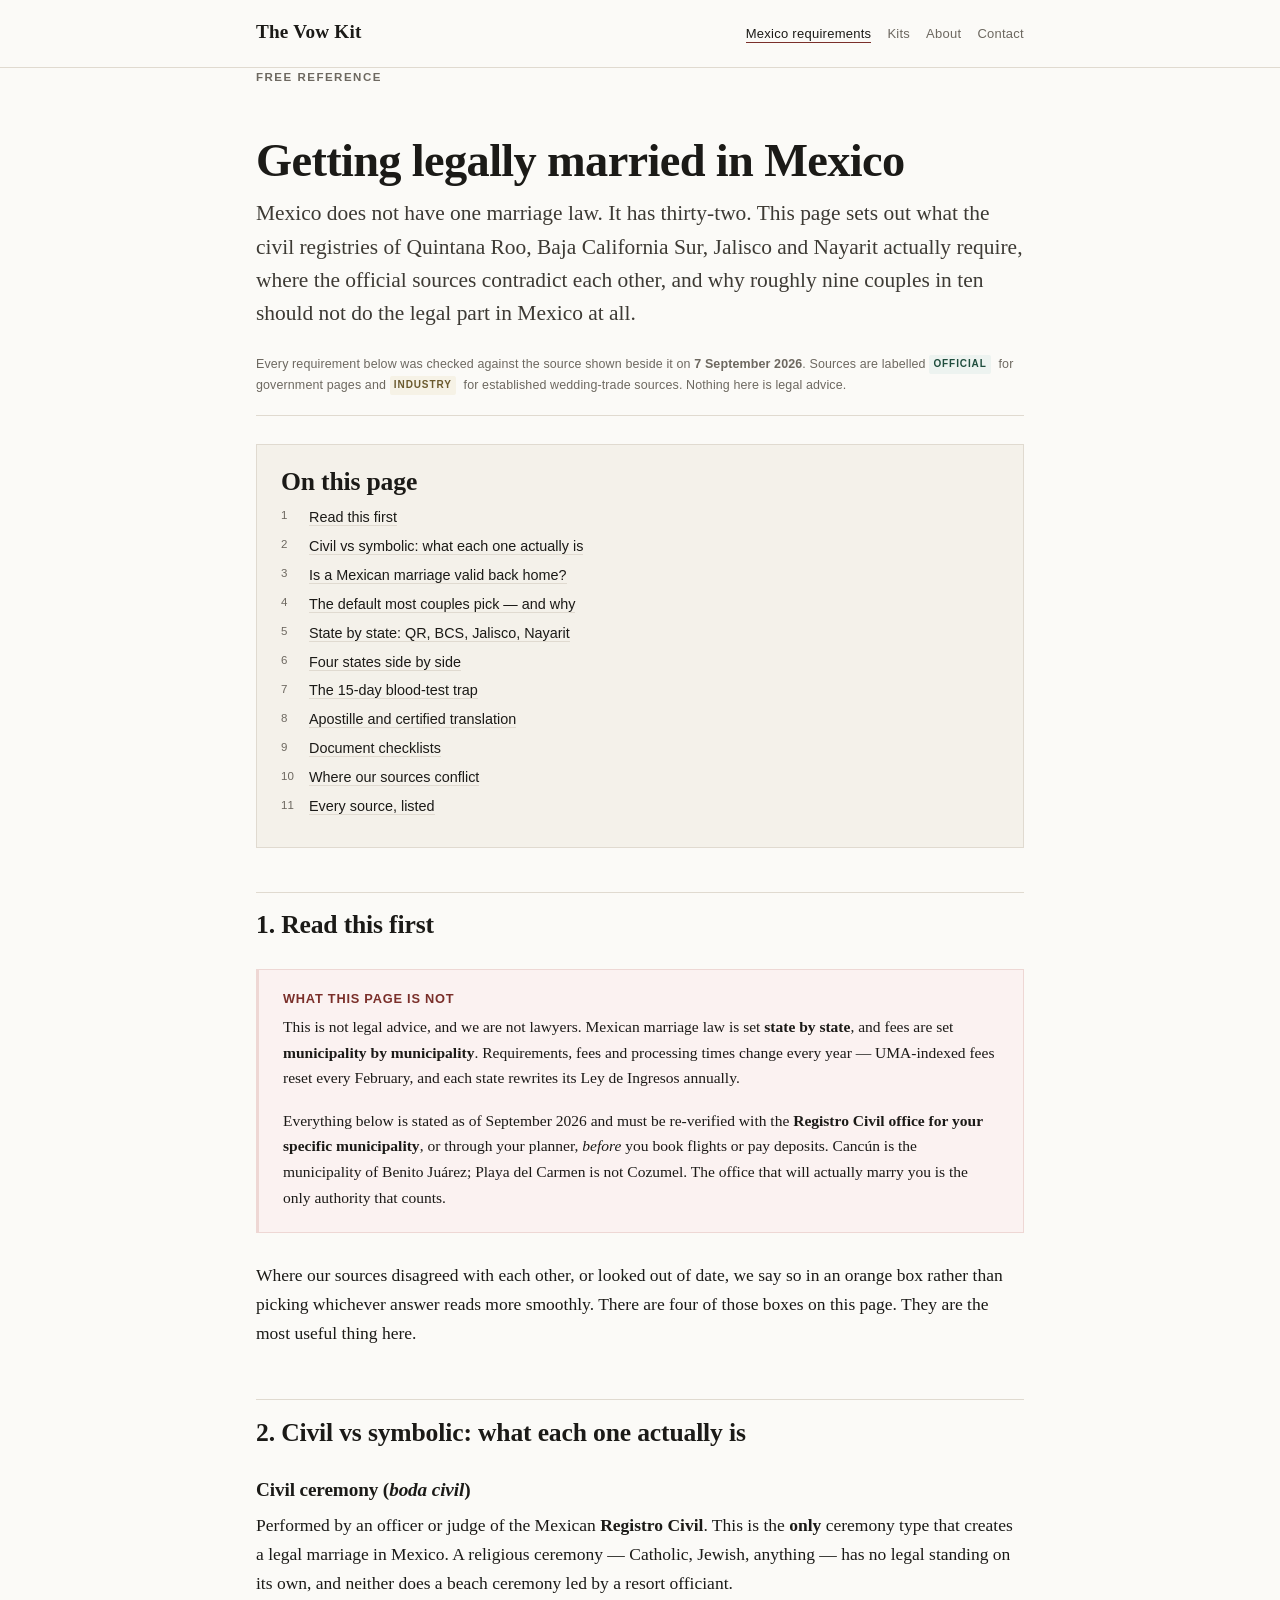
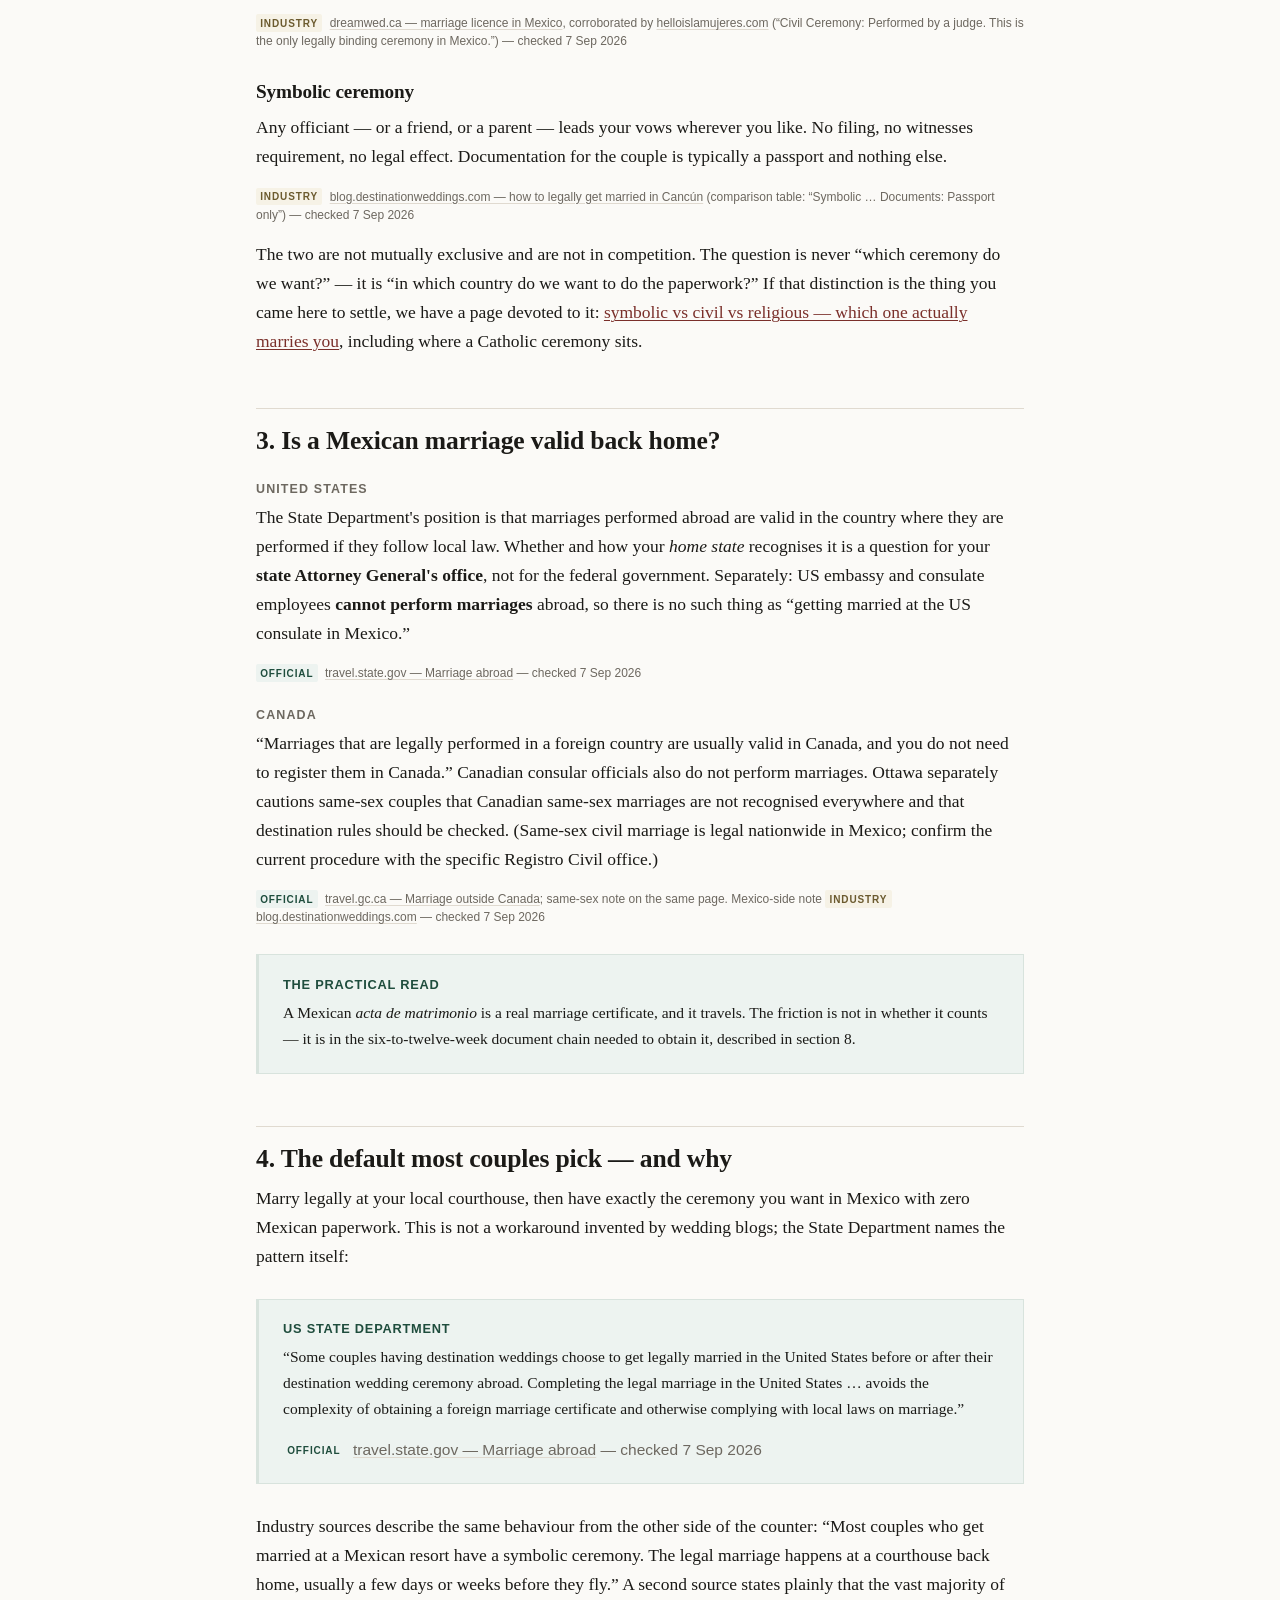
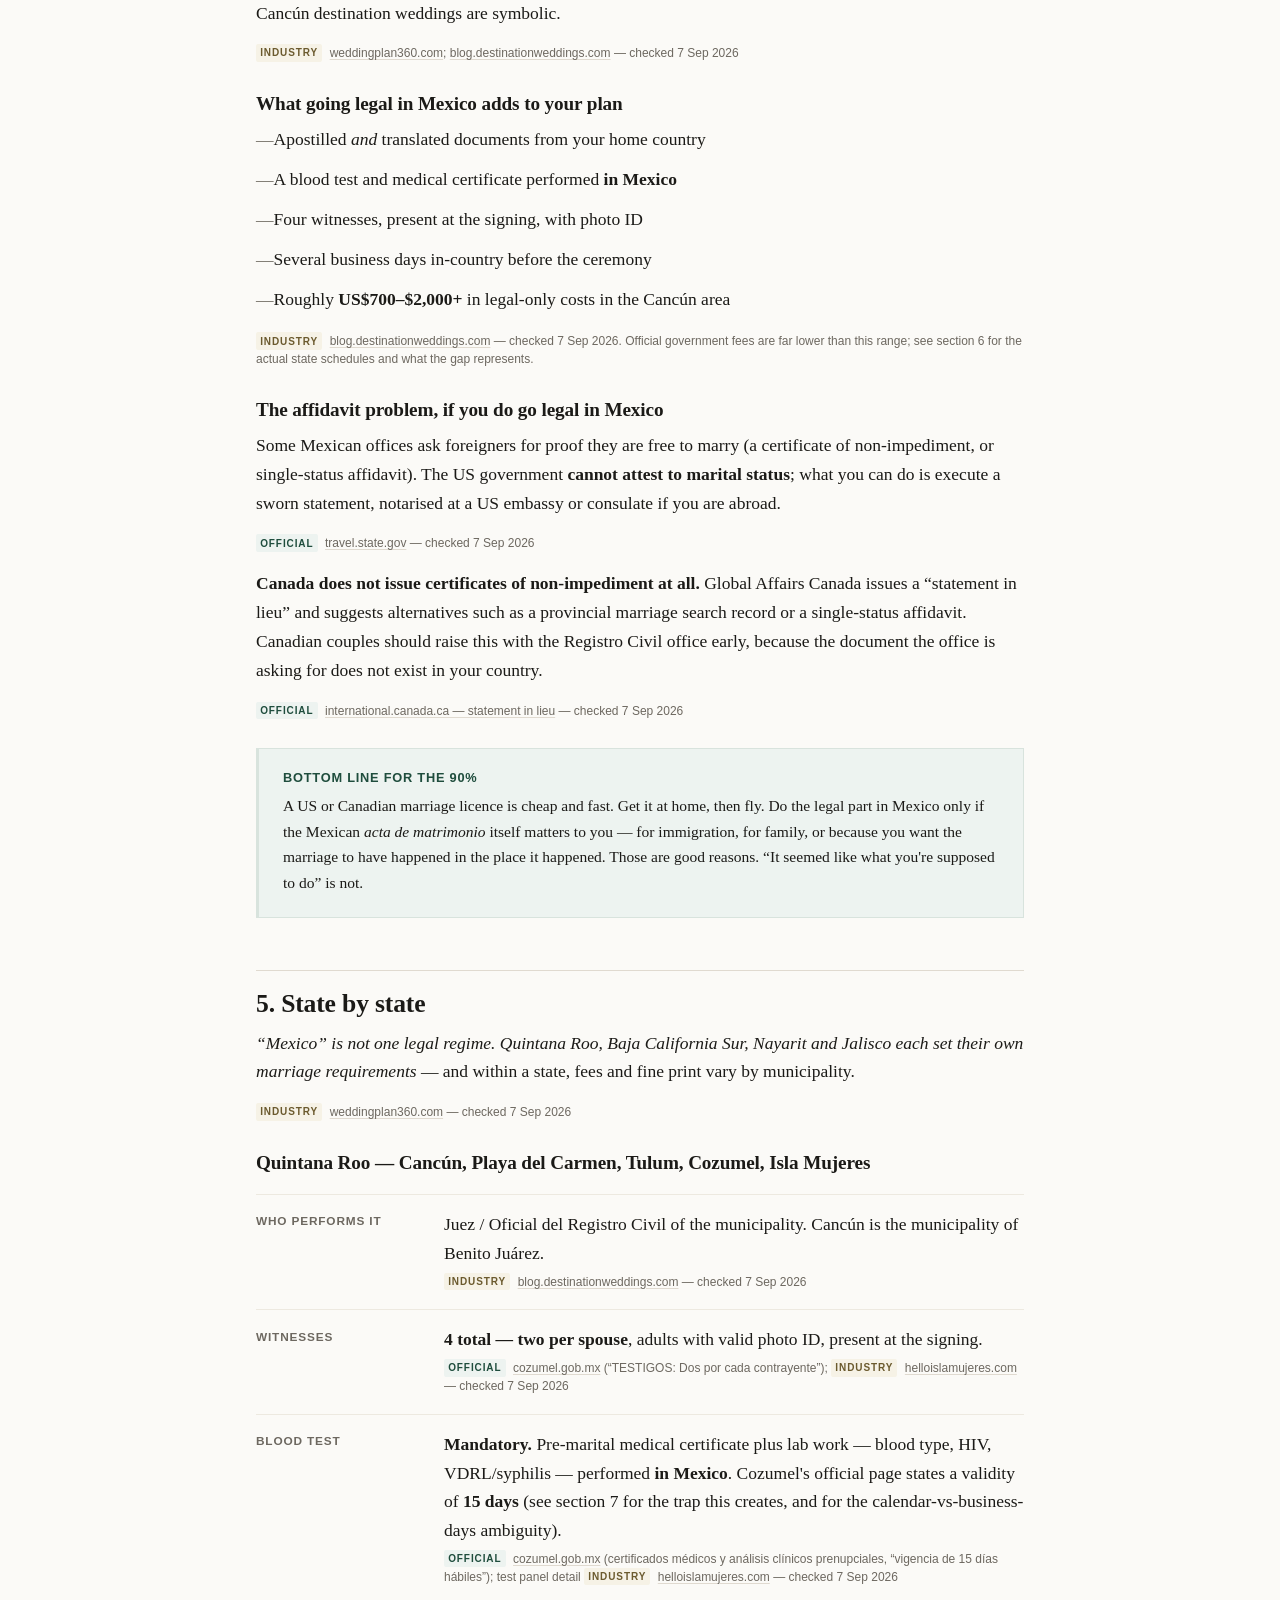
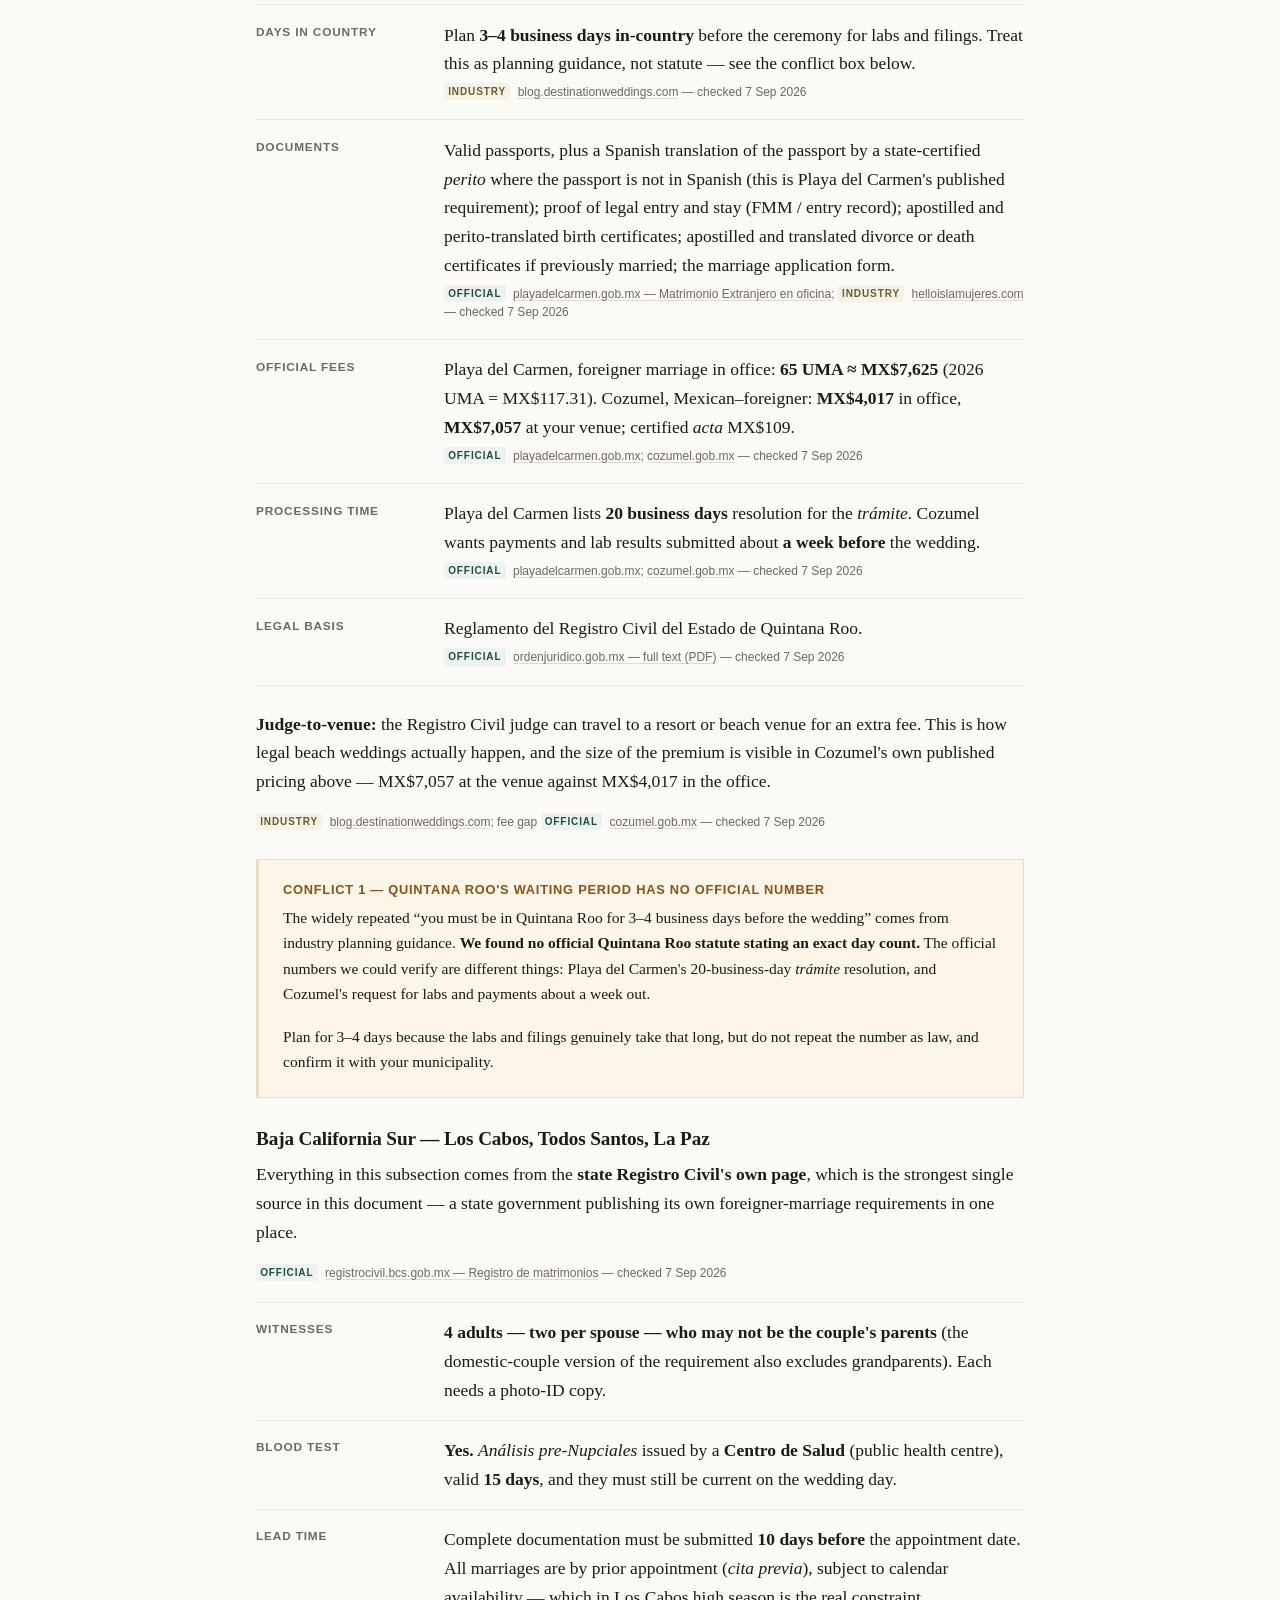
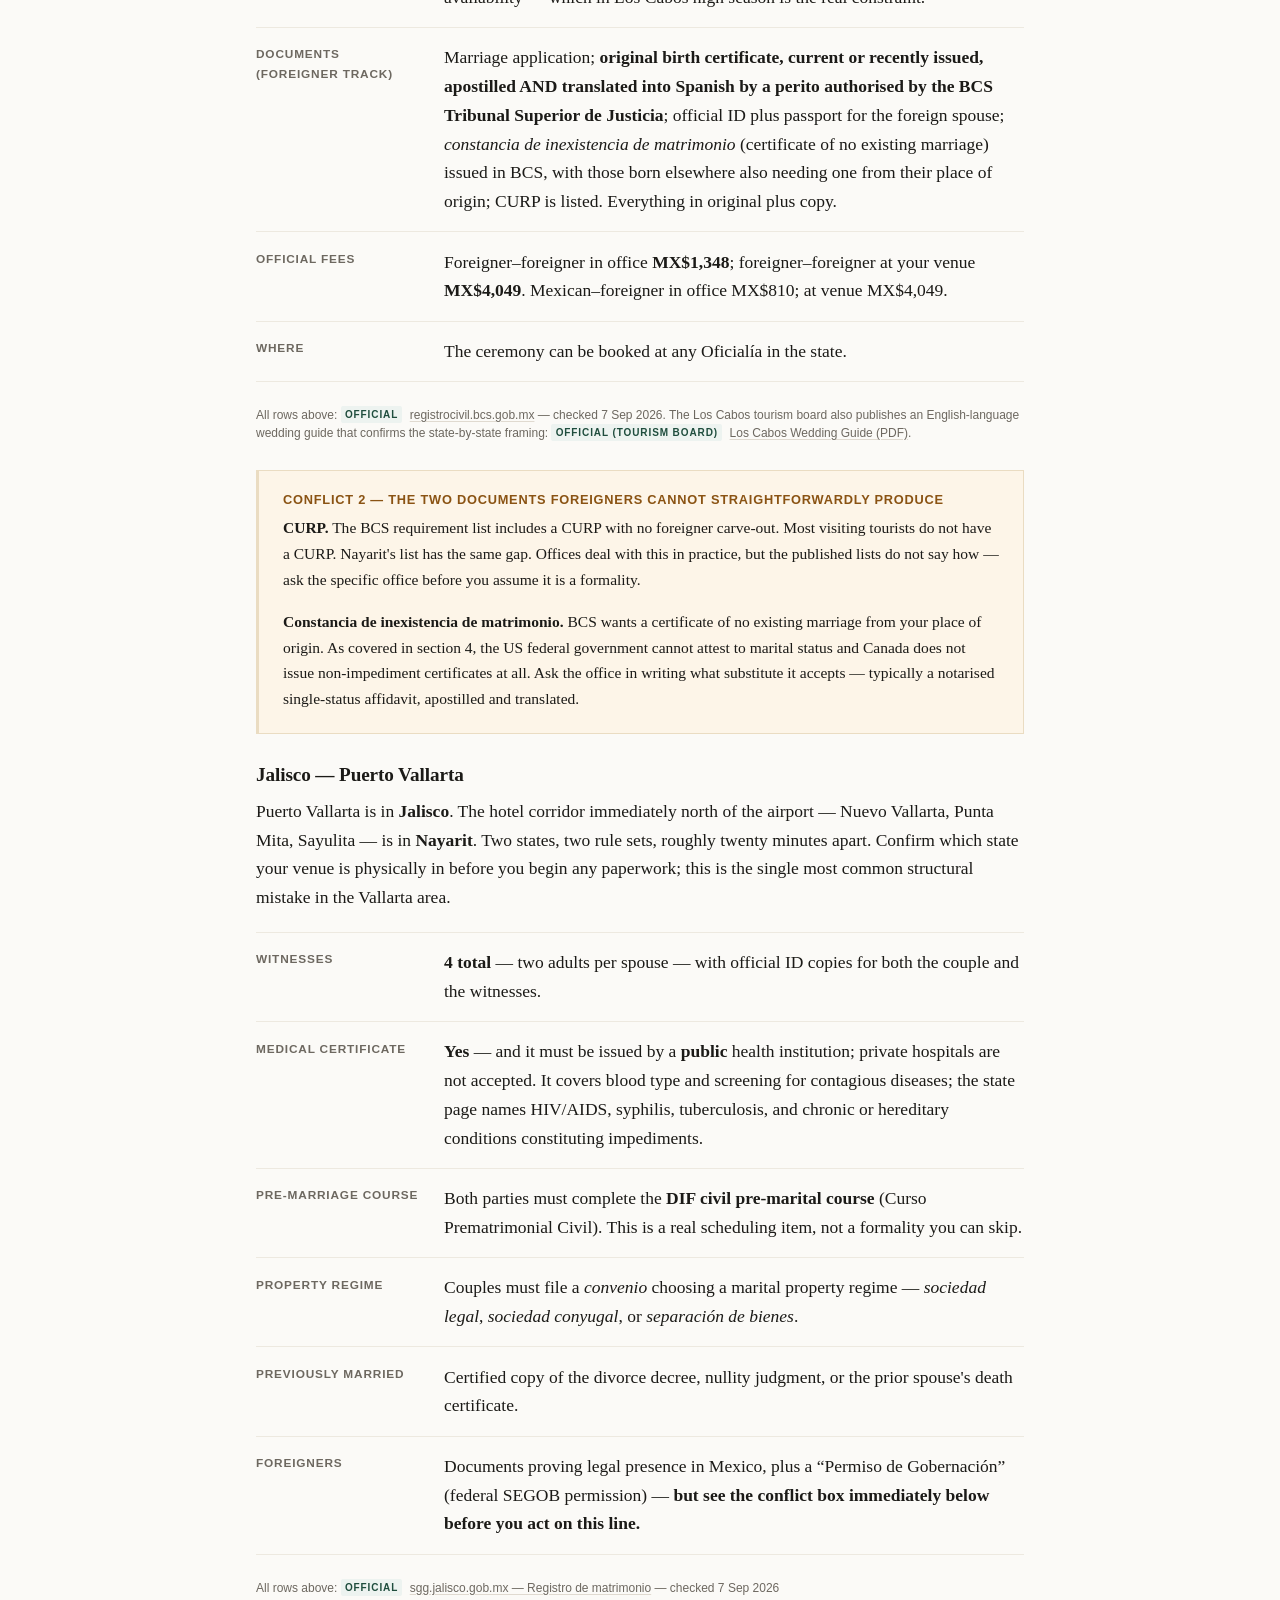
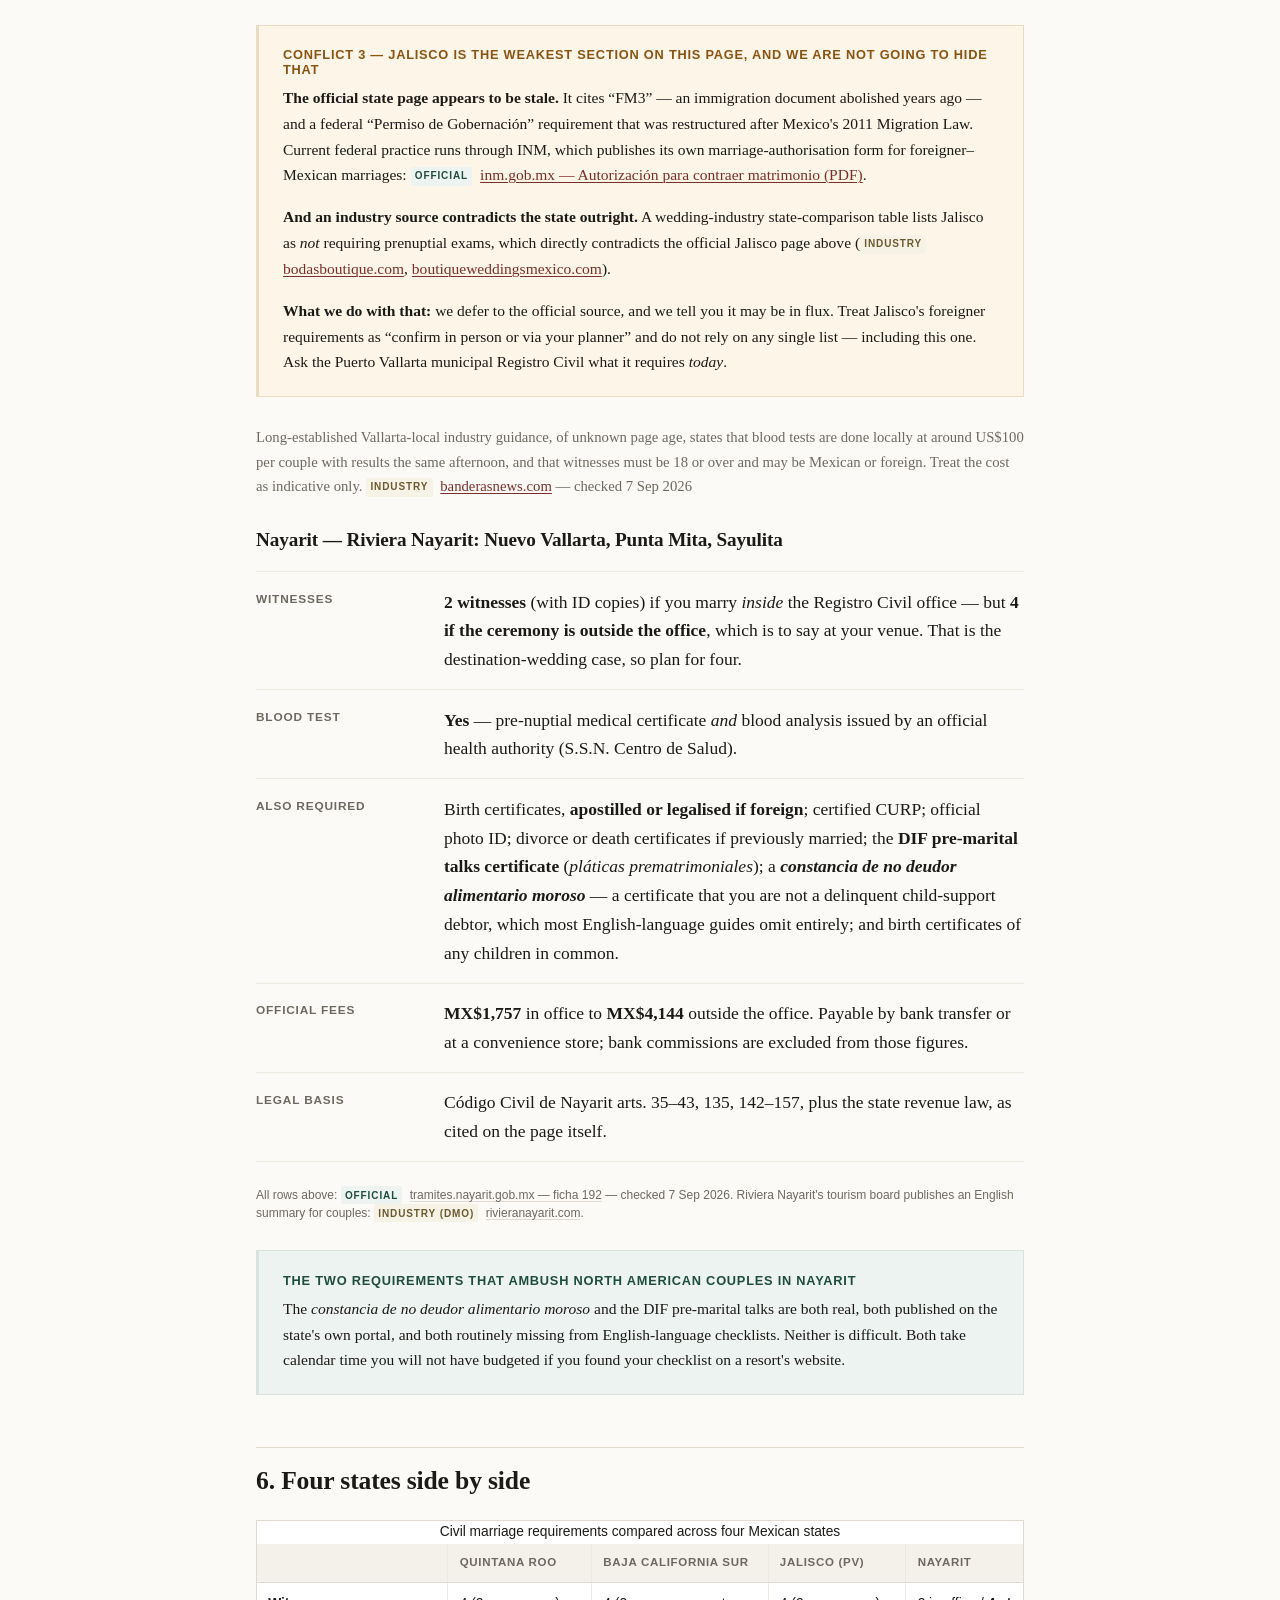
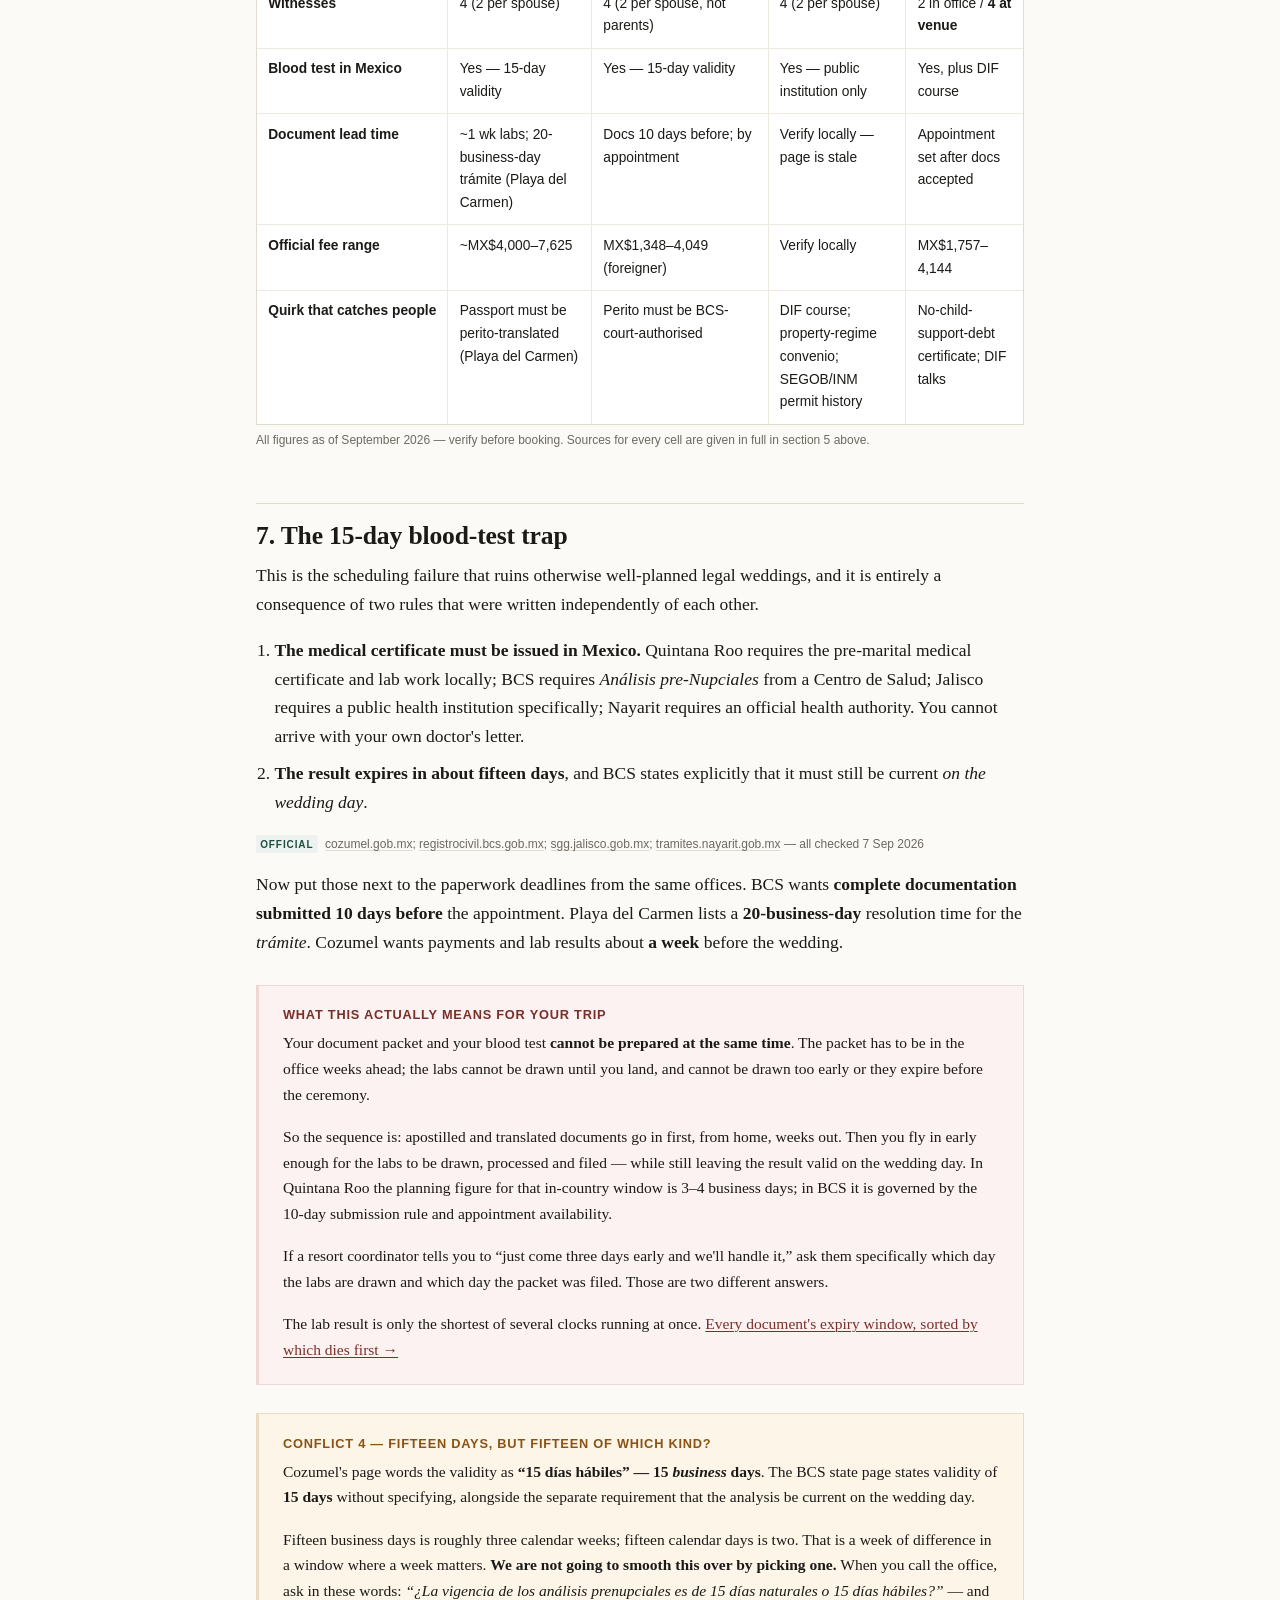
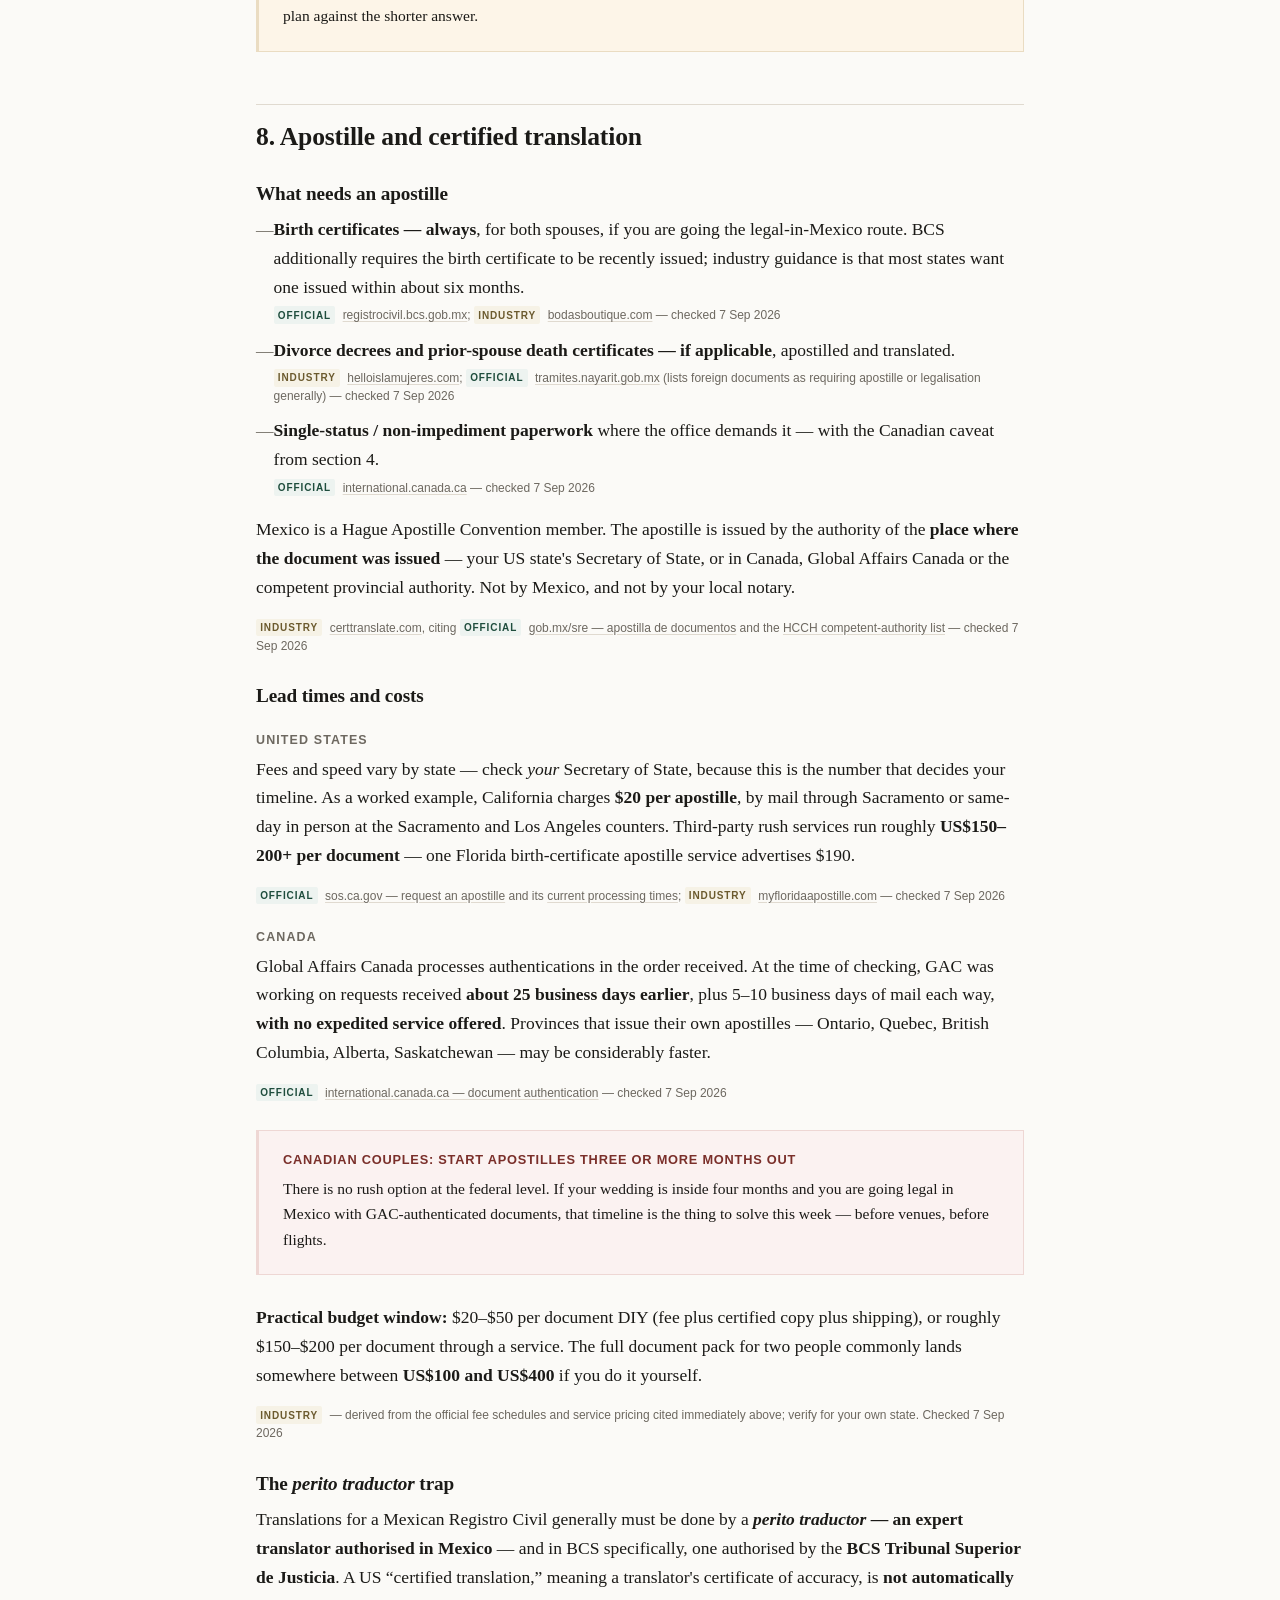
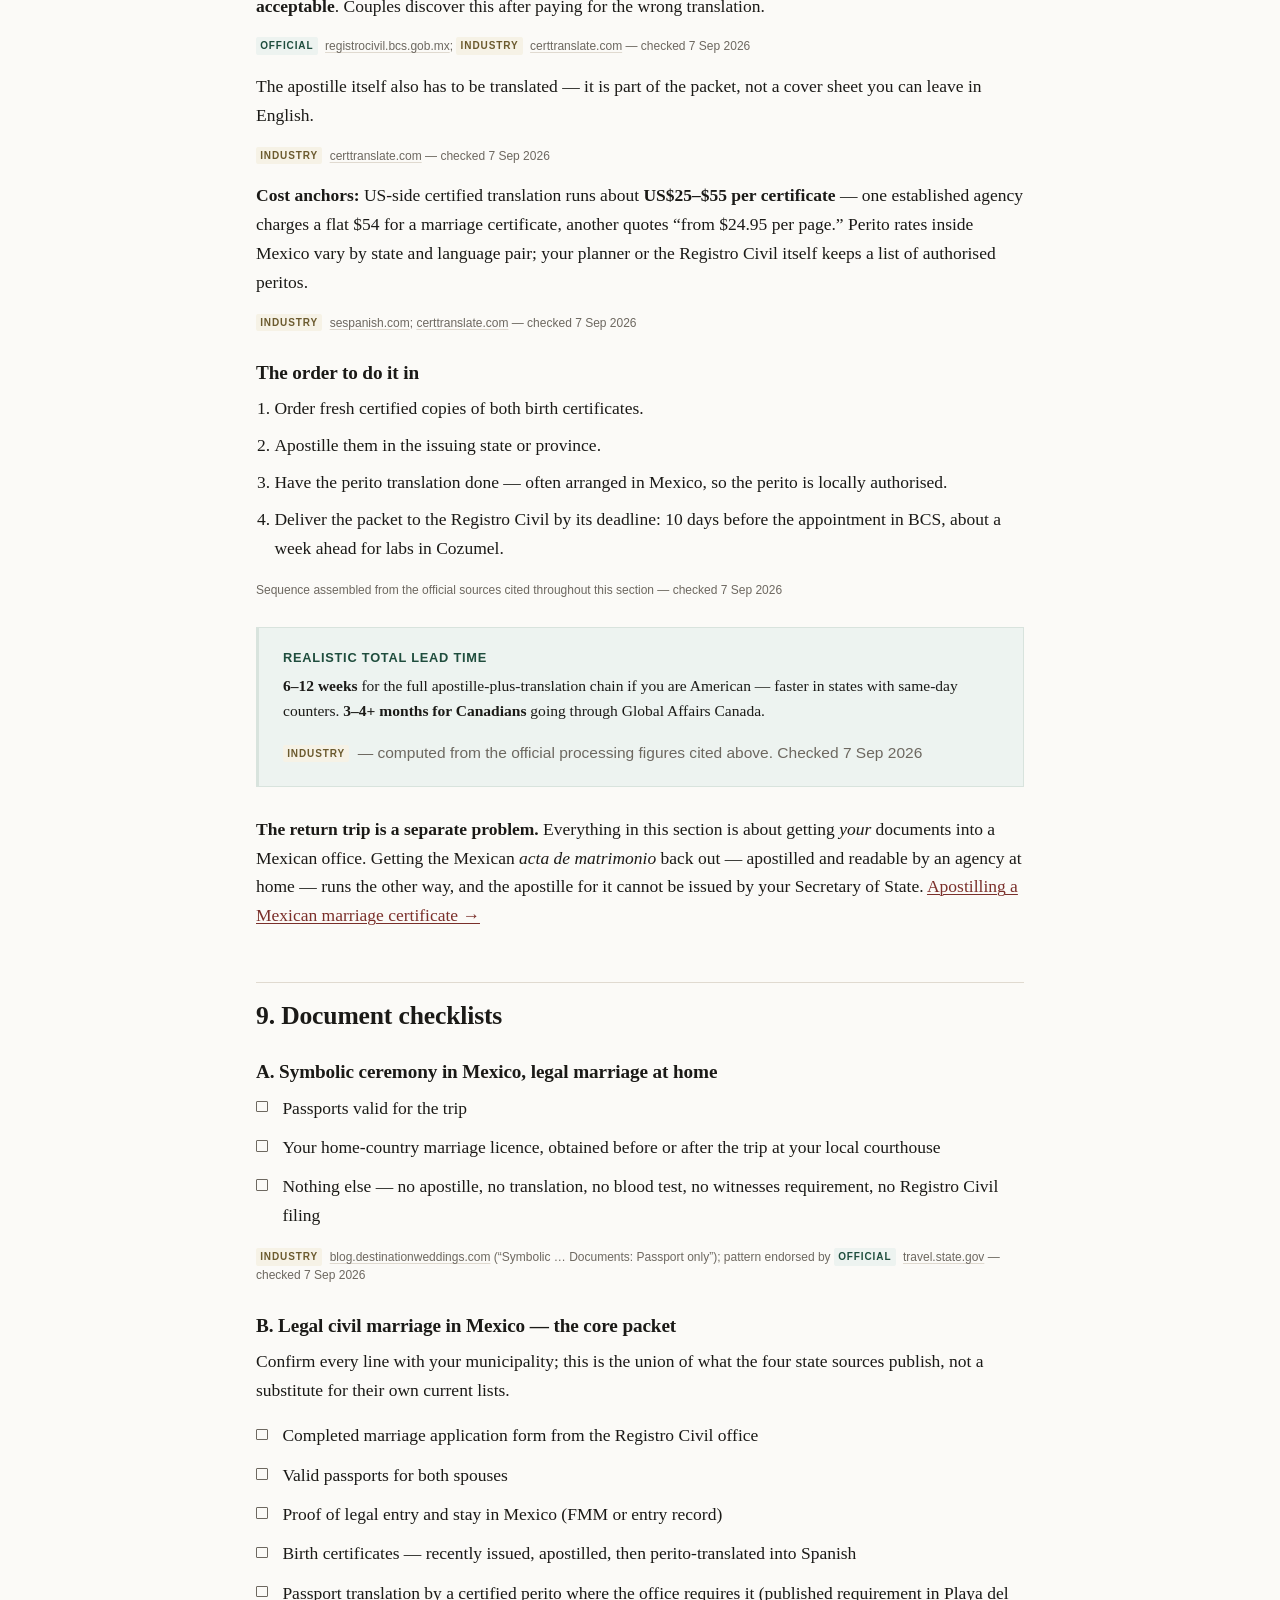
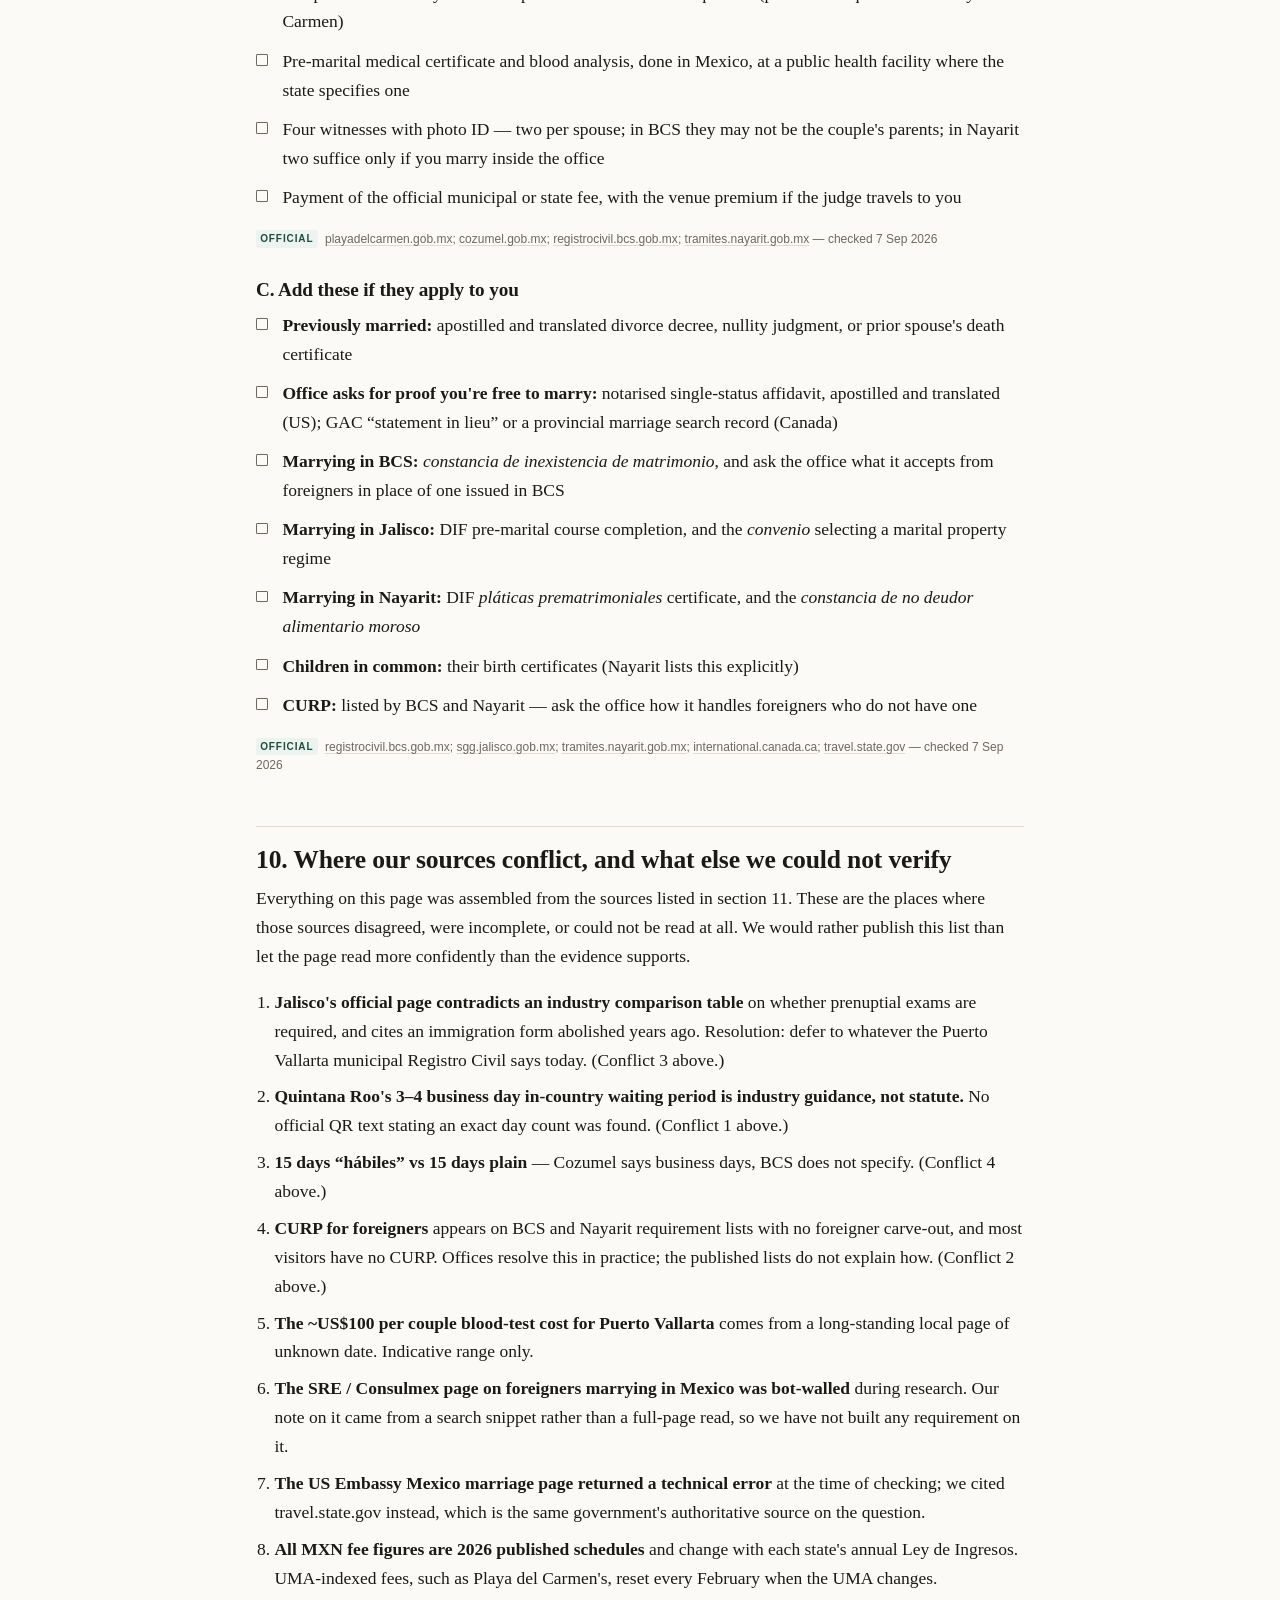
<file: mexico-marriage-requirements.html>
<!DOCTYPE html>
<html lang="en">
<head>
<meta charset="utf-8">
<meta name="viewport" content="width=device-width, initial-scale=1">
<title>Getting Legally Married in Mexico: State-by-State Requirements (2026)</title>
<meta name="description" content="A free, fully cited reference on legal marriage in Mexico: civil vs symbolic, requirements for Quintana Roo, Baja California Sur, Jalisco and Nayarit, apostille and translation lead times, and the 15-day blood-test trap. Every claim shows its source and check date.">
<link rel="canonical" href="https://thevowkit.com/mexico-marriage-requirements.html">
<meta property="og:type" content="article">
<meta property="og:site_name" content="The Vow Kit">
<meta property="og:title" content="Getting Legally Married in Mexico: State-by-State Requirements (2026)">
<meta property="og:description" content="Civil vs symbolic, requirements for Quintana Roo, Baja California Sur, Jalisco and Nayarit, apostille and translation lead times, and the 15-day blood-test trap. Every claim shows its source and check date.">
<meta property="og:url" content="https://thevowkit.com/mexico-marriage-requirements.html">
<meta property="og:locale" content="en_US">
<meta property="article:published_time" content="2026-09-08">
<meta property="article:modified_time" content="2026-09-08">
<meta name="twitter:card" content="summary">
<meta name="twitter:title" content="Getting Legally Married in Mexico: State-by-State Requirements (2026)">
<meta name="twitter:description" content="A free, fully cited reference. Civil vs symbolic, four states compared, apostille lead times, and the 15-day blood-test trap.">
<link rel="icon" href="favicon.svg" type="image/svg+xml">
<link rel="stylesheet" href="assets/css/site.css">
</head>
<body>
<a class="skip" href="#main">Skip to content</a>

<header class="masthead">
  <div class="wrap wrap-wide">
    <a class="wordmark" href="index.html">The Vow Kit</a>
    <nav aria-label="Primary">
      <ul>
        <li><a href="mexico-marriage-requirements.html" aria-current="page">Mexico requirements</a></li>
        <li><a href="kits.html">Kits</a></li>
        <li><a href="about.html">About</a></li>
        <li><a href="contact.html">Contact</a></li>
      </ul>
    </nav>
  </div>
</header>

<main id="main">
<div class="wrap wrap-wide">

  <p class="eyebrow">Free reference</p>
  <h1>Getting legally married in Mexico</h1>
  <p class="standfirst">Mexico does not have one marriage law. It has thirty-two. This page sets out what the civil registries of Quintana&nbsp;Roo, Baja California Sur, Jalisco and Nayarit actually require, where the official sources contradict each other, and why roughly nine couples in ten should not do the legal part in Mexico at all.</p>
  <p class="dateline">Every requirement below was checked against the source shown beside it on <strong>7 September 2026</strong>. Sources are labelled <span class="tag tag-official">Official</span> for government pages and <span class="tag tag-industry">Industry</span> for established wedding-trade sources. Nothing here is legal advice.</p>

  <div class="panel toc">
    <h2 class="plain">On this page</h2>
    <ol>
      <li><a href="#read-first">Read this first</a></li>
      <li><a href="#civil-vs-symbolic">Civil vs symbolic: what each one actually is</a></li>
      <li><a href="#valid-at-home">Is a Mexican marriage valid back home?</a></li>
      <li><a href="#default">The default most couples pick — and why</a></li>
      <li><a href="#states">State by state: QR, BCS, Jalisco, Nayarit</a></li>
      <li><a href="#compare">Four states side by side</a></li>
      <li><a href="#blood-test">The 15-day blood-test trap</a></li>
      <li><a href="#apostille">Apostille and certified translation</a></li>
      <li><a href="#checklists">Document checklists</a></li>
      <li><a href="#conflicts">Where our sources conflict</a></li>
      <li><a href="#sources">Every source, listed</a></li>
    </ol>
  </div>

  <section id="read-first">
  <h2>1. Read this first</h2>

  <div class="callout callout-warn">
    <h3>What this page is not</h3>
    <p>This is not legal advice, and we are not lawyers. Mexican marriage law is set <strong>state by state</strong>, and fees are set <strong>municipality by municipality</strong>. Requirements, fees and processing times change every year — UMA-indexed fees reset every February, and each state rewrites its Ley de Ingresos annually.</p>
    <p>Everything below is stated as of September 2026 and must be re-verified with the <strong>Registro Civil office for your specific municipality</strong>, or through your planner, <em>before</em> you book flights or pay deposits. Cancún is the municipality of Benito Juárez; Playa del Carmen is not Cozumel. The office that will actually marry you is the only authority that counts.</p>
  </div>

  <p>Where our sources disagreed with each other, or looked out of date, we say so in an orange box rather than picking whichever answer reads more smoothly. There are four of those boxes on this page. They are the most useful thing here.</p>
  </section>

  <section id="civil-vs-symbolic">
  <h2>2. Civil vs symbolic: what each one actually is</h2>

  <h3>Civil ceremony (<em>boda civil</em>)</h3>
  <p>Performed by an officer or judge of the Mexican <strong>Registro Civil</strong>. This is the <strong>only</strong> ceremony type that creates a legal marriage in Mexico. A religious ceremony — Catholic, Jewish, anything — has no legal standing on its own, and neither does a beach ceremony led by a resort officiant.</p>
  <p class="cite"><span class="tag tag-industry">Industry</span> <a href="https://dreamwed.ca/guides/marriage-license-mexico" rel="nofollow noopener">dreamwed.ca — marriage licence in Mexico</a>, corroborated by <a href="https://helloislamujeres.com/weddings/legal-requirements" rel="nofollow noopener">helloislamujeres.com</a> (&ldquo;Civil Ceremony: Performed by a judge. This is the only legally binding ceremony in Mexico.&rdquo;) — checked 7 Sep 2026</p>

  <h3>Symbolic ceremony</h3>
  <p>Any officiant — or a friend, or a parent — leads your vows wherever you like. No filing, no witnesses requirement, no legal effect. Documentation for the couple is typically a passport and nothing else.</p>
  <p class="cite"><span class="tag tag-industry">Industry</span> <a href="https://blog.destinationweddings.com/how-to-legally-get-married-in-cancun" rel="nofollow noopener">blog.destinationweddings.com — how to legally get married in Cancún</a> (comparison table: &ldquo;Symbolic … Documents: Passport only&rdquo;) — checked 7 Sep 2026</p>

  <p>The two are not mutually exclusive and are not in competition. The question is never &ldquo;which ceremony do we want?&rdquo; — it is &ldquo;in which country do we want to do the paperwork?&rdquo; If that distinction is the thing you came here to settle, we have a page devoted to it: <a href="symbolic-vs-civil-wedding-mexico.html">symbolic vs civil vs religious — which one actually marries you</a>, including where a Catholic ceremony sits.</p>
  </section>

  <section id="valid-at-home">
  <h2>3. Is a Mexican marriage valid back home?</h2>

  <h4>United States</h4>
  <p>The State Department's position is that marriages performed abroad are valid in the country where they are performed if they follow local law. Whether and how your <em>home state</em> recognises it is a question for your <strong>state Attorney General's office</strong>, not for the federal government. Separately: US embassy and consulate employees <strong>cannot perform marriages</strong> abroad, so there is no such thing as &ldquo;getting married at the US consulate in Mexico.&rdquo;</p>
  <p class="cite"><span class="tag tag-official">Official</span> <a href="https://travel.state.gov/en/international-travel/living-abroad/marriage.html" rel="noopener">travel.state.gov — Marriage abroad</a> — checked 7 Sep 2026</p>

  <h4>Canada</h4>
  <p>&ldquo;Marriages that are legally performed in a foreign country are usually valid in Canada, and you do not need to register them in Canada.&rdquo; Canadian consular officials also do not perform marriages. Ottawa separately cautions same-sex couples that Canadian same-sex marriages are not recognised everywhere and that destination rules should be checked. (Same-sex civil marriage is legal nationwide in Mexico; confirm the current procedure with the specific Registro Civil office.)</p>
  <p class="cite"><span class="tag tag-official">Official</span> <a href="https://travel.gc.ca/travelling/documents/marriage-overseas" rel="noopener">travel.gc.ca — Marriage outside Canada</a>; same-sex note on the same page. Mexico-side note <span class="tag tag-industry">Industry</span> <a href="https://blog.destinationweddings.com/getting-married-in-mexico" rel="nofollow noopener">blog.destinationweddings.com</a> — checked 7 Sep 2026</p>

  <div class="callout callout-note">
    <h3>The practical read</h3>
    <p>A Mexican <em>acta de matrimonio</em> is a real marriage certificate, and it travels. The friction is not in whether it counts — it is in the six-to-twelve-week document chain needed to obtain it, described in section 8.</p>
  </div>
  </section>

  <section id="default">
  <h2>4. The default most couples pick — and why</h2>

  <p>Marry legally at your local courthouse, then have exactly the ceremony you want in Mexico with zero Mexican paperwork. This is not a workaround invented by wedding blogs; the State Department names the pattern itself:</p>

  <div class="callout callout-note">
    <h3>US State Department</h3>
    <p>&ldquo;Some couples having destination weddings choose to get legally married in the United States before or after their destination wedding ceremony abroad. Completing the legal marriage in the United States … avoids the complexity of obtaining a foreign marriage certificate and otherwise complying with local laws on marriage.&rdquo;</p>
    <p class="cite"><span class="tag tag-official">Official</span> <a href="https://travel.state.gov/en/international-travel/living-abroad/marriage.html" rel="noopener">travel.state.gov — Marriage abroad</a> — checked 7 Sep 2026</p>
  </div>

  <p>Industry sources describe the same behaviour from the other side of the counter: &ldquo;Most couples who get married at a Mexican resort have a symbolic ceremony. The legal marriage happens at a courthouse back home, usually a few days or weeks before they fly.&rdquo; A second source states plainly that the vast majority of Cancún destination weddings are symbolic.</p>
  <p class="cite"><span class="tag tag-industry">Industry</span> <a href="https://weddingplan360.com/news/symbolic-vs-legal-wedding-mexico/" rel="nofollow noopener">weddingplan360.com</a>; <a href="https://blog.destinationweddings.com/how-to-legally-get-married-in-cancun" rel="nofollow noopener">blog.destinationweddings.com</a> — checked 7 Sep 2026</p>

  <h3>What going legal in Mexico adds to your plan</h3>
  <ul class="lede-list">
    <li>Apostilled <em>and</em> translated documents from your home country</li>
    <li>A blood test and medical certificate performed <strong>in Mexico</strong></li>
    <li>Four witnesses, present at the signing, with photo ID</li>
    <li>Several business days in-country before the ceremony</li>
    <li>Roughly <strong>US$700–$2,000+</strong> in legal-only costs in the Cancún area</li>
  </ul>
  <p class="cite"><span class="tag tag-industry">Industry</span> <a href="https://blog.destinationweddings.com/how-to-legally-get-married-in-cancun" rel="nofollow noopener">blog.destinationweddings.com</a> — checked 7 Sep 2026. Official government fees are far lower than this range; see section 6 for the actual state schedules and what the gap represents.</p>

  <h3>The affidavit problem, if you do go legal in Mexico</h3>
  <p>Some Mexican offices ask foreigners for proof they are free to marry (a certificate of non-impediment, or single-status affidavit). The US government <strong>cannot attest to marital status</strong>; what you can do is execute a sworn statement, notarised at a US embassy or consulate if you are abroad.</p>
  <p class="cite"><span class="tag tag-official">Official</span> <a href="https://travel.state.gov/en/international-travel/living-abroad/marriage.html" rel="noopener">travel.state.gov</a> — checked 7 Sep 2026</p>
  <p><strong>Canada does not issue certificates of non-impediment at all.</strong> Global Affairs Canada issues a &ldquo;statement in lieu&rdquo; and suggests alternatives such as a provincial marriage search record or a single-status affidavit. Canadian couples should raise this with the Registro Civil office early, because the document the office is asking for does not exist in your country.</p>
  <p class="cite"><span class="tag tag-official">Official</span> <a href="https://international.canada.ca/en/global-affairs/services/document-authentication/lieu" rel="noopener">international.canada.ca — statement in lieu</a> — checked 7 Sep 2026</p>

  <div class="callout callout-note">
    <h3>Bottom line for the 90%</h3>
    <p>A US or Canadian marriage licence is cheap and fast. Get it at home, then fly. Do the legal part in Mexico only if the Mexican <em>acta de matrimonio</em> itself matters to you — for immigration, for family, or because you want the marriage to have happened in the place it happened. Those are good reasons. &ldquo;It seemed like what you're supposed to do&rdquo; is not.</p>
  </div>
  </section>

  <section id="states">
  <h2>5. State by state</h2>
  <p><em>&ldquo;Mexico&rdquo; is not one legal regime. Quintana Roo, Baja California Sur, Nayarit and Jalisco each set their own marriage requirements</em> — and within a state, fees and fine print vary by municipality.</p>
  <p class="cite"><span class="tag tag-industry">Industry</span> <a href="https://weddingplan360.com/news/symbolic-vs-legal-wedding-mexico/" rel="nofollow noopener">weddingplan360.com</a> — checked 7 Sep 2026</p>

  <h3 id="qr">Quintana Roo — Cancún, Playa del Carmen, Tulum, Cozumel, Isla Mujeres</h3>
  <dl class="spec">
    <div class="row">
      <dt>Who performs it</dt>
      <dd>Juez / Oficial del Registro Civil of the municipality. Cancún is the municipality of Benito Juárez.
        <span class="cite"><span class="tag tag-industry">Industry</span> <a href="https://blog.destinationweddings.com/how-to-legally-get-married-in-cancun" rel="nofollow noopener">blog.destinationweddings.com</a> — checked 7 Sep 2026</span></dd>
    </div>
    <div class="row">
      <dt>Witnesses</dt>
      <dd><strong>4 total — two per spouse</strong>, adults with valid photo ID, present at the signing.
        <span class="cite"><span class="tag tag-official">Official</span> <a href="https://cozumel.gob.mx/oficina/registro-de-matrimonio-mixto-mexicano-extranjero/" rel="noopener">cozumel.gob.mx</a> (&ldquo;TESTIGOS: Dos por cada contrayente&rdquo;); <span class="tag tag-industry">Industry</span> <a href="https://helloislamujeres.com/weddings/legal-requirements" rel="nofollow noopener">helloislamujeres.com</a> — checked 7 Sep 2026</span></dd>
    </div>
    <div class="row">
      <dt>Blood test</dt>
      <dd><strong>Mandatory.</strong> Pre-marital medical certificate plus lab work — blood type, HIV, VDRL/syphilis — performed <strong>in Mexico</strong>. Cozumel's official page states a validity of <strong>15 days</strong> (see section 7 for the trap this creates, and for the calendar-vs-business-days ambiguity).
        <span class="cite"><span class="tag tag-official">Official</span> <a href="https://cozumel.gob.mx/oficina/registro-de-matrimonio-mixto-mexicano-extranjero/" rel="noopener">cozumel.gob.mx</a> (certificados médicos y análisis clínicos prenupciales, &ldquo;vigencia de 15 días hábiles&rdquo;); test panel detail <span class="tag tag-industry">Industry</span> <a href="https://helloislamujeres.com/weddings/legal-requirements" rel="nofollow noopener">helloislamujeres.com</a> — checked 7 Sep 2026</span></dd>
    </div>
    <div class="row">
      <dt>Days in country</dt>
      <dd>Plan <strong>3–4 business days in-country</strong> before the ceremony for labs and filings. Treat this as planning guidance, not statute — see the conflict box below.
        <span class="cite"><span class="tag tag-industry">Industry</span> <a href="https://blog.destinationweddings.com/how-to-legally-get-married-in-cancun" rel="nofollow noopener">blog.destinationweddings.com</a> — checked 7 Sep 2026</span></dd>
    </div>
    <div class="row">
      <dt>Documents</dt>
      <dd>Valid passports, plus a Spanish translation of the passport by a state-certified <em>perito</em> where the passport is not in Spanish (this is Playa del Carmen's published requirement); proof of legal entry and stay (FMM / entry record); apostilled and perito-translated birth certificates; apostilled and translated divorce or death certificates if previously married; the marriage application form.
        <span class="cite"><span class="tag tag-official">Official</span> <a href="https://playadelcarmen.gob.mx/mpdc-sg-rc-meo-010" rel="noopener">playadelcarmen.gob.mx — Matrimonio Extranjero en oficina</a>; <span class="tag tag-industry">Industry</span> <a href="https://helloislamujeres.com/weddings/legal-requirements" rel="nofollow noopener">helloislamujeres.com</a> — checked 7 Sep 2026</span></dd>
    </div>
    <div class="row">
      <dt>Official fees</dt>
      <dd>Playa del Carmen, foreigner marriage in office: <strong>65 UMA ≈ MX$7,625</strong> (2026 UMA = MX$117.31). Cozumel, Mexican–foreigner: <strong>MX$4,017</strong> in office, <strong>MX$7,057</strong> at your venue; certified <em>acta</em> MX$109.
        <span class="cite"><span class="tag tag-official">Official</span> <a href="https://playadelcarmen.gob.mx/mpdc-sg-rc-meo-010" rel="noopener">playadelcarmen.gob.mx</a>; <a href="https://cozumel.gob.mx/oficina/registro-de-matrimonio-mixto-mexicano-extranjero/" rel="noopener">cozumel.gob.mx</a> — checked 7 Sep 2026</span></dd>
    </div>
    <div class="row">
      <dt>Processing time</dt>
      <dd>Playa del Carmen lists <strong>20 business days</strong> resolution for the <em>trámite</em>. Cozumel wants payments and lab results submitted about <strong>a week before</strong> the wedding.
        <span class="cite"><span class="tag tag-official">Official</span> <a href="https://playadelcarmen.gob.mx/mpdc-sg-rc-meo-010" rel="noopener">playadelcarmen.gob.mx</a>; <a href="https://cozumel.gob.mx/oficina/registro-de-matrimonio-mixto-mexicano-extranjero/" rel="noopener">cozumel.gob.mx</a> — checked 7 Sep 2026</span></dd>
    </div>
    <div class="row">
      <dt>Legal basis</dt>
      <dd>Reglamento del Registro Civil del Estado de Quintana Roo.
        <span class="cite"><span class="tag tag-official">Official</span> <a href="http://www.ordenjuridico.gob.mx/Estatal/QUINTANA%20ROO/Reglamentos/QROOREG27.pdf" rel="noopener">ordenjuridico.gob.mx — full text (PDF)</a> — checked 7 Sep 2026</span></dd>
    </div>
  </dl>

  <p><strong>Judge-to-venue:</strong> the Registro Civil judge can travel to a resort or beach venue for an extra fee. This is how legal beach weddings actually happen, and the size of the premium is visible in Cozumel's own published pricing above — MX$7,057 at the venue against MX$4,017 in the office.</p>
  <p class="cite"><span class="tag tag-industry">Industry</span> <a href="https://blog.destinationweddings.com/how-to-legally-get-married-in-cancun" rel="nofollow noopener">blog.destinationweddings.com</a>; fee gap <span class="tag tag-official">Official</span> <a href="https://cozumel.gob.mx/oficina/registro-de-matrimonio-mixto-mexicano-extranjero/" rel="noopener">cozumel.gob.mx</a> — checked 7 Sep 2026</p>

  <div class="callout callout-conflict">
    <h3>Conflict 1 — Quintana Roo's waiting period has no official number</h3>
    <p>The widely repeated &ldquo;you must be in Quintana Roo for 3–4 business days before the wedding&rdquo; comes from industry planning guidance. <strong>We found no official Quintana Roo statute stating an exact day count.</strong> The official numbers we could verify are different things: Playa del Carmen's 20-business-day <em>trámite</em> resolution, and Cozumel's request for labs and payments about a week out.</p>
    <p>Plan for 3–4 days because the labs and filings genuinely take that long, but do not repeat the number as law, and confirm it with your municipality.</p>
  </div>

  <h3 id="bcs">Baja California Sur — Los Cabos, Todos Santos, La Paz</h3>
  <p>Everything in this subsection comes from the <strong>state Registro Civil's own page</strong>, which is the strongest single source in this document — a state government publishing its own foreigner-marriage requirements in one place.</p>
  <p class="cite"><span class="tag tag-official">Official</span> <a href="https://registrocivil.bcs.gob.mx/registro-de-matrimonios-2/" rel="noopener">registrocivil.bcs.gob.mx — Registro de matrimonios</a> — checked 7 Sep 2026</p>

  <dl class="spec">
    <div class="row">
      <dt>Witnesses</dt>
      <dd><strong>4 adults — two per spouse — who may not be the couple's parents</strong> (the domestic-couple version of the requirement also excludes grandparents). Each needs a photo-ID copy.</dd>
    </div>
    <div class="row">
      <dt>Blood test</dt>
      <dd><strong>Yes.</strong> <em>Análisis pre-Nupciales</em> issued by a <strong>Centro de Salud</strong> (public health centre), valid <strong>15 days</strong>, and they must still be current on the wedding day.</dd>
    </div>
    <div class="row">
      <dt>Lead time</dt>
      <dd>Complete documentation must be submitted <strong>10 days before</strong> the appointment date. All marriages are by prior appointment (<em>cita previa</em>), subject to calendar availability — which in Los Cabos high season is the real constraint.</dd>
    </div>
    <div class="row">
      <dt>Documents (foreigner track)</dt>
      <dd>Marriage application; <strong>original birth certificate, current or recently issued, apostilled AND translated into Spanish by a perito authorised by the BCS Tribunal Superior de Justicia</strong>; official ID plus passport for the foreign spouse; <em>constancia de inexistencia de matrimonio</em> (certificate of no existing marriage) issued in BCS, with those born elsewhere also needing one from their place of origin; CURP is listed. Everything in original plus copy.</dd>
    </div>
    <div class="row">
      <dt>Official fees</dt>
      <dd>Foreigner–foreigner in office <strong>MX$1,348</strong>; foreigner–foreigner at your venue <strong>MX$4,049</strong>. Mexican–foreigner in office MX$810; at venue MX$4,049.</dd>
    </div>
    <div class="row">
      <dt>Where</dt>
      <dd>The ceremony can be booked at any Oficialía in the state.</dd>
    </div>
  </dl>
  <p class="cite">All rows above: <span class="tag tag-official">Official</span> <a href="https://registrocivil.bcs.gob.mx/registro-de-matrimonios-2/" rel="noopener">registrocivil.bcs.gob.mx</a> — checked 7 Sep 2026. The Los Cabos tourism board also publishes an English-language wedding guide that confirms the state-by-state framing: <span class="tag tag-official">Official (tourism board)</span> <a href="https://assets.simpleviewinc.com/sv-loscabos/image/upload/v1/clients/loscabosmx/Wedding_Guide_ING_be84305d-ed0e-4ba0-ac3b-a3edb4ed5a16.pdf" rel="noopener">Los Cabos Wedding Guide (PDF)</a>.</p>

  <div class="callout callout-conflict">
    <h3>Conflict 2 — the two documents foreigners cannot straightforwardly produce</h3>
    <p><strong>CURP.</strong> The BCS requirement list includes a CURP with no foreigner carve-out. Most visiting tourists do not have a CURP. Nayarit's list has the same gap. Offices deal with this in practice, but the published lists do not say how — ask the specific office before you assume it is a formality.</p>
    <p><strong>Constancia de inexistencia de matrimonio.</strong> BCS wants a certificate of no existing marriage from your place of origin. As covered in section 4, the US federal government cannot attest to marital status and Canada does not issue non-impediment certificates at all. Ask the office in writing what substitute it accepts — typically a notarised single-status affidavit, apostilled and translated.</p>
  </div>

  <h3 id="jalisco">Jalisco — Puerto Vallarta</h3>
  <p>Puerto Vallarta is in <strong>Jalisco</strong>. The hotel corridor immediately north of the airport — Nuevo Vallarta, Punta Mita, Sayulita — is in <strong>Nayarit</strong>. Two states, two rule sets, roughly twenty minutes apart. Confirm which state your venue is physically in before you begin any paperwork; this is the single most common structural mistake in the Vallarta area.</p>

  <dl class="spec">
    <div class="row">
      <dt>Witnesses</dt>
      <dd><strong>4 total</strong> — two adults per spouse — with official ID copies for both the couple and the witnesses.</dd>
    </div>
    <div class="row">
      <dt>Medical certificate</dt>
      <dd><strong>Yes</strong> — and it must be issued by a <strong>public</strong> health institution; private hospitals are not accepted. It covers blood type and screening for contagious diseases; the state page names HIV/AIDS, syphilis, tuberculosis, and chronic or hereditary conditions constituting impediments.</dd>
    </div>
    <div class="row">
      <dt>Pre-marriage course</dt>
      <dd>Both parties must complete the <strong>DIF civil pre-marital course</strong> (Curso Prematrimonial Civil). This is a real scheduling item, not a formality you can skip.</dd>
    </div>
    <div class="row">
      <dt>Property regime</dt>
      <dd>Couples must file a <em>convenio</em> choosing a marital property regime — <em>sociedad legal</em>, <em>sociedad conyugal</em>, or <em>separación de bienes</em>.</dd>
    </div>
    <div class="row">
      <dt>Previously married</dt>
      <dd>Certified copy of the divorce decree, nullity judgment, or the prior spouse's death certificate.</dd>
    </div>
    <div class="row">
      <dt>Foreigners</dt>
      <dd>Documents proving legal presence in Mexico, plus a &ldquo;Permiso de Gobernación&rdquo; (federal SEGOB permission) — <strong>but see the conflict box immediately below before you act on this line.</strong></dd>
    </div>
  </dl>
  <p class="cite">All rows above: <span class="tag tag-official">Official</span> <a href="https://sgg.jalisco.gob.mx/acerca/areas-de-la-secretaria/direccion-general-del-registro-civil1/registro-de-matrimonio" rel="noopener">sgg.jalisco.gob.mx — Registro de matrimonio</a> — checked 7 Sep 2026</p>

  <div class="callout callout-conflict">
    <h3>Conflict 3 — Jalisco is the weakest section on this page, and we are not going to hide that</h3>
    <p><strong>The official state page appears to be stale.</strong> It cites &ldquo;FM3&rdquo; — an immigration document abolished years ago — and a federal &ldquo;Permiso de Gobernación&rdquo; requirement that was restructured after Mexico's 2011 Migration Law. Current federal practice runs through INM, which publishes its own marriage-authorisation form for foreigner–Mexican marriages: <span class="tag tag-official">Official</span> <a href="https://www.inm.gob.mx/static/tramites/Estancia/Permisos_y_Certificaciones/AutorizacionparacontraerMatrimonio.pdf" rel="noopener">inm.gob.mx — Autorización para contraer matrimonio (PDF)</a>.</p>
    <p><strong>And an industry source contradicts the state outright.</strong> A wedding-industry state-comparison table lists Jalisco as <em>not</em> requiring prenuptial exams, which directly contradicts the official Jalisco page above (<span class="tag tag-industry">Industry</span> <a href="https://bodasboutique.com/en/guides/boda-destino-mexico-guia-extranjeros" rel="nofollow noopener">bodasboutique.com</a>, <a href="https://boutiqueweddingsmexico.com/guia/requisitos-boda-civil-por-estado" rel="nofollow noopener">boutiqueweddingsmexico.com</a>).</p>
    <p><strong>What we do with that:</strong> we defer to the official source, and we tell you it may be in flux. Treat Jalisco's foreigner requirements as &ldquo;confirm in person or via your planner&rdquo; and do not rely on any single list — including this one. Ask the Puerto Vallarta municipal Registro Civil what it requires <em>today</em>.</p>
  </div>

  <p class="small muted">Long-established Vallarta-local industry guidance, of unknown page age, states that blood tests are done locally at around US$100 per couple with results the same afternoon, and that witnesses must be 18 or over and may be Mexican or foreign. Treat the cost as indicative only. <span class="tag tag-industry">Industry</span> <a href="https://www.banderasnews.com/vallarta-weddings/civil-weddings.htm" rel="nofollow noopener">banderasnews.com</a> — checked 7 Sep 2026</p>

  <h3 id="nayarit">Nayarit — Riviera Nayarit: Nuevo Vallarta, Punta Mita, Sayulita</h3>
  <dl class="spec">
    <div class="row">
      <dt>Witnesses</dt>
      <dd><strong>2 witnesses</strong> (with ID copies) if you marry <em>inside</em> the Registro Civil office — but <strong>4 if the ceremony is outside the office</strong>, which is to say at your venue. That is the destination-wedding case, so plan for four.</dd>
    </div>
    <div class="row">
      <dt>Blood test</dt>
      <dd><strong>Yes</strong> — pre-nuptial medical certificate <em>and</em> blood analysis issued by an official health authority (S.S.N. Centro de Salud).</dd>
    </div>
    <div class="row">
      <dt>Also required</dt>
      <dd>Birth certificates, <strong>apostilled or legalised if foreign</strong>; certified CURP; official photo ID; divorce or death certificates if previously married; the <strong>DIF pre-marital talks certificate</strong> (<em>pláticas prematrimoniales</em>); a <strong><em>constancia de no deudor alimentario moroso</em></strong> — a certificate that you are not a delinquent child-support debtor, which most English-language guides omit entirely; and birth certificates of any children in common.</dd>
    </div>
    <div class="row">
      <dt>Official fees</dt>
      <dd><strong>MX$1,757</strong> in office to <strong>MX$4,144</strong> outside the office. Payable by bank transfer or at a convenience store; bank commissions are excluded from those figures.</dd>
    </div>
    <div class="row">
      <dt>Legal basis</dt>
      <dd>Código Civil de Nayarit arts. 35–43, 135, 142–157, plus the state revenue law, as cited on the page itself.</dd>
    </div>
  </dl>
  <p class="cite">All rows above: <span class="tag tag-official">Official</span> <a href="https://tramites.nayarit.gob.mx/ciudadano/ficha/192" rel="noopener">tramites.nayarit.gob.mx — ficha 192</a> — checked 7 Sep 2026. Riviera Nayarit's tourism board publishes an English summary for couples: <span class="tag tag-industry">Industry (DMO)</span> <a href="https://www.rivieranayarit.com/getting-married-in-mexico/" rel="nofollow noopener">rivieranayarit.com</a>.</p>

  <div class="callout callout-note">
    <h3>The two requirements that ambush North American couples in Nayarit</h3>
    <p>The <em>constancia de no deudor alimentario moroso</em> and the DIF pre-marital talks are both real, both published on the state's own portal, and both routinely missing from English-language checklists. Neither is difficult. Both take calendar time you will not have budgeted if you found your checklist on a resort's website.</p>
  </div>
  </section>

  <section id="compare">
  <h2>6. Four states side by side</h2>
  <div class="tablescroll">
  <table>
    <caption class="visually-hidden">Civil marriage requirements compared across four Mexican states</caption>
    <thead>
      <tr>
        <th scope="col"></th>
        <th scope="col">Quintana Roo</th>
        <th scope="col">Baja California Sur</th>
        <th scope="col">Jalisco (PV)</th>
        <th scope="col">Nayarit</th>
      </tr>
    </thead>
    <tbody>
      <tr>
        <th scope="row">Witnesses</th>
        <td>4 (2 per spouse)</td>
        <td>4 (2 per spouse, not parents)</td>
        <td>4 (2 per spouse)</td>
        <td>2 in office / <strong>4 at venue</strong></td>
      </tr>
      <tr>
        <th scope="row">Blood test in Mexico</th>
        <td>Yes — 15-day validity</td>
        <td>Yes — 15-day validity</td>
        <td>Yes — public institution only</td>
        <td>Yes, plus DIF course</td>
      </tr>
      <tr>
        <th scope="row">Document lead time</th>
        <td>~1 wk labs; 20-business-day trámite (Playa del Carmen)</td>
        <td>Docs 10 days before; by appointment</td>
        <td>Verify locally — page is stale</td>
        <td>Appointment set after docs accepted</td>
      </tr>
      <tr>
        <th scope="row">Official fee range</th>
        <td>~MX$4,000–7,625</td>
        <td>MX$1,348–4,049 (foreigner)</td>
        <td>Verify locally</td>
        <td>MX$1,757–4,144</td>
      </tr>
      <tr>
        <th scope="row">Quirk that catches people</th>
        <td>Passport must be perito-translated (Playa del Carmen)</td>
        <td>Perito must be BCS-court-authorised</td>
        <td>DIF course; property-regime convenio; SEGOB/INM permit history</td>
        <td>No-child-support-debt certificate; DIF talks</td>
      </tr>
    </tbody>
  </table>
  </div>
  <p class="tablenote">All figures as of September 2026 — verify before booking. Sources for every cell are given in full in section 5 above.</p>
  </section>

  <section id="blood-test">
  <h2>7. The 15-day blood-test trap</h2>

  <p>This is the scheduling failure that ruins otherwise well-planned legal weddings, and it is entirely a consequence of two rules that were written independently of each other.</p>

  <ol>
    <li><strong>The medical certificate must be issued in Mexico.</strong> Quintana Roo requires the pre-marital medical certificate and lab work locally; BCS requires <em>Análisis pre-Nupciales</em> from a Centro de Salud; Jalisco requires a public health institution specifically; Nayarit requires an official health authority. You cannot arrive with your own doctor's letter.</li>
    <li><strong>The result expires in about fifteen days</strong>, and BCS states explicitly that it must still be current <em>on the wedding day</em>.</li>
  </ol>
  <p class="cite"><span class="tag tag-official">Official</span> <a href="https://cozumel.gob.mx/oficina/registro-de-matrimonio-mixto-mexicano-extranjero/" rel="noopener">cozumel.gob.mx</a>; <a href="https://registrocivil.bcs.gob.mx/registro-de-matrimonios-2/" rel="noopener">registrocivil.bcs.gob.mx</a>; <a href="https://sgg.jalisco.gob.mx/acerca/areas-de-la-secretaria/direccion-general-del-registro-civil1/registro-de-matrimonio" rel="noopener">sgg.jalisco.gob.mx</a>; <a href="https://tramites.nayarit.gob.mx/ciudadano/ficha/192" rel="noopener">tramites.nayarit.gob.mx</a> — all checked 7 Sep 2026</p>

  <p>Now put those next to the paperwork deadlines from the same offices. BCS wants <strong>complete documentation submitted 10 days before</strong> the appointment. Playa del Carmen lists a <strong>20-business-day</strong> resolution time for the <em>trámite</em>. Cozumel wants payments and lab results about <strong>a week</strong> before the wedding.</p>

  <div class="callout callout-warn">
    <h3>What this actually means for your trip</h3>
    <p>Your document packet and your blood test <strong>cannot be prepared at the same time</strong>. The packet has to be in the office weeks ahead; the labs cannot be drawn until you land, and cannot be drawn too early or they expire before the ceremony.</p>
    <p>So the sequence is: apostilled and translated documents go in first, from home, weeks out. Then you fly in early enough for the labs to be drawn, processed and filed — while still leaving the result valid on the wedding day. In Quintana Roo the planning figure for that in-country window is 3–4 business days; in BCS it is governed by the 10-day submission rule and appointment availability.</p>
    <p>If a resort coordinator tells you to &ldquo;just come three days early and we'll handle it,&rdquo; ask them specifically which day the labs are drawn and which day the packet was filed. Those are two different answers.</p>
    <p>The lab result is only the shortest of several clocks running at once. <a href="mexico-marriage-document-expiry.html">Every document's expiry window, sorted by which dies first →</a></p>
  </div>

  <div class="callout callout-conflict">
    <h3>Conflict 4 — fifteen days, but fifteen of which kind?</h3>
    <p>Cozumel's page words the validity as <strong>&ldquo;15 días hábiles&rdquo; — 15 <em>business</em> days</strong>. The BCS state page states validity of <strong>15 days</strong> without specifying, alongside the separate requirement that the analysis be current on the wedding day.</p>
    <p>Fifteen business days is roughly three calendar weeks; fifteen calendar days is two. That is a week of difference in a window where a week matters. <strong>We are not going to smooth this over by picking one.</strong> When you call the office, ask in these words: <em>&ldquo;¿La vigencia de los análisis prenupciales es de 15 días naturales o 15 días hábiles?&rdquo;</em> — and plan against the shorter answer.</p>
  </div>
  </section>

  <section id="apostille">
  <h2>8. Apostille and certified translation</h2>

  <h3>What needs an apostille</h3>
  <ul class="lede-list">
    <li><strong>Birth certificates — always</strong>, for both spouses, if you are going the legal-in-Mexico route. BCS additionally requires the birth certificate to be recently issued; industry guidance is that most states want one issued within about six months.
      <span class="cite"><span class="tag tag-official">Official</span> <a href="https://registrocivil.bcs.gob.mx/registro-de-matrimonios-2/" rel="noopener">registrocivil.bcs.gob.mx</a>; <span class="tag tag-industry">Industry</span> <a href="https://bodasboutique.com/en/guides/boda-destino-mexico-guia-extranjeros" rel="nofollow noopener">bodasboutique.com</a> — checked 7 Sep 2026</span></li>
    <li><strong>Divorce decrees and prior-spouse death certificates — if applicable</strong>, apostilled and translated.
      <span class="cite"><span class="tag tag-industry">Industry</span> <a href="https://helloislamujeres.com/weddings/legal-requirements" rel="nofollow noopener">helloislamujeres.com</a>; <span class="tag tag-official">Official</span> <a href="https://tramites.nayarit.gob.mx/ciudadano/ficha/192" rel="noopener">tramites.nayarit.gob.mx</a> (lists foreign documents as requiring apostille or legalisation generally) — checked 7 Sep 2026</span></li>
    <li><strong>Single-status / non-impediment paperwork</strong> where the office demands it — with the Canadian caveat from section 4.
      <span class="cite"><span class="tag tag-official">Official</span> <a href="https://international.canada.ca/en/global-affairs/services/document-authentication/lieu" rel="noopener">international.canada.ca</a> — checked 7 Sep 2026</span></li>
  </ul>

  <p>Mexico is a Hague Apostille Convention member. The apostille is issued by the authority of the <strong>place where the document was issued</strong> — your US state's Secretary of State, or in Canada, Global Affairs Canada or the competent provincial authority. Not by Mexico, and not by your local notary.</p>
  <p class="cite"><span class="tag tag-industry">Industry</span> <a href="https://certtranslate.com/requirements/mexico" rel="nofollow noopener">certtranslate.com</a>, citing <span class="tag tag-official">Official</span> <a href="https://www.gob.mx/sre/acciones-y-programas/apostilla-de-documentos-8029" rel="noopener">gob.mx/sre — apostilla de documentos</a> and the <a href="https://www.hcch.net/en/states/authorities/details3/?aid=333" rel="noopener">HCCH competent-authority list</a> — checked 7 Sep 2026</p>

  <h3>Lead times and costs</h3>

  <h4>United States</h4>
  <p>Fees and speed vary by state — check <em>your</em> Secretary of State, because this is the number that decides your timeline. As a worked example, California charges <strong>$20 per apostille</strong>, by mail through Sacramento or same-day in person at the Sacramento and Los Angeles counters. Third-party rush services run roughly <strong>US$150–200+ per document</strong> — one Florida birth-certificate apostille service advertises $190.</p>
  <p class="cite"><span class="tag tag-official">Official</span> <a href="https://www.sos.ca.gov/notary/request-apostille" rel="noopener">sos.ca.gov — request an apostille</a> and its <a href="https://www.sos.ca.gov/notary/processing-times" rel="noopener">current processing times</a>; <span class="tag tag-industry">Industry</span> <a href="https://myfloridaapostille.com/apostille-for/mexico/birth-certificate" rel="nofollow noopener">myfloridaapostille.com</a> — checked 7 Sep 2026</p>

  <h4>Canada</h4>
  <p>Global Affairs Canada processes authentications in the order received. At the time of checking, GAC was working on requests received <strong>about 25 business days earlier</strong>, plus 5–10 business days of mail each way, <strong>with no expedited service offered</strong>. Provinces that issue their own apostilles — Ontario, Quebec, British Columbia, Alberta, Saskatchewan — may be considerably faster.</p>
  <p class="cite"><span class="tag tag-official">Official</span> <a href="https://international.canada.ca/en/global-affairs/services/document-authentication" rel="noopener">international.canada.ca — document authentication</a> — checked 7 Sep 2026</p>

  <div class="callout callout-warn">
    <h3>Canadian couples: start apostilles three or more months out</h3>
    <p>There is no rush option at the federal level. If your wedding is inside four months and you are going legal in Mexico with GAC-authenticated documents, that timeline is the thing to solve this week — before venues, before flights.</p>
  </div>

  <p><strong>Practical budget window:</strong> $20–$50 per document DIY (fee plus certified copy plus shipping), or roughly $150–$200 per document through a service. The full document pack for two people commonly lands somewhere between <strong>US$100 and US$400</strong> if you do it yourself.</p>
  <p class="cite"><span class="tag tag-industry">Industry</span> — derived from the official fee schedules and service pricing cited immediately above; verify for your own state. Checked 7 Sep 2026</p>

  <h3>The <em>perito traductor</em> trap</h3>
  <p>Translations for a Mexican Registro Civil generally must be done by a <strong><em>perito traductor</em> — an expert translator authorised in Mexico</strong> — and in BCS specifically, one authorised by the <strong>BCS Tribunal Superior de Justicia</strong>. A US &ldquo;certified translation,&rdquo; meaning a translator's certificate of accuracy, is <strong>not automatically acceptable</strong>. Couples discover this after paying for the wrong translation.</p>
  <p class="cite"><span class="tag tag-official">Official</span> <a href="https://registrocivil.bcs.gob.mx/registro-de-matrimonios-2/" rel="noopener">registrocivil.bcs.gob.mx</a>; <span class="tag tag-industry">Industry</span> <a href="https://certtranslate.com/requirements/mexico" rel="nofollow noopener">certtranslate.com</a> — checked 7 Sep 2026</p>
  <p>The apostille itself also has to be translated — it is part of the packet, not a cover sheet you can leave in English.</p>
  <p class="cite"><span class="tag tag-industry">Industry</span> <a href="https://certtranslate.com/requirements/mexico" rel="nofollow noopener">certtranslate.com</a> — checked 7 Sep 2026</p>
  <p><strong>Cost anchors:</strong> US-side certified translation runs about <strong>US$25–$55 per certificate</strong> — one established agency charges a flat $54 for a marriage certificate, another quotes &ldquo;from $24.95 per page.&rdquo; Perito rates inside Mexico vary by state and language pair; your planner or the Registro Civil itself keeps a list of authorised peritos.</p>
  <p class="cite"><span class="tag tag-industry">Industry</span> <a href="https://www.sespanish.com/how-much-is-marriage-certificate-translation/" rel="nofollow noopener">sespanish.com</a>; <a href="https://certtranslate.com/requirements/mexico" rel="nofollow noopener">certtranslate.com</a> — checked 7 Sep 2026</p>

  <h3>The order to do it in</h3>
  <ol>
    <li>Order fresh certified copies of both birth certificates.</li>
    <li>Apostille them in the issuing state or province.</li>
    <li>Have the perito translation done — often arranged in Mexico, so the perito is locally authorised.</li>
    <li>Deliver the packet to the Registro Civil by its deadline: 10 days before the appointment in BCS, about a week ahead for labs in Cozumel.</li>
  </ol>
  <p class="cite">Sequence assembled from the official sources cited throughout this section — checked 7 Sep 2026</p>

  <div class="callout callout-note">
    <h3>Realistic total lead time</h3>
    <p><strong>6–12 weeks</strong> for the full apostille-plus-translation chain if you are American — faster in states with same-day counters. <strong>3–4+ months for Canadians</strong> going through Global Affairs Canada.</p>
    <p class="cite"><span class="tag tag-industry">Industry</span> — computed from the official processing figures cited above. Checked 7 Sep 2026</p>
  </div>

  <p><strong>The return trip is a separate problem.</strong> Everything in this section is about getting <em>your</em> documents into a Mexican office. Getting the Mexican <em>acta de matrimonio</em> back out — apostilled and readable by an agency at home — runs the other way, and the apostille for it cannot be issued by your Secretary of State. <a href="apostille-mexican-marriage-certificate.html">Apostilling a Mexican marriage certificate →</a></p>
  </section>

  <section id="checklists">
  <h2>9. Document checklists</h2>

  <h3>A. Symbolic ceremony in Mexico, legal marriage at home</h3>
  <ul class="checklist">
    <li>Passports valid for the trip</li>
    <li>Your home-country marriage licence, obtained before or after the trip at your local courthouse</li>
    <li>Nothing else — no apostille, no translation, no blood test, no witnesses requirement, no Registro Civil filing</li>
  </ul>
  <p class="cite"><span class="tag tag-industry">Industry</span> <a href="https://blog.destinationweddings.com/how-to-legally-get-married-in-cancun" rel="nofollow noopener">blog.destinationweddings.com</a> (&ldquo;Symbolic … Documents: Passport only&rdquo;); pattern endorsed by <span class="tag tag-official">Official</span> <a href="https://travel.state.gov/en/international-travel/living-abroad/marriage.html" rel="noopener">travel.state.gov</a> — checked 7 Sep 2026</p>

  <h3>B. Legal civil marriage in Mexico — the core packet</h3>
  <p>Confirm every line with your municipality; this is the union of what the four state sources publish, not a substitute for their own current lists.</p>
  <ul class="checklist">
    <li>Completed marriage application form from the Registro Civil office</li>
    <li>Valid passports for both spouses</li>
    <li>Proof of legal entry and stay in Mexico (FMM or entry record)</li>
    <li>Birth certificates — recently issued, apostilled, then perito-translated into Spanish</li>
    <li>Passport translation by a certified perito where the office requires it (published requirement in Playa del Carmen)</li>
    <li>Pre-marital medical certificate and blood analysis, done in Mexico, at a public health facility where the state specifies one</li>
    <li>Four witnesses with photo ID — two per spouse; in BCS they may not be the couple's parents; in Nayarit two suffice only if you marry inside the office</li>
    <li>Payment of the official municipal or state fee, with the venue premium if the judge travels to you</li>
  </ul>
  <p class="cite"><span class="tag tag-official">Official</span> <a href="https://playadelcarmen.gob.mx/mpdc-sg-rc-meo-010" rel="noopener">playadelcarmen.gob.mx</a>; <a href="https://cozumel.gob.mx/oficina/registro-de-matrimonio-mixto-mexicano-extranjero/" rel="noopener">cozumel.gob.mx</a>; <a href="https://registrocivil.bcs.gob.mx/registro-de-matrimonios-2/" rel="noopener">registrocivil.bcs.gob.mx</a>; <a href="https://tramites.nayarit.gob.mx/ciudadano/ficha/192" rel="noopener">tramites.nayarit.gob.mx</a> — checked 7 Sep 2026</p>

  <h3>C. Add these if they apply to you</h3>
  <ul class="checklist">
    <li><strong>Previously married:</strong> apostilled and translated divorce decree, nullity judgment, or prior spouse's death certificate</li>
    <li><strong>Office asks for proof you're free to marry:</strong> notarised single-status affidavit, apostilled and translated (US); GAC &ldquo;statement in lieu&rdquo; or a provincial marriage search record (Canada)</li>
    <li><strong>Marrying in BCS:</strong> <em>constancia de inexistencia de matrimonio</em>, and ask the office what it accepts from foreigners in place of one issued in BCS</li>
    <li><strong>Marrying in Jalisco:</strong> DIF pre-marital course completion, and the <em>convenio</em> selecting a marital property regime</li>
    <li><strong>Marrying in Nayarit:</strong> DIF <em>pláticas prematrimoniales</em> certificate, and the <em>constancia de no deudor alimentario moroso</em></li>
    <li><strong>Children in common:</strong> their birth certificates (Nayarit lists this explicitly)</li>
    <li><strong>CURP:</strong> listed by BCS and Nayarit — ask the office how it handles foreigners who do not have one</li>
  </ul>
  <p class="cite"><span class="tag tag-official">Official</span> <a href="https://registrocivil.bcs.gob.mx/registro-de-matrimonios-2/" rel="noopener">registrocivil.bcs.gob.mx</a>; <a href="https://sgg.jalisco.gob.mx/acerca/areas-de-la-secretaria/direccion-general-del-registro-civil1/registro-de-matrimonio" rel="noopener">sgg.jalisco.gob.mx</a>; <a href="https://tramites.nayarit.gob.mx/ciudadano/ficha/192" rel="noopener">tramites.nayarit.gob.mx</a>; <a href="https://international.canada.ca/en/global-affairs/services/document-authentication/lieu" rel="noopener">international.canada.ca</a>; <a href="https://travel.state.gov/en/international-travel/living-abroad/marriage.html" rel="noopener">travel.state.gov</a> — checked 7 Sep 2026</p>
  </section>

  <section id="conflicts">
  <h2>10. Where our sources conflict, and what else we could not verify</h2>
  <p>Everything on this page was assembled from the sources listed in section 11. These are the places where those sources disagreed, were incomplete, or could not be read at all. We would rather publish this list than let the page read more confidently than the evidence supports.</p>

  <ol>
    <li><strong>Jalisco's official page contradicts an industry comparison table</strong> on whether prenuptial exams are required, and cites an immigration form abolished years ago. Resolution: defer to whatever the Puerto Vallarta municipal Registro Civil says today. (Conflict 3 above.)</li>
    <li><strong>Quintana Roo's 3–4 business day in-country waiting period is industry guidance, not statute.</strong> No official QR text stating an exact day count was found. (Conflict 1 above.)</li>
    <li><strong>15 days &ldquo;hábiles&rdquo; vs 15 days plain</strong> — Cozumel says business days, BCS does not specify. (Conflict 4 above.)</li>
    <li><strong>CURP for foreigners</strong> appears on BCS and Nayarit requirement lists with no foreigner carve-out, and most visitors have no CURP. Offices resolve this in practice; the published lists do not explain how. (Conflict 2 above.)</li>
    <li><strong>The ~US$100 per couple blood-test cost for Puerto Vallarta</strong> comes from a long-standing local page of unknown date. Indicative range only.</li>
    <li><strong>The SRE / Consulmex page on foreigners marrying in Mexico was bot-walled</strong> during research. Our note on it came from a search snippet rather than a full-page read, so we have not built any requirement on it.</li>
    <li><strong>The US Embassy Mexico marriage page returned a technical error</strong> at the time of checking; we cited travel.state.gov instead, which is the same government's authoritative source on the question.</li>
    <li><strong>All MXN fee figures are 2026 published schedules</strong> and change with each state's annual Ley de Ingresos. UMA-indexed fees, such as Playa del Carmen's, reset every February when the UMA changes.</li>
  </ol>
  </section>

  <section id="sources">
  <h2>11. Every source, listed</h2>
  <p class="small muted">Government and official sources first, then industry sources. All checked 7 September 2026.</p>

  <h4>Official — government</h4>
  <ul class="sources">
    <li><span class="tag tag-official">Official</span> Registro Civil de Baja California Sur — <a href="https://registrocivil.bcs.gob.mx/registro-de-matrimonios-2/" rel="noopener">registrocivil.bcs.gob.mx/registro-de-matrimonios-2/</a></li>
    <li><span class="tag tag-official">Official</span> H. Ayuntamiento de Cozumel, matrimonio mixto — <a href="https://cozumel.gob.mx/oficina/registro-de-matrimonio-mixto-mexicano-extranjero/" rel="noopener">cozumel.gob.mx</a></li>
    <li><span class="tag tag-official">Official</span> Playa del Carmen, Matrimonio Extranjero en oficina — <a href="https://playadelcarmen.gob.mx/mpdc-sg-rc-meo-010" rel="noopener">playadelcarmen.gob.mx/mpdc-sg-rc-meo-010</a></li>
    <li><span class="tag tag-official">Official</span> Reglamento del Registro Civil del Estado de Quintana Roo — <a href="http://www.ordenjuridico.gob.mx/Estatal/QUINTANA%20ROO/Reglamentos/QROOREG27.pdf" rel="noopener">ordenjuridico.gob.mx (PDF)</a></li>
    <li><span class="tag tag-official">Official</span> Registro Civil de Jalisco — <a href="https://sgg.jalisco.gob.mx/acerca/areas-de-la-secretaria/direccion-general-del-registro-civil1/registro-de-matrimonio" rel="noopener">sgg.jalisco.gob.mx</a></li>
    <li><span class="tag tag-official">Official</span> Trámites Nayarit, ficha 192 (matrimonio) — <a href="https://tramites.nayarit.gob.mx/ciudadano/ficha/192" rel="noopener">tramites.nayarit.gob.mx/ciudadano/ficha/192</a></li>
    <li><span class="tag tag-official">Official</span> INM — Autorización para contraer matrimonio — <a href="https://www.inm.gob.mx/static/tramites/Estancia/Permisos_y_Certificaciones/AutorizacionparacontraerMatrimonio.pdf" rel="noopener">inm.gob.mx (PDF)</a></li>
    <li><span class="tag tag-official">Official</span> SRE — Apostilla de documentos — <a href="https://www.gob.mx/sre/acciones-y-programas/apostilla-de-documentos-8029" rel="noopener">gob.mx/sre</a></li>
    <li><span class="tag tag-official">Official</span> US Department of State — Marriage abroad — <a href="https://travel.state.gov/en/international-travel/living-abroad/marriage.html" rel="noopener">travel.state.gov</a></li>
    <li><span class="tag tag-official">Official</span> Government of Canada — Marriage outside Canada — <a href="https://travel.gc.ca/travelling/documents/marriage-overseas" rel="noopener">travel.gc.ca</a></li>
    <li><span class="tag tag-official">Official</span> Global Affairs Canada — Document authentication — <a href="https://international.canada.ca/en/global-affairs/services/document-authentication" rel="noopener">international.canada.ca</a> and <a href="https://international.canada.ca/en/global-affairs/services/document-authentication/lieu" rel="noopener">statement in lieu</a></li>
    <li><span class="tag tag-official">Official</span> California Secretary of State — <a href="https://www.sos.ca.gov/notary/request-apostille" rel="noopener">request an apostille</a> and <a href="https://www.sos.ca.gov/notary/processing-times" rel="noopener">processing times</a></li>
    <li><span class="tag tag-official">Official</span> HCCH — competent authorities, Mexico — <a href="https://www.hcch.net/en/states/authorities/details3/?aid=333" rel="noopener">hcch.net</a></li>
    <li><span class="tag tag-official">Official (tourism board)</span> Los Cabos Wedding Guide (English) — <a href="https://assets.simpleviewinc.com/sv-loscabos/image/upload/v1/clients/loscabosmx/Wedding_Guide_ING_be84305d-ed0e-4ba0-ac3b-a3edb4ed5a16.pdf" rel="noopener">PDF</a></li>
  </ul>

  <h4>Industry</h4>
  <ul class="sources">
    <li><span class="tag tag-industry">Industry</span> Destination Weddings — <a href="https://blog.destinationweddings.com/how-to-legally-get-married-in-cancun" rel="nofollow noopener">legally married in Cancún</a>, <a href="https://blog.destinationweddings.com/getting-married-in-mexico" rel="nofollow noopener">Mexico legal hub</a></li>
    <li><span class="tag tag-industry">Industry</span> Hello Isla Mujeres — <a href="https://helloislamujeres.com/weddings/legal-requirements" rel="nofollow noopener">legal requirements</a></li>
    <li><span class="tag tag-industry">Industry</span> DreamWed (Canada) — <a href="https://dreamwed.ca/guides/marriage-license-mexico" rel="nofollow noopener">marriage licence in Mexico</a></li>
    <li><span class="tag tag-industry">Industry</span> WeddingPlan360 — <a href="https://weddingplan360.com/news/symbolic-vs-legal-wedding-mexico/" rel="nofollow noopener">symbolic vs legal</a></li>
    <li><span class="tag tag-industry">Industry</span> Bodas Boutique — <a href="https://bodasboutique.com/en/guides/boda-destino-mexico-guia-extranjeros" rel="nofollow noopener">guide for foreigners</a>; <a href="https://boutiqueweddingsmexico.com/guia/requisitos-boda-civil-por-estado" rel="nofollow noopener">requirements by state</a></li>
    <li><span class="tag tag-industry">Industry</span> Banderas News — <a href="https://www.banderasnews.com/vallarta-weddings/civil-weddings.htm" rel="nofollow noopener">Vallarta civil weddings</a> <em>(page age unknown)</em></li>
    <li><span class="tag tag-industry">Industry</span> CertTranslate — <a href="https://certtranslate.com/requirements/mexico" rel="nofollow noopener">Mexico translation requirements</a></li>
    <li><span class="tag tag-industry">Industry</span> SpanishTrans — <a href="https://www.sespanish.com/how-much-is-marriage-certificate-translation/" rel="nofollow noopener">translation pricing</a></li>
    <li><span class="tag tag-industry">Industry</span> My Florida Apostille — <a href="https://myfloridaapostille.com/apostille-for/mexico/birth-certificate" rel="nofollow noopener">birth certificate apostille for Mexico</a></li>
    <li><span class="tag tag-industry">Industry (DMO)</span> Riviera Nayarit — <a href="https://www.rivieranayarit.com/getting-married-in-mexico/" rel="nofollow noopener">getting married in Mexico</a></li>
  </ul>
  </section>

  <hr class="div">

  <section>
  <h2 class="plain">Related on this site</h2>
  <ul class="lede-list">
    <li><a href="mexico-marriage-document-expiry.html">Document expiry and timing</a> — every clock in the packet, sorted by which expires fastest, with a schedule worked backwards from the wedding day.</li>
    <li><a href="symbolic-vs-civil-wedding-mexico.html">Symbolic vs civil vs religious</a> — which ceremony actually marries you, and what each path costs you in paperwork.</li>
    <li><a href="apostille-mexican-marriage-certificate.html">Apostilling a Mexican marriage certificate</a> — the return trip, and why it cannot be started after you fly home.</li>
  </ul>
  </section>

  <section>
  <h2 class="plain">If this saved you a phone call</h2>
  <p>This page stays free and stays up. If you want the same treatment applied to the parts of the trip this page does not cover — vendor contracts, deposits in pesos, the twelve-month timeline, the Spanish you need on a call with a venue — that is what the kits are.</p>
  <div class="btnrow">
    <a class="btn btn-ghost" href="kits.html">See what's in the kits</a>
    <a class="btn btn-ghost" href="contact.html">Ask a question instead</a>
  </div>
  <p class="btnnote">Questions are answered free, whether or not you buy anything.</p>
  </section>

</div>
</main>

<footer class="sitefoot">
  <div class="wrap wrap-wide">
    <ul>
      <li><a href="index.html">Home</a></li>
      <li><a href="mexico-marriage-requirements.html">Mexico requirements</a></li>
      <li><a href="apostille-mexican-marriage-certificate.html">Apostille the acta</a></li>
      <li><a href="kits.html">Kits</a></li>
      <li><a href="about.html">About</a></li>
      <li><a href="contact.html">Contact</a></li>
    </ul>
    <p>The Vow Kit — run by Tyler Nielson from Los Cabos, Baja California Sur, Mexico. <a href="mailto:hello@thevowkit.com">hello@thevowkit.com</a></p>
    <p>Not a law firm, not a travel agency, and not legal advice. Every legal requirement on this site was checked against the source shown beside it on 7 September 2026, and must be re-verified with the Registro Civil office for your municipality before you book anything.</p>
    <p>Research was assembled with AI assistance and checked line by line against the primary sources cited. Where sources disagree, we show the disagreement rather than resolve it silently.</p>
  </div>
</footer>

</body>
</html>
</file>
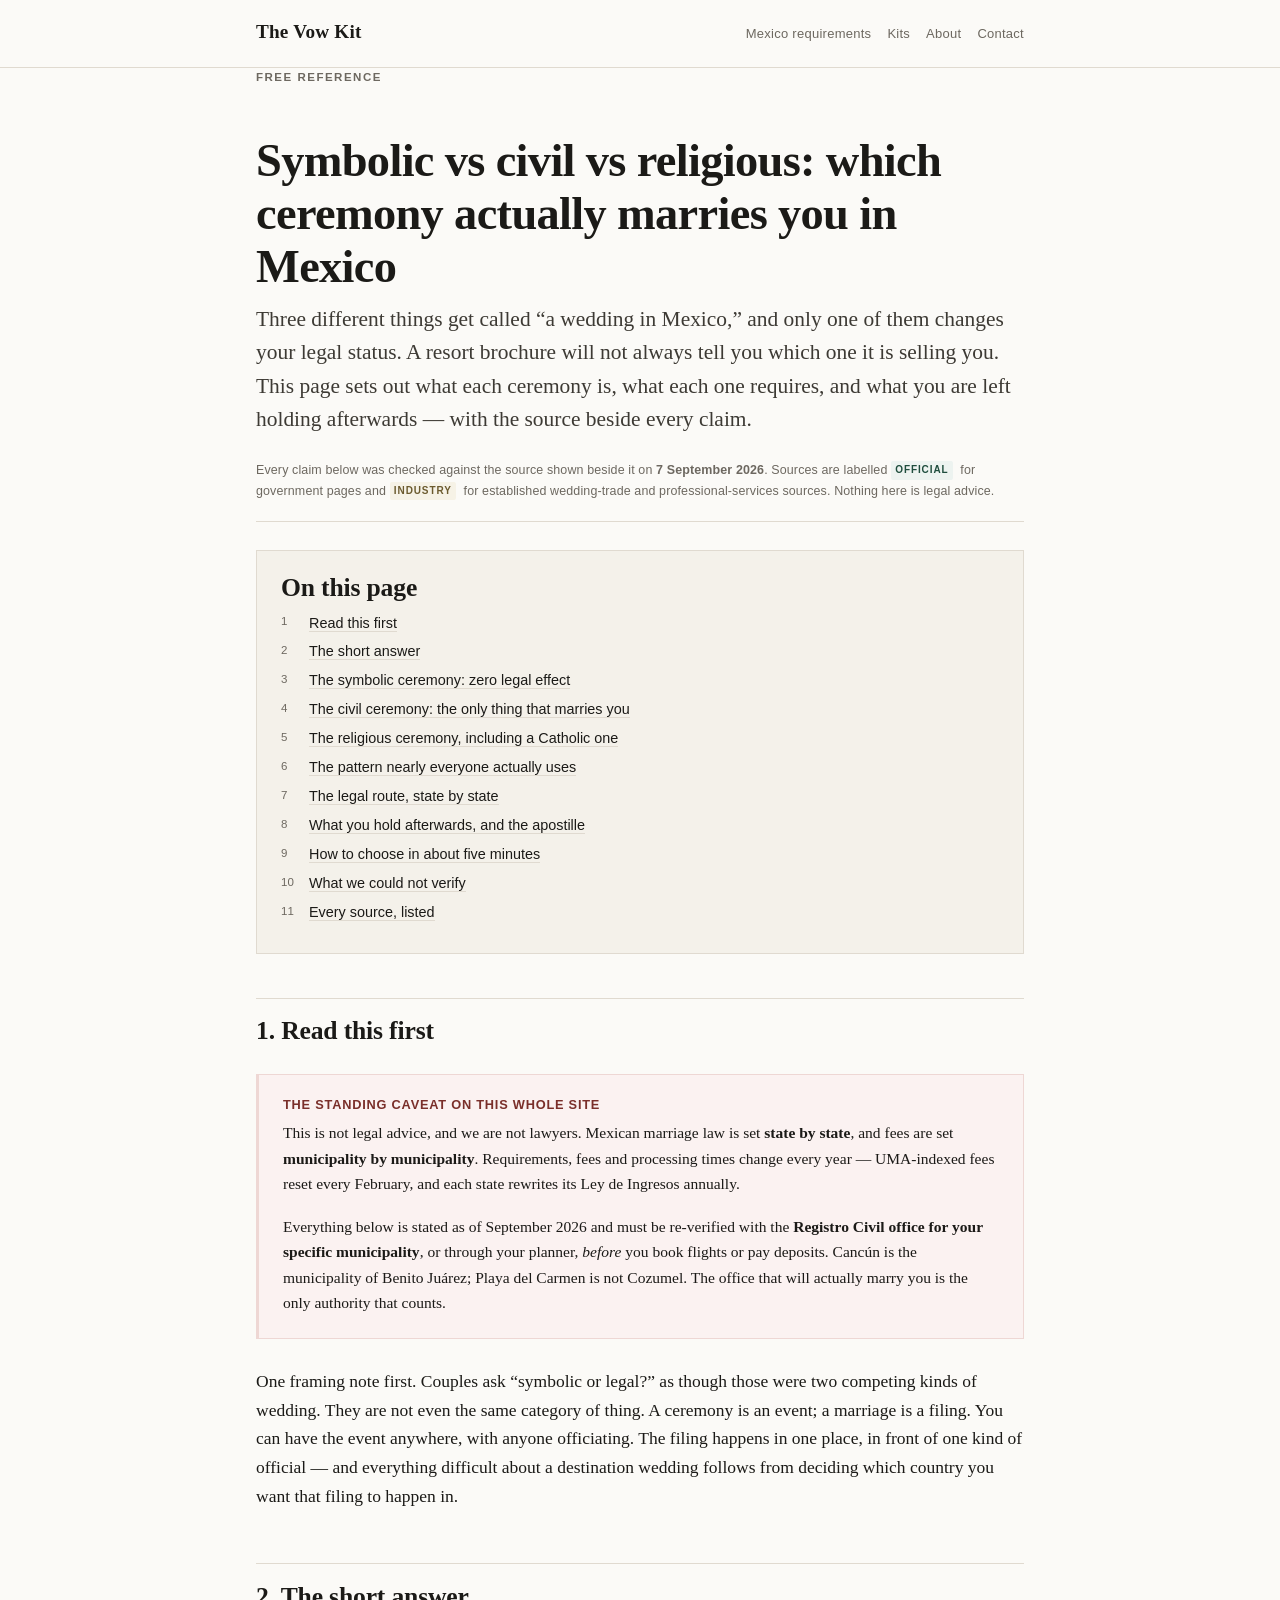
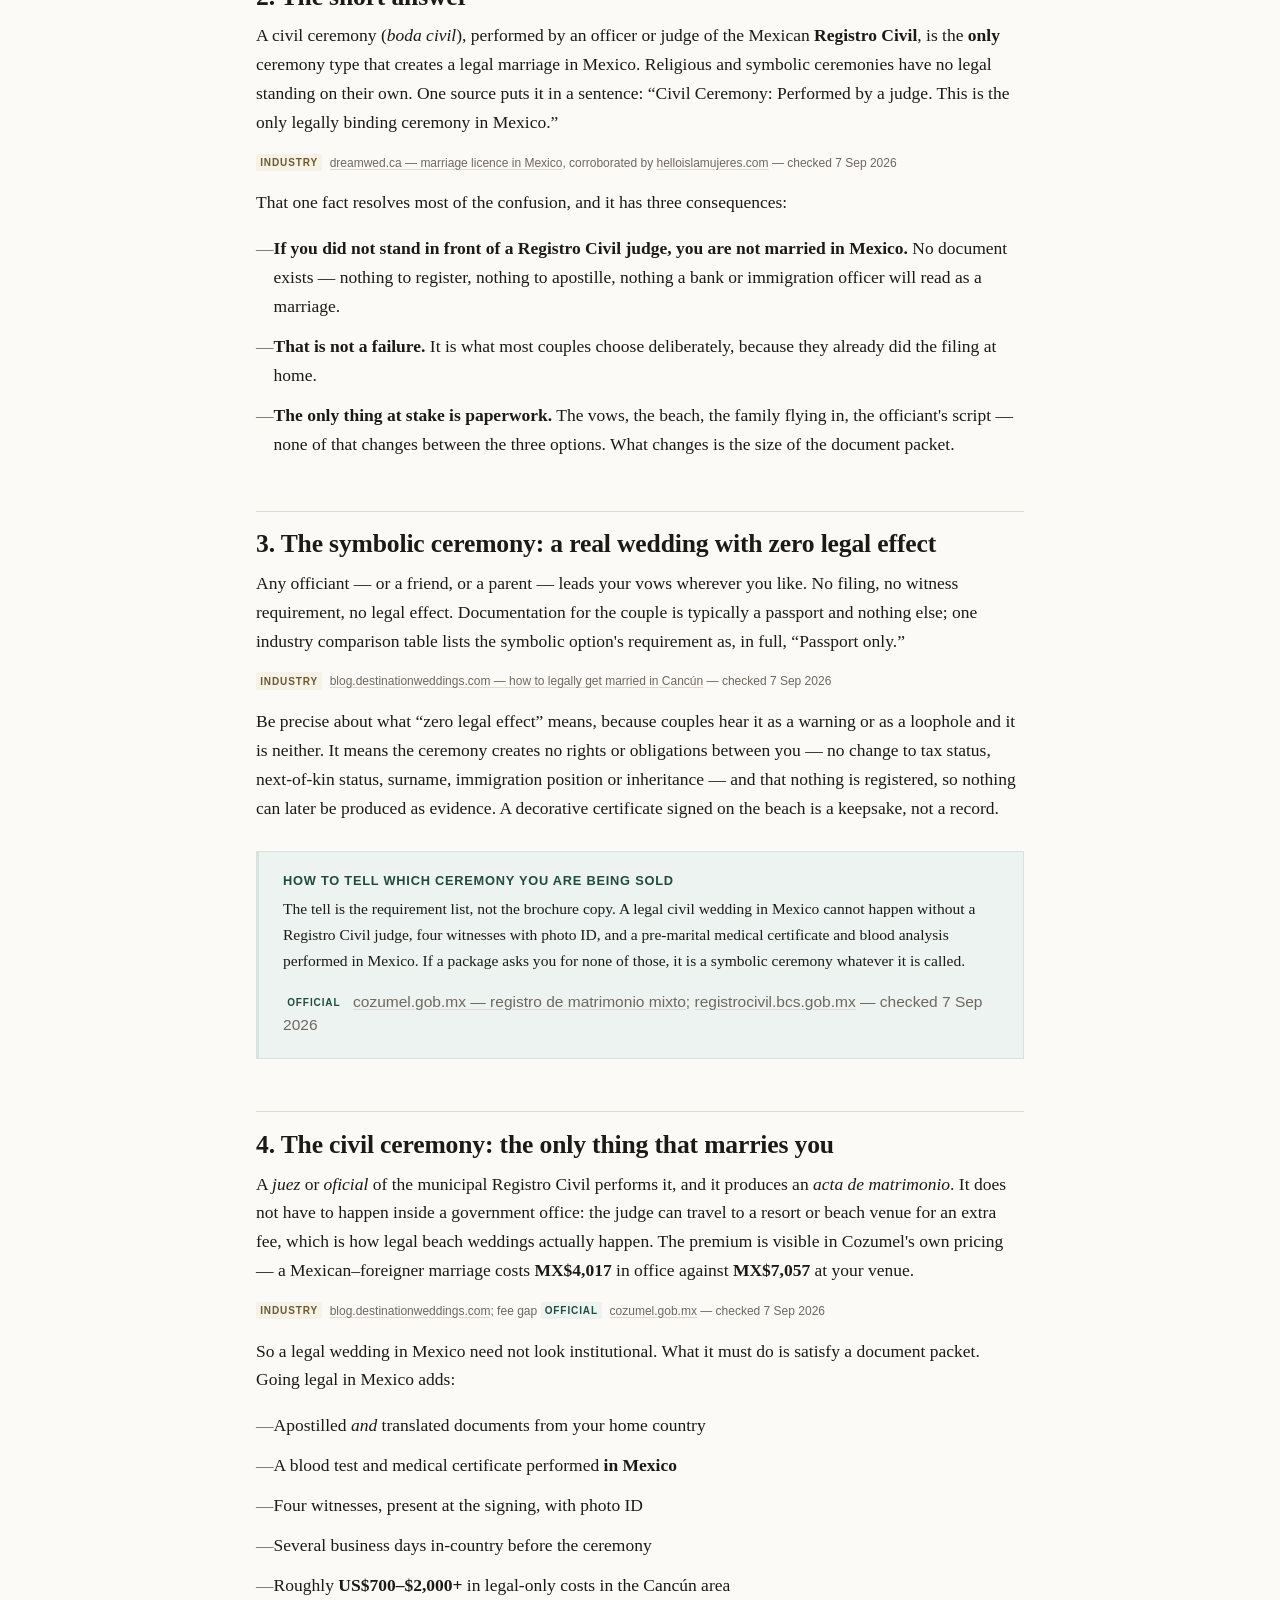
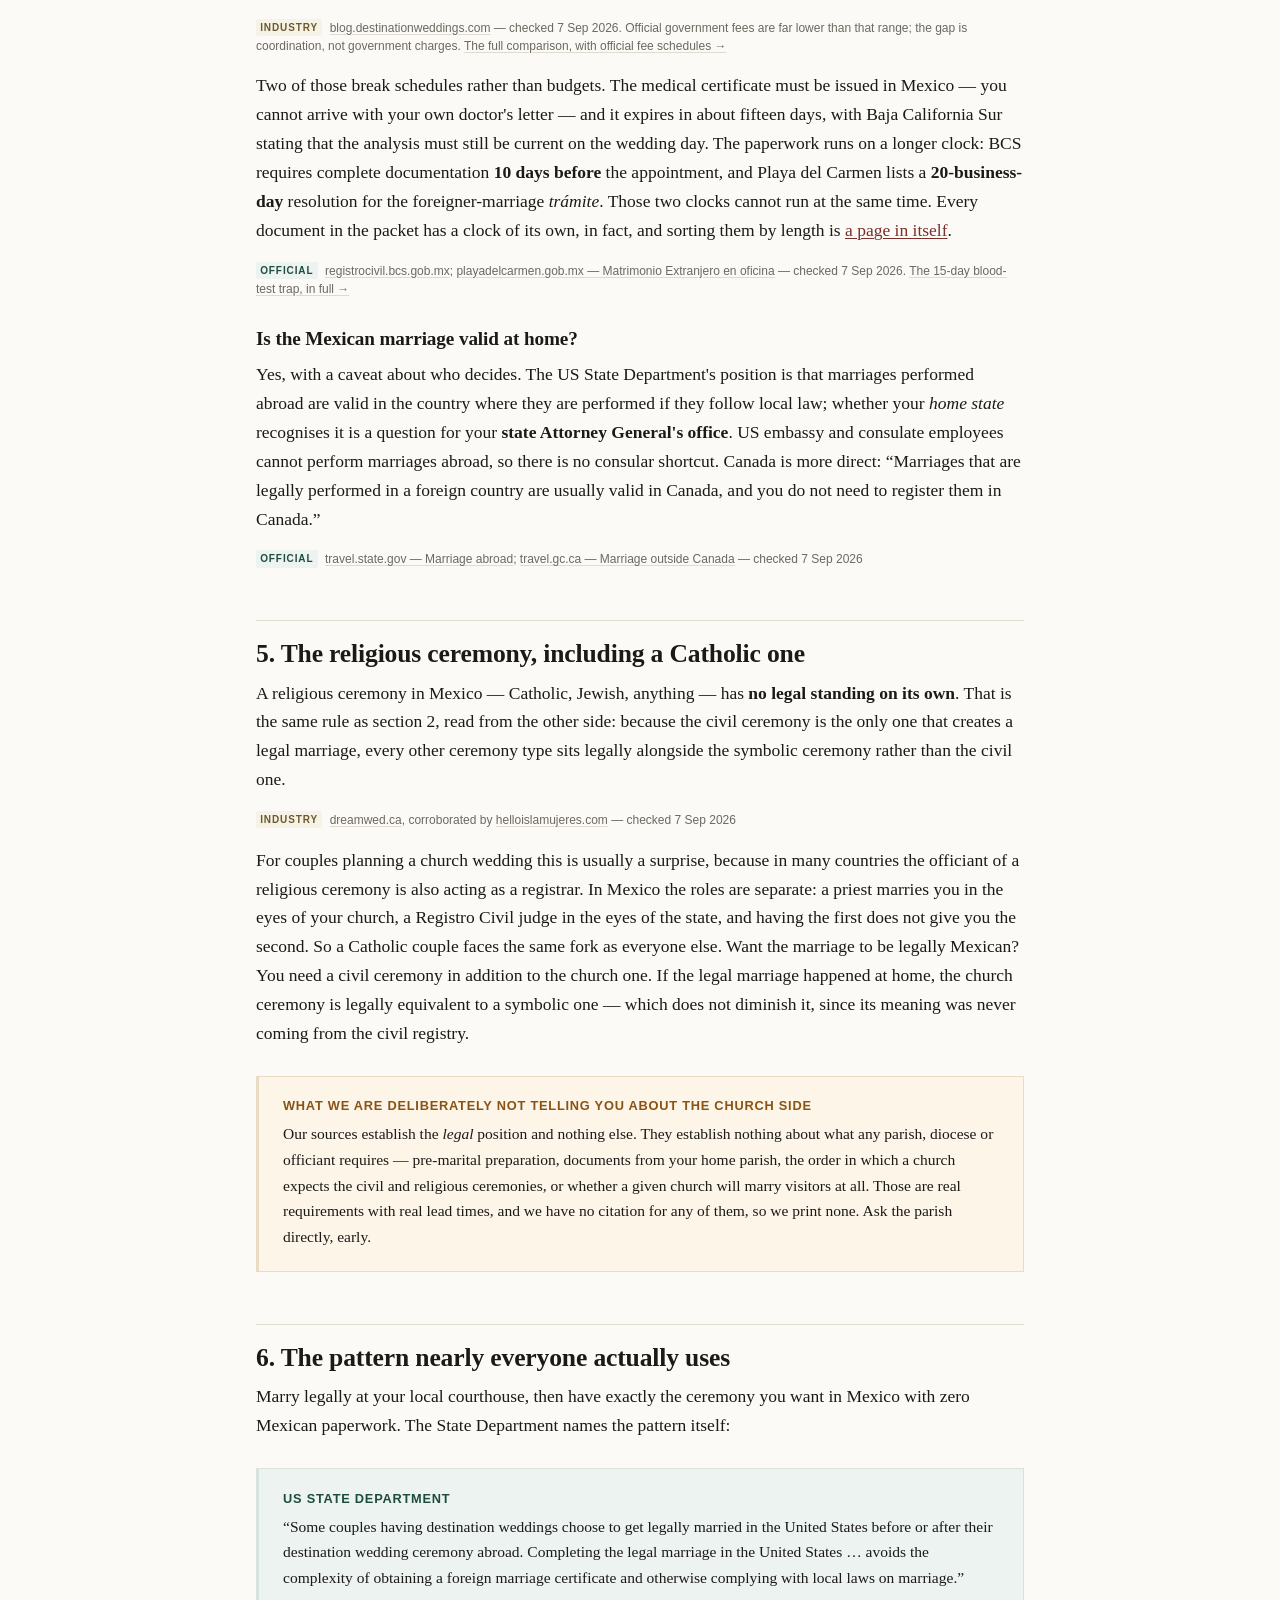
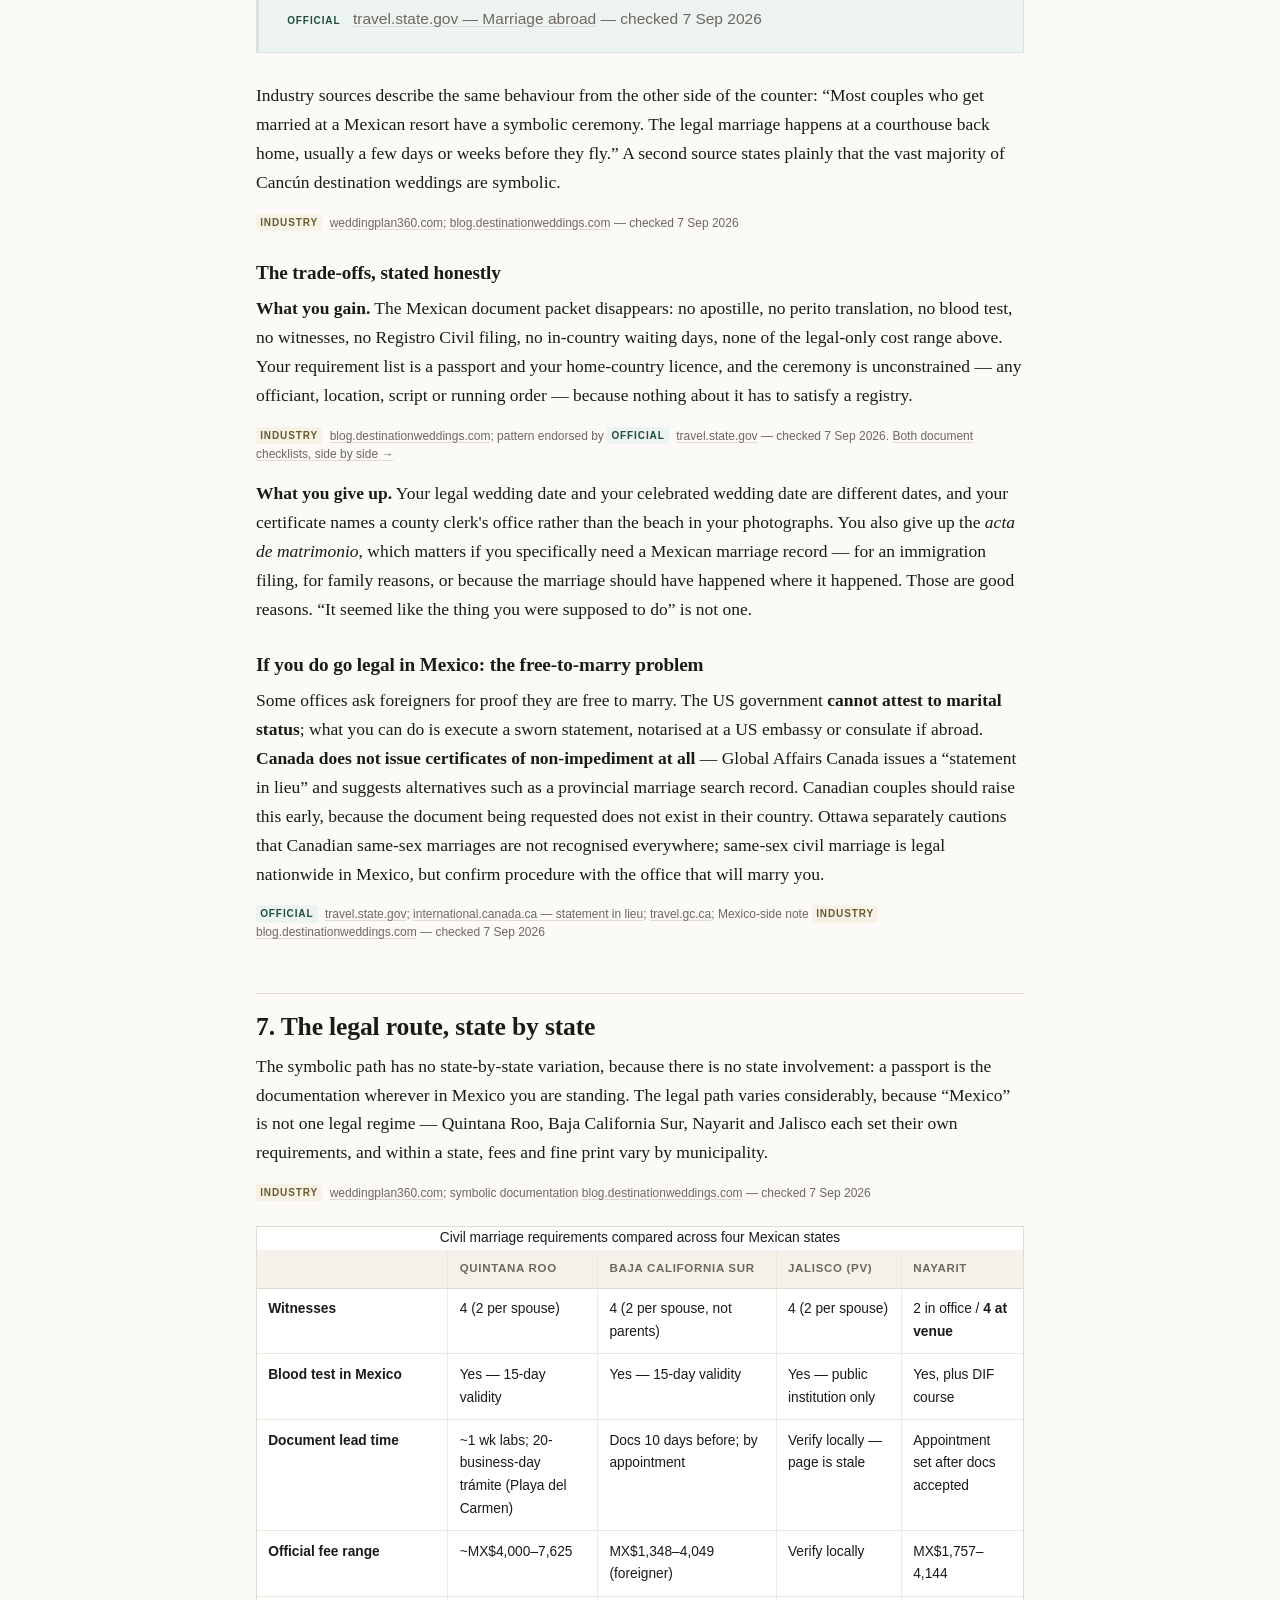
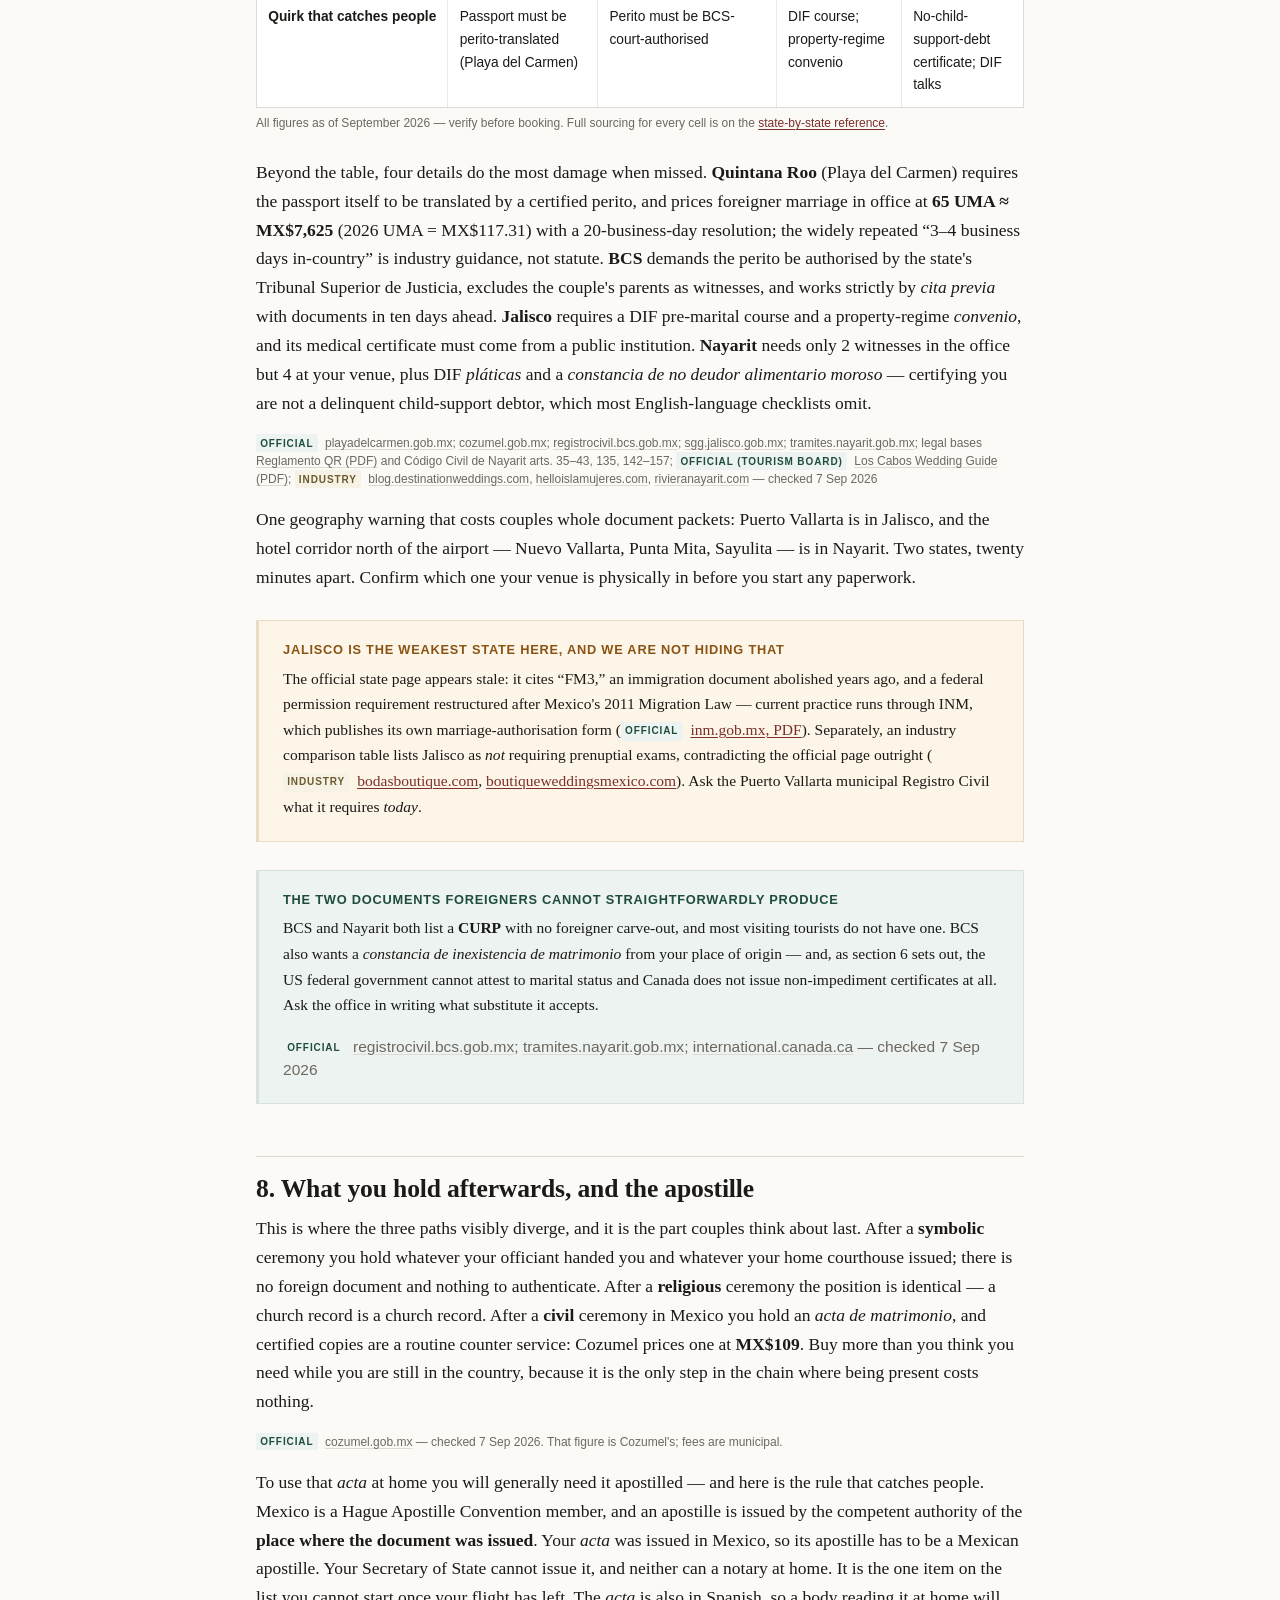
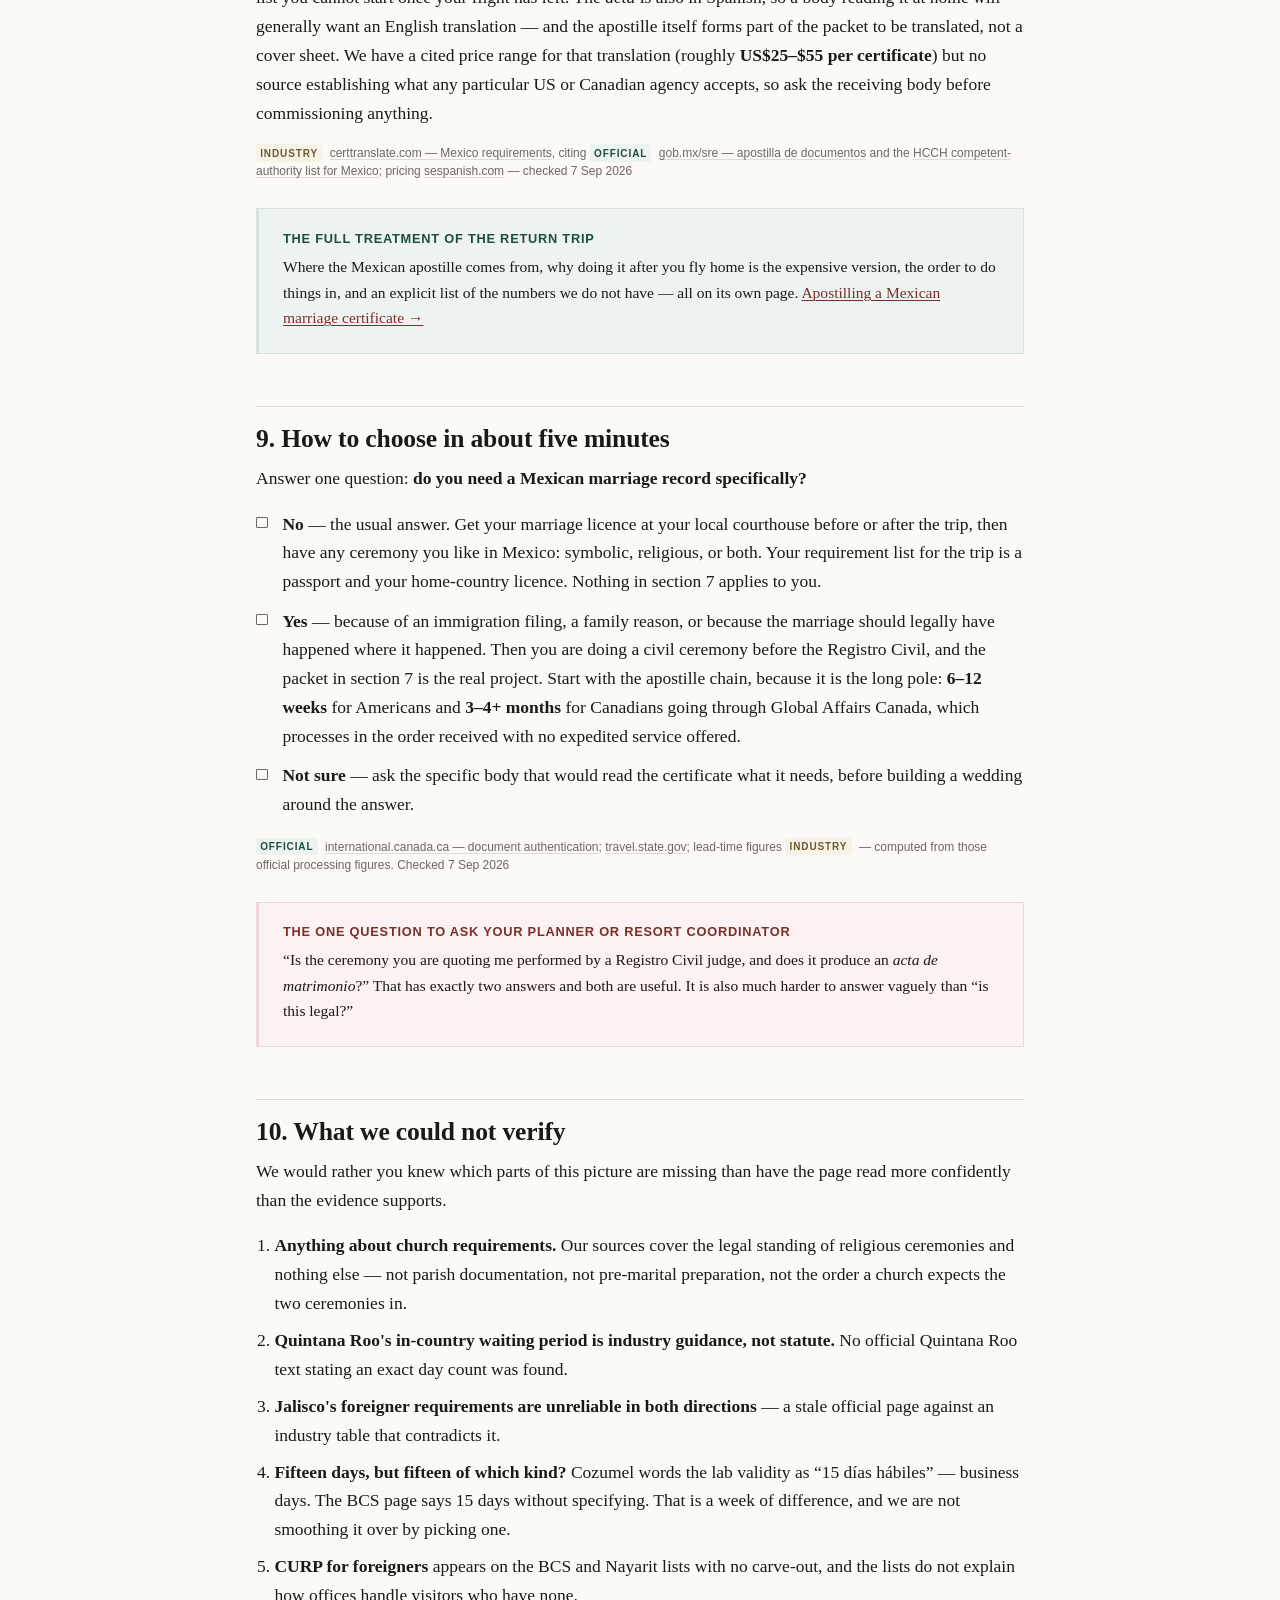
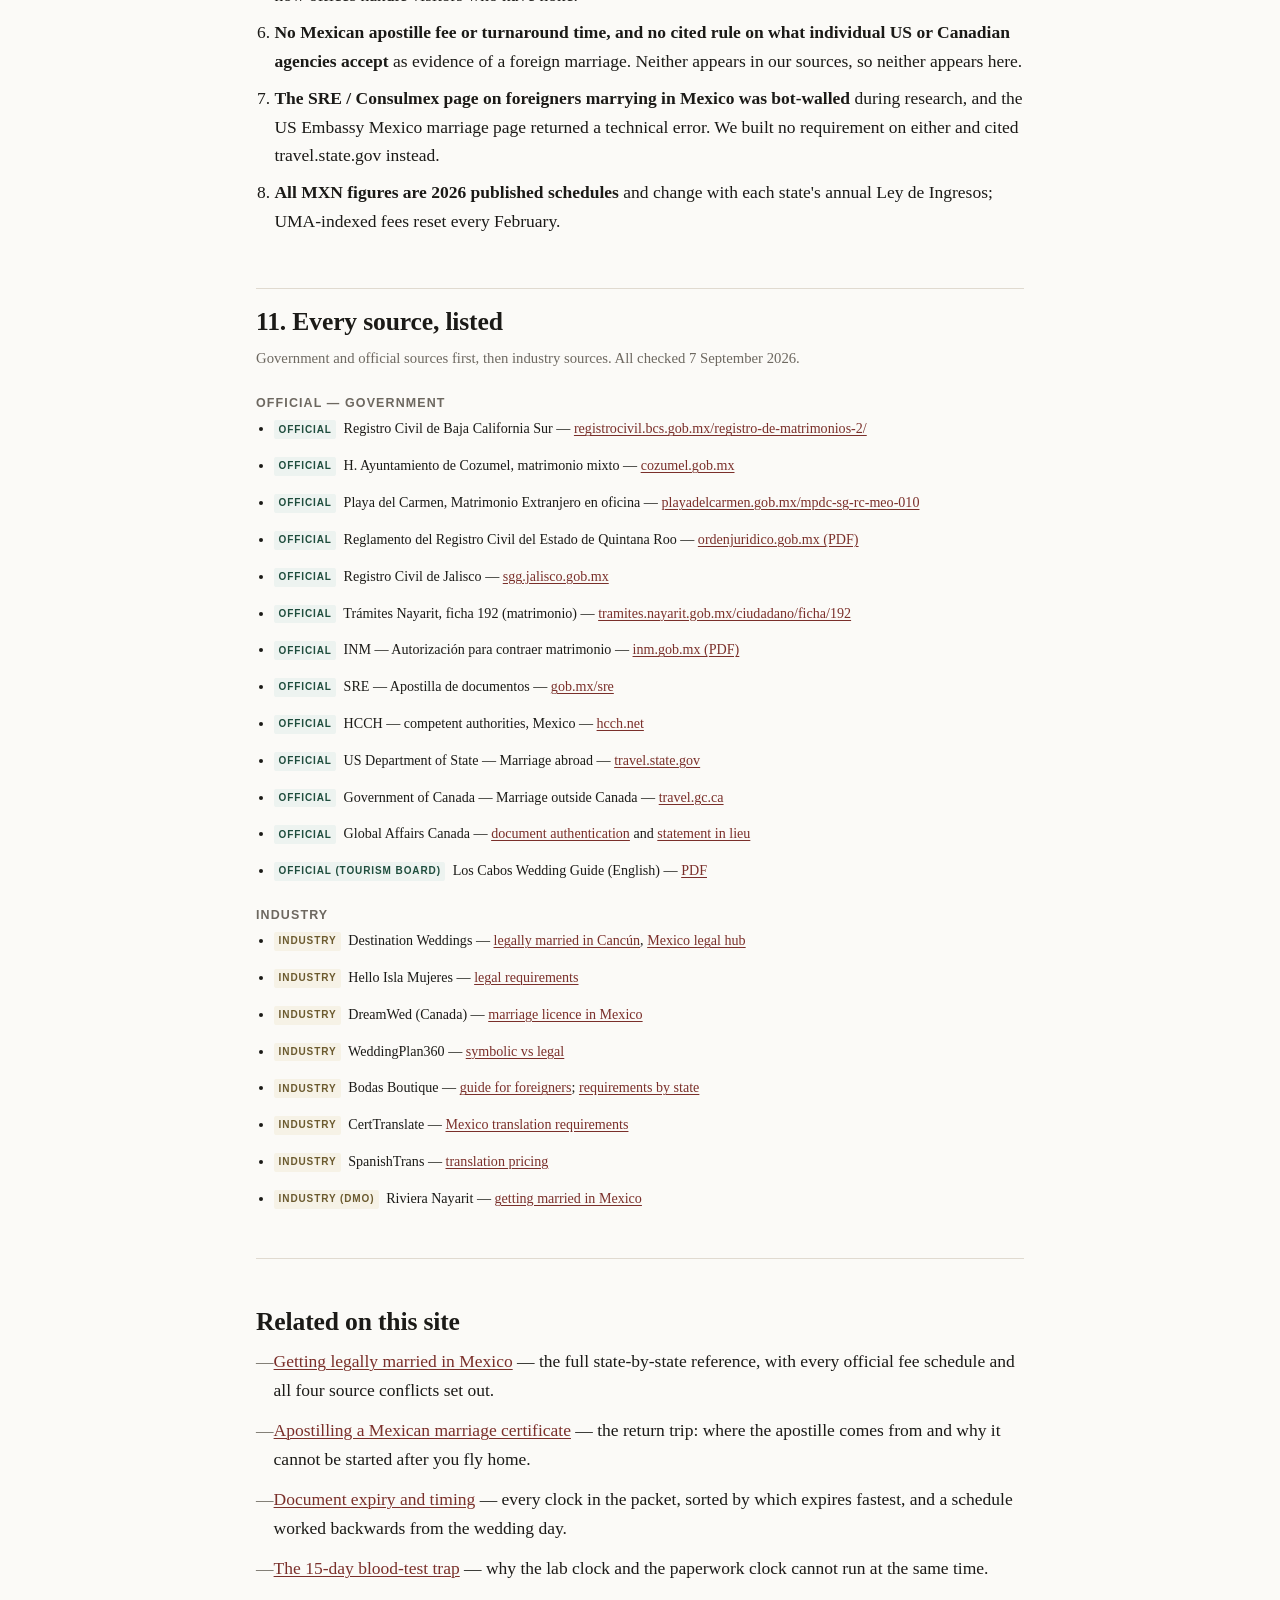
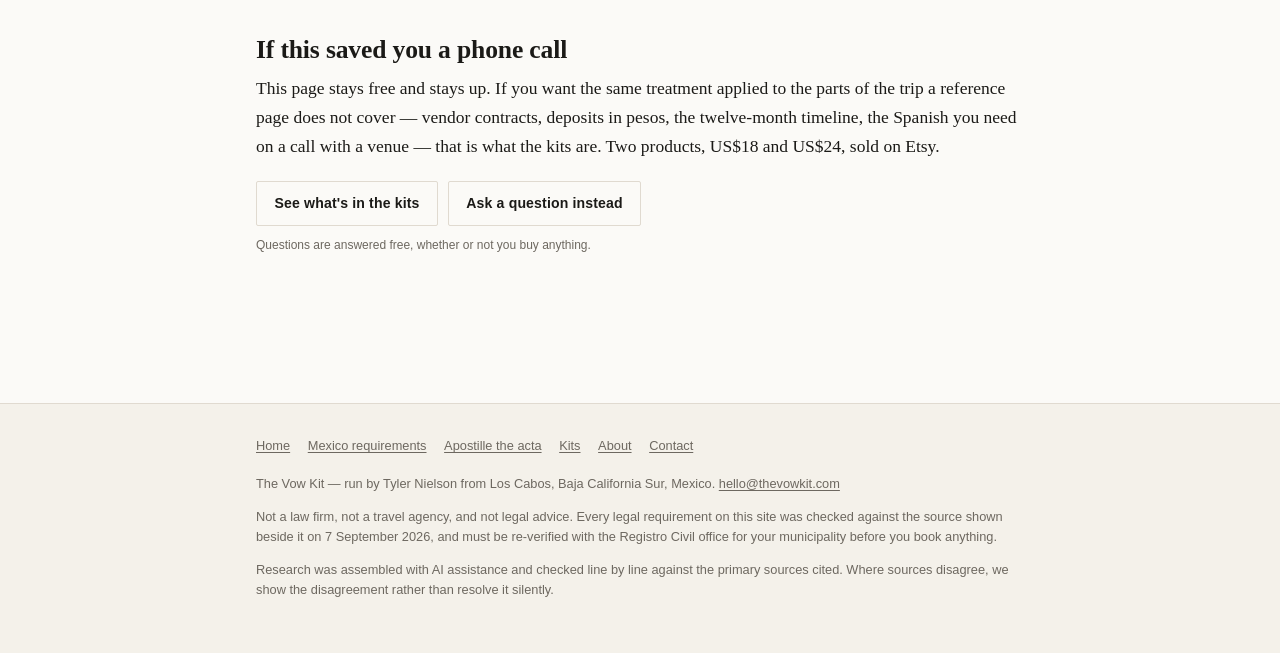
<file: symbolic-vs-civil-wedding-mexico.html>
<!DOCTYPE html>
<html lang="en">
<head>
<meta charset="utf-8">
<meta name="viewport" content="width=device-width, initial-scale=1">
<title>Symbolic vs Civil vs Religious Wedding in Mexico</title>
<meta name="description" content="A free, cited reference on the three ceremony types in Mexico: a symbolic ceremony has no legal effect, a religious one has none either, and only a civil marriage before the Registro Civil legally marries you. With state-by-state requirements and what each path costs you in paperwork.">
<link rel="canonical" href="https://thevowkit.com/symbolic-vs-civil-wedding-mexico.html">
<meta property="og:type" content="article">
<meta property="og:site_name" content="The Vow Kit">
<meta property="og:title" content="Symbolic vs Civil vs Religious Wedding in Mexico: which one actually marries you">
<meta property="og:description" content="Only a civil ceremony before the Mexican Registro Civil creates a legal marriage. Symbolic and religious ceremonies do not. What each path requires in Quintana Roo, Baja California Sur, Jalisco and Nayarit — every claim cited.">
<meta property="og:url" content="https://thevowkit.com/symbolic-vs-civil-wedding-mexico.html">
<meta property="og:locale" content="en_US">
<meta property="article:published_time" content="2026-09-14">
<meta property="article:modified_time" content="2026-09-14">
<meta name="twitter:card" content="summary">
<meta name="twitter:title" content="Symbolic vs Civil vs Religious Wedding in Mexico">
<meta name="twitter:description" content="Only the civil ceremony marries you. What symbolic and religious ceremonies do and do not do, and what the legal route actually costs in paperwork.">
<link rel="icon" href="favicon.svg" type="image/svg+xml">
<link rel="stylesheet" href="assets/css/site.css">
</head>
<body>
<a class="skip" href="#main">Skip to content</a>

<header class="masthead">
  <div class="wrap wrap-wide">
    <a class="wordmark" href="index.html">The Vow Kit</a>
    <nav aria-label="Primary">
      <ul>
        <li><a href="mexico-marriage-requirements.html">Mexico requirements</a></li>
        <li><a href="kits.html">Kits</a></li>
        <li><a href="about.html">About</a></li>
        <li><a href="contact.html">Contact</a></li>
      </ul>
    </nav>
  </div>
</header>

<main id="main">
<div class="wrap wrap-wide">

  <p class="eyebrow">Free reference</p>
  <h1>Symbolic vs civil vs religious: which ceremony actually marries you in Mexico</h1>
  <p class="standfirst">Three different things get called &ldquo;a wedding in Mexico,&rdquo; and only one of them changes your legal status. A resort brochure will not always tell you which one it is selling you. This page sets out what each ceremony is, what each one requires, and what you are left holding afterwards — with the source beside every claim.</p>
  <p class="dateline">Every claim below was checked against the source shown beside it on <strong>7 September 2026</strong>. Sources are labelled <span class="tag tag-official">Official</span> for government pages and <span class="tag tag-industry">Industry</span> for established wedding-trade and professional-services sources. Nothing here is legal advice.</p>

  <div class="panel toc">
    <h2 class="plain">On this page</h2>
    <ol>
      <li><a href="#read-first">Read this first</a></li>
      <li><a href="#short-answer">The short answer</a></li>
      <li><a href="#symbolic">The symbolic ceremony: zero legal effect</a></li>
      <li><a href="#civil">The civil ceremony: the only thing that marries you</a></li>
      <li><a href="#religious">The religious ceremony, including a Catholic one</a></li>
      <li><a href="#pattern">The pattern nearly everyone actually uses</a></li>
      <li><a href="#states">The legal route, state by state</a></li>
      <li><a href="#afterwards">What you hold afterwards, and the apostille</a></li>
      <li><a href="#choose">How to choose in about five minutes</a></li>
      <li><a href="#limits">What we could not verify</a></li>
      <li><a href="#sources">Every source, listed</a></li>
    </ol>
  </div>

  <section id="read-first">
  <h2>1. Read this first</h2>

  <div class="callout callout-warn">
    <h3>The standing caveat on this whole site</h3>
    <p>This is not legal advice, and we are not lawyers. Mexican marriage law is set <strong>state by state</strong>, and fees are set <strong>municipality by municipality</strong>. Requirements, fees and processing times change every year — UMA-indexed fees reset every February, and each state rewrites its Ley de Ingresos annually.</p>
    <p>Everything below is stated as of September 2026 and must be re-verified with the <strong>Registro Civil office for your specific municipality</strong>, or through your planner, <em>before</em> you book flights or pay deposits. Cancún is the municipality of Benito Juárez; Playa del Carmen is not Cozumel. The office that will actually marry you is the only authority that counts.</p>
  </div>

  <p>One framing note first. Couples ask &ldquo;symbolic or legal?&rdquo; as though those were two competing kinds of wedding. They are not even the same category of thing. A ceremony is an event; a marriage is a filing. You can have the event anywhere, with anyone officiating. The filing happens in one place, in front of one kind of official — and everything difficult about a destination wedding follows from deciding which country you want that filing to happen in.</p>
  </section>

  <section id="short-answer">
  <h2>2. The short answer</h2>

  <p>A civil ceremony (<em>boda civil</em>), performed by an officer or judge of the Mexican <strong>Registro Civil</strong>, is the <strong>only</strong> ceremony type that creates a legal marriage in Mexico. Religious and symbolic ceremonies have no legal standing on their own. One source puts it in a sentence: &ldquo;Civil Ceremony: Performed by a judge. This is the only legally binding ceremony in Mexico.&rdquo;</p>
  <p class="cite"><span class="tag tag-industry">Industry</span> <a href="https://dreamwed.ca/guides/marriage-license-mexico" rel="nofollow noopener">dreamwed.ca — marriage licence in Mexico</a>, corroborated by <a href="https://helloislamujeres.com/weddings/legal-requirements" rel="nofollow noopener">helloislamujeres.com</a> — checked 7 Sep 2026</p>

  <p>That one fact resolves most of the confusion, and it has three consequences:</p>
  <ul class="lede-list">
    <li><strong>If you did not stand in front of a Registro Civil judge, you are not married in Mexico.</strong> No document exists — nothing to register, nothing to apostille, nothing a bank or immigration officer will read as a marriage.</li>
    <li><strong>That is not a failure.</strong> It is what most couples choose deliberately, because they already did the filing at home.</li>
    <li><strong>The only thing at stake is paperwork.</strong> The vows, the beach, the family flying in, the officiant's script — none of that changes between the three options. What changes is the size of the document packet.</li>
  </ul>
  </section>

  <section id="symbolic">
  <h2>3. The symbolic ceremony: a real wedding with zero legal effect</h2>

  <p>Any officiant — or a friend, or a parent — leads your vows wherever you like. No filing, no witness requirement, no legal effect. Documentation for the couple is typically a passport and nothing else; one industry comparison table lists the symbolic option's requirement as, in full, &ldquo;Passport only.&rdquo;</p>
  <p class="cite"><span class="tag tag-industry">Industry</span> <a href="https://blog.destinationweddings.com/how-to-legally-get-married-in-cancun" rel="nofollow noopener">blog.destinationweddings.com — how to legally get married in Cancún</a> — checked 7 Sep 2026</p>

  <p>Be precise about what &ldquo;zero legal effect&rdquo; means, because couples hear it as a warning or as a loophole and it is neither. It means the ceremony creates no rights or obligations between you — no change to tax status, next-of-kin status, surname, immigration position or inheritance — and that nothing is registered, so nothing can later be produced as evidence. A decorative certificate signed on the beach is a keepsake, not a record.</p>

  <div class="callout callout-note">
    <h3>How to tell which ceremony you are being sold</h3>
    <p>The tell is the requirement list, not the brochure copy. A legal civil wedding in Mexico cannot happen without a Registro Civil judge, four witnesses with photo ID, and a pre-marital medical certificate and blood analysis performed in Mexico. If a package asks you for none of those, it is a symbolic ceremony whatever it is called.</p>
    <p class="cite"><span class="tag tag-official">Official</span> <a href="https://cozumel.gob.mx/oficina/registro-de-matrimonio-mixto-mexicano-extranjero/" rel="noopener">cozumel.gob.mx — registro de matrimonio mixto</a>; <a href="https://registrocivil.bcs.gob.mx/registro-de-matrimonios-2/" rel="noopener">registrocivil.bcs.gob.mx</a> — checked 7 Sep 2026</p>
  </div>
  </section>

  <section id="civil">
  <h2>4. The civil ceremony: the only thing that marries you</h2>

  <p>A <em>juez</em> or <em>oficial</em> of the municipal Registro Civil performs it, and it produces an <em>acta de matrimonio</em>. It does not have to happen inside a government office: the judge can travel to a resort or beach venue for an extra fee, which is how legal beach weddings actually happen. The premium is visible in Cozumel's own pricing — a Mexican–foreigner marriage costs <strong>MX$4,017</strong> in office against <strong>MX$7,057</strong> at your venue.</p>
  <p class="cite"><span class="tag tag-industry">Industry</span> <a href="https://blog.destinationweddings.com/how-to-legally-get-married-in-cancun" rel="nofollow noopener">blog.destinationweddings.com</a>; fee gap <span class="tag tag-official">Official</span> <a href="https://cozumel.gob.mx/oficina/registro-de-matrimonio-mixto-mexicano-extranjero/" rel="noopener">cozumel.gob.mx</a> — checked 7 Sep 2026</p>

  <p>So a legal wedding in Mexico need not look institutional. What it must do is satisfy a document packet. Going legal in Mexico adds:</p>

  <ul class="lede-list">
    <li>Apostilled <em>and</em> translated documents from your home country</li>
    <li>A blood test and medical certificate performed <strong>in Mexico</strong></li>
    <li>Four witnesses, present at the signing, with photo ID</li>
    <li>Several business days in-country before the ceremony</li>
    <li>Roughly <strong>US$700–$2,000+</strong> in legal-only costs in the Cancún area</li>
  </ul>
  <p class="cite"><span class="tag tag-industry">Industry</span> <a href="https://blog.destinationweddings.com/how-to-legally-get-married-in-cancun" rel="nofollow noopener">blog.destinationweddings.com</a> — checked 7 Sep 2026. Official government fees are far lower than that range; the gap is coordination, not government charges. <a href="mexico-marriage-requirements.html#default">The full comparison, with official fee schedules →</a></p>

  <p>Two of those break schedules rather than budgets. The medical certificate must be issued in Mexico — you cannot arrive with your own doctor's letter — and it expires in about fifteen days, with Baja California Sur stating that the analysis must still be current on the wedding day. The paperwork runs on a longer clock: BCS requires complete documentation <strong>10 days before</strong> the appointment, and Playa del Carmen lists a <strong>20-business-day</strong> resolution for the foreigner-marriage <em>trámite</em>. Those two clocks cannot run at the same time. Every document in the packet has a clock of its own, in fact, and sorting them by length is <a href="mexico-marriage-document-expiry.html">a page in itself</a>.</p>
  <p class="cite"><span class="tag tag-official">Official</span> <a href="https://registrocivil.bcs.gob.mx/registro-de-matrimonios-2/" rel="noopener">registrocivil.bcs.gob.mx</a>; <a href="https://playadelcarmen.gob.mx/mpdc-sg-rc-meo-010" rel="noopener">playadelcarmen.gob.mx — Matrimonio Extranjero en oficina</a> — checked 7 Sep 2026. <a href="mexico-marriage-requirements.html#blood-test">The 15-day blood-test trap, in full →</a></p>

  <h3>Is the Mexican marriage valid at home?</h3>
  <p>Yes, with a caveat about who decides. The US State Department's position is that marriages performed abroad are valid in the country where they are performed if they follow local law; whether your <em>home state</em> recognises it is a question for your <strong>state Attorney General's office</strong>. US embassy and consulate employees cannot perform marriages abroad, so there is no consular shortcut. Canada is more direct: &ldquo;Marriages that are legally performed in a foreign country are usually valid in Canada, and you do not need to register them in Canada.&rdquo;</p>
  <p class="cite"><span class="tag tag-official">Official</span> <a href="https://travel.state.gov/en/international-travel/living-abroad/marriage.html" rel="noopener">travel.state.gov — Marriage abroad</a>; <a href="https://travel.gc.ca/travelling/documents/marriage-overseas" rel="noopener">travel.gc.ca — Marriage outside Canada</a> — checked 7 Sep 2026</p>
  </section>

  <section id="religious">
  <h2>5. The religious ceremony, including a Catholic one</h2>

  <p>A religious ceremony in Mexico — Catholic, Jewish, anything — has <strong>no legal standing on its own</strong>. That is the same rule as section 2, read from the other side: because the civil ceremony is the only one that creates a legal marriage, every other ceremony type sits legally alongside the symbolic ceremony rather than the civil one.</p>
  <p class="cite"><span class="tag tag-industry">Industry</span> <a href="https://dreamwed.ca/guides/marriage-license-mexico" rel="nofollow noopener">dreamwed.ca</a>, corroborated by <a href="https://helloislamujeres.com/weddings/legal-requirements" rel="nofollow noopener">helloislamujeres.com</a> — checked 7 Sep 2026</p>

  <p>For couples planning a church wedding this is usually a surprise, because in many countries the officiant of a religious ceremony is also acting as a registrar. In Mexico the roles are separate: a priest marries you in the eyes of your church, a Registro Civil judge in the eyes of the state, and having the first does not give you the second. So a Catholic couple faces the same fork as everyone else. Want the marriage to be legally Mexican? You need a civil ceremony in addition to the church one. If the legal marriage happened at home, the church ceremony is legally equivalent to a symbolic one — which does not diminish it, since its meaning was never coming from the civil registry.</p>

  <div class="callout callout-conflict">
    <h3>What we are deliberately not telling you about the church side</h3>
    <p>Our sources establish the <em>legal</em> position and nothing else. They establish nothing about what any parish, diocese or officiant requires — pre-marital preparation, documents from your home parish, the order in which a church expects the civil and religious ceremonies, or whether a given church will marry visitors at all. Those are real requirements with real lead times, and we have no citation for any of them, so we print none. Ask the parish directly, early.</p>
  </div>
  </section>

  <section id="pattern">
  <h2>6. The pattern nearly everyone actually uses</h2>

  <p>Marry legally at your local courthouse, then have exactly the ceremony you want in Mexico with zero Mexican paperwork. The State Department names the pattern itself:</p>

  <div class="callout callout-note">
    <h3>US State Department</h3>
    <p>&ldquo;Some couples having destination weddings choose to get legally married in the United States before or after their destination wedding ceremony abroad. Completing the legal marriage in the United States … avoids the complexity of obtaining a foreign marriage certificate and otherwise complying with local laws on marriage.&rdquo;</p>
    <p class="cite"><span class="tag tag-official">Official</span> <a href="https://travel.state.gov/en/international-travel/living-abroad/marriage.html" rel="noopener">travel.state.gov — Marriage abroad</a> — checked 7 Sep 2026</p>
  </div>

  <p>Industry sources describe the same behaviour from the other side of the counter: &ldquo;Most couples who get married at a Mexican resort have a symbolic ceremony. The legal marriage happens at a courthouse back home, usually a few days or weeks before they fly.&rdquo; A second source states plainly that the vast majority of Cancún destination weddings are symbolic.</p>
  <p class="cite"><span class="tag tag-industry">Industry</span> <a href="https://weddingplan360.com/news/symbolic-vs-legal-wedding-mexico/" rel="nofollow noopener">weddingplan360.com</a>; <a href="https://blog.destinationweddings.com/how-to-legally-get-married-in-cancun" rel="nofollow noopener">blog.destinationweddings.com</a> — checked 7 Sep 2026</p>

  <h3>The trade-offs, stated honestly</h3>
  <p><strong>What you gain.</strong> The Mexican document packet disappears: no apostille, no perito translation, no blood test, no witnesses, no Registro Civil filing, no in-country waiting days, none of the legal-only cost range above. Your requirement list is a passport and your home-country licence, and the ceremony is unconstrained — any officiant, location, script or running order — because nothing about it has to satisfy a registry.</p>
  <p class="cite"><span class="tag tag-industry">Industry</span> <a href="https://blog.destinationweddings.com/how-to-legally-get-married-in-cancun" rel="nofollow noopener">blog.destinationweddings.com</a>; pattern endorsed by <span class="tag tag-official">Official</span> <a href="https://travel.state.gov/en/international-travel/living-abroad/marriage.html" rel="noopener">travel.state.gov</a> — checked 7 Sep 2026. <a href="mexico-marriage-requirements.html#checklists">Both document checklists, side by side →</a></p>

  <p><strong>What you give up.</strong> Your legal wedding date and your celebrated wedding date are different dates, and your certificate names a county clerk's office rather than the beach in your photographs. You also give up the <em>acta de matrimonio</em>, which matters if you specifically need a Mexican marriage record — for an immigration filing, for family reasons, or because the marriage should have happened where it happened. Those are good reasons. &ldquo;It seemed like the thing you were supposed to do&rdquo; is not one.</p>

  <h3>If you do go legal in Mexico: the free-to-marry problem</h3>
  <p>Some offices ask foreigners for proof they are free to marry. The US government <strong>cannot attest to marital status</strong>; what you can do is execute a sworn statement, notarised at a US embassy or consulate if abroad. <strong>Canada does not issue certificates of non-impediment at all</strong> — Global Affairs Canada issues a &ldquo;statement in lieu&rdquo; and suggests alternatives such as a provincial marriage search record. Canadian couples should raise this early, because the document being requested does not exist in their country. Ottawa separately cautions that Canadian same-sex marriages are not recognised everywhere; same-sex civil marriage is legal nationwide in Mexico, but confirm procedure with the office that will marry you.</p>
  <p class="cite"><span class="tag tag-official">Official</span> <a href="https://travel.state.gov/en/international-travel/living-abroad/marriage.html" rel="noopener">travel.state.gov</a>; <a href="https://international.canada.ca/en/global-affairs/services/document-authentication/lieu" rel="noopener">international.canada.ca — statement in lieu</a>; <a href="https://travel.gc.ca/travelling/documents/marriage-overseas" rel="noopener">travel.gc.ca</a>; Mexico-side note <span class="tag tag-industry">Industry</span> <a href="https://blog.destinationweddings.com/getting-married-in-mexico" rel="nofollow noopener">blog.destinationweddings.com</a> — checked 7 Sep 2026</p>
  </section>

  <section id="states">
  <h2>7. The legal route, state by state</h2>

  <p>The symbolic path has no state-by-state variation, because there is no state involvement: a passport is the documentation wherever in Mexico you are standing. The legal path varies considerably, because &ldquo;Mexico&rdquo; is not one legal regime — Quintana Roo, Baja California Sur, Nayarit and Jalisco each set their own requirements, and within a state, fees and fine print vary by municipality.</p>
  <p class="cite"><span class="tag tag-industry">Industry</span> <a href="https://weddingplan360.com/news/symbolic-vs-legal-wedding-mexico/" rel="nofollow noopener">weddingplan360.com</a>; symbolic documentation <a href="https://blog.destinationweddings.com/how-to-legally-get-married-in-cancun" rel="nofollow noopener">blog.destinationweddings.com</a> — checked 7 Sep 2026</p>

  <div class="tablescroll">
  <table>
    <caption class="visually-hidden">Civil marriage requirements compared across four Mexican states</caption>
    <thead>
      <tr>
        <th scope="col"></th>
        <th scope="col">Quintana Roo</th>
        <th scope="col">Baja California Sur</th>
        <th scope="col">Jalisco (PV)</th>
        <th scope="col">Nayarit</th>
      </tr>
    </thead>
    <tbody>
      <tr>
        <th scope="row">Witnesses</th>
        <td>4 (2 per spouse)</td>
        <td>4 (2 per spouse, not parents)</td>
        <td>4 (2 per spouse)</td>
        <td>2 in office / <strong>4 at venue</strong></td>
      </tr>
      <tr>
        <th scope="row">Blood test in Mexico</th>
        <td>Yes — 15-day validity</td>
        <td>Yes — 15-day validity</td>
        <td>Yes — public institution only</td>
        <td>Yes, plus DIF course</td>
      </tr>
      <tr>
        <th scope="row">Document lead time</th>
        <td>~1 wk labs; 20-business-day trámite (Playa del Carmen)</td>
        <td>Docs 10 days before; by appointment</td>
        <td>Verify locally — page is stale</td>
        <td>Appointment set after docs accepted</td>
      </tr>
      <tr>
        <th scope="row">Official fee range</th>
        <td>~MX$4,000–7,625</td>
        <td>MX$1,348–4,049 (foreigner)</td>
        <td>Verify locally</td>
        <td>MX$1,757–4,144</td>
      </tr>
      <tr>
        <th scope="row">Quirk that catches people</th>
        <td>Passport must be perito-translated (Playa del Carmen)</td>
        <td>Perito must be BCS-court-authorised</td>
        <td>DIF course; property-regime convenio</td>
        <td>No-child-support-debt certificate; DIF talks</td>
      </tr>
    </tbody>
  </table>
  </div>
  <p class="tablenote">All figures as of September 2026 — verify before booking. Full sourcing for every cell is on the <a href="mexico-marriage-requirements.html#states">state-by-state reference</a>.</p>

  <p>Beyond the table, four details do the most damage when missed. <strong>Quintana Roo</strong> (Playa del Carmen) requires the passport itself to be translated by a certified perito, and prices foreigner marriage in office at <strong>65 UMA ≈ MX$7,625</strong> (2026 UMA = MX$117.31) with a 20-business-day resolution; the widely repeated &ldquo;3–4 business days in-country&rdquo; is industry guidance, not statute. <strong>BCS</strong> demands the perito be authorised by the state's Tribunal Superior de Justicia, excludes the couple's parents as witnesses, and works strictly by <em>cita previa</em> with documents in ten days ahead. <strong>Jalisco</strong> requires a DIF pre-marital course and a property-regime <em>convenio</em>, and its medical certificate must come from a public institution. <strong>Nayarit</strong> needs only 2 witnesses in the office but 4 at your venue, plus DIF <em>pláticas</em> and a <em>constancia de no deudor alimentario moroso</em> — certifying you are not a delinquent child-support debtor, which most English-language checklists omit.</p>
  <p class="cite"><span class="tag tag-official">Official</span> <a href="https://playadelcarmen.gob.mx/mpdc-sg-rc-meo-010" rel="noopener">playadelcarmen.gob.mx</a>; <a href="https://cozumel.gob.mx/oficina/registro-de-matrimonio-mixto-mexicano-extranjero/" rel="noopener">cozumel.gob.mx</a>; <a href="https://registrocivil.bcs.gob.mx/registro-de-matrimonios-2/" rel="noopener">registrocivil.bcs.gob.mx</a>; <a href="https://sgg.jalisco.gob.mx/acerca/areas-de-la-secretaria/direccion-general-del-registro-civil1/registro-de-matrimonio" rel="noopener">sgg.jalisco.gob.mx</a>; <a href="https://tramites.nayarit.gob.mx/ciudadano/ficha/192" rel="noopener">tramites.nayarit.gob.mx</a>; legal bases <a href="http://www.ordenjuridico.gob.mx/Estatal/QUINTANA%20ROO/Reglamentos/QROOREG27.pdf" rel="noopener">Reglamento QR (PDF)</a> and Código Civil de Nayarit arts. 35–43, 135, 142–157; <span class="tag tag-official">Official (tourism board)</span> <a href="https://assets.simpleviewinc.com/sv-loscabos/image/upload/v1/clients/loscabosmx/Wedding_Guide_ING_be84305d-ed0e-4ba0-ac3b-a3edb4ed5a16.pdf" rel="noopener">Los Cabos Wedding Guide (PDF)</a>; <span class="tag tag-industry">Industry</span> <a href="https://blog.destinationweddings.com/how-to-legally-get-married-in-cancun" rel="nofollow noopener">blog.destinationweddings.com</a>, <a href="https://helloislamujeres.com/weddings/legal-requirements" rel="nofollow noopener">helloislamujeres.com</a>, <a href="https://www.rivieranayarit.com/getting-married-in-mexico/" rel="nofollow noopener">rivieranayarit.com</a> — checked 7 Sep 2026</p>

  <p>One geography warning that costs couples whole document packets: Puerto Vallarta is in Jalisco, and the hotel corridor north of the airport — Nuevo Vallarta, Punta Mita, Sayulita — is in Nayarit. Two states, twenty minutes apart. Confirm which one your venue is physically in before you start any paperwork.</p>

  <div class="callout callout-conflict">
    <h3>Jalisco is the weakest state here, and we are not hiding that</h3>
    <p>The official state page appears stale: it cites &ldquo;FM3,&rdquo; an immigration document abolished years ago, and a federal permission requirement restructured after Mexico's 2011 Migration Law — current practice runs through INM, which publishes its own marriage-authorisation form (<span class="tag tag-official">Official</span> <a href="https://www.inm.gob.mx/static/tramites/Estancia/Permisos_y_Certificaciones/AutorizacionparacontraerMatrimonio.pdf" rel="noopener">inm.gob.mx, PDF</a>). Separately, an industry comparison table lists Jalisco as <em>not</em> requiring prenuptial exams, contradicting the official page outright (<span class="tag tag-industry">Industry</span> <a href="https://bodasboutique.com/en/guides/boda-destino-mexico-guia-extranjeros" rel="nofollow noopener">bodasboutique.com</a>, <a href="https://boutiqueweddingsmexico.com/guia/requisitos-boda-civil-por-estado" rel="nofollow noopener">boutiqueweddingsmexico.com</a>). Ask the Puerto Vallarta municipal Registro Civil what it requires <em>today</em>.</p>
  </div>

  <div class="callout callout-note">
    <h3>The two documents foreigners cannot straightforwardly produce</h3>
    <p>BCS and Nayarit both list a <strong>CURP</strong> with no foreigner carve-out, and most visiting tourists do not have one. BCS also wants a <em>constancia de inexistencia de matrimonio</em> from your place of origin — and, as section 6 sets out, the US federal government cannot attest to marital status and Canada does not issue non-impediment certificates at all. Ask the office in writing what substitute it accepts.</p>
    <p class="cite"><span class="tag tag-official">Official</span> <a href="https://registrocivil.bcs.gob.mx/registro-de-matrimonios-2/" rel="noopener">registrocivil.bcs.gob.mx</a>; <a href="https://tramites.nayarit.gob.mx/ciudadano/ficha/192" rel="noopener">tramites.nayarit.gob.mx</a>; <a href="https://international.canada.ca/en/global-affairs/services/document-authentication/lieu" rel="noopener">international.canada.ca</a> — checked 7 Sep 2026</p>
  </div>
  </section>

  <section id="afterwards">
  <h2>8. What you hold afterwards, and the apostille</h2>

  <p>This is where the three paths visibly diverge, and it is the part couples think about last. After a <strong>symbolic</strong> ceremony you hold whatever your officiant handed you and whatever your home courthouse issued; there is no foreign document and nothing to authenticate. After a <strong>religious</strong> ceremony the position is identical — a church record is a church record. After a <strong>civil</strong> ceremony in Mexico you hold an <em>acta de matrimonio</em>, and certified copies are a routine counter service: Cozumel prices one at <strong>MX$109</strong>. Buy more than you think you need while you are still in the country, because it is the only step in the chain where being present costs nothing.</p>
  <p class="cite"><span class="tag tag-official">Official</span> <a href="https://cozumel.gob.mx/oficina/registro-de-matrimonio-mixto-mexicano-extranjero/" rel="noopener">cozumel.gob.mx</a> — checked 7 Sep 2026. That figure is Cozumel's; fees are municipal.</p>

  <p>To use that <em>acta</em> at home you will generally need it apostilled — and here is the rule that catches people. Mexico is a Hague Apostille Convention member, and an apostille is issued by the competent authority of the <strong>place where the document was issued</strong>. Your <em>acta</em> was issued in Mexico, so its apostille has to be a Mexican apostille. Your Secretary of State cannot issue it, and neither can a notary at home. It is the one item on the list you cannot start once your flight has left. The <em>acta</em> is also in Spanish, so a body reading it at home will generally want an English translation — and the apostille itself forms part of the packet to be translated, not a cover sheet. We have a cited price range for that translation (roughly <strong>US$25–$55 per certificate</strong>) but no source establishing what any particular US or Canadian agency accepts, so ask the receiving body before commissioning anything.</p>
  <p class="cite"><span class="tag tag-industry">Industry</span> <a href="https://certtranslate.com/requirements/mexico" rel="nofollow noopener">certtranslate.com — Mexico requirements</a>, citing <span class="tag tag-official">Official</span> <a href="https://www.gob.mx/sre/acciones-y-programas/apostilla-de-documentos-8029" rel="noopener">gob.mx/sre — apostilla de documentos</a> and the <a href="https://www.hcch.net/en/states/authorities/details3/?aid=333" rel="noopener">HCCH competent-authority list for Mexico</a>; pricing <a href="https://www.sespanish.com/how-much-is-marriage-certificate-translation/" rel="nofollow noopener">sespanish.com</a> — checked 7 Sep 2026</p>

  <div class="callout callout-note">
    <h3>The full treatment of the return trip</h3>
    <p>Where the Mexican apostille comes from, why doing it after you fly home is the expensive version, the order to do things in, and an explicit list of the numbers we do not have — all on its own page. <a href="apostille-mexican-marriage-certificate.html">Apostilling a Mexican marriage certificate →</a></p>
  </div>
  </section>

  <section id="choose">
  <h2>9. How to choose in about five minutes</h2>

  <p>Answer one question: <strong>do you need a Mexican marriage record specifically?</strong></p>

  <ul class="checklist">
    <li><strong>No</strong> — the usual answer. Get your marriage licence at your local courthouse before or after the trip, then have any ceremony you like in Mexico: symbolic, religious, or both. Your requirement list for the trip is a passport and your home-country licence. Nothing in section 7 applies to you.</li>
    <li><strong>Yes</strong> — because of an immigration filing, a family reason, or because the marriage should legally have happened where it happened. Then you are doing a civil ceremony before the Registro Civil, and the packet in section 7 is the real project. Start with the apostille chain, because it is the long pole: <strong>6–12 weeks</strong> for Americans and <strong>3–4+ months</strong> for Canadians going through Global Affairs Canada, which processes in the order received with no expedited service offered.</li>
    <li><strong>Not sure</strong> — ask the specific body that would read the certificate what it needs, before building a wedding around the answer.</li>
  </ul>
  <p class="cite"><span class="tag tag-official">Official</span> <a href="https://international.canada.ca/en/global-affairs/services/document-authentication" rel="noopener">international.canada.ca — document authentication</a>; <a href="https://travel.state.gov/en/international-travel/living-abroad/marriage.html" rel="noopener">travel.state.gov</a>; lead-time figures <span class="tag tag-industry">Industry</span> — computed from those official processing figures. Checked 7 Sep 2026</p>

  <div class="callout callout-warn">
    <h3>The one question to ask your planner or resort coordinator</h3>
    <p>&ldquo;Is the ceremony you are quoting me performed by a Registro Civil judge, and does it produce an <em>acta de matrimonio</em>?&rdquo; That has exactly two answers and both are useful. It is also much harder to answer vaguely than &ldquo;is this legal?&rdquo;</p>
  </div>
  </section>

  <section id="limits">
  <h2>10. What we could not verify</h2>
  <p>We would rather you knew which parts of this picture are missing than have the page read more confidently than the evidence supports.</p>

  <ol>
    <li><strong>Anything about church requirements.</strong> Our sources cover the legal standing of religious ceremonies and nothing else — not parish documentation, not pre-marital preparation, not the order a church expects the two ceremonies in.</li>
    <li><strong>Quintana Roo's in-country waiting period is industry guidance, not statute.</strong> No official Quintana Roo text stating an exact day count was found.</li>
    <li><strong>Jalisco's foreigner requirements are unreliable in both directions</strong> — a stale official page against an industry table that contradicts it.</li>
    <li><strong>Fifteen days, but fifteen of which kind?</strong> Cozumel words the lab validity as &ldquo;15 días hábiles&rdquo; — business days. The BCS page says 15 days without specifying. That is a week of difference, and we are not smoothing it over by picking one.</li>
    <li><strong>CURP for foreigners</strong> appears on the BCS and Nayarit lists with no carve-out, and the lists do not explain how offices handle visitors who have none.</li>
    <li><strong>No Mexican apostille fee or turnaround time, and no cited rule on what individual US or Canadian agencies accept</strong> as evidence of a foreign marriage. Neither appears in our sources, so neither appears here.</li>
    <li><strong>The SRE / Consulmex page on foreigners marrying in Mexico was bot-walled</strong> during research, and the US Embassy Mexico marriage page returned a technical error. We built no requirement on either and cited travel.state.gov instead.</li>
    <li><strong>All MXN figures are 2026 published schedules</strong> and change with each state's annual Ley de Ingresos; UMA-indexed fees reset every February.</li>
  </ol>
  </section>

  <section id="sources">
  <h2>11. Every source, listed</h2>
  <p class="small muted">Government and official sources first, then industry sources. All checked 7 September 2026.</p>

  <h4>Official — government</h4>
  <ul class="sources">
    <li><span class="tag tag-official">Official</span> Registro Civil de Baja California Sur — <a href="https://registrocivil.bcs.gob.mx/registro-de-matrimonios-2/" rel="noopener">registrocivil.bcs.gob.mx/registro-de-matrimonios-2/</a></li>
    <li><span class="tag tag-official">Official</span> H. Ayuntamiento de Cozumel, matrimonio mixto — <a href="https://cozumel.gob.mx/oficina/registro-de-matrimonio-mixto-mexicano-extranjero/" rel="noopener">cozumel.gob.mx</a></li>
    <li><span class="tag tag-official">Official</span> Playa del Carmen, Matrimonio Extranjero en oficina — <a href="https://playadelcarmen.gob.mx/mpdc-sg-rc-meo-010" rel="noopener">playadelcarmen.gob.mx/mpdc-sg-rc-meo-010</a></li>
    <li><span class="tag tag-official">Official</span> Reglamento del Registro Civil del Estado de Quintana Roo — <a href="http://www.ordenjuridico.gob.mx/Estatal/QUINTANA%20ROO/Reglamentos/QROOREG27.pdf" rel="noopener">ordenjuridico.gob.mx (PDF)</a></li>
    <li><span class="tag tag-official">Official</span> Registro Civil de Jalisco — <a href="https://sgg.jalisco.gob.mx/acerca/areas-de-la-secretaria/direccion-general-del-registro-civil1/registro-de-matrimonio" rel="noopener">sgg.jalisco.gob.mx</a></li>
    <li><span class="tag tag-official">Official</span> Trámites Nayarit, ficha 192 (matrimonio) — <a href="https://tramites.nayarit.gob.mx/ciudadano/ficha/192" rel="noopener">tramites.nayarit.gob.mx/ciudadano/ficha/192</a></li>
    <li><span class="tag tag-official">Official</span> INM — Autorización para contraer matrimonio — <a href="https://www.inm.gob.mx/static/tramites/Estancia/Permisos_y_Certificaciones/AutorizacionparacontraerMatrimonio.pdf" rel="noopener">inm.gob.mx (PDF)</a></li>
    <li><span class="tag tag-official">Official</span> SRE — Apostilla de documentos — <a href="https://www.gob.mx/sre/acciones-y-programas/apostilla-de-documentos-8029" rel="noopener">gob.mx/sre</a></li>
    <li><span class="tag tag-official">Official</span> HCCH — competent authorities, Mexico — <a href="https://www.hcch.net/en/states/authorities/details3/?aid=333" rel="noopener">hcch.net</a></li>
    <li><span class="tag tag-official">Official</span> US Department of State — Marriage abroad — <a href="https://travel.state.gov/en/international-travel/living-abroad/marriage.html" rel="noopener">travel.state.gov</a></li>
    <li><span class="tag tag-official">Official</span> Government of Canada — Marriage outside Canada — <a href="https://travel.gc.ca/travelling/documents/marriage-overseas" rel="noopener">travel.gc.ca</a></li>
    <li><span class="tag tag-official">Official</span> Global Affairs Canada — <a href="https://international.canada.ca/en/global-affairs/services/document-authentication" rel="noopener">document authentication</a> and <a href="https://international.canada.ca/en/global-affairs/services/document-authentication/lieu" rel="noopener">statement in lieu</a></li>
    <li><span class="tag tag-official">Official (tourism board)</span> Los Cabos Wedding Guide (English) — <a href="https://assets.simpleviewinc.com/sv-loscabos/image/upload/v1/clients/loscabosmx/Wedding_Guide_ING_be84305d-ed0e-4ba0-ac3b-a3edb4ed5a16.pdf" rel="noopener">PDF</a></li>
  </ul>

  <h4>Industry</h4>
  <ul class="sources">
    <li><span class="tag tag-industry">Industry</span> Destination Weddings — <a href="https://blog.destinationweddings.com/how-to-legally-get-married-in-cancun" rel="nofollow noopener">legally married in Cancún</a>, <a href="https://blog.destinationweddings.com/getting-married-in-mexico" rel="nofollow noopener">Mexico legal hub</a></li>
    <li><span class="tag tag-industry">Industry</span> Hello Isla Mujeres — <a href="https://helloislamujeres.com/weddings/legal-requirements" rel="nofollow noopener">legal requirements</a></li>
    <li><span class="tag tag-industry">Industry</span> DreamWed (Canada) — <a href="https://dreamwed.ca/guides/marriage-license-mexico" rel="nofollow noopener">marriage licence in Mexico</a></li>
    <li><span class="tag tag-industry">Industry</span> WeddingPlan360 — <a href="https://weddingplan360.com/news/symbolic-vs-legal-wedding-mexico/" rel="nofollow noopener">symbolic vs legal</a></li>
    <li><span class="tag tag-industry">Industry</span> Bodas Boutique — <a href="https://bodasboutique.com/en/guides/boda-destino-mexico-guia-extranjeros" rel="nofollow noopener">guide for foreigners</a>; <a href="https://boutiqueweddingsmexico.com/guia/requisitos-boda-civil-por-estado" rel="nofollow noopener">requirements by state</a></li>
    <li><span class="tag tag-industry">Industry</span> CertTranslate — <a href="https://certtranslate.com/requirements/mexico" rel="nofollow noopener">Mexico translation requirements</a></li>
    <li><span class="tag tag-industry">Industry</span> SpanishTrans — <a href="https://www.sespanish.com/how-much-is-marriage-certificate-translation/" rel="nofollow noopener">translation pricing</a></li>
    <li><span class="tag tag-industry">Industry (DMO)</span> Riviera Nayarit — <a href="https://www.rivieranayarit.com/getting-married-in-mexico/" rel="nofollow noopener">getting married in Mexico</a></li>
  </ul>
  </section>

  <hr class="div">

  <section>
  <h2 class="plain">Related on this site</h2>
  <ul class="lede-list">
    <li><a href="mexico-marriage-requirements.html">Getting legally married in Mexico</a> — the full state-by-state reference, with every official fee schedule and all four source conflicts set out.</li>
    <li><a href="apostille-mexican-marriage-certificate.html">Apostilling a Mexican marriage certificate</a> — the return trip: where the apostille comes from and why it cannot be started after you fly home.</li>
    <li><a href="mexico-marriage-document-expiry.html">Document expiry and timing</a> — every clock in the packet, sorted by which expires fastest, and a schedule worked backwards from the wedding day.</li>
    <li><a href="mexico-marriage-requirements.html#blood-test">The 15-day blood-test trap</a> — why the lab clock and the paperwork clock cannot run at the same time.</li>
  </ul>
  </section>

  <section>
  <h2 class="plain">If this saved you a phone call</h2>
  <p>This page stays free and stays up. If you want the same treatment applied to the parts of the trip a reference page does not cover — vendor contracts, deposits in pesos, the twelve-month timeline, the Spanish you need on a call with a venue — that is what the kits are. Two products, US$18 and US$24, sold on Etsy.</p>
  <div class="btnrow">
    <a class="btn btn-ghost" href="kits.html">See what's in the kits</a>
    <a class="btn btn-ghost" href="contact.html">Ask a question instead</a>
  </div>
  <p class="btnnote">Questions are answered free, whether or not you buy anything.</p>
  </section>

</div>
</main>

<footer class="sitefoot">
  <div class="wrap wrap-wide">
    <ul>
      <li><a href="index.html">Home</a></li>
      <li><a href="mexico-marriage-requirements.html">Mexico requirements</a></li>
      <li><a href="apostille-mexican-marriage-certificate.html">Apostille the acta</a></li>
      <li><a href="kits.html">Kits</a></li>
      <li><a href="about.html">About</a></li>
      <li><a href="contact.html">Contact</a></li>
    </ul>
    <p>The Vow Kit — run by Tyler Nielson from Los Cabos, Baja California Sur, Mexico. <a href="mailto:hello@thevowkit.com">hello@thevowkit.com</a></p>
    <p>Not a law firm, not a travel agency, and not legal advice. Every legal requirement on this site was checked against the source shown beside it on 7 September 2026, and must be re-verified with the Registro Civil office for your municipality before you book anything.</p>
    <p>Research was assembled with AI assistance and checked line by line against the primary sources cited. Where sources disagree, we show the disagreement rather than resolve it silently.</p>
  </div>
</footer>

</body>
</html>
</file>
<file: assets/css/site.css>
/* The Vow Kit — one stylesheet, no build step, no framework.
   Mobile-first. Designed at 375px, widened at 40em / 62em. */

:root {
  --paper:      #fbfaf7;
  --paper-sunk: #f4f1ea;
  --ink:        #1b1a17;
  --ink-soft:   #3d3a34;
  --muted:      #6d6860;
  --rule:       #e0dad0;
  --rule-soft:  #ede9e0;
  --accent:     #7a2f2a;
  --accent-dk:  #5c221e;
  --official:   #1f4d3d;
  --official-bg:#edf3f0;
  --industry:   #6b5a2e;
  --industry-bg:#f6f2e6;
  --flag:       #8a5313;
  --flag-bg:    #fdf5e8;
  --serif: "Iowan Old Style", "Palatino Linotype", Palatino, "Book Antiqua", Georgia, Cambria, "Times New Roman", serif;
  --sans:  -apple-system, BlinkMacSystemFont, "Segoe UI", Roboto, "Helvetica Neue", Arial, sans-serif;
  --mono:  ui-monospace, SFMono-Regular, Menlo, Consolas, "Liberation Mono", monospace;
}

*, *::before, *::after { box-sizing: border-box; }

html { -webkit-text-size-adjust: 100%; }

body {
  margin: 0;
  background: var(--paper);
  color: var(--ink);
  font-family: var(--serif);
  font-size: 1.0625rem;
  line-height: 1.65;
  text-rendering: optimizeLegibility;
  -webkit-font-smoothing: antialiased;
}

/* ---------- layout ---------- */

.wrap { max-width: 40rem; margin: 0 auto; padding: 0 1.25rem; }
.wrap-wide { max-width: 52rem; }

main { display: block; padding-bottom: 3rem; }

section { margin: 2.75rem 0; }
section + section { margin-top: 3.25rem; }

hr.div {
  border: 0;
  border-top: 1px solid var(--rule);
  margin: 3rem 0;
}

/* ---------- masthead ---------- */

.masthead {
  border-bottom: 1px solid var(--rule);
  background: var(--paper);
}
.masthead .wrap {
  display: flex;
  flex-wrap: wrap;
  align-items: baseline;
  gap: 0.35rem 1.1rem;
  padding-top: 1rem;
  padding-bottom: 0.9rem;
}
.wordmark {
  font-family: var(--serif);
  font-size: 1.2rem;
  font-weight: 600;
  letter-spacing: 0.01em;
  color: var(--ink);
  text-decoration: none;
  white-space: nowrap;
}
.wordmark:hover { color: var(--accent); }
.masthead nav {
  font-family: var(--sans);
  font-size: 0.8125rem;
  letter-spacing: 0.02em;
  margin-left: auto;
}
.masthead nav ul {
  list-style: none;
  margin: 0;
  padding: 0;
  display: flex;
  flex-wrap: wrap;
  gap: 0.25rem 1rem;
}
.masthead nav a {
  color: var(--muted);
  text-decoration: none;
  border-bottom: 1px solid transparent;
  padding-bottom: 1px;
}
.masthead nav a:hover { color: var(--ink); border-bottom-color: var(--rule); }
.masthead nav a[aria-current="page"] { color: var(--ink); border-bottom-color: var(--accent); }

/* ---------- headings ---------- */

h1, h2, h3, h4 {
  font-family: var(--serif);
  font-weight: 600;
  line-height: 1.18;
  color: var(--ink);
  margin: 0 0 0.6rem;
  letter-spacing: -0.006em;
}

h1 {
  font-size: 1.9rem;
  line-height: 1.14;
  margin-top: 2.25rem;
  letter-spacing: -0.014em;
}
h2 {
  font-size: 1.4rem;
  margin-top: 2.5rem;
  padding-top: 1.1rem;
  border-top: 1px solid var(--rule);
}
h2.plain { border-top: 0; padding-top: 0; }
h3 { font-size: 1.1rem; margin-top: 1.9rem; }
h4 {
  font-size: 0.78rem;
  font-family: var(--sans);
  text-transform: uppercase;
  letter-spacing: 0.09em;
  color: var(--muted);
  margin-top: 1.6rem;
  margin-bottom: 0.4rem;
  font-weight: 600;
}

.eyebrow {
  font-family: var(--sans);
  font-size: 0.72rem;
  text-transform: uppercase;
  letter-spacing: 0.13em;
  color: var(--muted);
  margin: 0 0 0.55rem;
  font-weight: 600;
}

.standfirst {
  font-size: 1.16rem;
  line-height: 1.55;
  color: var(--ink-soft);
  margin: 0 0 1.5rem;
}

.dateline {
  font-family: var(--sans);
  font-size: 0.78rem;
  color: var(--muted);
  letter-spacing: 0.01em;
  margin: 0 0 1.75rem;
  padding-bottom: 1.25rem;
  border-bottom: 1px solid var(--rule);
}

/* ---------- text ---------- */

p { margin: 0 0 1.05rem; }

a { color: var(--accent); text-decoration: underline; text-underline-offset: 2px; text-decoration-thickness: 1px; }
a:hover { color: var(--accent-dk); }

strong { font-weight: 600; }

ul, ol { margin: 0 0 1.15rem; padding-left: 1.15rem; }
li { margin-bottom: 0.5rem; }
li > ul, li > ol { margin-top: 0.5rem; }

.lede-list { list-style: none; padding-left: 0; }
.lede-list li {
  padding-left: 1.1rem;
  position: relative;
  margin-bottom: 0.7rem;
}
.lede-list li::before {
  content: "—";
  position: absolute;
  left: 0;
  color: var(--muted);
}

.small { font-size: 0.92rem; }
.muted { color: var(--muted); }

/* ---------- citations ---------- */

.cite {
  display: block;
  font-family: var(--sans);
  font-size: 0.75rem;
  line-height: 1.5;
  color: var(--muted);
  margin: 0.3rem 0 1.05rem;
  word-break: break-word;
}
.cite a { color: var(--muted); text-decoration: underline; text-decoration-color: var(--rule); }
.cite a:hover { color: var(--ink); text-decoration-color: var(--muted); }
li > .cite, dd > .cite { margin-bottom: 0.2rem; }

.tag {
  display: inline-block;
  font-family: var(--sans);
  font-size: 0.625rem;
  font-weight: 700;
  letter-spacing: 0.09em;
  text-transform: uppercase;
  padding: 0.12em 0.42em;
  border-radius: 2px;
  vertical-align: 0.08em;
  margin-right: 0.25rem;
}
.tag-official { color: var(--official); background: var(--official-bg); }
.tag-industry { color: var(--industry); background: var(--industry-bg); }

/* ---------- callouts ---------- */

.callout {
  margin: 1.75rem 0;
  padding: 1.05rem 1.15rem;
  border: 1px solid var(--rule);
  border-left: 3px solid var(--muted);
  background: #fff;
}
.callout > :last-child { margin-bottom: 0; }
.callout h3 {
  margin: 0 0 0.5rem;
  font-family: var(--sans);
  font-size: 0.8rem;
  font-weight: 700;
  letter-spacing: 0.06em;
  text-transform: uppercase;
}
.callout p, .callout li { font-size: 0.97rem; }

.callout-conflict { border-left-color: var(--flag); background: var(--flag-bg); border-color: #eadcc2; }
.callout-conflict h3 { color: var(--flag); }
.callout-warn { border-left-color: var(--accent); background: #fbf2f1; border-color: #eed7d4; }
.callout-warn h3 { color: var(--accent); }
.callout-note { border-left-color: var(--official); background: var(--official-bg); border-color: #d8e3dd; }
.callout-note h3 { color: var(--official); }

/* ---------- key box / contents ---------- */

.panel {
  background: var(--paper-sunk);
  border: 1px solid var(--rule);
  padding: 1.15rem 1.2rem;
  margin: 1.75rem 0;
}
.panel > :last-child { margin-bottom: 0; }
.panel h2, .panel h3 { border-top: 0; padding-top: 0; margin-top: 0; }

.toc { font-family: var(--sans); font-size: 0.9rem; }
.toc ol { list-style: none; padding-left: 0; margin: 0; counter-reset: toc; }
.toc li {
  margin-bottom: 0.55rem;
  padding-left: 1.75rem;
  position: relative;
  line-height: 1.4;
}
.toc li::before {
  counter-increment: toc;
  content: counter(toc);
  position: absolute;
  left: 0;
  top: 0.05em;
  font-size: 0.72rem;
  font-variant-numeric: tabular-nums;
  color: var(--muted);
}
.toc a { color: var(--ink); text-decoration: none; border-bottom: 1px solid var(--rule); }
.toc a:hover { border-bottom-color: var(--accent); color: var(--accent); }

/* ---------- spec lists (state requirements) ---------- */

.spec { margin: 1.25rem 0 1.5rem; }
.spec .row {
  padding: 0.85rem 0;
  border-top: 1px solid var(--rule-soft);
}
.spec .row:last-child { border-bottom: 1px solid var(--rule-soft); }
.spec dt {
  font-family: var(--sans);
  font-size: 0.74rem;
  font-weight: 700;
  text-transform: uppercase;
  letter-spacing: 0.07em;
  color: var(--muted);
  margin-bottom: 0.3rem;
}
.spec dd { margin: 0; }
.spec dd > p:last-child { margin-bottom: 0; }

/* ---------- tables ---------- */

.tablescroll {
  overflow-x: auto;
  -webkit-overflow-scrolling: touch;
  margin: 1.5rem 0 0.4rem;
  border: 1px solid var(--rule);
  background: #fff;
}
table {
  border-collapse: collapse;
  width: 100%;
  min-width: 34rem;
  font-size: 0.86rem;
  font-family: var(--sans);
}
th, td {
  text-align: left;
  vertical-align: top;
  padding: 0.6rem 0.7rem;
  border-bottom: 1px solid var(--rule-soft);
  border-right: 1px solid var(--rule-soft);
}
th:last-child, td:last-child { border-right: 0; }
tbody tr:last-child th, tbody tr:last-child td { border-bottom: 0; }
thead th {
  font-size: 0.72rem;
  text-transform: uppercase;
  letter-spacing: 0.06em;
  color: var(--muted);
  background: var(--paper-sunk);
  border-bottom: 1px solid var(--rule);
  white-space: nowrap;
}
tbody th { font-weight: 600; color: var(--ink); white-space: nowrap; }
.tablenote {
  font-family: var(--sans);
  font-size: 0.75rem;
  color: var(--muted);
  margin: 0 0 1.5rem;
}

/* ---------- checklist ---------- */

.checklist { list-style: none; padding-left: 0; }
.checklist li {
  position: relative;
  padding-left: 1.65rem;
  margin-bottom: 0.65rem;
}
.checklist li::before {
  content: "";
  position: absolute;
  left: 0;
  top: 0.42em;
  width: 0.72rem;
  height: 0.72rem;
  border: 1px solid var(--muted);
  border-radius: 1px;
}

/* ---------- cards / product ---------- */

.card {
  border: 1px solid var(--rule);
  background: #fff;
  padding: 1.3rem 1.2rem;
  margin: 1.75rem 0;
}
.card > :last-child { margin-bottom: 0; }
.card h2, .card h3 { border-top: 0; padding-top: 0; margin-top: 0; }
.price {
  font-family: var(--sans);
  font-size: 0.85rem;
  font-weight: 600;
  letter-spacing: 0.02em;
  color: var(--muted);
  margin: 0 0 0.9rem;
}

.btn {
  display: inline-block;
  font-family: var(--sans);
  font-size: 0.88rem;
  font-weight: 600;
  letter-spacing: 0.01em;
  color: #fff;
  background: var(--accent);
  border: 1px solid var(--accent);
  padding: 0.62rem 1.1rem;
  text-decoration: none;
  border-radius: 2px;
}
.btn:hover { background: var(--accent-dk); border-color: var(--accent-dk); color: #fff; }
.btn-ghost {
  color: var(--ink);
  background: transparent;
  border-color: var(--rule);
}
.btn-ghost:hover { background: var(--paper-sunk); color: var(--ink); border-color: var(--muted); }
.btnrow {
  display: flex;
  flex-wrap: wrap;
  gap: 0.6rem;
  margin: 1.25rem 0 0.4rem;
}
.btnnote {
  font-family: var(--sans);
  font-size: 0.75rem;
  color: var(--muted);
  margin: 0.6rem 0 0;
}

.notfor {
  border-top: 1px solid var(--rule);
  margin-top: 1.4rem;
  padding-top: 1.1rem;
}
.notfor h4 { margin-top: 0; }

/* ---------- product shots ---------- */

figure.shot {
  margin: 1.5rem 0;
  padding: 0;
}
figure.shot img {
  display: block;
  width: 100%;
  height: auto;
  border: 1px solid var(--rule);
  background: #fff;
}
figure.shot figcaption {
  font-family: var(--sans);
  font-size: 0.75rem;
  line-height: 1.5;
  color: var(--muted);
  margin-top: 0.55rem;
}

/* ---------- source ledger ---------- */

.sources { font-size: 0.88rem; }
.sources li { margin-bottom: 0.85rem; word-break: break-word; }
.sources a { word-break: break-all; }

/* ---------- footer ---------- */

.sitefoot {
  border-top: 1px solid var(--rule);
  background: var(--paper-sunk);
  font-family: var(--sans);
  font-size: 0.8rem;
  line-height: 1.6;
  color: var(--muted);
  padding: 2rem 0 2.5rem;
  margin-top: 3.5rem;
}
.sitefoot a { color: var(--muted); }
.sitefoot a:hover { color: var(--ink); }
.sitefoot p { margin: 0 0 0.75rem; }
.sitefoot ul {
  list-style: none;
  padding: 0;
  margin: 0 0 1.1rem;
  display: flex;
  flex-wrap: wrap;
  gap: 0.3rem 1.1rem;
}
.sitefoot li { margin: 0; }

/* ---------- misc ---------- */

.skip {
  position: absolute;
  left: -9999px;
  top: 0;
  background: var(--ink);
  color: var(--paper);
  padding: 0.5rem 0.9rem;
  font-family: var(--sans);
  font-size: 0.85rem;
  z-index: 10;
}
.skip:focus { left: 0.5rem; top: 0.5rem; }

:focus-visible { outline: 2px solid var(--accent); outline-offset: 2px; }

.backlink {
  font-family: var(--sans);
  font-size: 0.8rem;
  margin: 2.5rem 0 0;
}

/* ---------- wider screens ---------- */

@media (min-width: 40em) {
  body { font-size: 1.09375rem; }
  .wrap { padding: 0 2rem; }
  h1 { font-size: 2.55rem; margin-top: 3rem; }
  h2 { font-size: 1.6rem; }
  h3 { font-size: 1.2rem; }
  .standfirst { font-size: 1.28rem; }
  .callout, .panel, .card { padding: 1.35rem 1.5rem; }
  .spec .row {
    display: grid;
    grid-template-columns: 10.5rem 1fr;
    gap: 1.25rem;
    padding: 0.95rem 0;
  }
  .spec dt { margin-bottom: 0; padding-top: 0.18em; }
  table { min-width: 0; }
}

@media (min-width: 62em) {
  h1 { font-size: 2.9rem; }
  .standfirst { font-size: 1.34rem; }
}

@media print {
  .masthead nav, .btnrow, .skip { display: none; }
  body { background: #fff; font-size: 11pt; }
  a { color: #000; }
}
</file>
